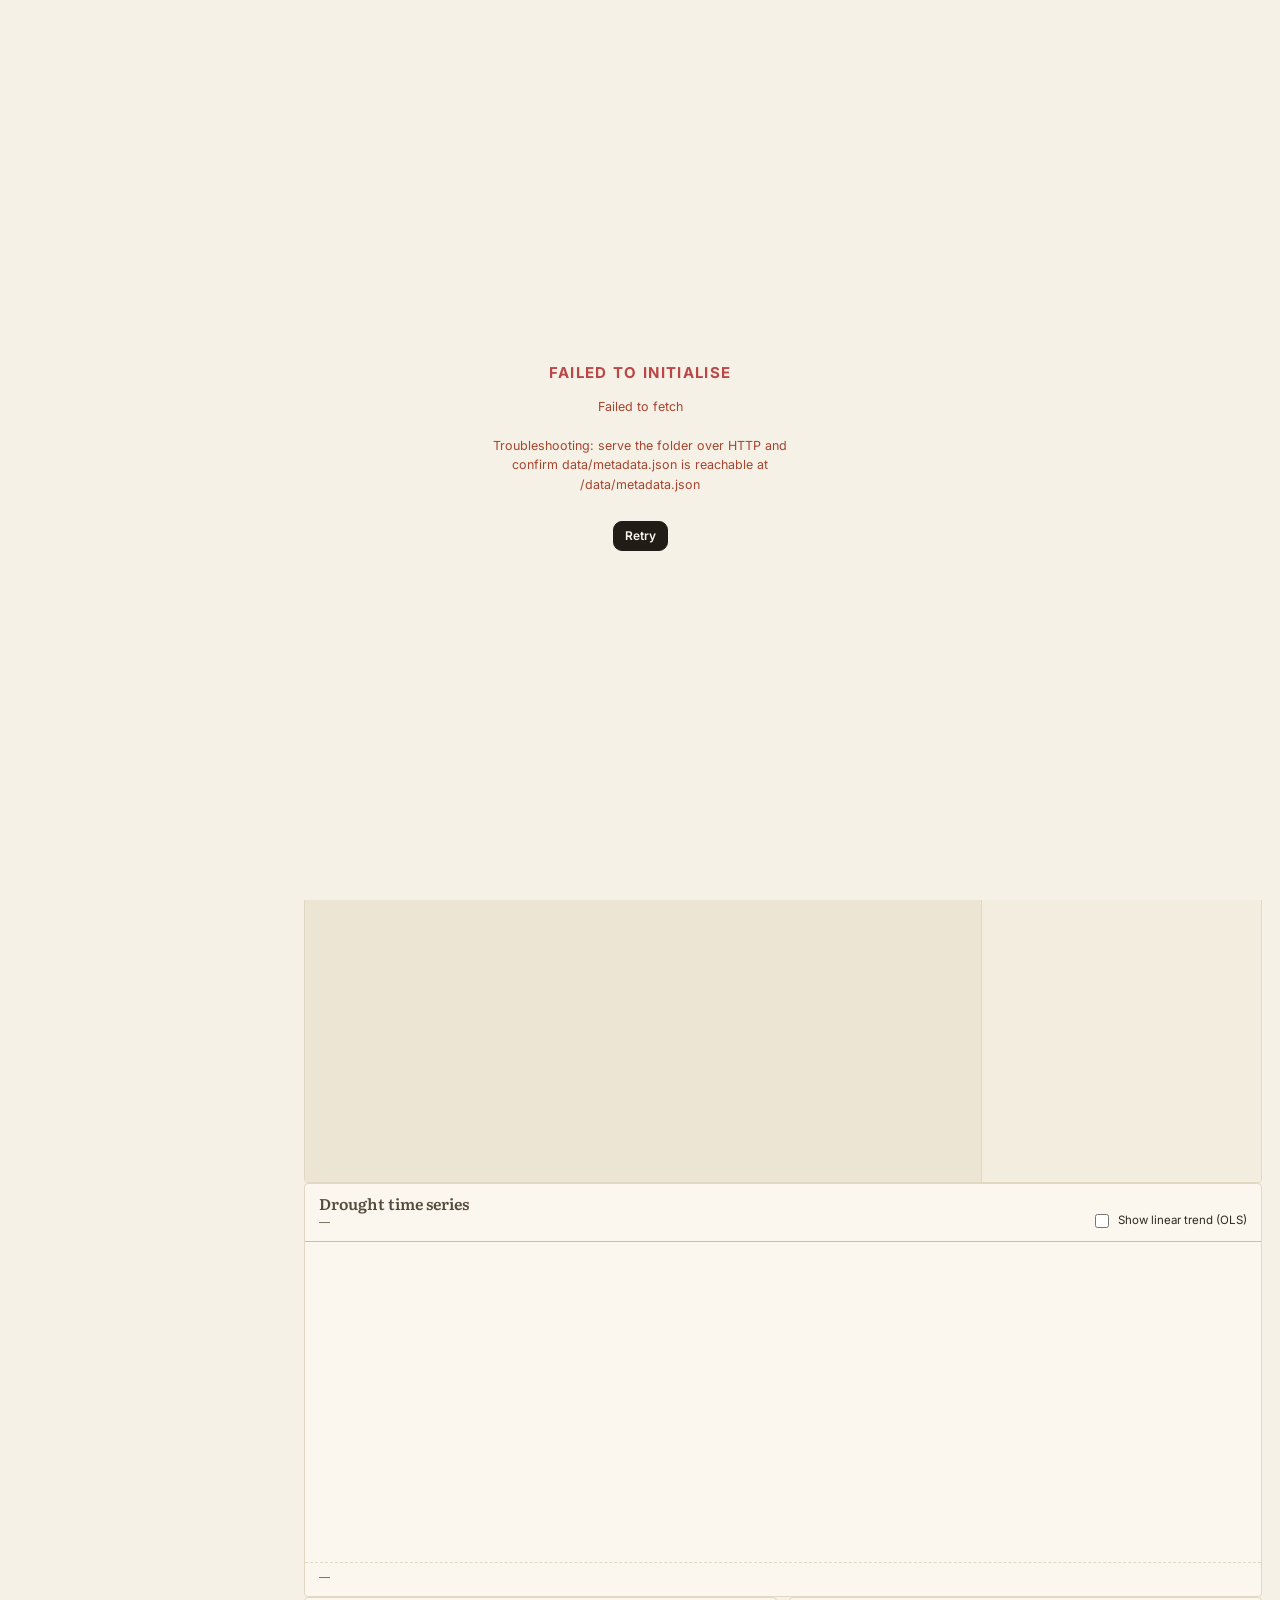
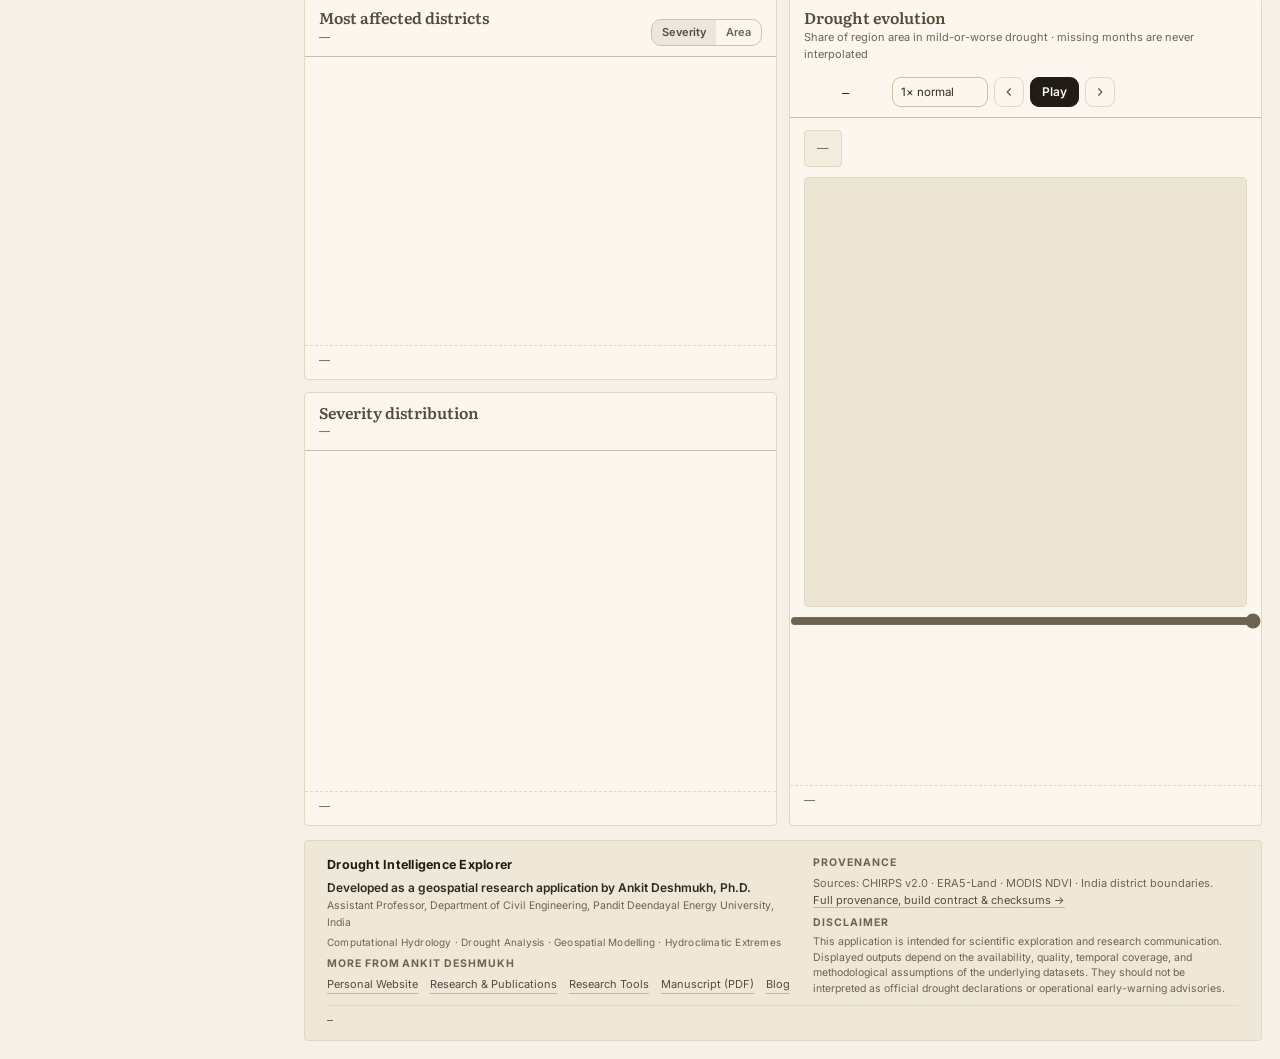
<file: index.html>
<!doctype html>
<html lang="en">
  <head>
    <meta charset="utf-8" />
    <meta
      name="viewport"
      content="width=device-width, initial-scale=1, viewport-fit=cover"
    />
    <!-- ================== Google Tag Manager (GTM-MDF5QQ4D) ==================
         dataLayer is initialised before the async container loader so that
         telemetry.js (assets/js/telemetry.js) can push deep-application
         events (tab views, filter use, exports, engagement value) from the
         very first interaction. Event schema: docs/analytics-events.md -->
    <script>
      window.dataLayer = window.dataLayer || [];
      function gtag() {
        dataLayer.push(arguments);
      }
      gtag("js", new Date());
    </script>
    <script
      async
      src="https://www.googletagmanager.com/gtm.js?id=GTM-MDF5QQ4D"
    ></script>
    <title>
      Drought Intelligence Explorer — India | Hydroclimatic Analytics
    </title>
    <meta
      name="description"
      content="An interactive geospatial research platform for historical drought analysis across India: SPI/SPEI, soil-moisture anomaly and vegetation condition indices at district resolution, with drought event, trend and propagation analysis."
    />
    <meta
      name="author"
      content="Ankit Deshmukh, Ph.D. — Pandit Deendayal Energy University"
    />
    <meta name="theme-color" content="#F6F1E6" />
    <link rel="icon" type="image/svg+xml" href="assets/images/favicon.svg?v=2026-11-26c" />
    <link rel="preconnect" href="https://fonts.googleapis.com" />
    <link rel="preconnect" href="https://fonts.gstatic.com" crossorigin />
    <link
      href="https://fonts.googleapis.com/css2?family=Inter:wght@400;500;600;700&family=IBM+Plex+Mono:wght@400;500&family=Literata:ital,opsz,wght@0,7..72,400..700;1,7..72,400&display=swap"
      rel="stylesheet"
    />
    <link
      rel="stylesheet"
      href="assets/css/leaflet.css"
      onerror="
        this.onerror = null;
        this.href = 'https://unpkg.com/leaflet@1.9.4/dist/leaflet.css';
      "
    />
    <link rel="stylesheet" href="assets/css/style.css?v=2026-11-26c" />
  </head>
  <body>
    <a class="skip-link" href="#workspace">Skip to main content</a>

    <!-- ======================= TOP NAVIGATION BAR ======================= -->
    <header class="topbar" id="topbar">
      <button
        class="icon-btn nav-toggle"
        id="navToggle"
        aria-label="Toggle filter panel"
        aria-expanded="false"
        aria-controls="sidebar"
      >
        <svg
          width="18"
          height="18"
          viewBox="0 0 24 24"
          fill="none"
          stroke="currentColor"
          stroke-width="2"
          aria-hidden="true"
        >
          <path d="M3 6h18M3 12h18M3 18h18" />
        </svg>
      </button>

      <div class="brand">
        <img
          class="brand-logo"
          src="assets/images/logo.svg?v=2026-11-26c"
          width="38"
          height="38"
          alt=""
        />
        <div class="brand-text">
          <h1 class="brand-title">Drought Intelligence Explorer</h1>
          <div class="brand-sub">India &middot; Hydroclimatic Analytics</div>
        </div>
        <a
          class="brand-author"
          id="brandAuthor"
          href="https://ankitdeshmukh.com/"
          target="_blank"
          rel="noopener"
          >Developed by Ankit Deshmukh, Ph.D.</a
        >
      </div>

      <!-- Help lives with the topbar utilities, not in the product bar
           (2026-11-22 design pass, register I7). The product row below is
           reserved for eras/products that render data; "How to use" opens the
           standalone tour, Documentation opens the docs workspace. -->
      <nav class="topnav" aria-label="Help and reference">
        <a
          class="top-util"
          id="tourLink"
          href="tour.html"
          aria-label="Guided tour — how to use this dashboard"
          data-tip-title="Guided tour"
          data-tip-body="A five-minute walkthrough: the three eras, the four products and their lenses, and where every control lives. Start here on a first visit."
        >
          <svg
            class="tu-ic"
            width="14"
            height="14"
            viewBox="0 0 24 24"
            fill="none"
            stroke="currentColor"
            stroke-width="1.9"
            stroke-linecap="round"
            stroke-linejoin="round"
            aria-hidden="true"
          >
            <circle cx="12" cy="12" r="9" />
            <path d="M15.6 8.4l-2.1 5.1-5.1 2.1 2.1-5.1z" />
          </svg>
          <span class="tu-full">How to use</span>
          <span class="tu-short">Tour</span>
        </a>
        <a
          class="top-util top-util-docs"
          id="topDocsLink"
          href="#data"
          aria-label="Documentation and resources"
          data-tip-title="Documentation &amp; resources"
          data-tip-body="Data sources, methodology, validation and limitations, reproducibility, downloads, licences and version history — the reference centre behind every number."
        >
          <svg
            class="tu-ic"
            width="14"
            height="14"
            viewBox="0 0 24 24"
            fill="none"
            stroke="currentColor"
            stroke-width="2"
            stroke-linecap="round"
            stroke-linejoin="round"
            aria-hidden="true"
          >
            <path d="M4 19.5A2.5 2.5 0 0 1 6.5 17H20" />
            <path d="M6.5 2H20v20H6.5A2.5 2.5 0 0 1 4 19.5v-15A2.5 2.5 0 0 1 6.5 2z" />
          </svg>
          <span class="tu-full">Documentation</span>
          <span class="tu-short">Docs</span>
        </a>
        <button
          type="button"
          class="icon-btn"
          id="fullscreenBtn"
          aria-label="Toggle fullscreen"
          title="Toggle fullscreen"
        >
          <svg
            width="15"
            height="15"
            viewBox="0 0 24 24"
            fill="none"
            stroke="currentColor"
            stroke-width="2"
            aria-hidden="true"
          >
            <path
              d="M8 3H5a2 2 0 0 0-2 2v3m18 0V5a2 2 0 0 0-2-2h-3m0 18h3a2 2 0 0 0 2-2v-3M3 16v3a2 2 0 0 0 2 2h3"
            />
          </svg>
        </button>
      </nav>

      <div class="topbar-status" id="topbarStatus" aria-live="polite">
        <span
          class="era-pill"
          id="eraPill"
          data-era="b"
          role="note"
          tabindex="0"
          aria-label="Era B: Gridded Multi-Source Product, 1981 to present"
          title="Era B — Gridded Multi-Source Product (CHIRPS, ERA5-Land, MODIS), 1981–present. Eras are labelled and never spliced."
          ><span class="era-dot" aria-hidden="true"></span>Era <b>B</b>
          &middot; Gridded Product</span
        >
        <span
          class="chip chip-static"
          id="chipDataMode"
          title="Data mode declared in data/metadata.json"
          >Data mode &middot; —</span
        >
        <span class="chip" id="chipUpdated">Updated &middot; —</span>
        <span class="chip" id="chipDate">View &middot; —</span>
        <span
          class="chip"
          id="chipAvail"
          title="Valid district-month observations / expected, current indicator"
          >Availability &middot; —</span
        >
      </div>
    </header>

    <!-- Hover/focus explainer for the product bar, lenses and topbar
         utilities (M7.4): one shared tooltip element, filled from
         data-tip-title/data-tip-body on the hovered or focused control after
         a short delay, so a passing pointer never flashes it. -->
    <div class="nav-tip" id="navTip" role="tooltip" hidden>
      <b class="nav-tip-title" id="navTipTitle"></b>
      <span class="nav-tip-body" id="navTipBody"></span>
    </div>

    <div class="layout" id="layout">
      <!-- ==================== STUDY CONTEXT SIDEBAR ====================
           One rail, two parts:
           · "Study context" group — Geography, Indicator, Analysis period.
             Genuinely shared state: every workspace and every panel follows
             it, in every tab.
           · sidebar-foot — Documentation & Resources (book icon), Reset,
             Export, Copy link and the collapse control.
           Workspace-specific controls live on the panels they drive
           (panel heads and the scope strips), not here. All control IDs
           are unchanged, so the wiring in app.js and filters.js is
           untouched. -->
      <aside class="sidebar" id="sidebar" aria-label="Workspace controls">
        <div class="sidebar-head">
          <span class="sidebar-title"
            >Controls
            <span class="sidebar-badge" id="sidebarTabBadge" aria-live="polite"
              >Overview</span
            ></span
          >
          <span class="sidebar-head-actions">
            <button
              type="button"
              class="icon-btn sidebar-expand"
              id="sidebarExpand"
              aria-expanded="false"
              aria-label="Expand filter panel"
              title="Show filters"
            >
              <svg
                width="16"
                height="16"
                viewBox="0 0 24 24"
                fill="none"
                stroke="currentColor"
                stroke-width="2"
                aria-hidden="true"
              >
                <path d="M3 5h18l-7 8v5.5L10 21v-8L3 5z" />
              </svg>
            </button>
            <button
              type="button"
              class="icon-btn sidebar-collapse"
              id="sidebarCollapse"
              aria-expanded="true"
              aria-controls="sidebarBody"
              aria-label="Collapse filter panel"
              title="Collapse filter panel"
            >
              <svg
                width="14"
                height="14"
                viewBox="0 0 24 24"
                fill="none"
                stroke="currentColor"
                stroke-width="2.4"
                aria-hidden="true"
              >
                <path d="M11 19l-7-7 7-7M18 19l-7-7 7-7" />
              </svg>
            </button>
            <button
              type="button"
              class="icon-btn sidebar-close"
              id="sidebarClose"
              aria-label="Close filters"
            >
              &times;
            </button>
          </span>
        </div>

        <!-- Collapsed rail: the four actions people reach for most stay one
             click away (Docs, Reset, Copy link, Export). They mirror the
             footer buttons; data-mini-action routes to the canonical control
             so no handler is duplicated. -->
        <div class="sidebar-mini" role="group" aria-label="Quick actions">
          <button
            type="button"
            class="mini-btn"
            data-mini-action="docs"
            title="Documentation &amp; Resources"
            aria-label="Documentation &amp; Resources"
          >
            <svg width="15" height="15" viewBox="0 0 24 24" fill="none" stroke="currentColor" stroke-width="2" stroke-linecap="round" stroke-linejoin="round" aria-hidden="true">
              <path d="M4 19.5A2.5 2.5 0 0 1 6.5 17H20" />
              <path d="M6.5 2H20v20H6.5A2.5 2.5 0 0 1 4 19.5v-15A2.5 2.5 0 0 1 6.5 2z" />
            </svg>
          </button>
          <button
            type="button"
            class="mini-btn"
            data-mini-action="reset"
            title="Reset all filters to their defaults"
            aria-label="Reset all filters to their defaults"
          >
            <svg width="15" height="15" viewBox="0 0 24 24" fill="none" stroke="currentColor" stroke-width="2" stroke-linecap="round" stroke-linejoin="round" aria-hidden="true">
              <polyline points="1 4 1 10 7 10" />
              <path d="M3.51 15a9 9 0 1 0 2.13-9.36L1 10" />
            </svg>
          </button>
          <button
            type="button"
            class="mini-btn"
            data-share
            title="Copy a link to the current analysis view"
            aria-label="Copy a link to the current analysis view"
          >
            <svg width="15" height="15" viewBox="0 0 24 24" fill="none" stroke="currentColor" stroke-width="2" stroke-linecap="round" stroke-linejoin="round" aria-hidden="true">
              <path d="M10 13a5 5 0 0 0 7.54.54l3-3a5 5 0 0 0-7.07-7.07l-1.72 1.71" />
              <path d="M14 11a5 5 0 0 0-7.54-.54l-3 3a5 5 0 0 0 7.07 7.07l1.71-1.71" />
            </svg>
          </button>
          <button
            type="button"
            class="mini-btn"
            data-mini-action="export"
            title="Export the current analysis"
            aria-label="Export the current analysis"
          >
            <svg width="15" height="15" viewBox="0 0 24 24" fill="none" stroke="currentColor" stroke-width="2" stroke-linecap="round" stroke-linejoin="round" aria-hidden="true">
              <path d="M21 15v4a2 2 0 0 1-2 2H5a2 2 0 0 1-2-2v-4" />
              <path d="M7 10l5 5 5-5M12 15V3" />
            </svg>
          </button>
        </div>

        <div class="sidebar-body" id="sidebarBody">
        <!-- Persistent study context: shared by all products. The
             grouping wrapper is purely visual; section visibility and the
             wiring of every control are unchanged. -->
        <div class="side-group" aria-label="Study context">
          <div class="side-group-label">
            Study context
            <span class="group-note">&mdash; applies to every Record view</span>
          </div>

        <!-- OVERVIEW · Observation date (M7.4). The date drives every
             Overview panel, so the controls lead the rail — reachable without
             scrolling to the panels they change. Shown only while Overview is
             the active lens (body[data-tab="overview"]). -->
        <section
          class="side-sec tab-sec"
          data-side="overview"
          aria-labelledby="secObsH"
        >
          <h2 id="secObsH">Observation date</h2>
          <div class="field-row">
            <label class="field"
              ><span class="field-label">Year</span>
              <select id="yearSelect" aria-label="Observation year"></select
            ></label>
            <label class="field"
              ><span class="field-label">Month</span>
              <select id="monthSelect" aria-label="Observation month"></select
            ></label>
          </div>
          <div class="date-slider-row">
            <input
              type="range"
              id="dateSlider"
              min="0"
              max="239"
              value="239"
              step="1"
              aria-label="Observation date slider"
            />
          </div>
          <span class="mono date-slider-label" id="dateSliderLabel">—</span>
          <button
            type="button"
            class="btn btn-ghost btn-block"
            id="latestBtn"
            title="Jump to the latest available observation"
          >
            Latest observation
          </button>
          <p class="side-note" id="datePanelMeta">—</p>
        </section>

        <!-- GLOBAL · Geography -->
        <section class="side-sec" data-side="global" aria-labelledby="secGeoH">
          <h2 id="secGeoH">Geography</h2>
          <label class="field">
            <span class="field-label">Geographic extent</span>
            <select id="extentSelect">
              <option value="india" selected>All India</option>
              <option value="state">State / Union Territory</option>
              <option value="district">District</option>
            </select>
          </label>
          <label class="field">
            <span class="field-label">State / UT</span>
            <select id="stateSelect" disabled>
              <option value="">— select state —</option>
            </select>
          </label>
          <label class="field">
            <span class="field-label">District</span>
            <select id="districtSelect" disabled>
              <option value="">— select state first —</option>
            </select>
          </label>
        </section>

        <!-- GLOBAL · Indicator -->
        <section class="side-sec" data-side="global" aria-labelledby="secIndH">
          <h2 id="secIndH">Drought indicator</h2>
          <div
            class="ind-list"
            id="indicatorList"
            role="radiogroup"
            aria-label="Drought indicator"
          >
            <p class="side-note">Loading indicators…</p>
          </div>
          <p
            class="side-note"
            id="indicatorAvailability"
            aria-live="polite"
          ></p>
        </section>

        <!-- GLOBAL · Analysis period -->
        <section class="side-sec" data-side="global" aria-labelledby="secTimeH">
          <h2 id="secTimeH">Analysis period</h2>
          <div class="field-row">
            <label class="field"
              ><span class="field-label">From year</span>
              <select id="fromYearSelect"></select
            ></label>
            <label class="field"
              ><span class="field-label">To year</span>
              <select id="toYearSelect"></select
            ></label>
          </div>
          <label class="field">
            <span class="field-label"
              >Season
              <span
                class="tip"
                tabindex="0"
                data-tip="Restricts historical statistics (frequency, comparison table) to the selected months. Drought-event runs are always identified on the continuous monthly series."
                aria-label="Season explanation"
                >?</span
              ></span
            >
            <select id="seasonSelect">
              <option value="all" selected>All months</option>
              <option value="sw_monsoon">SW monsoon (Jun–Sep)</option>
              <option value="post_monsoon">Post-monsoon (Oct–Dec)</option>
              <option value="pre_monsoon">Pre-monsoon (Mar–May)</option>
              <option value="cold">Cold season (Jan–Feb)</option>
            </select>
          </label>
        </section>

        </div>
        <!-- /side-group: study context -->

        <!-- ================= PRODUCT CONSOLES (M7.4) =================
             The rail is never empty and never shows controls that do not
             apply (Owner request, 2026-11-22). Eras/products that carry their
             own controls get a console here; the Era-B study-context group
             above is hidden on those tabs by CSS, and Documentation gets a
             contents index instead of the Era-B filters. Readouts mirror the
             panel controls (one source of truth: the panel select); the
             chips and anchor buttons drive them through their existing
             change events, so no analytic code is duplicated. -->
        <section
          class="side-sec tab-sec rail-console"
          data-side="projections"
          aria-labelledby="secProjRailH"
        >
          <h2 id="secProjRailH">Era C console</h2>
          <dl class="rail-read" aria-live="polite">
            <div><dt>Scenario</dt><dd id="railProjScenario">—</dd></div>
            <div><dt>Indicator</dt><dd id="railProjVariable">—</dd></div>
            <div><dt>Statistic</dt><dd id="railProjStat">—</dd></div>
            <div><dt>Window</dt><dd id="railProjWindow">—</dd></div>
          </dl>
          <div class="rail-chips" role="group" aria-label="Projection presets">
            <button type="button" class="rail-chip" data-proj-stat="agreement_moderate">
              Agreement
            </button>
            <button type="button" class="rail-chip" data-proj-stat="band">
              Median + band
            </button>
            <button type="button" class="rail-chip" data-proj-stat="dir_agreement_drier">
              Direction
            </button>
            <button type="button" class="rail-chip" data-proj-window="late">
              Late century
            </button>
          </div>
          <p class="side-note">
            Era C is <b>model simulation</b>, never a forecast. The same
            selection also drives the band chart, the map and the events panel.
          </p>
        </section>

        <section
          class="side-sec tab-sec rail-console"
          data-side="atlas"
          aria-labelledby="secAtlasRailH"
        >
          <h2 id="secAtlasRailH">Atlas scrubber</h2>
          <dl class="rail-read" aria-live="polite">
            <div><dt>Timescale</dt><dd id="railAtlasVariable">—</dd></div>
            <div><dt>Month</dt><dd id="railAtlasMonth">—</dd></div>
            <div><dt>Year</dt><dd id="railAtlasYear">—</dd></div>
          </dl>
          <div class="rail-chips" role="group" aria-label="Historical drought anchors">
            <button type="button" class="rail-chip" data-atlas-year="1918">1918</button>
            <button type="button" class="rail-chip" data-atlas-year="1965">1965</button>
            <button type="button" class="rail-chip" data-atlas-year="1972">1972</button>
            <button type="button" class="rail-chip" data-atlas-year="1987">1987</button>
            <button type="button" class="rail-chip" data-atlas-year="2002">2002</button>
          </div>
          <p class="side-note">
            Era A reconstruction, 1901&ndash;2025. One year is fetched per
            frame; the record is never spliced with Era B.
          </p>
        </section>

        <section
          class="side-sec tab-sec rail-console"
          data-side="data"
          aria-labelledby="secDocsRailH"
        >
          <h2 id="secDocsRailH">Contents</h2>
          <nav class="rail-nav" aria-label="Documentation sections">
            <span class="rail-nav-title">Reference</span>
            <button type="button" data-doc="doc-a-about">A &middot; About the Explorer</button>
            <button type="button" data-doc="doc-b-dataset">B &middot; Data sources</button>
            <button type="button" data-doc="doc-c-methods">C &middot; Methodology</button>
            <button type="button" data-doc="doc-d-quality">D &middot; Validation &amp; quality</button>
            <button type="button" data-doc="doc-e-limits">E &middot; Uncertainty &amp; limits</button>
            <button type="button" data-doc="doc-f-repro">F &middot; Reproducibility</button>
            <button type="button" data-doc="doc-g-downloads">G &middot; Downloads &amp; citation</button>
            <span class="rail-nav-title">Version &amp; handbook</span>
            <button type="button" data-doc="doc-h-versions">H &middot; Version history</button>
            <button type="button" data-doc="doc-i-guide">I &middot; User guide</button>
            <button type="button" data-doc="doc-j-glossary">J &middot; Glossary</button>
            <span class="rail-nav-title">v2.0 evidence</span>
            <button type="button" data-doc="doc-k-methodology">K &middot; Living methodology</button>
            <button type="button" data-doc="doc-l-governance">L &middot; Governance &amp; licences</button>
            <button type="button" data-doc="doc-m-reality">M &middot; Reality checks</button>
            <button type="button" data-doc="doc-n-status">N &middot; Data status</button>
            <span class="rail-nav-title">Querying</span>
            <button type="button" data-doc="doc-p-sql">P &middot; Querying the data (SQL)</button>
          </nav>
          <a class="rail-link" href="tour.html">Start the guided tour &rarr;</a>
          <a
            class="rail-link"
            href="manuscript/main_v2.pdf"
            target="_blank"
            rel="noopener"
            >Read the manuscript &rarr;</a
          >
        </section>

        <section
          class="side-sec tab-sec rail-console"
          data-side="engine"
          aria-labelledby="secEngineRailH"
        >
          <h2 id="secEngineRailH">Engine Lab</h2>
          <p class="side-note">
            SQL runs inside your browser on the published Parquet store &mdash;
            nothing is uploaded and no server is involved.
          </p>
          <nav class="rail-nav" aria-label="Engine Lab references">
            <a class="rail-link" href="tour.html#engine">Tour &middot; querying the record</a>
            <button type="button" data-doc="doc-f-repro">
              Reproducibility notes <span class="rail-sec-ref">section F</span>
            </button>
            <button type="button" data-doc="doc-b-dataset">
              Data sources <span class="rail-sec-ref">section B</span>
            </button>
          </nav>
        </section>

        <div class="sidebar-foot">
          <div class="foot-actions">
            <button
              type="button"
              class="foot-btn foot-btn-docs"
              id="footDocsBtn"
              title="Documentation &amp; Resources — data sources, methodology, validation, downloads"
            >
              <svg
                width="14"
                height="14"
                viewBox="0 0 24 24"
                fill="none"
                stroke="currentColor"
                stroke-width="2"
                stroke-linecap="round"
                stroke-linejoin="round"
                aria-hidden="true"
              >
                <path d="M4 19.5A2.5 2.5 0 0 1 6.5 17H20" />
                <path
                  d="M6.5 2H20v20H6.5A2.5 2.5 0 0 1 4 19.5v-15A2.5 2.5 0 0 1 6.5 2z"
                />
              </svg>
              <span>Docs</span>
            </button>
            <button
              type="button"
              class="foot-btn"
              id="resetBtn"
              title="Reset all filters to their defaults"
            >
              <svg
                width="14"
                height="14"
                viewBox="0 0 24 24"
                fill="none"
                stroke="currentColor"
                stroke-width="2"
                stroke-linecap="round"
                stroke-linejoin="round"
                aria-hidden="true"
              >
                <polyline points="1 4 1 10 7 10" />
                <path d="M3.51 15a9 9 0 1 0 2.13-9.36L1 10" />
              </svg>
              <span>Reset</span>
            </button>
            <button
              type="button"
              class="foot-btn"
              id="footExportBtn"
              title="Export the current analysis"
            >
              <svg
                width="14"
                height="14"
                viewBox="0 0 24 24"
                fill="none"
                stroke="currentColor"
                stroke-width="2"
                stroke-linecap="round"
                stroke-linejoin="round"
                aria-hidden="true"
              >
                <path d="M21 15v4a2 2 0 0 1-2 2H5a2 2 0 0 1-2-2v-4" />
                <path d="M7 10l5 5 5-5M12 15V3" />
              </svg>
              <span id="footExportLabel">Export</span>
            </button>
            <button
              type="button"
              class="foot-btn"
              id="footShareBtn"
              title="Copy a link to the current analysis view"
            >
              <svg
                width="14"
                height="14"
                viewBox="0 0 24 24"
                fill="none"
                stroke="currentColor"
                stroke-width="2"
                stroke-linecap="round"
                stroke-linejoin="round"
                aria-hidden="true"
              >
                <path
                  d="M10 13a5 5 0 0 0 7.54.54l3-3a5 5 0 0 0-7.07-7.07l-1.72 1.71"
                />
                <path
                  d="M14 11a5 5 0 0 0-7.54-.54l-3 3a5 5 0 0 0 7.07 7.07l1.71-1.71"
                />
              </svg>
              <span>Copy</span>
            </button>
            <button
              type="button"
              class="foot-btn"
              id="footCollapseBtn"
              title="Collapse the control panel"
            >
              <svg
                width="14"
                height="14"
                viewBox="0 0 24 24"
                fill="none"
                stroke="currentColor"
                stroke-width="2.4"
                stroke-linecap="round"
                stroke-linejoin="round"
                aria-hidden="true"
              >
                <path d="M11 19l-7-7 7-7M18 19l-7-7 7-7" />
              </svg>
              <span>Hide</span>
            </button>
          </div>
          <!-- D22: colour is a location, not a preference. The chrome takes
               the active surface's identity hue; there is nothing to choose. -->
          <div class="colour-rule" id="colourRule">
            <span class="colour-rule-head">
              <span class="colour-rule-dot" aria-hidden="true"></span>
              <span class="colour-rule-label" id="colourRuleLabel">Colour follows the view</span>
            </span>
            <span class="colour-rule-body">
              Each product and lens owns one hue; the rail, focus ring and
              charts take it. Drought severity keeps its own fixed ramp.
            </span>
          </div>
          <div class="foot-line" id="footPeriod">—</div>
          <div class="foot-line" id="footRes">—</div>
          <div class="foot-line" id="footMode">—</div>
        </div>
        </div>
      </aside>
      <div class="scrim" id="scrim" hidden></div>

      <!-- ======================= WORKSPACE ======================= -->
      <main class="workspace" id="workspace">
        <!-- Product-first navigation (M10.3c): one top-level destination per
             era/product, with its analytical lenses beneath. The four Era-B
             lenses are four questions about ONE gridded record — never four
             datasets — so they no longer compete as peer top-level tabs. -->
        <div class="tab-nav">
          <nav class="tab-groups" aria-label="Data products and tools">
            <a
              class="tab-group"
              href="#overview"
              data-group="record"
              aria-current="page"
              data-tip-title="Record · gridded product"
              data-tip-body="The gridded multi-source record: SPI and SPEI at 1/3/6/12 months, soil-moisture anomaly and VCI for 724 districts. Observation-based, era-labelled."
            >
              <span class="tg-name">Record</span
              ><span class="tg-years" id="recordYears">1981–present</span>
            </a>
            <a
              class="tab-group"
              href="#projections"
              data-group="projections"
              data-tip-title="Projections · 2015–2100"
              data-tip-body="Era C: 8 bias-corrected CMIP6 models (the committed subset of a 22-model archive) under SSP2-4.5 and SSP5-8.5 - ensemble median, spread and model agreement. Simulations, never forecasts."
            >
              <span class="tg-name">Projections</span
              ><span class="tg-years">2015–2100</span>
            </a>
            <a
              class="tab-group"
              href="#atlas"
              data-group="atlas"
              data-tip-title="Atlas · 1901–2025"
              data-tip-body="Era A: the Drought Atlas of India SPEI reconstruction, 1901–2025, mapped by district. Long historical droughts, never spliced with the record."
            >
              <span class="tg-name">Atlas</span
              ><span class="tg-years">1901–2025</span>
            </a>
            <a
              class="tab-group tab-group-tool"
              href="#engine"
              data-group="tools"
              data-tip-title="Engine Lab"
              data-tip-body="Run SQL directly over the published Parquet store in your browser (DuckDB-WASM): no server, no upload, exact file counts and query timings."
            >
              <span class="tg-name">Engine Lab</span
              ><span class="tg-years">SQL over the record</span>
            </a>
          </nav>
          <div class="tab-lenses" id="tabLenses">
            <span class="lens-label" aria-hidden="true">Views</span>
            <div
              class="tabs"
              role="tablist"
              aria-label="Record views"
              data-group-panel="record"
            >
              <button
                type="button"
                role="tab"
                id="tabOverview"
                data-lens="overview"
                aria-selected="true"
                aria-controls="viewOverview"
                data-tip-title="Overview"
                data-tip-body="One month, district by district: severity map, headline drought area, national series, ranking and evolution."
              >
                <svg
                  class="tab-ic"
                  width="14"
                  height="14"
                  viewBox="0 0 24 24"
                  fill="none"
                  stroke="currentColor"
                  stroke-width="2"
                  stroke-linecap="round"
                  stroke-linejoin="round"
                  aria-hidden="true"
                >
                  <path d="M1 6l7-3 8 3 7-3v15l-7 3-8-3-7 3z" />
                  <path d="M8 3v15M16 6v15" />
                </svg>
                Overview
              </button>
              <button
                type="button"
                role="tab"
                id="tabHistorical"
                data-lens="historical"
                aria-selected="false"
                aria-controls="viewHistorical"
                tabindex="-1"
                data-tip-title="Historical Analysis"
                data-tip-body="Frequency, duration, severity of drought runs, plus long-term trends tested with Mann–Kendall, Sen's slope and the Hamed–Rao correction."
              >
                <svg
                  class="tab-ic"
                  width="14"
                  height="14"
                  viewBox="0 0 24 24"
                  fill="none"
                  stroke="currentColor"
                  stroke-width="2"
                  stroke-linecap="round"
                  stroke-linejoin="round"
                  aria-hidden="true"
                >
                  <path d="M18 20V10M12 20V4M6 20v-6" />
                </svg>
                Historical Analysis
              </button>
              <button
                type="button"
                role="tab"
                id="tabEvents"
                data-lens="events"
                aria-selected="false"
                aria-controls="viewEvents"
                tabindex="-1"
                data-tip-title="Drought Events"
                data-tip-body="Every qualifying drought run (≥ 3 months below the truncation level): start, duration, severity, recovery, plus the sensitivity panel."
              >
                <svg
                  class="tab-ic"
                  width="14"
                  height="14"
                  viewBox="0 0 24 24"
                  fill="none"
                  stroke="currentColor"
                  stroke-width="2"
                  stroke-linecap="round"
                  stroke-linejoin="round"
                  aria-hidden="true"
                >
                  <path d="M22 12h-4l-3 9L9 3l-3 9H2" />
                </svg>
                Drought Events
              </button>
              <button
                type="button"
                role="tab"
                id="tabPropagation"
                data-lens="propagation"
                aria-selected="false"
                aria-controls="viewPropagation"
                tabindex="-1"
                data-tip-title="Propagation &amp; Relationships"
                data-tip-body="How drought propagates through the system: lagged cross-correlation between rainfall, soil moisture and vegetation, with a moving-block bootstrap confidence band."
              >
                <svg
                  class="tab-ic"
                  width="14"
                  height="14"
                  viewBox="0 0 24 24"
                  fill="none"
                  stroke="currentColor"
                  stroke-width="2"
                  stroke-linecap="round"
                  stroke-linejoin="round"
                  aria-hidden="true"
                >
                  <circle cx="6" cy="18" r="3" />
                  <circle cx="18" cy="6" r="3" />
                  <path d="M6 15V9a3 3 0 0 1 3-3h6" />
                </svg>
                Propagation &amp; Relationships
              </button>
              <button
                type="button"
                role="tab"
                id="tabCrossval"
                data-lens="crossval"
                aria-selected="false"
                aria-controls="viewCrossval"
                tabindex="-1"
                data-tip-title="Cross-validation"
                data-tip-body="Era A against Era B over 1981–2014: agreement, bias, within-one-class share and the X7 seam uncertainty, district by district."
              >
                <svg
                  class="tab-ic"
                  width="14"
                  height="14"
                  viewBox="0 0 24 24"
                  fill="none"
                  stroke="currentColor"
                  stroke-width="2"
                  stroke-linecap="round"
                  stroke-linejoin="round"
                  aria-hidden="true"
                >
                  <path d="M3 7h13l-3-3M21 17H8l3 3" />
                </svg>
                Cross-validation
              </button>
              <button
                type="button"
                role="tab"
                id="tabDistrict"
                data-lens="district"
                aria-selected="false"
                aria-controls="viewDistrict"
                tabindex="-1"
                data-tip-title="District profile"
                data-tip-body="A one-page dossier for any district: this month's state, the ten indicators, the long-term trend, its drought events and the era-by-era evidence."
              >
                <svg
                  class="tab-ic"
                  width="14"
                  height="14"
                  viewBox="0 0 24 24"
                  fill="none"
                  stroke="currentColor"
                  stroke-width="2"
                  stroke-linecap="round"
                  stroke-linejoin="round"
                  aria-hidden="true"
                >
                  <path d="M20 10c0 6-8 12-8 12s-8-6-8-12a8 8 0 0 1 16 0z" />
                  <circle cx="12" cy="10" r="3" />
                </svg>
                District profile
              </button>
            </div>
            <div
              class="tabs"
              role="tablist"
              aria-label="Projection views"
              data-group-panel="projections"
              hidden
            >
              <button
                type="button"
                role="tab"
                id="tabProjections"
                data-lens="projections"
                aria-selected="false"
                aria-controls="viewProjections"
                tabindex="-1"
                data-tip-title="Future Projections"
                data-tip-body="What the models project for this century: pick a scenario, statistic and time window to map median change, spread or model agreement."
              >
                <svg
                  class="tab-ic"
                  width="14"
                  height="14"
                  viewBox="0 0 24 24"
                  fill="none"
                  stroke="currentColor"
                  stroke-width="2"
                  stroke-linecap="round"
                  stroke-linejoin="round"
                  aria-hidden="true"
                >
                  <polyline points="22 7 13.5 15.5 8.5 10.5 2 17" />
                  <polyline points="16 7 22 7 22 13" />
                </svg>
                Future Projections
              </button>
              <button
                type="button"
                role="tab"
                id="tabSummary"
                data-lens="summary"
                aria-selected="false"
                aria-controls="viewSummary"
                tabindex="-1"
                data-tip-title="Drought to 2100"
                data-tip-body="The agreement-first summary: how drought area changes by the end of the century, by how much, and how many models agree on the sign."
              >
                <svg
                  class="tab-ic"
                  width="14"
                  height="14"
                  viewBox="0 0 24 24"
                  fill="none"
                  stroke="currentColor"
                  stroke-width="2"
                  stroke-linecap="round"
                  stroke-linejoin="round"
                  aria-hidden="true"
                >
                  <line x1="4" y1="20" x2="20" y2="20" />
                  <rect x="6" y="12" width="3" height="8" />
                  <rect x="12" y="7" width="3" height="13" />
                  <rect x="18" y="3" width="3" height="17" />
                </svg>
                Drought to 2100
              </button>
            </div>
            <div
              class="tabs"
              role="tablist"
              aria-label="Atlas view"
              data-group-panel="atlas"
              hidden
            >
              <button
                type="button"
                role="tab"
                id="tabAtlas"
                data-lens="atlas"
                aria-selected="false"
                aria-controls="viewAtlas"
                tabindex="-1"
                data-tip-title="Atlas 1901–2025"
                data-tip-body="Scrub the Era-A reconstruction year by year and read drought-class shares for any month — 1918, 1965, 1972, 1987 and 2002 are one click away."
              >
                <svg
                  class="tab-ic"
                  width="14"
                  height="14"
                  viewBox="0 0 24 24"
                  fill="none"
                  stroke="currentColor"
                  stroke-width="2"
                  stroke-linecap="round"
                  stroke-linejoin="round"
                  aria-hidden="true"
                >
                  <circle cx="12" cy="12" r="9" />
                  <path d="M12 7v5l3 3" />
                </svg>
                Atlas 1901–2025
              </button>
            </div>
            <div
              class="tabs"
              role="tablist"
              aria-label="Engine Lab"
              data-group-panel="tools"
              hidden
            >
              <button
                type="button"
                role="tab"
                id="tabEngine"
                data-lens="engine"
                aria-selected="false"
                aria-controls="viewEngine"
                tabindex="-1"
                data-tip-title="Engine Lab"
                data-tip-body="Query the published store yourself: presets or your own SQL over the Parquet files, with row counts, timings, byte traffic and CSV export."
              >
                <svg
                  class="tab-ic"
                  width="14"
                  height="14"
                  viewBox="0 0 24 24"
                  fill="none"
                  stroke="currentColor"
                  stroke-width="2"
                  stroke-linecap="round"
                  stroke-linejoin="round"
                  aria-hidden="true"
                >
                  <ellipse cx="12" cy="5" rx="9" ry="3" />
                  <path d="M3 5v14c0 1.66 4 3 9 3s9-1.34 9-3V5" />
                  <path d="M3 12c0 1.66 4 3 9 3s9-1.34 9-3" />
                </svg>
                Engine Lab
              </button>
            </div>
          </div>
        </div>

        <!-- ============ VIEW 1: OVERVIEW ============ -->
        <div id="viewOverview" role="tabpanel" aria-labelledby="tabOverview">
          <div class="view-intro is-compact" id="introOverview" aria-label="Workspace introduction">
            <span class="vi-step">1</span>
            <div class="vi-body">
              <div class="vi-title">
                Overview <span class="vi-tag">Start here</span>
                <span class="vi-hint"
                  >A documented drought month, district by district &mdash; and
                  how the record has changed.</span
                >
                <button
                  type="button"
                  class="icon-btn vi-toggle"
                  data-intro="overview"
                  aria-expanded="false"
                  aria-controls="introDetailOverview"
                  aria-label="Expand workspace introduction"
                  title="Minimise / expand"
                >
                  <svg
                    width="11"
                    height="11"
                    viewBox="0 0 24 24"
                    fill="none"
                    stroke="currentColor"
                    stroke-width="2.4"
                    aria-hidden="true"
                  >
                    <path d="M6 15l6-6 6 6" />
                  </svg>
                </button>
              </div>
              <div class="vi-detail" id="introDetailOverview">
                <p>
                  What do the latest available observations indicate, and how
                  has drought changed? Move through the record with the date
                  controls, then read the map, summary cards and charts.
                </p>
                <div class="vi-steps" aria-label="Quick start">
                  <span
                    ><b>1</b> Set geography, indicator &amp; period in the
                    filter panel</span
                  >
                  <span><b>2</b> Pick an observation date below</span>
                  <span
                    ><b>3</b> Click a district to focus every tab</span
                  >
                </div>
              </div>
            </div>
            <div class="vi-actions">
              <button type="button" class="vi-link" data-doc="doc-a-about">
                About &amp; methods
              </button>
              <a
                class="vi-link"
                href="manuscript/main_v2.pdf"
                target="_blank"
                rel="noopener"
                >Read the paper &nearr;</a
              >
            </div>
          </div>

          <!-- Answers first: one question per card, each routing to the
               workspace that holds the evidence. The cards never re-state a
               number — they point at where the number, its window and its
               sample size live. -->
          <section class="ask-band" aria-labelledby="askHeading">
            <div class="ask-head">
              <h2 id="askHeading">Ask the record</h2>
              <p>
                Every answer carries its era, window and sample size.
                <button type="button" class="ask-more" data-ask="atlas">
                  Or go back to 1901 &rarr;
                </button>
              </p>
            </div>
            <button type="button" class="ask-card" data-ask="latest">
              <span class="q">Where is drought biting right now?</span>
              <span class="a"
                >Area-weighted severity for the selected month, district by
                district.</span
              >
              <span class="go">Read the map &rarr;</span>
            </button>
            <button type="button" class="ask-card" data-ask="historical">
              <span class="q">Has drought become more frequent here?</span>
              <span class="a"
                >Mann&ndash;Kendall trend, Sen slope and FDR-corrected
                significance for this region.</span
              >
              <span class="go">Open Historical Analysis &rarr;</span>
            </button>
            <button type="button" class="ask-card" data-ask="events">
              <span class="q">Which droughts were the worst on record?</span>
              <span class="a"
                >Runs analysis: duration, severity and recovery for every
                qualifying event.</span
              >
              <span class="go">Open Drought Events &rarr;</span>
            </button>
            <button type="button" class="ask-card" data-ask="projections">
              <span class="q">How do the scenarios diverge after 2026?</span>
              <span class="a"
                >Bias-corrected CMIP6 ensemble median and spread &mdash;
                projections, never forecasts.</span
              >
              <span class="go">Open Future Projections &rarr;</span>
            </button>
          </section>

          <!-- The observation date lives in the sidebar (M7.4): every Overview
               panel (summary cards, map, time series, ranking, evolution)
               follows it, and a rail control is easier to reach than a strip
               that scrolls away with the panels it drives. -->

          <!-- Summary statistics -->
          <section class="kpi-row" id="kpiRow" aria-label="Scientific summary">
            <div class="kpi-card" id="kpiArea">
              <div class="kpi-head">
                <span class="kpi-label"
                  >Drought-affected area
                  <span
                    class="tip kpi-tip"
                    tabindex="0"
                    data-tip="Total equal-area district surface in mild drought or worse at the selected date, computed from the loaded dataset."
                    aria-label="Drought-affected area explanation"
                    >?</span
                  ></span>
              </div>
              <div class="kpi-value" data-value>—</div>
              <div class="kpi-sub" data-share>—</div>
              <div class="kpi-delta" data-delta>—</div>
              <div class="kpi-foot">
                Mild drought or worse &middot; equal-area km²
              </div>
            </div>
            <div class="kpi-card" id="kpiSevere">
              <div class="kpi-head">
                <span class="kpi-label"
                  >Severe + extreme area
                  <span
                    class="tip kpi-tip"
                    tabindex="0"
                    data-tip="Area in the severe and extreme drought classes — the stricter subset of drought-affected area."
                    aria-label="Severe and extreme area explanation"
                    >?</span
                  ></span>
              </div>
              <div class="kpi-value" data-value>—</div>
              <div class="kpi-sub" data-share>—</div>
              <div class="kpi-foot">
                Severe and extreme classes &middot; equal-area km²
              </div>
            </div>
            <div class="kpi-card" id="kpiIntensity">
              <div class="kpi-head">
                <span class="kpi-label"
                  >Mean indicator
                  <span
                    class="tip kpi-tip"
                    tabindex="0"
                    data-tip="Area-weighted mean of the current indicator over districts with valid data, classified with the indicator's own thresholds."
                    aria-label="Mean indicator explanation"
                    >?</span
                  ></span>
              </div>
              <div class="kpi-value" data-value>—</div>
              <div class="kpi-sub" data-class>—</div>
              <div class="kpi-foot" data-agg>Area-weighted mean indicator</div>
            </div>
            <div class="kpi-card" id="kpiDistricts">
              <div class="kpi-head">
                <span class="kpi-label"
                  >Districts in drought
                  <span
                    class="tip kpi-tip"
                    tabindex="0"
                    data-tip="Districts at or below the mild-drought threshold at the selected date; the red count is the severe-or-worse subset."
                    aria-label="Districts in drought explanation"
                    >?</span
                  ></span>
              </div>
              <div class="kpi-value" data-value>—</div>
              <div class="kpi-sub" data-severe>—</div>
              <div class="kpi-foot" data-coverage>—</div>
            </div>
          </section>

          <!-- Receipts for the four cards above: era · product · window ·
               baseline · n. Filled by renderKPIs(); never hand-typed. -->
          <div
            class="evidence"
            id="evidenceLine"
            aria-live="polite"
            aria-label="Evidence for the summary statistics"
          ></div>

          <!-- Main map -->
          <section class="panel map-panel" id="mapPanel">
            <div class="panel-head">
              <div class="panel-titles">
                <h2 class="panel-title" id="mapPanelTitle">
                  Drought conditions by district
                </h2>
                <span class="panel-meta" id="mapPanelMeta">—</span>
              </div>
              <div class="panel-actions">
                <button
                  type="button"
                  class="btn btn-ghost"
                  id="mapPngBtn"
                  title="Export the current map view as PNG"
                >
                  Export PNG
                </button>
              </div>
            </div>
            <!-- Panel-local display controls: they shape THIS map only,
                 except the basemap, which every map in the app follows. -->
            <div class="map-toolbar" id="mapToolbar" role="group" aria-label="Map display controls">
              <label class="map-ctl"
                ><span>Colour</span>
                <select id="colourMode" class="panel-ctl" aria-label="Colour mode">
                  <option value="classes" selected>Severity classes</option>
                  <option value="continuous">Continuous scale</option>
                </select>
              </label>
              <label class="map-ctl"
                ><span>Basemap</span>
                <select
                  id="basemapSelect"
                  class="panel-ctl"
                  aria-label="Basemap"
                  title="Applies to every map in the dashboard"
                >
                  <option value="plain" selected>Plain (offline)</option>
                  <option value="light">Light reference tiles</option>
                  <option value="streets">OpenStreetMap</option>
                </select>
              </label>
              <label class="switch"
                ><input type="checkbox" id="tgDistricts" checked /><span
                  class="switch-track"
                ></span
                ><span class="switch-label">Districts</span></label
              >
              <label class="switch"
                ><input type="checkbox" id="tgStates" checked /><span
                  class="switch-track"
                ></span
                ><span class="switch-label">States</span></label
              >
              <label class="switch"
                ><input type="checkbox" id="tgOutline" checked /><span
                  class="switch-track"
                ></span
                ><span class="switch-label">Outline</span></label
              >
              <label class="switch"
                ><input type="checkbox" id="tgLabels" /><span
                  class="switch-track"
                ></span
                ><span class="switch-label">Labels</span></label
              >
            </div>
            <div class="map-body">
              <div class="map-wrap">
                <div
                  id="map"
                  role="application"
                  aria-label="Interactive district drought map of India"
                ></div>
                <div class="map-corner-tag" id="mapTag" hidden></div>
              </div>
              <aside
                class="map-rail"
                aria-label="Map legend and regional summary"
              >
                <div class="rail-box" id="legendBox">
                  <h3 class="rail-title">
                    Legend <span class="rail-sub" id="legendIndicator">—</span>
                  </h3>
                  <div class="legend" id="legend">
                    <p class="side-note">Loading…</p>
                  </div>
                  <p class="rail-note" id="legendNote">—</p>
                </div>
                <div class="rail-box" id="selectedBox">
                  <h3 class="rail-title">Selected district</h3>
                  <div id="selectedInfo" class="selected-info">
                    <p class="side-note">
                      Click a district on the map, or choose one in the sidebar.
                    </p>
                  </div>
                  <button
                    type="button"
                    class="btn btn-ghost btn-block"
                    id="clearSelectionBtn"
                    hidden
                  >
                    Clear district selection
                  </button>
                </div>
                <div class="rail-box" id="regionBox">
                  <h3 class="rail-title">Regional summary</h3>
                  <div class="region-summary" id="regionSummary">
                    <p class="side-note">-</p>
                  </div>
                </div>
              </aside>
            </div>
          </section>

          <!-- Time series (full width) -->
          <div class="chart-grid chart-grid--single">
            <section class="panel chart-panel" id="tsPanel">
              <div class="panel-head">
                <div class="panel-titles">
                  <h2 class="panel-title">Drought time series</h2>
                  <span class="panel-meta" id="tsMeta">—</span>
                </div>
                <div class="panel-actions">
                  <label class="check"
                    ><input type="checkbox" id="tsTrendChk" /><span
                      >Show linear trend (OLS)</span
                    ></label
                  >
                </div>
              </div>
              <div class="chart-box" id="tsChart"></div>
              <p class="chart-foot" id="tsFoot">—</p>
            </section>
          </div>

          <!-- District ranking paired with distribution; temporal evolution -->
          <div class="ov-grid">
            <div class="ov-stack">
              <section class="panel chart-panel" id="rankPanel">
              <div class="panel-head">
                <div class="panel-titles">
                  <h2 class="panel-title">Most affected districts</h2>
                  <span class="panel-meta" id="rankMeta">—</span>
                </div>
                <div class="panel-actions">
                  <div
                    class="seg"
                    role="radiogroup"
                    aria-label="Ranking metric"
                  >
                    <label
                      ><input
                        type="radio"
                        name="rankBy"
                        value="severity"
                        checked
                      /><span>Severity</span></label
                    >
                    <label
                      ><input type="radio" name="rankBy" value="area" /><span
                        >Area</span
                      ></label
                    >
                  </div>
                </div>
              </div>
              <div class="chart-box chart-box-short" id="rankChart"></div>
              <p class="chart-foot" id="rankFoot">—</p>
              </section>

              <section class="panel chart-panel" id="distPanel">
                <div class="panel-head">
                  <div class="panel-titles">
                    <h2 class="panel-title">Severity distribution</h2>
                    <span class="panel-meta" id="distMeta">—</span>
                  </div>
                </div>
                <div class="chart-box chart-box-short" id="distChart"></div>
                <p class="chart-foot" id="distFoot">—</p>
              </section>
            </div>

            <section class="panel chart-panel" id="evoPanel">
              <div class="panel-head">
                <div class="panel-titles">
                  <h2 class="panel-title">Drought evolution</h2>
                  <span class="panel-meta" id="evoPanelMeta"
                    >Share of region area in mild-or-worse drought &middot;
                    missing months are never interpolated</span
                  >
                </div>
                <div class="panel-actions evo-controls">
                  <span class="evo-date mono" id="evoDate">—</span>
                  <select
                    class="evo-speed"
                    id="evoSpeed"
                    aria-label="Animation speed"
                  >
                    <option value="1200">0.5× slow</option>
                    <option value="600" selected>1× normal</option>
                    <option value="300">2× fast</option>
                    <option value="150">4× fastest</option>
                  </select>
                  <button
                    type="button"
                    class="icon-btn"
                    id="evoPrev"
                    aria-label="Step to previous month"
                    title="Previous month"
                  >
                    <svg
                      width="14"
                      height="14"
                      viewBox="0 0 24 24"
                      fill="none"
                      stroke="currentColor"
                      stroke-width="2.4"
                      aria-hidden="true"
                    >
                      <path d="M15 18l-6-6 6-6" />
                    </svg>
                  </button>
                  <button
                    type="button"
                    class="btn btn-solid"
                    id="evoPlay"
                    aria-label="Play or pause animation"
                  >
                    Play
                  </button>
                  <button
                    type="button"
                    class="icon-btn"
                    id="evoNext"
                    aria-label="Step to next month"
                    title="Next month"
                  >
                    <svg
                      width="14"
                      height="14"
                      viewBox="0 0 24 24"
                      fill="none"
                      stroke="currentColor"
                      stroke-width="2.4"
                      aria-hidden="true"
                    >
                      <path d="M9 6l6 6-6 6" />
                    </svg>
                  </button>
                </div>
              </div>
              <div class="evo-body">
                <div class="evo-side">
                  <div class="evo-frame-stats" id="evoFrameStats">—</div>
                </div>
                <div class="evo-map-wrap">
                  <div
                    class="evo-map"
                    id="evoMap"
                    role="application"
                    aria-label="Animated district drought map"
                  ></div>
                  <div class="map-corner-tag" id="evoMapTag" hidden></div>
                </div>
              </div>
              <input
                type="range"
                class="evo-slider"
                id="evoSlider"
                min="0"
                max="239"
                value="239"
                step="1"
                aria-label="Evolution frame slider"
              />
              <div
                class="chart-box chart-box-short evo-timeline"
                id="evoTimeline"
              ></div>
              <p class="chart-foot" id="evoFoot">—</p>
            </section>
          </div>
        </div>

        <!-- ============ VIEW 2: HISTORICAL ANALYSIS ============ -->
        <div
          id="viewHistorical"
          role="tabpanel"
          aria-labelledby="tabHistorical"
          hidden
        >
          <div class="view-intro is-compact" aria-label="Workspace introduction">
            <span class="vi-step">2</span>
            <div class="vi-body">
              <div class="vi-title">
                Historical Analysis
                <span class="vi-hint"
                  >Frequency, duration, severity &amp; long-term trend.</span
                >
                <button
                  type="button"
                  class="icon-btn vi-toggle"
                  data-intro="historical"
                  aria-expanded="false"
                  aria-controls="introDetailHistorical"
                  aria-label="Expand workspace introduction"
                  title="Minimise / expand"
                >
                  <svg
                    width="11"
                    height="11"
                    viewBox="0 0 24 24"
                    fill="none"
                    stroke="currentColor"
                    stroke-width="2.4"
                    aria-hidden="true"
                  >
                    <path d="M6 15l6-6 6 6" />
                  </svg>
                </button>
              </div>
              <div class="vi-detail" id="introDetailHistorical">
                <p>
                  Frequency, duration, severity, long-term trends and recurrence
                  over the analysis period. Panels are lettered <b>A–E</b> and
                  follow the same order as the methodology.
                </p>
              </div>
            </div>
            <div class="vi-actions">
              <button type="button" class="vi-link" data-doc="doc-j-glossary">
                Reading these statistics
              </button>
            </div>
          </div>

          <section class="panel hist-summary-panel" id="histSummaryPanel">
            <div class="panel-head">
              <div class="panel-titles">
                <h2 class="panel-title">Historical drought characteristics</h2>
                <span class="panel-meta" id="histMeta">—</span>
              </div>
              <div class="panel-actions">
                <span class="chip" id="histScope">—</span>
              </div>
            </div>
            <div class="stat-grid hist-stats" id="histStats"></div>
            <p class="panel-note" id="histNote">—</p>
          </section>

          <!-- A: frequency -->
          <section class="panel hist-panel-wide" id="freqPanel">
            <div class="panel-head">
              <div class="panel-titles">
                <h2 class="panel-title">A &middot; Drought frequency</h2>
                <span class="panel-meta" id="freqMeta">—</span>
              </div>
            </div>
            <!-- Numbers sit above the plots they summarise, one decorative
                 line: value over label, with the qualifying clause muted
                 (M7.4 — the old inline stat row pushed the left plot down and
                 left the two charts misaligned). -->
            <div
              class="stat-strip"
              id="freqStats"
              role="group"
              aria-label="Drought frequency summary"
            >
              <div class="stat-blk">
                <b>—</b><span>months in drought</span>
              </div>
            </div>
            <div class="hist-2col">
              <div class="hist-col">
                <h3 class="sub-title">Months in drought per year</h3>
                <div class="chart-box chart-box-mini" id="freqChart"></div>
              </div>
              <div class="hist-col">
                <h3 class="sub-title">District-wise drought frequency</h3>
                <div class="chart-box chart-box-mini" id="freqDistChart"></div>
              </div>
            </div>
            <p class="chart-foot" id="freqFoot">—</p>
          </section>

          <!-- B + C: duration and severity (spatial maps + stats) -->
          <div class="hist-map-row">
            <section class="panel hist-map-panel" id="durPanel">
              <div class="panel-head">
                <div class="panel-titles">
                  <h2 class="panel-title">B &middot; Drought duration</h2>
                  <span class="panel-meta" id="durMeta">—</span>
                </div>
              </div>
              <div class="stat-grid" id="durStats"></div>
              <div class="hist-map" id="durMap"></div>
              <p class="panel-note" id="durNote">—</p>
            </section>
            <section class="panel hist-map-panel" id="sevPanel">
              <div class="panel-head">
                <div class="panel-titles">
                  <h2 class="panel-title">C &middot; Drought severity</h2>
                  <span class="panel-meta" id="sevMeta">—</span>
                </div>
              </div>
              <div class="stat-grid" id="sevStats"></div>
              <div class="hist-map" id="sevMap"></div>
              <p class="panel-note" id="sevNote">—</p>
            </section>
          </div>

          <!-- D: long-term trends -->
          <section class="panel" id="trendPanel">
            <div class="panel-head">
              <div class="panel-titles">
                <h2 class="panel-title">D &middot; Long-term trend</h2>
                <span class="panel-meta" id="trendMeta">—</span>
              </div>
              <div class="panel-actions">
                <div class="seg" role="radiogroup" aria-label="Trend granularity">
                  <label
                    ><input
                      type="radio"
                      name="trendGran"
                      value="annual"
                      checked
                    /><span>Annual means</span></label
                  >
                  <label
                    ><input
                      type="radio"
                      name="trendGran"
                      value="monthly"
                    /><span>Monthly values</span></label
                  >
                </div>
              </div>
            </div>
            <div class="hist-2col">
              <div class="chart-box trend-chart" id="trendChart"></div>
              <div class="trend-stats" id="trendStats"></div>
            </div>
            <p class="chart-foot" id="trendFoot">-</p>
            <p class="ev-verify"><a href="#data/k-methodology/method-trends">How the trend test is made &rarr;</a></p>
          </section>

          <!-- E: recurrence -->
          <section class="panel" id="recurPanel">
            <div class="panel-head">
              <div class="panel-titles">
                <h2 class="panel-title">E &middot; Recurrence</h2>
                <span class="panel-meta" id="recurMeta">—</span>
              </div>
            </div>
            <div class="stat-grid recur-grid" id="recurStats"></div>
            <p class="chart-foot" id="recurFoot">—</p>
          </section>

          <!-- District-wise ranking table -->
          <section class="panel table-panel" id="tablePanel">
            <div class="panel-head">
              <div class="panel-titles">
                <h2 class="panel-title">District-wise ranking</h2>
                <span class="panel-meta" id="tableMeta">—</span>
              </div>
              <div class="panel-actions">
                <select
                  id="tableLevel"
                  class="panel-ctl"
                  aria-label="Comparison level"
                >
                  <option value="state" selected>States / UTs</option>
                  <option value="district">Districts</option>
                </select>
                <input
                  type="search"
                  id="tableSearch"
                  class="search-input"
                  placeholder="Search region…"
                  aria-label="Search regions"
                />
                <button type="button" class="btn btn-ghost" id="tableCsvBtn">
                  Ranking CSV
                </button>
              </div>
            </div>
            <p class="table-help">
              <b>What this table shows:</b> one row per region over the analysis
              period. <em>Mean indicator</em> is area-weighted;
              <em>Drought-affected area</em> is the average share of area in
              mild-or-worse drought (district rows: share of valid months);
              <em>Drought months</em> counts months at or below the moderate
              threshold. Sparse rows &lt; 50% complete are flagged and excluded
              from ranking. Click any column heading to sort.
            </p>
            <div class="table-scroll">
              <table class="comp-table" id="compTable">
                <thead>
                  <tr>
                    <th data-key="name" class="sortable" scope="col">
                      State / District
                    </th>
                    <th
                      data-key="mean"
                      class="sortable num"
                      scope="col"
                      title="Area-weighted mean over the historical period (season filter applies)"
                    >
                      Mean indicator
                    </th>
                    <th
                      data-key="affected"
                      class="sortable num"
                      scope="col"
                      title="Mean share of area in mild-or-worse drought (district rows: share of months)"
                    >
                      Drought-affected area (%)
                    </th>
                    <th
                      data-key="severe"
                      class="sortable num"
                      scope="col"
                      title="Mean share of area in severe-or-extreme drought (district rows: share of months)"
                    >
                      Severe drought area (%)
                    </th>
                    <th
                      data-key="months"
                      class="sortable num"
                      scope="col"
                      title="Months with area/district mean ≤ −1.0"
                    >
                      Drought months
                    </th>
                    <th
                      data-key="completeness"
                      class="sortable num"
                      scope="col"
                      title="Valid observations / expected observations"
                    >
                      Completeness (%)
                    </th>
                  </tr>
                </thead>
                <tbody id="compTableBody"></tbody>
              </table>
            </div>
            <div class="table-foot">
              <span id="tablePagerInfo">—</span>
              <div class="pager" id="tablePager"></div>
            </div>
            <p class="panel-note" id="tableNote">
              Rows with &lt; 50% completeness are excluded from ranking and
              flagged; missing data are never treated as normal conditions. For
              district rows the two area columns report the share of months in
              each class (districts are atomic areal units) — see methodology.
            </p>
          </section>
        </div>

        <!-- ============ VIEW 3: DROUGHT EVENTS ============ -->
        <div id="viewEvents" role="tabpanel" aria-labelledby="tabEvents" hidden>
          <div class="view-intro is-compact" aria-label="Workspace introduction">
            <span class="vi-step">3</span>
            <div class="vi-body">
              <div class="vi-title">
                Drought Events
                <span class="vi-hint"
                  >Every drought episode found by monthly runs analysis.</span
                >
                <button
                  type="button"
                  class="icon-btn vi-toggle"
                  data-intro="events"
                  aria-expanded="false"
                  aria-controls="introDetailEvents"
                  aria-label="Expand workspace introduction"
                  title="Minimise / expand"
                >
                  <svg
                    width="11"
                    height="11"
                    viewBox="0 0 24 24"
                    fill="none"
                    stroke="currentColor"
                    stroke-width="2.4"
                    aria-hidden="true"
                  >
                    <path d="M6 15l6-6 6 6" />
                  </svg>
                </button>
              </div>
              <div class="vi-detail" id="introDetailEvents">
                <p>
                  Every drought episode identified by runs analysis (≥ 3
                  consecutive months below the moderate-drought threshold).
                  Click any row to open the event detail view; alternative
                  definitions are shown separately.
                </p>
              </div>
            </div>
            <div class="vi-actions">
              <button type="button" class="vi-link" data-doc="doc-c-methods">
                How events are defined
              </button>
            </div>
          </div>

          <!-- Workspace scope strip: the event definition re-runs detection
               for every Events panel (timeline, catalogue, distribution,
               sensitivity), so it sits above all of them. -->
          <div class="ws-strip" id="evtStrip" role="group" aria-label="Event definition">
            <span class="ws-strip-label">Event definition</span>
            <label class="map-ctl"
              ><span>Minimum duration</span>
              <select id="evtMinDur" class="panel-ctl" aria-label="Minimum event duration">
                <option value="3" selected>3 (default)</option>
                <option value="4">4</option>
                <option value="6">6</option>
                <option value="9">9</option>
                <option value="12">12</option>
              </select>
            </label>
            <label class="map-ctl"
              ><span>Truncation level</span>
              <select id="evtThreshold" class="panel-ctl" aria-label="Event truncation level">
                <option value="default" selected>
                  Default (class threshold)
                </option>
                <option value="-0.5">mild-or-worse</option>
                <option value="-1.0">moderate-or-worse (default)</option>
                <option value="-1.5">severe-or-worse</option>
                <option value="-2.0">extreme</option>
              </select>
            </label>
            <span class="ws-strip-note">re-runs detection for every Events panel</span>
          </div>

          <!-- Event catalogue -->
          <section class="panel" id="catPanel">
            <div class="panel-head">
              <div class="panel-titles">
                <h2 class="panel-title">Event catalogue</h2>
                <span class="panel-meta" id="evtMeta">—</span>
              </div>
              <div class="panel-actions">
                <input
                  type="search"
                  id="evtSearch"
                  class="search-input"
                  placeholder="Search district…"
                  aria-label="Search districts"
                />
                <select
                  id="evtYear"
                  class="panel-ctl"
                  aria-label="Filter by start year"
                >
                  <option value="">All years</option>
                </select>
                <button type="button" class="btn btn-ghost" id="evtCsvBtn">
                  Events CSV
                </button>
              </div>
            </div>
            <p class="table-help">
              <b>What this table shows:</b> one row per drought episode (runs
              analysis, ≥ 3 consecutive months at or below the truncation
              level). Sort by any column, search by district, filter by onset
              year, or click a row to inspect the event window, its map and
              recovery. <em>Censored</em> events touch the record edge — their
              true onset/termination may lie outside the data.
            </p>
            <div class="table-scroll evt-table-wrap">
              <table class="comp-table" id="evtTable">
                <thead>
                  <tr>
                    <th data-key="district" class="sortable" scope="col">
                      District
                    </th>
                    <th data-key="state" class="sortable" scope="col">State</th>
                    <th data-key="start" class="sortable" scope="col">Onset</th>
                    <th data-key="end" class="sortable" scope="col">
                      Termination
                    </th>
                    <th data-key="duration" class="sortable num" scope="col">
                      Duration (months)
                    </th>
                    <th
                      data-key="maxIntensity"
                      class="sortable num"
                      scope="col"
                    >
                      Max intensity
                    </th>
                    <th data-key="severity" class="sortable num" scope="col">
                      Cumulative severity
                    </th>
                    <th
                      data-key="recoveryMonths"
                      class="sortable num"
                      scope="col"
                      title="Months from event end to the first value ≥ 0"
                    >
                      Recovery
                    </th>
                  </tr>
                </thead>
                <tbody id="evtTableBody"></tbody>
              </table>
            </div>
            <div class="table-foot">
              <span id="evtPagerInfo">—</span>
              <div class="pager" id="evtPager"></div>
            </div>
            <p class="panel-note" id="evtNote">—</p>
            <p class="ev-verify">
              <a href="#data/k-methodology/method-events">How events are defined &rarr;</a>
            </p>
          </section>

          <!-- Event visualisations -->
          <div class="chart-grid">
            <section class="panel chart-panel" id="evtTimelinePanel">
              <div class="panel-head">
                <div class="panel-titles">
                  <h2 class="panel-title">Historical event timeline</h2>
                  <span class="panel-meta" id="evtTimelineMeta">—</span>
                </div>
              </div>
              <div class="chart-box" id="evtTimelineChart"></div>
              <p class="chart-foot" id="evtTimelineFoot">—</p>
            </section>
            <section class="panel chart-panel" id="evtDistPanel">
              <div class="panel-head">
                <div class="panel-titles">
                  <h2 class="panel-title">
                    Duration &amp; severity distribution
                  </h2>
                  <span class="panel-meta" id="evtDistMeta">—</span>
                </div>
              </div>
              <div class="chart-box chart-box-short" id="evtDistChart"></div>
              <p class="chart-foot" id="evtDistFoot">—</p>
            </section>
          </div>

          <!-- Event detail -->
          <section class="panel" id="evtDetailPanel" hidden>
            <div class="panel-head">
              <div class="panel-titles">
                <h2 class="panel-title" id="evtDetailTitle">Event detail</h2>
                <span class="panel-meta" id="evtDetailMeta">—</span>
              </div>
              <div class="panel-actions">
                <button type="button" class="btn btn-ghost" id="evtDetailClose">
                  Close
                </button>
              </div>
            </div>
            <div class="evt-detail-grid">
              <div class="chart-box evt-detail-chart" id="evtDetailChart"></div>
              <div class="evt-detail-side">
                <div class="stat-grid" id="evtDetailStats"></div>
                <div class="evt-detail-map" id="evtDetailMap"></div>
              </div>
            </div>
            <p class="chart-foot" id="evtDetailFoot">—</p>
          </section>

          <!-- Sensitivity -->
          <section class="panel" id="sensPanel">
            <div class="panel-head">
              <div class="panel-titles">
                <h2 class="panel-title">Event definition sensitivity</h2>
                <span class="panel-meta"
                  >Alternative scenarios — clearly separated from the default
                  methodology</span
                >
              </div>
              <div class="panel-actions">
                <div class="seg" role="radiogroup" aria-label="Sensitivity scenario">
                  <label
                    ><input
                      type="radio"
                      name="sensMode"
                      value="dur"
                      checked
                    /><span>Minimum duration</span></label
                  >
                  <label
                    ><input type="radio" name="sensMode" value="thr" /><span
                      >Truncation level</span
                    ></label
                  >
                </div>
              </div>
            </div>
            <div class="chart-box chart-box-short" id="sensChart"></div>
            <p class="chart-foot" id="sensFoot">—</p>
          </section>
        </div>

        <!-- ============ VIEW 4: PROPAGATION ============ -->
        <div
          id="viewPropagation"
          role="tabpanel"
          aria-labelledby="tabPropagation"
          hidden
        >
          <div class="view-intro is-compact" aria-label="Workspace introduction">
            <span class="vi-step">4</span>
            <div class="vi-body">
              <div class="vi-title">
                Propagation &amp; Relationships
                <span class="vi-hint"
                  >How indicators respond to one another, at what lag.</span
                >
                <button
                  type="button"
                  class="icon-btn vi-toggle"
                  data-intro="propagation"
                  aria-expanded="false"
                  aria-controls="introDetailPropagation"
                  aria-label="Expand workspace introduction"
                  title="Minimise / expand"
                >
                  <svg
                    width="11"
                    height="11"
                    viewBox="0 0 24 24"
                    fill="none"
                    stroke="currentColor"
                    stroke-width="2.4"
                    aria-hidden="true"
                  >
                    <path d="M6 15l6-6 6 6" />
                  </svg>
                </button>
              </div>
              <div class="vi-detail" id="introDetailPropagation">
                <p>
                  How strongly indicators respond to one another, at what lag,
                  and where. Correlations use matched months only; association
                  is not causation.
                </p>
              </div>
            </div>
            <div class="vi-actions">
              <button type="button" class="vi-link" data-doc="doc-j-glossary">
                Reading lag &amp; correlation
              </button>
            </div>
          </div>

          <!-- Workspace scope strip: the indicator pair drives the
               cross-correlation and district-pattern panels below. -->
          <div class="ws-strip" id="propStrip" role="group" aria-label="Indicator pair">
            <span class="ws-strip-label">Indicator pair</span>
            <label class="map-ctl"
              ><span>Lead (A)</span>
              <select id="propIndA" class="panel-ctl" aria-label="Indicator A"></select>
            </label>
            <label class="map-ctl"
              ><span>Response (B)</span>
              <select id="propIndB" class="panel-ctl" aria-label="Indicator B"></select>
            </label>
            <span class="ws-strip-note"
              >drives the cross-correlation &amp; district-pattern panels
              &middot; the heatmap scans all pairs</span
            >
          </div>

          <!-- Temporal relationship -->
          <section class="panel" id="propMainPanel">
            <div class="panel-head">
              <div class="panel-titles">
                <h2 class="panel-title">
                  Temporal propagation &middot; cross-correlation
                </h2>
                <span class="panel-meta"
                  >Matched months only &middot; pairwise deletion &middot; lags
                  −12 to +12 months</span
                >
              </div>
            </div>
            <div class="prop-grid">
              <div class="chart-box prop-lag-chart" id="propLagChart"></div>
              <div class="prop-stats" id="propStats"></div>
            </div>
            <div class="chart-box prop-ts-chart" id="propTsChart"></div>
            <p class="chart-foot" id="propFoot">-</p>
            <p class="ev-verify"><a href="#data/k-methodology/method-correlation">How the lag correlation is made &rarr;</a></p>
          </section>

          <!-- Correlation heatmap -->
          <section class="panel" id="propHeatPanel">
            <div class="panel-head">
              <div class="panel-titles">
                <h2 class="panel-title">Indicator correlation heatmap</h2>
                <span class="panel-meta" id="propHeatMeta"
                  >Pearson r at optimal lag &middot; matched months &middot;
                  current region</span
                >
              </div>
              <div class="panel-actions">
                <span class="chip" id="propHeatScope">—</span>
              </div>
            </div>
            <div class="chart-box prop-heat-chart" id="propHeatChart"></div>
            <p class="chart-foot" id="propHeatFoot">—</p>
          </section>

          <!-- District propagation patterns -->
          <section class="panel" id="propMapPanel">
            <div class="panel-head">
              <div class="panel-titles">
                <h2 class="panel-title">District-wise propagation pattern</h2>
                <span class="panel-meta" id="propMapMeta">—</span>
              </div>
            </div>
            <div class="hist-map prop-map" id="propMap"></div>
            <p class="chart-foot" id="propMapFoot">—</p>
          </section>

          <!-- Module A migrated: spatial comparison -->
          <section class="panel module" id="modA">
            <div class="panel-head">
              <div class="panel-titles">
                <h2 class="panel-title">Single-date spatial comparison</h2>
                <span class="panel-meta"
                  >Matched districts only &middot; pairwise deletion of missing
                  values</span
                >
              </div>
              <div class="panel-actions cmp-controls">
                <select id="cmpIndA" class="panel-ctl" aria-label="Comparison indicator A"></select>
                <select id="cmpIndB" class="panel-ctl" aria-label="Comparison indicator B"></select>
                <select id="cmpDate" class="panel-ctl" aria-label="Comparison date"></select>
                <div class="seg" role="radiogroup" aria-label="Right map view">
                  <label
                    ><input
                      type="radio"
                      name="cmpView"
                      value="b"
                      checked
                    /><span>Indicator B</span></label
                  >
                  <label
                    ><input type="radio" name="cmpView" value="diff" /><span
                      >Difference B−A</span
                    ></label
                  >
                </div>
              </div>
            </div>
            <div class="cmp-maps">
              <div class="cmp-map-col">
                <h3 class="cmp-map-title" id="cmpMapATitle">Indicator A</h3>
                <div
                  class="cmp-map"
                  id="mapA"
                  aria-label="Indicator A map"
                ></div>
              </div>
              <div class="cmp-map-col">
                <h3 class="cmp-map-title" id="cmpMapBTitle">Indicator B</h3>
                <div
                  class="cmp-map"
                  id="mapB"
                  aria-label="Indicator B or difference map"
                ></div>
              </div>
            </div>
            <div class="cmp-bottom">
              <div class="cmp-stats" id="cmpStats">
                <p class="side-note">
                  Select two indicators to compute agreement statistics.
                </p>
              </div>
              <div class="cmp-scatter-wrap">
                <div class="chart-box cmp-scatter" id="cmpScatter"></div>
              </div>
            </div>
            <p class="chart-foot" id="cmpFoot">—</p>
          </section>

          <!-- Unavailable capability -->
          <section class="panel na-panel" id="propNaPanel">
            <div class="panel-head">
              <div class="panel-titles">
                <h2 class="panel-title">Hydrological drought propagation</h2>
                <span class="panel-meta"
                  >Not available in the current dataset</span
                >
              </div>
            </div>
            <div class="na-body">
              <p>
                <strong
                  >Streamflow, groundwater, reservoir-storage and runoff
                  observations are not part of the loaded dataset.</strong
                >
                Propagation from meteorological to hydrological drought
                therefore cannot be computed here and is not simulated. The
                soil-moisture anomaly (SMA) is a land-surface reanalysis proxy
                for the root zone — it is related to, but not a measurement of,
                hydrological drought.
              </p>
              <p class="small">
                To enable this section, add a river-discharge dataset (for
                example GRDC stations or a routed runoff product such as GloFAS
                reanalysis) as an additional indicator CSV in
                <span class="mono">data/drought/</span> with the documented
                schema; the interface will pick it up without code changes.
              </p>
            </div>
          </section>
        </div>

        <!-- ============ VIEW 5: ENGINE LAB (v2.0, M1.7) ============
             Live proof that every number on the site is queryable: SQL over
             the Parquet store via DuckDB-WASM, with byte/time readouts and
             the catalog browser. Engine initialises lazily — first open of
             this tab is the first time DuckDB is downloaded (docs/v2/04 §4.1). -->
        <div id="viewEngine" role="tabpanel" aria-labelledby="tabEngine" hidden>
          <div class="view-intro is-compact" id="introEngine" aria-label="Workspace introduction">
            <span class="vi-step">5</span>
            <div class="vi-body">
              <div class="vi-title">
                Engine Lab <span class="vi-tag">v2.0</span>
                <span class="vi-hint"
                  >Query the Parquet archive directly — every published number,
                  verifiable.</span
                >
              </div>
            </div>
          </div>

          <div class="panel-grid">
            <section class="panel" id="elStatusPanel" aria-label="Engine status">
              <div class="panel-head">
                <div class="panel-titles">
                  <h2 class="panel-title">Engine status</h2>
                  <span class="panel-meta" id="elStatusMeta">not initialised</span>
                </div>
                <div class="panel-actions">
                  <button type="button" class="btn btn-ghost" id="elInitBtn">
                    Initialise engine
                  </button>
                </div>
              </div>
              <p class="table-help">
                The engine is <b>lazy</b>: DuckDB-WASM is fetched from a CDN only
                when you initialise it (or run your first query). The analytical
                views read the published CSV and Parquet files directly; this lab
                is the SQL view of the same published numbers.
              </p>
              <dl class="el-status" id="elStatusList">
                <div><dt>Engine</dt><dd id="elStatusEngine">not initialised</dd></div>
                <div><dt>Settings</dt><dd id="elStatusSettings">—</dd></div>
                <div><dt>Bytes fetched</dt><dd id="elStatusBytes">0</dd></div>
                <div><dt>HTTP requests</dt><dd id="elStatusRequests">0</dd></div>
                <div><dt>Last query</dt><dd id="elStatusLast">—</dd></div>
              </dl>
            </section>

            <section class="panel" id="elCatalogPanel" aria-label="Catalog browser">
              <div class="panel-head">
                <div class="panel-titles">
                  <h2 class="panel-title">Catalog</h2>
                  <span class="panel-meta" id="elCatalogMeta">data/parquet/catalog.json</span>
                </div>
              </div>
              <div class="table-scroll" id="elCatalogWrap">
                <table class="comp-table" id="elCatalogTable">
                  <thead>
                    <tr>
                      <th scope="col">Variable</th>
                      <th scope="col">Eras</th>
                      <th scope="col" class="num">Years</th>
                      <th scope="col">Files</th>
                    </tr>
                  </thead>
                  <tbody></tbody>
                </table>
              </div>
              <p class="table-help" id="elEraNote"></p>
            </section>
          </div>

          <section class="panel" id="elQueryPanel" aria-label="SQL query">
            <div class="panel-head">
              <div class="panel-titles">
                <h2 class="panel-title">SQL</h2>
                <span class="panel-meta">read-only · Parquet + DuckDB-WASM</span>
              </div>
              <div class="panel-actions">
                <button type="button" class="btn btn-ghost" data-doc="doc-p-sql" title="Field names, file layout and query recipes">
                  SQL guide
                </button>
                <label class="el-preset-label" for="elPreset">Pattern query</label>
                <select id="elPreset" class="panel-ctl" aria-label="Pattern query"></select>
                <button type="button" class="btn btn-solid" id="elRunBtn">Run query</button>
              </div>
            </div>
            <textarea
              id="elSql"
              class="el-sql"
              spellcheck="false"
              rows="7"
              aria-label="SQL query editor"
              placeholder="SELECT year, month, value FROM read_parquet(['data/parquet/observed/variable=spi_03/part-0.parquet']) WHERE district_id = 'gujarat-ahmedabad' ORDER BY year, month LIMIT 50;"
            ></textarea>
            <p class="table-help" id="elSqlHelp">
              Paths must be absolute URLs — build them from
              <code>catalog.json</code> (the presets above show the pattern;
              Documentation P, §6 has the one-liner). Results stream from Parquet
              column chunks, and a repeated query costs <b>0 bytes</b>
              (in-memory cache).
            </p>
            <div class="el-result-meta" id="elResultMeta" hidden>
              <span id="elResultStats"></span>
              <button type="button" class="btn btn-ghost" id="elResultCsv">Results CSV</button>
            </div>
            <div class="table-scroll el-result-wrap" id="elResultWrap" hidden>
              <table class="comp-table" id="elResultTable">
                <thead></thead>
                <tbody></tbody>
              </table>
            </div>
            <p class="el-error" id="elError" hidden></p>
          </section>
        </div>

        <!-- ============ VIEW 6: FUTURE PROJECTIONS (v2.0, M5.2) ============
             Era C surface (docs/v2/04 §4.2). Skeleton (M5.2): controls wired
             against the committed catalog — scenario switch, variable +
             timescale, statistic, time window, geography — plus the
             projection banner and era seam notes. Charts, maps and the
             agreement layer land in M5.3–M5.8; nothing here renders
             synthetic data (R3). Simulations are labelled, never forecasts
             (R2); the honest ensemble n is shown (X3). -->
        <div id="viewProjections" role="tabpanel" aria-labelledby="tabProjections" hidden>
          <div class="view-intro is-compact" id="introProjections" aria-label="Workspace introduction">
            <span class="vi-step">6</span>
            <div class="vi-body">
              <div class="vi-title">
                Future Projections <span class="vi-tag">v2.0</span>
                <span class="vi-hint"
                  >Climate-model drought futures &mdash; simulations, never
                  forecasts.</span
                >
              </div>
            </div>
          </div>

          <div class="proj-banner" id="projBanner" role="note"></div>

          <div class="panel-grid">
            <section class="panel" id="projStatusPanel" aria-label="Projection store status">
              <div class="panel-head">
                <div class="panel-titles">
                  <h2 class="panel-title">Store status</h2>
                  <span class="panel-meta" id="projStatusMeta">loading catalog…</span>
                </div>
                <div class="panel-actions">
                  <button type="button" class="btn btn-ghost" id="projReloadBtn" hidden>
                    Retry
                  </button>
                </div>
              </div>
              <dl class="el-status" id="projStatusList">
                <div><dt>Status</dt><dd id="projStatusEra">—</dd></div>
                <div><dt>Scenarios</dt><dd id="projStatusScenarios">—</dd></div>
                <div><dt>Years published</dt><dd id="projStatusYears">—</dd></div>
                <div><dt>Ensemble</dt><dd id="projStatusEnsemble">—</dd></div>
                <div><dt>PET</dt><dd id="projStatusPet">—</dd></div>
              </dl>
              <p class="table-help" id="projSeamNote">
                Era B (Gridded Multi-Source Product): 1981-01 → 2025-12 ·
                Projections (era
                C): from 2015 · <b>The two are never spliced</b> — the
                2015–2025 overlap holds free-running model realisations, not
                observations.
              </p>
            </section>

            <section class="panel" id="projControlPanel" aria-label="Selection controls">
              <div class="panel-head">
                <div class="panel-titles">
                  <h2 class="panel-title">Selection</h2>
                  <span class="panel-meta">validated Era C products only</span>
                </div>
              </div>
              <div class="proj-controls">
                <fieldset class="proj-field proj-scenario">
                  <legend>Scenario</legend>
                  <label
                    ><input type="radio" name="projScenario" value="ssp245" checked />
                    SSP2-4.5</label
                  >
                  <label
                    ><input type="radio" name="projScenario" value="ssp585" />
                    SSP5-8.5</label
                  >
                </fieldset>
                <div class="proj-field">
                  <label class="proj-label" for="projVariable"
                    >Indicator &amp; timescale</label
                  >
                  <select id="projVariable" class="panel-ctl" aria-label="Indicator and timescale"></select>
                </div>
                <div class="proj-field">
                  <label class="proj-label" for="projStatistic">Statistic</label>
                  <select id="projStatistic" class="panel-ctl" aria-label="Ensemble statistic">
                    <option value="agreement_moderate" selected>
                      Agreement — moderate (&le; &minus;1.0)
                    </option>
                    <option value="agreement_severe">
                      Agreement — severe (&le; &minus;1.5)
                    </option>
                    <option value="median">Ensemble median</option>
                    <option value="band">Median + 25–75 % band</option>
                    <option value="dir_agreement_drier">
                      Direction of change — models agreeing drier
                    </option>
                  </select>
                </div>
                <div class="proj-field">
                  <label class="proj-label" for="projWindow">Time window</label>
                  <select id="projWindow" class="panel-ctl" aria-label="Time window">
                    <option value="near" selected>Near term (2026–2040)</option>
                    <option value="mid">Mid century (2041–2060)</option>
                    <option value="late">Late century (2081–2100)</option>
                    <option value="custom">Custom range</option>
                  </select>
                  <span class="proj-custom-years" id="projCustomYears" hidden>
                    <input
                      type="number"
                      id="projFromYear"
                      min="2015"
                      max="2100"
                      value="2026"
                      aria-label="Custom window from year"
                    />
                    <span aria-hidden="true">–</span>
                    <input
                      type="number"
                      id="projToYear"
                      min="2015"
                      max="2100"
                      value="2040"
                      aria-label="Custom window to year"
                    />
                  </span>
                </div>
                <div class="proj-field">
                  <label class="proj-label" for="projGeography">Geography</label>
                  <select id="projGeography" class="panel-ctl" aria-label="Geography">
                    <option value="national" selected>National</option>
                    <option value="state">State</option>
                    <option value="district">District</option>
                  </select>
                </div>
                <div class="proj-field">
                  <span class="proj-label">Share</span>
                  <button type="button" class="btn btn-ghost" data-share title="Copy a link to this projection view">Copy link</button>
                </div>
              </div>
              <p class="table-help" id="projControlNote">
                The band chart and map below consume this selection; the
                choropleth maps the chosen statistic (the band statistic maps
                the median). Agreement — moderate is the default (X2:
                agreement-first). The events panel reuses the scenario,
                indicator and window chosen here.
              </p>
            </section>
          </div>

          <section class="panel" id="projCheckPanel" aria-label="Selection check">
            <div class="panel-head">
              <div class="panel-titles">
                <h2 class="panel-title">Selection check</h2>
                <span class="panel-meta" id="projCheckMeta"
                  >catalog.json — no engine required</span
                >
              </div>
            </div>
            <div class="table-scroll" id="projCheckWrap">
              <table class="comp-table" id="projCheckTable">
                <thead>
                  <tr>
                    <th scope="col">Partition group</th>
                    <th scope="col" class="num">Files</th>
                    <th scope="col" class="num">Years in window</th>
                    <th scope="col">Coverage</th>
                  </tr>
                </thead>
                <tbody></tbody>
              </table>
            </div>
            <p class="table-help" id="projCheckNote"></p>
          </section>

          <div class="panel-grid" id="projViewsGrid">
            <section class="panel" id="projBandPanel" aria-label="Ensemble band chart">
              <div class="panel-head">
                <div class="panel-titles">
                  <h2 class="panel-title">Ensemble band</h2>
                  <span class="panel-meta" id="projBandMeta">Era C · median + 25–75 %</span>
                </div>
                <div class="panel-actions">
                  <select id="projState" class="panel-ctl" aria-label="State" hidden></select>
                  <select id="projDistrict" class="panel-ctl" aria-label="District" hidden></select>
                </div>
              </div>
              <div class="proj-chart" id="projBandChart" role="img"
                aria-label="Ensemble median with 25 to 75 percent band over time"></div>
              <p class="table-help" id="projBandNote"></p>
            </section>

            <section class="panel" id="projMapPanel" aria-label="Ensemble choropleth">
              <div class="panel-head">
                <div class="panel-titles">
                  <h2 class="panel-title">Map</h2>
                  <span class="panel-meta" id="projMapMeta">—</span>
                </div>
                <div class="panel-actions">
                  <select id="projMapYear" class="panel-ctl" aria-label="Map year"></select>
                  <select id="projMapMonth" class="panel-ctl" aria-label="Map month"></select>
                </div>
              </div>
              <div class="proj-map" id="projMap"></div>
              <div class="proj-legend" id="projLegend"></div>
              <p class="table-help" id="projMapNote"></p>
            </section>
          </div>

          <section class="panel" id="projRankingPanel" aria-label="Model ranking">
            <div class="panel-head">
              <div class="panel-titles">
                <h2 class="panel-title">Model ranking</h2>
                <span class="panel-meta" id="projRankingMeta"
                  >8 skill metrics vs IMD 1981–2014 · composite, never single-metric</span
                >
              </div>
            </div>
            <div class="table-scroll" id="projRankingWrap">
              <table class="comp-table" id="projRankingTable">
                <thead>
                  <tr>
                    <th scope="col" class="num">Rank</th>
                    <th scope="col">Model</th>
                    <th scope="col">Subset</th>
                    <th scope="col" class="num">Composite</th>
                    <th scope="col" class="num">Pearson r</th>
                    <th scope="col" class="num">|Bias|</th>
                    <th scope="col" class="num">RMSD</th>
                    <th scope="col" class="num">Class agr.</th>
                    <th scope="col" class="num">Freq ratio</th>
                    <th scope="col" class="num">Dur. ratio</th>
                    <th scope="col" class="num">Sev. ratio</th>
                    <th scope="col" class="num">Spatial r</th>
                  </tr>
                </thead>
                <tbody></tbody>
              </table>
            </div>
            <p class="table-help" id="projRankingNote"></p>
          </section>

          <section class="panel" id="projDivPanel" aria-label="SPI-SPEI divergence map">
            <div class="panel-head">
              <div class="panel-titles">
                <h2 class="panel-title">SPI&#8211;SPEI divergence</h2>
                <span class="panel-meta" id="projDivMeta">&#8212;</span>
              </div>
              <div class="panel-actions">
                <select id="projDivYear" class="panel-ctl" aria-label="Divergence year"></select>
                <select id="projDivMonth" class="panel-ctl" aria-label="Divergence month"></select>
              </div>
            </div>
            <div class="proj-map" id="projDivMap"></div>
            <div class="proj-legend" id="projDivLegend"></div>
            <p class="table-help" id="projDivNote"></p>
          </section>

          <section class="panel" id="projEventsPanel" aria-label="Future drought events">
            <div class="panel-head">
              <div class="panel-titles">
                <h2 class="panel-title">Future drought events</h2>
                <span class="panel-meta" id="projEventsMeta"
                  >frozen runs analysis on Era-C medians vs the Era-B 1981&#8211;2014 baseline</span
                >
              </div>
              <div class="panel-actions">
                <select id="projEventsMetric" class="panel-ctl" aria-label="Ranking metric">
                  <option value="freq" selected>Sort by frequency ratio</option>
                  <option value="duration">Sort by duration change</option>
                  <option value="severity">Sort by severity ratio</option>
                </select>
              </div>
            </div>
            <div class="table-scroll" id="projEventsWrap">
              <table class="comp-table" id="projEventsTable">
                <thead>
                  <tr>
                    <th scope="col">District</th>
                    <th scope="col" class="num">Base ev/yr</th>
                    <th scope="col" class="num">Era-C ev/yr</th>
                    <th scope="col" class="num">Freq ratio</th>
                    <th scope="col" class="num">Mean dur (base &#8594; Era C)</th>
                    <th scope="col" class="num">Max dur Era C</th>
                    <th scope="col" class="num">Sev ratio</th>
                    <th scope="col" class="num">Mean agr. (of 8)</th>
                    <th scope="col" class="num">Valid months</th>
                  </tr>
                </thead>
                <tbody></tbody>
              </table>
            </div>
            <p class="table-help" id="projEventsNote"></p>
          </section>

          <section class="panel" id="projRoadmapPanel" aria-label="Maintenance and known limits">
            <div class="panel-head">
              <div class="panel-titles">
                <h2 class="panel-title">Maintenance &amp; known limits</h2>
                <span class="panel-meta">What moves next &mdash; and what is already complete</span>
              </div>
            </div>
            <ul class="proj-roadmap">
              <li><span class="proj-ms">MONTHLY</span> the record is extended by the Owner's Earth Engine export; the current lag is reported in <em>N &middot; Data status</em> against the 45-day target</li>
              <li><span class="proj-ms">HOSTING</span> GitHub Pages serves today; a Cloudflare R2 mirror is the planned path at tehsil scale, with no release date committed</li>
              <li><span class="proj-ms">MANUSCRIPT</span> the preprint is regenerated after each re-blessed release, so its figures and tables always cite the published snapshot</li>
              <li><span class="proj-ms">ATLAS</span> six island districts have no Atlas cells (718 of 724 covered); the gap is reported, never filled</li>
              <li><span class="proj-ms">OPTIONAL</span> standardisation-baseline sensitivity (fixed 1981&ndash;2020 vs rolling) stays a methodology note, not a UI default</li>
            </ul>
            <p class="table-help">
              Everything shown on this surface comes from the published
              catalogue &mdash; no synthetic placeholders (R3).
            </p>
          </section>
        </div>

        <!-- ============ VIEW 8: SUMMARY — DROUGHT CHANGE NOW → 2100 (E19/M9) ============ -->
        <div id="viewSummary" role="tabpanel" aria-labelledby="tabSummary" hidden>
          <div class="view-intro is-compact" id="introSummary" aria-label="Workspace introduction">
            <span class="vi-step">7</span>
            <div class="vi-body">
              <div class="vi-title">
                Drought to 2100 <span class="vi-tag">v2.0</span>
                <span class="vi-hint"
                  >How drought changes from the Era-B 1981&ndash;2014
                  baseline to the model windows &mdash; simulations, never
                  forecasts.</span
                >
              </div>
            </div>
          </div>

          <div class="proj-banner" id="sumBanner" role="note"></div>

          <div class="panel-grid">
            <section class="panel" id="sumControlPanel" aria-label="Summary selection controls">
              <div class="panel-head">
                <div class="panel-titles">
                  <h2 class="panel-title">Selection</h2>
                  <span class="panel-meta">validated Era C products · Era-B 1981–2014 baseline (D6)</span>
                </div>
              </div>
              <div class="proj-controls">
                <fieldset class="proj-field proj-scenario">
                  <legend>Scenario</legend>
                  <label
                    ><input type="radio" name="sumScenario" value="ssp245" checked />
                    SSP2-4.5</label
                  >
                  <label
                    ><input type="radio" name="sumScenario" value="ssp585" />
                    SSP5-8.5</label
                  >
                </fieldset>
                <div class="proj-field">
                  <label class="proj-label" for="sumVariable"
                    >Indicator &amp; timescale</label
                  >
                  <select id="sumVariable" class="panel-ctl" aria-label="Indicator and timescale"></select>
                </div>
                <div class="proj-field">
                  <label class="proj-label" for="sumWindow">Future window</label>
                  <select id="sumWindow" class="panel-ctl" aria-label="Future window">
                    <option value="near">Near term (2026–2040)</option>
                    <option value="mid">Mid century (2041–2060)</option>
                    <option value="late" selected>Late century (2081–2100)</option>
                  </select>
                </div>
                <div class="proj-field">
                  <label class="proj-label" for="sumMetric">Map statistic</label>
                  <select id="sumMetric" class="panel-ctl" aria-label="Map statistic">
                    <option value="agreement" selected>
                      Model agreement — share of models drier (default)
                    </option>
                    <option value="frequency">
                      Drought-month share change (pp, median-based)
                    </option>
                    <option value="duration">
                      Mean event duration change (months, median-based)
                    </option>
                    <option value="severity">
                      Mean severity per event change (z, median-based)
                    </option>
                  </select>
                </div>
                <div class="proj-field">
                  <span class="proj-label">Download</span>
                  <button type="button" class="btn btn-ghost" id="sumCsvBtn">
                    Export CSV
                  </button>
                </div>
                <div class="proj-field">
                  <span class="proj-label">Share</span>
                  <button type="button" class="btn btn-ghost" data-share title="Copy a link to this summary view">Copy link</button>
                </div>
              </div>
              <p class="table-help" id="sumNationalNote">
                Loading national figures…
              </p>
            </section>

            <section class="panel" id="sumMapPanel" aria-label="Drought change and agreement map">
              <div class="panel-head">
                <div class="panel-titles">
                  <h2 class="panel-title">Model agreement &amp; drought change vs the 1981–2014 baseline</h2>
                  <span class="panel-meta" id="sumMapMeta">—</span>
                </div>
              </div>
              <div id="sumMap" class="proj-map" style="height: 420px" role="img" aria-label="Choropleth map of model agreement and drought change by district"></div>
              <div id="sumLegend" class="proj-legend" aria-hidden="true"></div>
              <p class="table-help" id="sumMapNote">loading…</p>
            </section>

            <section class="panel" id="sumStatePanel" aria-label="Per-state summary">
              <div class="panel-head">
                <div class="panel-titles">
                  <h2 class="panel-title">Per-state summary</h2>
                  <span class="panel-meta" id="sumStateMeta">—</span>
                </div>
              </div>
              <div class="table-scroll" id="sumStateWrap">
                <table class="comp-table" id="sumStateTable">
                  <thead>
                    <tr>
                      <th>State / UT</th>
                      <th class="num">Districts (n)</th>
                      <th class="num">Baseline drought-month share</th>
                      <th class="num">Future window share</th>
                      <th class="num">Change (pp)</th>
                      <th class="num">Models agreeing drier (of n)</th>
                    </tr>
                  </thead>
                  <tbody></tbody>
                </table>
              </div>
              <p class="table-help" id="sumStateNote"></p>
            </section>

            <section class="panel" id="sumCaveatPanel" aria-label="Reading guide and caveats">
              <div class="panel-head">
                <div class="panel-titles">
                  <h2 class="panel-title">How to read this surface</h2>
                  <span class="panel-meta">interpretation guardrails</span>
                </div>
              </div>
              <ul class="table-help" id="sumCaveats" style="margin: 10px 16px; padding-left: 18px">
                <li>
                  <b>Projections are simulations, not forecasts</b> (Era C,
                  QDM-bias-corrected CMIP6, 8-model committed subset): no model
                  reproduces the actual weather of any future year.
                </li>
                <li>
                  <b>The comparison baseline is the Era-B Gridded Multi-Source
                  Product 1981–2014 record</b> (34 years) — window per register
                  D6; the future windows
                  are 15–20 years, and every statistic reports its sample size.
                </li>
                <li>
                  <b>The map defaults to model agreement (X2)</b>: the share of
                  the 8-model subset drier than their own 1981–2014 base. The
                  median-based change metrics are one click away and labelled
                  — the ensemble median concentrates, so it is never read
                  alone.
                </li>
                <li>
                  <b>Event statistics are median-based</b> where shown: runs of
                  the
                  ensemble-median series ≤ −1.0 with the frozen events machinery
                  (min 3 months, censoring flagged); spread across models is
                  shown by the agreement statistic, never hidden.
                </li>
                <li>
                  <b>Historical seam uncertainty (X7):</b> the two historical
                  records disagree by a median <span id="sumSeamVal">&hellip;</span> z
                  per district (1 SD of Era A &minus; Era B SPEI-12 over
                  1981&ndash;2014, <span id="sumSeamN">&hellip;</span> districts).
                  This is a measured disagreement between the records, not a
                  projection confidence interval; per-district values are in
                  the projection SPEI-12 tooltips and the cross-validation
                  table.
                </li>
                <li>
                  <b>PET seam:</b> Era C SPEI uses Hargreaves PET on corrected
                  temperature; Era B uses ERA5-Land reanalysis PET (documented
                  seam, never bridged). Its sensitivity is a registered
                  follow-up (O14/E16).
                </li>
              </ul>
              <p class="ev-verify" style="margin: 4px 16px 12px">
                How these numbers are made:
                <a href="#data/k-methodology/method-era-c">Era-C chain</a> ·
                <a href="#data/k-methodology/method-events">event rule</a> ·
                <a href="#data/k-methodology/method-crossval">Era A↔B seam</a>
              </p>
            </section>
          </div>
        </div>

        <!-- ============ VIEW 9: ATLAS CONTEXT 1901–2025 (Era A, M6.3) ============ -->
        <div id="viewAtlas" role="tabpanel" aria-labelledby="tabAtlas" hidden>
          <div class="view-intro is-compact" id="introAtlas" aria-label="Workspace introduction">
            <span class="vi-step">8</span>
            <div class="vi-body">
              <div class="vi-title">
                Atlas 1901&ndash;2025 <span class="vi-tag">Era A</span>
                <span class="vi-hint"
                  >The Drought Atlas reconstruction &mdash; 125 years of SPEI,
                  era-labelled, never spliced with the observed record.</span
                >
              </div>
            </div>
          </div>

          <div class="proj-banner" id="atlasBanner" role="note"></div>

          <div class="panel-grid">
            <section class="panel" id="atlasControlPanel" aria-label="Atlas scrubber controls">
              <div class="panel-head">
                <div class="panel-titles">
                  <h2 class="panel-title">Time scrubber</h2>
                  <span class="panel-meta">one year fetched per frame (per-year partition)</span>
                </div>
              </div>
              <div class="proj-controls">
                <div class="proj-field">
                  <label class="proj-label" for="atlasVariable">Timescale</label>
                  <select id="atlasVariable" class="panel-ctl" aria-label="Atlas timescale">
                    <option value="spei_01" selected>SPEI-1 (monthly)</option>
                    <option value="spei_04">SPEI-4</option>
                    <option value="spei_12">SPEI-12 (annual)</option>
                  </select>
                </div>
                <div class="proj-field">
                  <label class="proj-label" for="atlasMonth">Month</label>
                  <select id="atlasMonth" class="panel-ctl" aria-label="Month"></select>
                </div>
                <div class="proj-field" style="min-width: 260px">
                  <label class="proj-label" for="atlasYear">Year
                    <span class="proj-year-readout" id="atlasYearReadout">1901</span>
                  </label>
                  <input
                    type="range"
                    id="atlasYear"
                    min="1901"
                    max="2025"
                    step="1"
                    value="1901"
                    aria-label="Atlas year scrubber"
                  />
                </div>
                <div class="proj-field">
                  <span class="proj-label">Drought anchors</span>
                  <div class="atlas-anchors" role="group" aria-label="Historical drought anchors">
                    <button type="button" class="btn btn-ghost atlas-anchor" data-year="1918">1918</button>
                    <button type="button" class="btn btn-ghost atlas-anchor" data-year="1965">1965</button>
                    <button type="button" class="btn btn-ghost atlas-anchor" data-year="1972">1972</button>
                    <button type="button" class="btn btn-ghost atlas-anchor" data-year="1987">1987</button>
                    <button type="button" class="btn btn-ghost atlas-anchor" data-year="2002">2002</button>
                  </div>
                </div>
                <div class="proj-field">
                  <span class="proj-label">Share</span>
                  <button type="button" class="btn btn-ghost" data-share title="Copy a link to this Atlas frame">Copy link</button>
                </div>
              </div>
              <p class="table-help" id="atlasScrubNote">
                Loading the Era-A store…
              </p>
            </section>

            <section class="panel" id="atlasMapPanel" aria-label="Atlas choropleth">
              <div class="panel-head">
                <div class="panel-titles">
                  <h2 class="panel-title">Reconstruction map</h2>
                  <span class="panel-meta" id="atlasMapMeta">—</span>
                </div>
              </div>
              <div id="atlasMap" class="proj-map" style="height: 460px" role="img" aria-label="Choropleth map of the Drought Atlas reconstruction"></div>
              <div id="atlasLegend" class="proj-legend" aria-hidden="true"></div>
              <p class="table-help" id="atlasMapNote">loading…</p>
            </section>

            <section class="panel" id="atlasSharePanel" aria-label="Class shares">
              <div class="panel-head">
                <div class="panel-titles">
                  <h2 class="panel-title">Drought-class shares</h2>
                  <span class="panel-meta" id="atlasShareMeta">—</span>
                </div>
              </div>
              <dl class="el-status" id="atlasShareList">
                <div><dt>Moderate-or-worse</dt><dd id="atlasShareMod">—</dd></div>
                <div><dt>Severe-or-worse</dt><dd id="atlasShareSev">—</dd></div>
                <div><dt>Extreme</dt><dd id="atlasShareExt">—</dd></div>
                <div><dt>Wetter than normal</dt><dd id="atlasShareWet">—</dd></div>
                <div><dt>With data (n districts)</dt><dd id="atlasShareN">—</dd></div>
              </dl>
              <p class="table-help" id="atlasShareNote"></p>
            </section>

            <section class="panel" id="atlasCaveatPanel" aria-label="Reading guide">
              <div class="panel-head">
                <div class="panel-titles">
                  <h2 class="panel-title">How to read this surface</h2>
                  <span class="panel-meta">interpretation guardrails</span>
                </div>
              </div>
              <ul class="table-help" id="atlasCaveats" style="margin: 10px 16px; padding-left: 18px">
                <li>
                  <b>Era A is a reconstruction</b> built from the Drought Atlas
                  of India (SPEI at 1/4/12-month scales) — attribution and
                  licence are rendered in the banner from the data contract.
                </li>
                <li>
                  <b>Never spliced</b> with the Era-B Gridded Multi-Source
                  Product or Era-C projections: the 1981–2025 overlap is
                  cross-validation material (the <code>#crossval</code>
                  panel), never one continuous line.
                </li>
                <li>
                  <b>Six island districts have no Atlas grid cells</b>
                  (documented ocean mask) — grey on every map, never imputed
                  (R10).
                </li>
                <li>
                  <b>A reconstruction is not an observation:</b> early-20th-
                  century station density is lower; treat pre-1951 values
                  with correspondingly wider uncertainty (quantified in the
                  cross-validation panel).
                </li>
                <li>
                  <b>Accumulation months are real:</b> SPEI-4 is defined from
                  April to December and SPEI-12 only in December in this
                  reconstruction; selecting an earlier month is genuinely empty
                  (not missing data, and never filled).
                </li>
                <li>
                  <a href="#data/k-methodology/method-crossval">How the Era A↔B comparison is made →</a>
                </li>
              </ul>
            </section>
          </div>
        </div>

        <!-- ============ VIEW 9: ERA A vs ERA B CROSS-VALIDATION ============
             A lens on the Record product (D11): the same 1981&ndash;2014 window
             read from two independent records and compared, never spliced. -->
        <div id="viewCrossval" role="tabpanel" aria-labelledby="tabCrossval" hidden>
          <div class="view-intro is-compact" id="introCrossval" aria-label="Workspace introduction">
            <span class="vi-step">9</span>
            <div class="vi-body">
              <div class="vi-title">
                Cross-validation <span class="vi-tag">Era A &harr; B</span>
                <span class="vi-hint"
                  >Two independent records over the same 1981&ndash;2014
                  window, compared &mdash; never merged into one series.</span
                >
              </div>
            </div>
          </div>

          <div class="proj-banner" id="cvBanner" role="note"></div>

          <div class="panel-grid">
            <section class="panel" id="cvControlPanel" aria-label="Cross-validation selection controls">
              <div class="panel-head">
                <div class="panel-titles">
                  <h2 class="panel-title">Selection</h2>
                  <span class="panel-meta" id="cvStatMeta">&mdash;</span>
                </div>
              </div>
              <div class="proj-controls">
                <div class="proj-field">
                  <label class="proj-label" for="cvVariable">Timescale</label>
                  <select id="cvVariable" class="panel-ctl" aria-label="Cross-validated timescale">
                    <option value="spei_01" selected>SPEI-1 (monthly)</option>
                    <option value="spei_12">SPEI-12 (annual accumulation)</option>
                  </select>
                </div>
                <div class="proj-field">
                  <label class="proj-label" for="cvMetric">Map statistic</label>
                  <select id="cvMetric" class="panel-ctl" aria-label="Map statistic">
                    <option value="bias" selected>Bias &mdash; Era B minus Era A (default)</option>
                    <option value="state_agree">Drought-state agreement</option>
                    <option value="r">Correlation r</option>
                    <option value="class_near">Severity class (within one)</option>
                    <option value="rmsd">RMSD</option>
                  </select>
                </div>
                <div class="proj-field">
                  <span class="proj-label">Download</span>
                  <button type="button" class="btn btn-ghost" id="cvCsvBtn">
                    Export CSV
                  </button>
                </div>
                <div class="proj-field">
                  <span class="proj-label">Share</span>
                  <button type="button" class="btn btn-ghost" data-share title="Copy a link to this comparison view">Copy link</button>
                </div>
              </div>
              <p class="table-help" id="cvStatNote">Loading the comparison store&hellip;</p>
            </section>

            <section class="panel" id="cvKpiPanel" aria-label="Agreement summary">
              <div class="panel-head">
                <div class="panel-titles">
                  <h2 class="panel-title">Agreement at a glance</h2>
                  <span class="panel-meta">every figure carries its sample size</span>
                </div>
              </div>
              <dl class="el-status">
                <div><dt>Districts compared</dt><dd id="cvDistricts">&mdash;</dd></div>
                <div><dt>Matched district-months</dt><dd id="cvMonths">&mdash;</dd></div>
                <div><dt>Median r (unweighted)</dt><dd id="cvMedianR">&mdash;</dd></div>
                <div><dt>Area-weighted bias</dt><dd id="cvBias">&mdash;</dd></div>
                <div><dt>Median RMSD</dt><dd id="cvRmsd">&mdash;</dd></div>
                <div><dt>Area-weighted drought-state agreement</dt><dd id="cvState">&mdash;</dd></div>
                <div><dt>Area-weighted within-one-class</dt><dd id="cvClass">&mdash;</dd></div>
                <div><dt>Area-weighted both-drought</dt><dd id="cvBoth">&mdash;</dd></div>
              </dl>
            </section>

            <section class="panel" id="cvMapPanel" aria-label="Agreement and divergence map">
              <div class="panel-head">
                <div class="panel-titles">
                  <h2 class="panel-title">Where the two records diverge</h2>
                  <span class="panel-meta" id="cvMapMeta">&mdash;</span>
                </div>
              </div>
              <div id="cvMap" class="proj-map" style="height: 440px" role="img" aria-label="Choropleth map of Era A versus Era B agreement by district"></div>
              <div id="cvLegend" class="proj-legend" aria-hidden="true"></div>
              <p class="table-help" id="cvMapNote">loading&hellip;</p>
            </section>

            <section class="panel" id="cvMonthlyPanel" aria-label="Monthly agreement series">
              <div class="panel-head">
                <div class="panel-titles">
                  <h2 class="panel-title">Agreement through time</h2>
                  <span class="panel-meta">area-weighted national series, 1981&ndash;2014</span>
                </div>
              </div>
              <div class="chart-box" id="cvMonthlyChart" style="height: 230px" role="img" aria-label="Line chart of monthly agreement"></div>
              <p class="chart-foot" id="cvMonthlyNote">loading&hellip;</p>
            </section>

            <section class="panel" id="cvTablePanel" aria-label="District agreement table">
              <div class="panel-head">
                <div class="panel-titles">
                  <h2 class="panel-title">District evidence</h2>
                  <span class="panel-meta" id="cvTableMeta">&mdash;</span>
                </div>
              </div>
              <div class="table-scroll">
                <table class="comp-table" id="cvTable">
                  <thead>
                    <tr>
                      <th>District</th>
                      <th>State / UT</th>
                      <th class="num">n months</th>
                      <th class="num">r</th>
                      <th class="num">Bias (z)</th>
                      <th class="num">Seam SD (z)</th>
                      <th class="num">State agree</th>
                      <th class="num">Exact class</th>
                      <th class="num">Within one</th>
                    </tr>
                  </thead>
                  <tbody></tbody>
                </table>
              </div>
              <p class="table-help" id="cvTableNote"></p>
            </section>

            <section class="panel" id="cvCaveatPanel" aria-label="Reading guide and caveats">
              <div class="panel-head">
                <div class="panel-titles">
                  <h2 class="panel-title">How to read this surface</h2>
                  <span class="panel-meta">interpretation guardrails</span>
                </div>
              </div>
              <ul class="table-help" id="cvCaveats" style="margin: 10px 16px; padding-left: 18px">
                <li>
                  <b>Disagreement is expected and is the content.</b> The two
                  records use different precipitation and PET chains and are
                  standardised against their own fitting baselines, so a
                  systematic offset is a property of the inputs, not an error
                  in either record.
                </li>
                <li>
                  <b>Compared, never merged</b> (R2): no district-month is
                  averaged into a single "consensus" value, and the overlap is
                  never spliced into the 1981&ndash;2025 record.
                </li>
                <li>
                  <b>Missing stays missing</b> (R10): a district-month present
                  in only one era is absent from every metric; the six island
                  districts with no Atlas grid cells stay grey.
                </li>
                <li>
                  <b>Correlation is not agreement</b> (R9): r measures
                  co-movement only. Read it with the bias map; a district can
                  track closely and still sit half a class away.
                </li>
                <li>
                  <b>Window</b>: 1981&ndash;2014 (register D6, the GCM-native
                  comparison window). The full 1981&ndash;2025 overlap is a
                  sensitivity variant and is not part of this build.
                </li>
              </ul>
            </section>
          </div>
        </div>

        <!-- ============ VIEW 10: DISTRICT PROFILE (#/district/<id>, M10.6) ==== -->
        <div id="viewDistrict" role="tabpanel" aria-labelledby="tabDistrict" hidden>
          <div class="view-intro is-compact" aria-label="Workspace introduction">
            <span class="vi-step">10</span>
            <div class="vi-body">
              <div class="vi-title">
                District profile <span class="vi-tag">Era B</span>
                <span class="vi-hint"
                  >One district: the headline answer, all ten indicators for
                  the selected month, its long-term trend, drought events and
                  the era context &mdash; deep-linkable and never spliced.</span
                >
              </div>
            </div>
          </div>

          <div class="proj-banner" id="dpBanner" role="note"></div>

          <div class="dp-toolbar">
            <a class="btn btn-ghost" href="#overview">&larr; Back to the record</a>
            <button type="button" class="btn btn-ghost" id="dpShareBtn">Copy link</button>
          </div>

          <div class="panel-grid">
            <section class="panel panel-span-all" id="dpHeadlinePanel" aria-label="District headline">
              <div class="panel-head">
                <div class="panel-titles">
                  <h2 class="panel-title" id="dpTitle">District profile</h2>
                  <span class="panel-meta" id="dpSub">&mdash;</span>
                </div>
              </div>
              <p class="dp-headline" id="dpHeadline">Loading the district record&hellip;</p>
              <p class="table-help" id="dpReceipts"></p>
            </section>

            <section class="panel panel-span-all" id="dpStripPanel" aria-label="All indicators this month">
              <div class="panel-head">
                <div class="panel-titles">
                  <h2 class="panel-title">All indicators this month</h2>
                  <span class="panel-meta" id="dpStripMeta">&mdash;</span>
                </div>
              </div>
              <div class="dp-strip" id="dpStrip" role="group" aria-label="Indicators for the selected month"></div>
              <p class="table-help" id="dpStripNote"></p>
            </section>

            <section class="panel panel-span-all" id="dpTrendPanel" aria-label="Long-term trend">
              <div class="panel-head">
                <div class="panel-titles">
                  <h2 class="panel-title">Long-term trend</h2>
                  <span class="panel-meta" id="dpTrendMeta">&mdash;</span>
                </div>
              </div>
              <div class="chart-box" id="dpTrendChart" style="height: 300px" role="img" aria-label="Annual series with Sen trend for this district"></div>
              <div class="dp-stats" id="dpTrendStats"></div>
              <p class="chart-foot" id="dpTrendFoot"></p>
            </section>

            <section class="panel" id="dpEventPanel" aria-label="Drought events for this district">
              <div class="panel-head">
                <div class="panel-titles">
                  <h2 class="panel-title">Drought events</h2>
                  <span class="panel-meta" id="dpEventMeta">&mdash;</span>
                </div>
              </div>
              <div class="table-scroll">
                <table class="comp-table" id="dpEventTable">
                  <thead>
                    <tr>
                      <th>Start</th>
                      <th>End</th>
                      <th class="num">Duration (mo)</th>
                      <th class="num">Peak (z)</th>
                      <th class="num">Severity</th>
                      <th class="num">Recovery (mo)</th>
                      <th>Edge</th>
                    </tr>
                  </thead>
                  <tbody></tbody>
                </table>
              </div>
              <p class="table-help" id="dpEventNote"></p>
            </section>

            <section class="panel" id="dpEraPanel" aria-label="Era context">
              <div class="panel-head">
                <div class="panel-titles">
                  <h2 class="panel-title">Era context</h2>
                  <span class="panel-meta">labelled, never spliced</span>
                </div>
              </div>
              <div class="dp-era" id="dpEra"></div>
              <p class="table-help" id="dpEraNote"></p>
            </section>
          </div>
        </div>

        <!-- ============ VIEW 11: DATA, METHODOLOGY & DOWNLOADS ============ -->
        <div id="viewData" role="tabpanel" aria-label="Documentation and Resources" hidden>
          <div class="view-intro is-compact" aria-label="Workspace introduction">
            <span class="vi-step" aria-hidden="true">
              <svg
                width="12"
                height="12"
                viewBox="0 0 24 24"
                fill="none"
                stroke="currentColor"
                stroke-width="2"
                stroke-linecap="round"
                stroke-linejoin="round"
              >
                <path d="M4 19.5A2.5 2.5 0 0 1 6.5 17H20" />
                <path
                  d="M6.5 2H20v20H6.5A2.5 2.5 0 0 1 4 19.5v-15A2.5 2.5 0 0 1 6.5 2z"
                />
              </svg>
            </span>
            <div class="vi-body">
              <div class="vi-title">
                Documentation &amp; Resources
                <span class="vi-hint"
                  >About, data sources, methodology, validation, uncertainty,
                  reproducibility, downloads &amp; version history &mdash; open
                  any time from the <b>Documentation</b> link in the topbar or
                  the book icon in the sidebar footer. First visit? Start with
                  the guided tour in the topbar.</span
                >
                <button
                  type="button"
                  class="icon-btn vi-toggle"
                  data-intro="data"
                  aria-expanded="false"
                  aria-controls="introDetailData"
                  aria-label="Expand workspace introduction"
                  title="Minimise / expand"
                >
                  <svg
                    width="11"
                    height="11"
                    viewBox="0 0 24 24"
                    fill="none"
                    stroke="currentColor"
                    stroke-width="2.4"
                    aria-hidden="true"
                  >
                    <path d="M6 15l6-6 6 6" />
                  </svg>
                </button>
              </div>
              <div class="vi-detail" id="introDetailData">
                <p>
                  Understand the data before using the results: provenance,
                  quality checks, uncertainty and limitations, the full
                  methodology, a glossary of every table and chart, version
                  history and research-ready downloads.
                </p>
              </div>
            </div>
          </div>

          <!-- Documentation centre: sections A-J below are the single source
               of truth for About, data sources, methodology, quality,
               uncertainty, reproducibility, downloads, version history,
               guidance and the glossary. The entry point is the book icon in
               the sidebar footer; external help buttons scroll here via
               goDoc(). -->
          <nav class="doc-nav" aria-label="Documentation contents">
            <span class="doc-nav-title">Contents</span>
            <div class="doc-nav-links">
              <button type="button" data-doc="doc-a-about">A &middot; About the Explorer</button>
              <button type="button" data-doc="doc-b-dataset">B &middot; Data sources</button>
              <button type="button" data-doc="doc-c-methods">C &middot; Methodology</button>
              <button type="button" data-doc="doc-d-quality">D &middot; Validation &amp; data quality</button>
              <button type="button" data-doc="doc-e-limits">E &middot; Uncertainty &amp; limitations</button>
              <button type="button" data-doc="doc-f-repro">F &middot; Reproducibility</button>
              <button type="button" data-doc="doc-g-downloads">G &middot; Downloads &amp; citations</button>
            </div>
            <span class="doc-nav-title">Version &amp; handbook</span>
            <div class="doc-nav-links">
              <button type="button" data-doc="doc-h-versions">H &middot; Version history</button>
              <button type="button" data-doc="doc-i-guide">I &middot; User guide</button>
              <button type="button" data-doc="doc-j-glossary">J &middot; Glossary</button>
            </div>
            <span class="doc-nav-title">v2.0 evidence</span>
            <div class="doc-nav-links">
              <button type="button" data-doc="doc-k-methodology">K &middot; Living methodology (v2)</button>
              <button type="button" data-doc="doc-l-governance">L &middot; Governance &amp; licences</button>
              <button type="button" data-doc="doc-m-reality">M &middot; Reality checks</button>
              <button type="button" data-doc="doc-n-status">N &middot; Data status</button>
            </div>
            <span class="doc-nav-title">Querying</span>
            <div class="doc-nav-links">
              <button type="button" data-doc="doc-p-sql">P &middot; Querying the data (SQL)</button>
            </div>
          </nav>

          <!-- A: About the dashboard -->
          <details class="panel acc-panel doc-sec" id="doc-a-about">
            <summary class="panel-head">
              <div class="panel-titles">
                <h2 class="panel-title"><span class="doc-letter">A</span>About the Explorer</h2>
                <span class="panel-meta"
                  >Purpose, products, technology and research
                  positioning</span
                >
              </div>
            </summary>
            <div class="about-body">
              <p class="about-lead">
                An interactive, fully client-side geospatial platform for
                exploring drought indicators across Indian districts, built for
                historical analysis and research communication &mdash; not
                operational monitoring.
              </p>
              <h3 id="flowTitle">How the platform fits together</h3>
              <figure class="flow-figure" aria-labelledby="flowTitle">
                <div class="flow">
                  <div class="flow-stage">
                    <span class="flow-stage-label">Sources</span>
                    <div class="flow-row flow-row--three">
                      <div class="flow-card flow-card--record">
                        <b>CHIRPS v2.0</b>
                        <span>satellite&ndash;gauge daily rainfall</span>
                      </div>
                      <div class="flow-card flow-card--record">
                        <b>ERA5-Land</b>
                        <span>reanalysis &middot; PET and soil water</span>
                      </div>
                      <div class="flow-card flow-card--record">
                        <b>MODIS MOD13A3</b>
                        <span>NDVI &rarr; vegetation condition</span>
                      </div>
                      <div class="flow-card flow-card--atlas">
                        <b>Drought Atlas of India v2</b>
                        <span>SPEI reconstruction, 1901&ndash;2025</span>
                      </div>
                      <div class="flow-card flow-card--proj">
                        <b>CMIP6 &middot; 8-model subset</b>
                        <span>PR, TASMAX, TASMIN &middot; two SSPs</span>
                      </div>
                      <div class="flow-card flow-card--bench">
                        <b>IMD gridded rainfall</b>
                        <span>independent benchmark series</span>
                      </div>
                    </div>
                  </div>
                  <span class="flow-arrow" aria-hidden="true"></span>
                  <div class="flow-stage">
                    <span class="flow-stage-label">Pipelines</span>
                    <div class="flow-row flow-row--four">
                      <div class="flow-card flow-card--record">
                        <b>data-pipeline/</b>
                        <span>frozen v1.0 semantics &middot; SPI, SPEI, SMA, VCI</span>
                      </div>
                      <div class="flow-card flow-card--atlas">
                        <b>atlas-pipeline/</b>
                        <span>ingest and district aggregation</span>
                      </div>
                      <div class="flow-card flow-card--proj">
                        <b>gcm-pipeline/</b>
                        <span>QDM bias correction against 1981&ndash;2020</span>
                      </div>
                      <div class="flow-card flow-card--bench">
                        <b>validation-studies/</b>
                        <span>IMD benchmark &middot; Era A vs B overlap</span>
                      </div>
                    </div>
                  </div>
                  <span class="flow-arrow" aria-hidden="true"></span>
                  <div class="flow-stage">
                    <span class="flow-stage-label">Eras</span>
                    <div class="flow-eras">
                      <div class="flow-era flow-card--atlas">
                        <span class="era-chip">Era A</span>
                        <b>1901&ndash;2025</b>
                        <span>Atlas reconstruction</span>
                      </div>
                      <div class="flow-era flow-card--record">
                        <span class="era-chip">Era B</span>
                        <b>1981&ndash;2026</b>
                        <span>Gridded Multi-Source Product</span>
                      </div>
                      <div class="flow-era flow-card--proj">
                        <span class="era-chip">Era C</span>
                        <b>2015&ndash;2100</b>
                        <span>CMIP6 simulations, never forecasts</span>
                      </div>
                    </div>
                  </div>
                  <p class="flow-seam">
                    Separate partitions, separate labels &mdash; never spliced
                    into one continuous observed series.
                  </p>
                  <span class="flow-arrow" aria-hidden="true"></span>
                  <div class="flow-stage">
                    <span class="flow-stage-label">Served as</span>
                    <div class="flow-row flow-row--chain">
                      <div class="flow-card flow-card--tool">
                        <b>Parquet + catalog.json</b>
                        <span>zstd, long format, exact paths</span>
                      </div>
                      <span class="flow-link" aria-hidden="true">&rarr;</span>
                      <div class="flow-card flow-card--tool">
                        <b>DuckDB-WASM</b>
                        <span>Web Worker &middot; HTTP Range, no backend</span>
                      </div>
                      <span class="flow-link" aria-hidden="true">&rarr;</span>
                      <div class="flow-card flow-card--tool">
                        <b>Maps, charts, tables, exports</b>
                        <span>plus SQL in the Engine Lab</span>
                      </div>
                    </div>
                  </div>
                </div>
                <p class="flow-caption">
                  Each arrow is one recorded step: a labelled source, a
                  versioned pipeline, exactly one era partition, then a query
                  over a published file. Missing months stay gaps and are never
                  imputed.
                </p>
                <div class="flow-legend">
                  <span><i class="lg-record" aria-hidden="true"></i>Record</span>
                  <span><i class="lg-atlas" aria-hidden="true"></i>Atlas</span>
                  <span><i class="lg-proj" aria-hidden="true"></i>Projections</span>
                  <span><i class="lg-bench" aria-hidden="true"></i>Validation</span>
                  <span class="flow-legend-note"
                    >Category colours are data and never change; the chrome
                    follows the view you are on.</span
                  >
                </div>
              </figure>
              <h3>Developer</h3>
              <p>
                Ankit Deshmukh, Ph.D. &mdash; Assistant Professor, Department of
                Civil Engineering, Pandit Deendayal Energy University, India.
                More research applications and publications:
                <a
                  href="https://ankitdeshmukh.com/"
                  target="_blank"
                  rel="noopener"
                  >ankitdeshmukh.com</a
                >.
              </p>
              <h3>Read the work in detail</h3>
              <p>
                The open-access manuscripts document the data sources,
                standardisation, event definition, validation and era
                handling behind every number on this site.
              </p>
              <div class="doc-cta-row">
                <a
                  class="btn btn-ghost"
                  href="manuscript/main_v2.pdf"
                  target="_blank"
                  rel="noopener"
                  >Read the v2.0 manuscript (PDF)</a
                >
                <a
                  class="btn btn-ghost"
                  href="manuscript/scientific-data/manuscript.pdf"
                  target="_blank"
                  rel="noopener"
                  >Scientific Data descriptor (PDF)</a
                >
              </div>
              <h3>Products and lenses</h3>
              <ol>
                <li>
                  <em>Record</em> (1981&ndash;present) &mdash; the gridded
                  multi-source product: Overview, Historical Analysis, Drought
                  Events, Propagation &amp; Relationships, Cross-validation and
                  District profile.
                </li>
                <li>
                  <em>Projections</em> (2015&ndash;2100) &mdash; Era-C CMIP6
                  simulations under SSP2-4.5 and SSP5-8.5: Future Projections
                  and Drought to 2100. Never a forecast.
                </li>
                <li>
                  <em>Atlas</em> (1901&ndash;2025) &mdash; the Era-A SPEI
                  reconstruction, mapped by district and kept separate from the
                  Record.
                </li>
                <li>
                  <em>Engine Lab</em> &mdash; SQL over the published Parquet
                  store, in the browser.
                </li>
                <li>
                  <em>Documentation &amp; Resources</em> &mdash; the book-icon
                  entry in the sidebar footer: this documentation centre with
                  data sources, methodology, validation, uncertainty,
                  reproducibility, downloads, version history, the user guide
                  and glossary.
                </li>
              </ol>
              <h3>Current data mode</h3>
              <p id="aboutDataMode">&mdash;</p>
              <h3>Technology</h3>
              <p>
                HTML5 / CSS3 / vanilla JavaScript (ES6+); Leaflet for
                cartography; Plotly (cartesian build) for scientific charts;
                PapaParse for CSV parsing. Vendor libraries are bundled locally
                with CDN fallbacks. No frameworks, no backend, no database, no
                API keys.
              </p>
              <h3>Citation</h3>
              <p class="mono small" id="aboutCitation">&mdash;</p>
            </div>
          </details>

          <!-- I: user guide -->
          <details class="panel acc-panel doc-sec" id="doc-i-guide">
            <summary class="panel-head">
              <div class="panel-titles">
                <h2 class="panel-title"><span class="doc-letter">I</span>User guide</h2>
                <span class="panel-meta"
                  >Quick start, product map and how to read every
                  output</span
                >
              </div>
            </summary>
            <div class="guide-body">
              <div class="guide-actions">
                <button type="button" class="btn btn-ghost" data-dl="userguide">
                  Download guide (Markdown)
                </button>
              </div>
              <p class="about-lead">
                This dashboard turns district-month drought indicators into
                maps, statistics, event catalogues and downloadable research
                outputs. Everything runs in your browser &mdash; no account,
                backend or API key is required. New here? The five-minute
                <a href="tour.html">guided tour</a> (topbar &rarr;
                <em>How to use</em>) covers the same ground with live links.
              </p>

              <h3>Quick start</h3>
              <ol class="guide-list">
                <li>
                  <b>Choose the scope.</b> Set <em>Geographic extent</em>,
                  <em>State / UT</em>, <em>Drought indicator</em> and
                  <em>Analysis period</em> in the control rail (the sidebar; a
                  drawer on phones). These are global: every Record tab, chart
                  and export follows them. The rail also adapts: Projections and
                  Atlas get their own console, and Documentation gets a contents
                  index instead of controls that would not apply.
                </li>
                <li>
                  <b>Pick a date (Overview).</b> The observation date controls
                  the map, KPI cards, severity distribution, district ranking
                  and animation. Use <em>Latest</em> to jump to the most recent
                  observation, or <em>Play</em> to animate the record.
                </li>
                <li>
                  <b>Drill down.</b> Click a district on any map (or choose it
                  in the filters) to focus the whole application on that
                  district. The selection survives tab changes.
                </li>
                <li>
                  <b>Go deeper.</b> Use <em>Historical Analysis</em> for
                  frequency, duration, severity, trends and recurrence;
                  <em>Drought Events</em> for individual episodes;
                  <em>Propagation</em> for cross-indicator relationships.
                </li>
                <li>
                  <b>Export.</b> Tables offer CSV; <em>Documentation &amp;
                  Resources</em> (book icon in the sidebar footer) offers
                  long-format data, statistics, the event catalogue, JSON
                  metadata, boundaries, map PNG and documentation. Every export
                  embeds its analysis settings (section&nbsp;G).
                </li>
              </ol>

              <h3>What each product and lens is for</h3>
              <table class="guide-table">
                <thead>
                  <tr>
                    <th>Product / lens</th>
                    <th>Question it answers</th>
                    <th>Key outputs</th>
                  </tr>
                </thead>
                <tbody>
                  <tr>
                    <td><b>Record &middot; Overview</b></td>
                    <td>
                      What do the latest available observations indicate, how
                      severe, and how have conditions changed?
                    </td>
                    <td>
                      Date slider, KPI snapshot, choropleth, time series,
                      severity distribution, district ranking, animated
                      evolution.
                    </td>
                  </tr>
                  <tr>
                    <td><b>Record &middot; Historical Analysis</b></td>
                    <td>
                      How often, how long and how severely has drought occurred;
                      is there a trend?
                    </td>
                    <td>
                      Frequency, duration/severity maps, Mann&ndash;Kendall +
                      Sen trend, recurrence, sortable ranking table.
                    </td>
                  </tr>
                  <tr>
                    <td><b>Record &middot; Drought Events</b></td>
                    <td>
                      Which discrete drought episodes occurred, and when did
                      they recover?
                    </td>
                    <td>
                      Event catalogue, onset timeline, duration distribution,
                      event detail, definition-sensitivity panel.
                    </td>
                  </tr>
                  <tr>
                    <td><b>Record &middot; Propagation &amp; Relationships</b></td>
                    <td>
                      How do indicators respond to each other, at what lag, and
                      where?
                    </td>
                    <td>
                      Lagged correlation with bootstrap CI, dual series, 10&times;10
                      heatmap, district lag map, single-date comparison.
                    </td>
                  </tr>
                  <tr>
                    <td><b>Record &middot; Cross-validation</b></td>
                    <td>
                      Do the Atlas reconstruction and the gridded record agree
                      over their overlap?
                    </td>
                    <td>
                      Matched area and months, correlation, bias, state
                      agreement, per-district seam uncertainty.
                    </td>
                  </tr>
                  <tr>
                    <td><b>Record &middot; District profile</b></td>
                    <td>What happened in one district?</td>
                    <td>
                      Headline answer, ten-indicator month strip, long-term
                      trend, drought events, era context.
                    </td>
                  </tr>
                  <tr>
                    <td><b>Projections &middot; Future Projections</b></td>
                    <td>
                      How do the scenarios diverge after 2026?
                    </td>
                    <td>
                      Ensemble median with its 25&ndash;75&nbsp;% band, model
                      agreement, choropleth, ranking, events, CSV.
                    </td>
                  </tr>
                  <tr>
                    <td><b>Projections &middot; Drought to 2100</b></td>
                    <td>How does drought risk change through the century?</td>
                    <td>
                      Change summary, drought counters, per-district table and
                      CSV.
                    </td>
                  </tr>
                  <tr>
                    <td><b>Atlas</b></td>
                    <td>
                      What do the 1901&ndash;2025 reconstructions say, and how do
                      they compare with the modern record?
                    </td>
                    <td>
                      Year scrubber, district choropleth, long-run events, Era-A
                      context, CSV.
                    </td>
                  </tr>
                  <tr>
                    <td><b>Engine Lab</b></td>
                    <td>Can I query the published store myself?</td>
                    <td>
                      SQL editor, presets, row counts, timings, byte traffic,
                      CSV.
                    </td>
                  </tr>
                  <tr>
                    <td><b>Documentation &amp; Resources</b></td>
                    <td>
                      What exactly is in the data, how was it produced, and how
                      can I reuse it?
                    </td>
                    <td>
                      Data sources, validation report, uncertainty &amp;
                      limitations, full methodology, glossary, downloads,
                      citation, version history.
                    </td>
                  </tr>
                </tbody>
              </table>

              <h3>Reading the maps and KPI cards</h3>
              <h4>Maps</h4>
              <p>
                Discrete colours follow the indicator&rsquo;s own class
                thresholds in <span class="mono">metadata.json</span>; the
                continuous mode interpolates the same palette. Hover for values,
                click to select a district, and use the legend rail for class
                ranges and the regional summary. Hatched grey = no data, never
                zero.
              </p>
              <h4>KPI cards</h4>
              <p>
                <em>Drought-affected area</em> sums equal-area district surfaces
                in mild-or-worse classes. <em>Severe + extreme area</em> is the
                stricter subset. <em>Mean indicator</em> is area-weighted and
                classified. <em>Districts in drought</em> counts districts at or
                below the mild threshold. The delta compares with the previous
                available month.
              </p>

              <h3>Uncertainty &amp; significance</h3>
              <p>
                Charts always report sample size. The trend test uses a 5%
                significance level and a 90% Sen confidence interval.
                Correlations report matched months and a moving-block bootstrap
                95% CI that preserves serial dependence. Statistical
                significance is not proof of causation.
              </p>

              <h3>Data caveats</h3>
              <p>
                This is a research dataset, not an operational drought
                declaration. Indicator values depend on the reference
                climatology, the aggregation method and the underlying
                model/reanalysis products. Read section&nbsp;B (data sources)
                and section&nbsp;C (methodology) before citing a result.
              </p>

              <h3>Keyboard &amp; navigation</h3>
              <p>
                Tabs support <kbd>&larr;</kbd>/<kbd>&rarr;</kbd>.
                <kbd>?</kbd> opens this guide from anywhere in the
                application. Every product and lens has a stable URL hash so you
                can deep-link (<span class="mono">#overview</span>,
                <span class="mono">#historical</span>,
                <span class="mono">#events</span>,
                <span class="mono">#propagation</span>,
                <span class="mono">#crossval</span>,
                <span class="mono">#district/&lt;id&gt;</span>,
                <span class="mono">#projections</span>,
                <span class="mono">#summary</span>,
                <span class="mono">#atlas</span>,
                <span class="mono">#engine</span>, or
                <span class="mono">#data</span> for Documentation &amp;
                Resources, or a section of that page such as
                <span class="mono">#data/c-methods</span>) and refresh
                without losing the view.
              </p>
              <button type="button" class="doc-top" data-doc="doc-top">
                &uarr; Back to top
              </button>
            </div>
          </details>

          <!-- B: data sources and provenance -->
          <details class="panel acc-panel doc-sec" id="doc-b-dataset" open>
            <summary class="panel-head">
              <div class="panel-titles">
                <h2 class="panel-title"><span class="doc-letter">B</span>Data sources and provenance</h2>
                <span class="panel-meta"
                  >From data/metadata.json &middot; single source of truth</span
                >
              </div>
            </summary>
            <p class="table-help">
              <b>What these tables show:</b> the build contract (top) and
              per-indicator availability (bottom). &ldquo;Valid obs.&rdquo; and
              &ldquo;Missing&rdquo; are computed from the full district &times;
              month matrix; the observation window is the true first&ndash;last
              valid month, which can be shorter than the declared period (e.g.
              VCI starts with MODIS in 2000).
            </p>
            <div class="table-scroll">
              <table class="comp-table meta-table" id="metaTable">
                <thead>
                  <tr>
                    <th>Property</th>
                    <th>Value</th>
                  </tr>
                </thead>
                <tbody id="metaTableBody"></tbody>
              </table>
            </div>
            <div class="table-scroll" style="margin-top: 10px">
              <table class="comp-table" id="indTable">
                <thead>
                  <tr>
                    <th>Indicator</th>
                    <th>Family</th>
                    <th>Units</th>
                    <th class="num">Accumulation</th>
                    <th class="num">Valid obs.</th>
                    <th class="num">Missing</th>
                    <th>Observation window</th>
                    <th>Latest obs.</th>
                  </tr>
                </thead>
                <tbody id="indTableBody"></tbody>
              </table>
            </div>
            <button type="button" class="doc-top" data-doc="doc-top">
              &uarr; Back to top
            </button>
          </details>

          <!-- D: data quality and validation -->
          <details class="panel acc-panel doc-sec" id="doc-d-quality" open>
            <summary class="panel-head">
              <div class="panel-titles">
                <h2 class="panel-title"><span class="doc-letter">D</span>Validation and data quality</h2>
                <span class="panel-meta"
                  >Per-indicator validation, recomputed in your browser at load
                  time</span
                >
              </div>
            </summary>
            <div class="validation-report" id="qualityReport">
              <p class="side-note">Run after data loads.</p>
            </div>
            <div class="quality-actions">
              <button type="button" class="btn btn-ghost" id="validateAllBtn">
                Validate all indicators
              </button>
              <span class="small" id="validateAllStatus" aria-live="polite"
                >Validation runs on indicators already loaded; load the rest
                only when you need a full audit.</span
              >
            </div>
            <p class="panel-note">
              Checks: missing values, duplicate district&ndash;date records,
              invalid dates, invalid indicator values, missing district
              identifiers, boundary/data identifier consistency, completeness
              within the availability window. Districts absent from a dataset
              render as no-data on maps and are never imputed.
            </p>
            <button type="button" class="doc-top" data-doc="doc-top">
              &uarr; Back to top
            </button>

            <!-- Independent benchmark (M4, built 2026-11-22). Values come from
                 data/imd_validation.json, written by validation-studies/imd/
                 (99_memo.py) from the Owner's local IMD archive. -->
            <h3 class="gov-h">Independent benchmark — IMD (M4)</h3>
            <p class="panel-note">
              The checks above test internal consistency. This table tests the
              record against a source that shares none of its inputs: IMD
              station-interpolated gridded observations, processed with the same
              indicator code, the same 1981–2020 base and the same calibration
              gates as Era B. SPI is like-for-like (rainfall only); SPEI also
              changes the PET method and is labelled accordingly.
            </p>
            <div id="imdValidation" aria-live="polite">
              <p class="table-help">Loading the IMD benchmark…</p>
            </div>
            <p class="table-help">
              Full memo (inputs, coverage, seasonal tables, trend maps,
              limitations): <a href="validation-studies/imd/report/validation-memo.md">validation-memo.md</a>
              · machine-readable: <a href="data/imd_validation.json">data/imd_validation.json</a>
              · reproduce with <code>python validation-studies/imd/00_verify_imd.py</code>
              … <code>99_memo.py</code>.
            </p>
          </details>

          <!-- E: uncertainty and limitations -->
          <details class="panel acc-panel doc-sec" id="doc-e-limits">
            <summary class="panel-head">
              <div class="panel-titles">
                <h2 class="panel-title"><span class="doc-letter">E</span>Uncertainty and limitations</h2>
                <span class="panel-meta"
                  >What these historical estimates can &mdash; and cannot
                  &mdash; tell you</span
                >
              </div>
            </summary>
            <div class="about-body">
              <p class="about-lead">
                Every output here is a historical, model-based research
                estimate. Read it with the uncertainties below &mdash; not as an
                operational drought declaration.
              </p>
              <h3>Estimates, not declarations</h3>
              <p>
                SPI, SPEI, the soil-moisture anomaly and the Vegetation
                Condition Index are derived from CHIRPS, ERA5-Land and MODIS
                MOD13A3 with Google Earth Engine. Each inherits the biases,
                resolution and retrieval assumptions of its source product;
                labelling a month &ldquo;mild / moderate / severe /
                extreme&rdquo; is a statement about the indicator, not an
                official drought declaration.
              </p>
              <h3>Spatial and temporal simplifications</h3>
              <ul>
                <li>
                  District aggregation smooths within-district heterogeneity
                  &mdash; a district value is only as representative as its
                  area-weighted mean.
                </li>
                <li>
                  The reference climatology and aggregation window set the zero
                  point of every indicator (section&nbsp;C).
                </li>
                <li>
                  The vegetation record starts in February 2000 (MODIS); earlier
                  vegetation conditions are absent by design, not by data loss.
                </li>
                <li>
                  Reanalysis-driven estimates are least reliable where station
                  density is low; the validation report (section&nbsp;D)
                  quantifies coverage per indicator.
                </li>
              </ul>
              <h3>Statistical caution</h3>
              <p>
                Trend significance (5% level), Sen confidence intervals and
                bootstrap correlation intervals quantify sampling uncertainty
                only &mdash; they do not address model or structural
                uncertainty, and association found in the Propagation &amp;
                Relationships lens is not causation.
              </p>
              <h3>Intended use</h3>
              <p>
                This is a <strong>historical research and communication
                tool</strong>, not an operational drought-warning system:
                outputs depend on the availability, quality, temporal coverage
                and methodological assumptions of the underlying datasets, and
                values are model/reanalysis-based estimates aggregated to
                administrative districts &mdash; not official drought
                declarations and not the sole basis for operational decisions.
                See the disclaimer in the application footer and the validation
                report in section&nbsp;D.
              </p>
            </div>
            <button type="button" class="doc-top" data-doc="doc-top">
              &uarr; Back to top
            </button>
          </details>

          <!-- F: reproducibility -->
          <details class="panel acc-panel doc-sec" id="doc-f-repro">
            <summary class="panel-head">
              <div class="panel-titles">
                <h2 class="panel-title"><span class="doc-letter">F</span>Reproducibility</h2>
                <span class="panel-meta"
                  >Exact settings, versions and metadata for citing or
                  re-running an analysis</span
                >
              </div>
            </summary>
            <div class="about-body">
              <p class="about-lead">
                To reproduce a number seen in the app outside the app, keep the
                exported metadata together with the settings below.
              </p>
              <p class="panel-note">
                Every CSV begins with <span class="mono">#</span> comment lines
                recording the indicator, geography, dataset and analysis
                periods, reference period, methodology version, data mode/seed,
                source and export timestamp. To reproduce a result externally,
                keep the exported metadata together with: the indicator id and
                dataset version (<span class="mono">methodology_version</span>),
                the geographic extent and selected region/district, the
                observation date (<span class="mono">dateIdx</span>) for
                snapshot statistics, the analysis period and season, the event
                threshold and minimum duration, and the trend/correlation
                settings where used.
              </p>
              <h3>Pipeline and contracts</h3>
              <ul>
                <li>
                  <span class="mono">data/metadata.json</span> &mdash; the build
                  contract: sources, periods, indicator definitions, version and
                  provenance (section&nbsp;B renders it live).
                </li>
                <li>
                  <span class="mono">docs/methodology.md</span> &mdash; the
                  complete methodology (section&nbsp;C), also downloadable from
                  that section.
                </li>
                <li>
                  <span class="mono">data-pipeline/</span> &mdash; the reference
                  Python / Earth-Engine pipeline, including
                  <span class="mono">docs/gee-update-guide.md</span> for
                  refreshing the dataset.
                </li>
              </ul>
              <p>
                The application itself is static and client-side: identical
                inputs and settings produce identical outputs in any browser;
                there is no server-side state that could alter a result.
              </p>
            </div>
            <button type="button" class="doc-top" data-doc="doc-top">
              &uarr; Back to top
            </button>
          </details>

          <!-- C: complete methodology (one collapsible subsection topic) -->
          <details class="panel acc-panel doc-sec" id="doc-c-methods">
            <summary class="panel-head">
              <div class="panel-titles">
                <h2 class="panel-title"><span class="doc-letter">C</span>Complete methodology</h2>
                <span class="panel-meta"
                  >Every formula, threshold, assumption and reference applied in
                  this application</span
                >
              </div>
              <div class="panel-actions">
                <button type="button" class="btn btn-ghost" id="methDocBtn">
                  Download full methodology (Markdown)
                </button>
              </div>
            </summary>
            <div class="meth-body">
              <p class="panel-note">
                Thirteen topics below cover: indicator calculation and
                standardisation; classification thresholds; spatial
                aggregation; drought frequency, duration and severity; runs
                analysis; censoring, intensity, severity and recovery; trend
                analysis; recurrence; temporal and spatial propagation;
                bootstrap lags; missing data and uncertainty; and the
                methodological assumptions. The Markdown download reproduces
                this methodology with the full reference list.
              </p>

              <details class="doc-sub">
                <summary>E1 &middot; Indicator calculation and standardisation (SPI, SPEI, SMA, VCI)</summary>
                <div class="doc-sub-body">
                  <p>
                    <strong>SPI</strong> (McKee et al., 1993) standardises
                    accumulated precipitation over 1/3/6/12-month windows against
                    the per-calendar-month climatology of the reference period;
                    <strong>SPEI</strong> (Vicente-Serrano et al., 2010) applies
                    the same standardization to the climatic water balance
                    (P &minus; PET). The <strong>soil-moisture
                    anomaly</strong> (SMA) is the percent departure of
                    root-zone-equivalent moisture from its seasonal climatology;
                    the <strong>Vegetation Condition Index</strong> (VCI; Kogan,
                    1995) rescales vegetation greenness between historical
                    stress and optimum. Reference period:
                    <span id="methReferencePeriod">&mdash;</span>. A fixed
                    reference period is essential: SPI/SPEI values are only
                    comparable within it.
                  </p>
                  <p class="side-note">
                    Standardization uses the per-calendar-month distribution of
                    the reference period; SPI fits a gamma distribution with a
                    mixed model for zero-rain months and SPEI fits a
                    log-logistic distribution (L-moment estimator as in the
                    reference SPEI package), with Gringorten plotting positions
                    as fallback &mdash; see docs/methodology.md &sect;3.1.
                  </p>
                </div>
              </details>

              <details class="doc-sub">
                <summary>E2 &middot; Classification thresholds</summary>
                <div class="doc-sub-body">
                  <p>
                    Values are classified with the conventional SPI/SPEI
                    thresholds below (class edges inclusive on the dry side,
                    e.g. &minus;2.00 is extreme drought). SMA and VCI use their
                    own bounded-percentage thresholds from the same metadata
                    &mdash; reusing SPI thresholds on them would be invalid.
                    These thresholds are identical in every map, chart, table
                    and export of this application.
                  </p>
                  <table class="meth-table" id="methClassTable"></table>
                </div>
              </details>

              <details class="doc-sub">
                <summary>E3 &middot; Spatial aggregation and area-weighted calculations</summary>
                <div class="doc-sub-body">
                  <p>
                    Regional means are <strong>area-weighted</strong> with
                    precomputed district surface areas; affected-area statistics
                    sum equal-area district surfaces. Areas were precomputed in
                    a Lambert Azimuthal Equal-Area projection centred on India
                    (22.5&deg;N, 79.5&deg;E) &mdash; never from degree-coordinate
                    arithmetic. Served geometry is simplified; statistical areas
                    come from the same simplified geometry, so reported areas
                    are internally consistent with the map.
                  </p>
                </div>
              </details>

              <details class="doc-sub">
                <summary>E4 &middot; Drought frequency, duration and severity</summary>
                <div class="doc-sub-body">
                  <p>
                    <strong>Drought frequency</strong> counts months in which
                    the regional mean is at or below the moderate-drought
                    truncation level (season filters apply to frequency
                    statistics). <strong>Duration</strong> is the run length of
                    consecutive months below the truncation level;
                    <strong>severity</strong> is the cumulative deficit below
                    that level over the run. Keep two quantities apart when
                    reading outputs:
                  </p>
                  <ul>
                    <li>
                      <span class="mono">%</span> of
                      <strong>valid months in drought</strong> (a district
                      drought-month frequency &mdash; how often a district is in
                      drought over the analysis period), and
                    </li>
                    <li>
                      <span class="mono">%</span> of
                      <strong>area in drought</strong> (a spatial share at a
                      given date or averaged over the period &mdash; how much of
                      the region's equal-area surface is in drought classes).
                    </li>
                  </ul>
                  <p>
                    The ranking table column <em>Drought-affected area</em> is
                    the area share; <em>Drought months</em> is the temporal
                    frequency. The Event Explorer sensitivity panel re-runs the
                    catalogue with alternative minimum durations or truncation
                    levels; the default definition is always annotated and
                    non-default results are visually separated.
                  </p>
                </div>
              </details>

              <details class="doc-sub">
                <summary>E5 &middot; Drought event identification and runs analysis</summary>
                <div class="doc-sub-body">
                  <p>
                    Events are identified by <strong>runs analysis</strong>
                    (Yevjevich, 1967) on the continuous monthly series: a run of
                    at least 3 consecutive months at or below the truncation
                    level (upper bound of the moderate-drought class:
                    &minus;1.0 for SPI/SPEI, &minus;15% for SMA, 30% for VCI).
                    Using the class edge keeps event identification consistent
                    with the classification legend for every indicator.
                    Missing months break runs &mdash; they are never
                    interpolated, and no carry-forward is applied. Events touching
                    the record or period edge are flagged <em>censored</em> and
                    reported separately from complete events.
                  </p>
                </div>
              </details>

              <details class="doc-sub">
                <summary>E6 &middot; Event censoring, intensity, cumulative severity and recovery</summary>
                <div class="doc-sub-body">
                  <p>
                    The per-district catalogue lists onset, termination,
                    duration, maximum intensity (the most negative value),
                    cumulative severity <span class="mono"
                      >&Sigma;(truncation &minus; value)</span
                    > and mean intensity (severity &divide; duration) of every
                    run. Events that touch the start or end of the available
                    record (or the analysis-period edge) are flagged
                    <strong>censored</strong> &mdash; their true onset or
                    termination may lie outside the observed window &mdash; and
                    are excluded from duration/severity ranking while remaining
                    listed.
                  </p>
                  <p>
                    <strong>Recovery</strong> counts the months from an event's
                    end to the first value &ge; 0. Note the distinction:
                    the default view treats recovery as a
                    <strong>return to neutral conditions</strong> (indicator
                    &ge; 0), which is stricter than merely passing back above
                    the drought threshold; &mdash; means the record ends first.
                  </p>
                </div>
              </details>

              <details class="doc-sub">
                <summary>E7 &middot; Trend analysis (Mann&ndash;Kendall, Sen's slope, Hamed&ndash;Rao)</summary>
                <div class="doc-sub-body">
                  <p>
                    The Historical tab reports the non-parametric
                    <strong>Mann-Kendall</strong> test (tie-corrected variance)
                    with <strong>Sen's slope</strong> and its rank-based 90%
                    confidence interval (Gilbert, 1987, &sect;17.3 &mdash; the
                    standard two-sided interval for the rank-based estimate).
                    The five-percent significance level applies to the
                    Mann&ndash;Kendall test. Monthly drought indices are
                    serially autocorrelated, which inflates naive significance:
                    when significant autocorrelation exists, the
                    <strong>Hamed-Rao (1998) variance correction</strong>
                    (effective sample size from the significant
                    autocorrelations of the Sen-detrended series) is applied and
                    both the corrected and uncorrected results are shown.
                    Default input is annual area-weighted means (12 valid months
                    averaged per year); monthly granularity is available but
                    strongly autocorrelated.
                  </p>
                </div>
              </details>

              <details class="doc-sub">
                <summary>E8 &middot; Recurrence analysis</summary>
                <div class="doc-sub-body">
                  <p>
                    Recurrence statistics are <strong>empirical and
                    non-parametric</strong> on the regional event sequence:
                    mean and median inter-arrival times between event onsets,
                    and severity-exceedance return periods computed as
                    observation years &divide; number of events reaching an
                    empirical severity quantile (Q50/Q75/Q90, type-7 quantile).
                    No distribution is fitted; these point estimates do not
                    quantify their own uncertainty and are labelled indicative
                    only. With few events the estimates carry wide, unquantified
                    uncertainty.
                  </p>
                </div>
              </details>

              <details class="doc-sub">
                <summary>E9 &middot; Temporal propagation and cross-correlation</summary>
                <div class="doc-sub-body">
                  <p>
                    Cross-indicator relationships use Pearson correlation on
                    <strong>matched months only</strong> (pairwise deletion; VCI
                    contributes from 2000-02 onward). Correlations run at lags
                    &minus;12&hellip;+12 months; the lag convention pairs
                    A[t] with B[t+h], so a positive optimal lag means indicator
                    B responds h months after A. The optimal lag maximises |r|
                    over &minus;12&hellip;+12 months with a minimum of 30
                    matched pairs.
                  </p>
                </div>
              </details>

              <details class="doc-sub">
                <summary>E10 &middot; Optimal lag selection and bootstrap confidence intervals</summary>
                <div class="doc-sub-body">
                  <p>
                    Confidence intervals use a <strong>moving-block
                    bootstrap</strong> (95%, 1&nbsp;000 resamples, block length
                    n<sup>1/3</sup> capped at 24, fixed seed 20261103 for
                    reproducibility, percentile method) that preserves serial
                    dependence by resampling blocks jointly. Nominal t-based
                    p-values are shown for reference but treat months as
                    independent.
                  </p>
                  <p>
                    <em>Selection caveat:</em> the interval is computed at the
                    chosen optimal lag, which is itself selected as the maximum
                    |r| across candidate lags; the reported CI therefore does
                    not account for that cross-lag selection, and intervals at
                    or near the optimum should be read slightly conservatively.
                  </p>
                </div>
              </details>

              <details class="doc-sub">
                <summary>E11 &middot; Spatial propagation and indicator relationships</summary>
                <div class="doc-sub-body">
                  <p>
                    District-wise optimal lags are mapped from the temporal
                    analysis; the heatmap shows pairwise r at each pair's
                    optimal lag (SPI/SPEI at different accumulation windows are
                    correlated by construction &mdash; compare across families
                    for propagation insight). The single-date spatial
                    comparison computes agreement between two indicators over
                    <strong>matched dates and matched units only</strong>
                    (pairwise deletion): Pearson r, r&sup2;, RMSE and bias
                    (mean of B&minus;A), with n and the count of excluded
                    districts displayed next to the scatter. The difference view
                    maps B&minus;A in native units on a diverging ramp; when the
                    two families differ (z-score vs %) the contrast mixes units
                    and is labelled as such.
                  </p>
                  <p>
                    Correlation is never interpreted as causation; streamflow
                    and groundwater propagation sections are explicitly marked
                    unavailable &mdash; the dataset contains no such
                    observations and none are simulated.
                  </p>
                </div>
              </details>

              <details class="doc-sub">
                <summary>E12 &middot; Missing data and uncertainty treatment</summary>
                <div class="doc-sub-body">
                  <p>
                    Missing district-months are never imputed, interpolated, or
                    silently treated as normal. Charts show gaps; maps style
                    missing units as no-data; statistics use valid observations
                    only and always report the valid count; tables show
                    completeness and flag sparse rows (&lt; 50%). KPI cards show
                    N/A rather than derived placeholders. Sample size is
                    always reported: charts show valid counts, tables show
                    completeness, correlations show matched months.
                  </p>
                </div>
              </details>

              <details class="doc-sub">
                <summary>E13 &middot; Methodological assumptions and limitations</summary>
                <div class="doc-sub-body">
                  <ul>
                    <li>
                      Event statistics depend on the stated truncation level and
                      minimum duration; different choices will shift counts (the
                      sensitivity panel quantifies this).
                    </li>
                    <li>
                      SMA is a land-surface reanalysis proxy, not observed
                      hydrological drought; no streamflow or groundwater
                      observations exist in this dataset.
                    </li>
                    <li>
                      Correlation and lag statistics are associations, not
                      causal claims; SPI/SPEI at different windows correlate by
                      construction.
                    </li>
                    <li>
                      Areal statistics use the same simplified geometry served
                      for rendering; boundaries are community-maintained
                      2011-census-demarcation districts, generalised for web
                      delivery, not authoritative for legal boundary
                      determination and do not reflect later reorganisations.
                    </li>
                    <li>
                      Maps' continuous colour scale is a linear interpolation
                      between class-anchor colours (a visual aid); all
                      statistics use the discrete classes.
                    </li>
                    <li>
                      No claim of real-time monitoring: this is a historical and
                      analytical explorer, not an operational warning system.
                    </li>
                    <li>
                      Observed values are model/reanalysis-based estimates;
                      read the underlying dataset documentation in
                      section&nbsp;C before citing a number.
                    </li>
                  </ul>
                </div>
              </details>
              <button type="button" class="doc-top" data-doc="doc-top">
                &uarr; Back to top
              </button>
            </div>
          </details>

          <!-- F: glossary and interpretation -->
          <details class="panel acc-panel doc-sec" id="doc-j-glossary">
            <summary class="panel-head">
              <div class="panel-titles">
                <h2 class="panel-title"><span class="doc-letter">J</span>Glossary and interpretation</h2>
                <span class="panel-meta"
                  >What each table shows and how to read every chart and
                  statistic</span
                >
              </div>
            </summary>
            <div class="guide-body">
              <h3 class="guide-h">What each table shows</h3>
              <div class="table-help-grid">
                <div class="table-help">
                  <b
                    >District-wise ranking <span>(Historical Analysis)</span></b
                  >
                  <p>
                    One row per state/UT or district. <em>Mean indicator</em> is
                    the area-weighted mean over the analysis period (season
                    filter applies). <em>Drought-affected area</em> is the
                    average share of area in mild-or-worse drought; for
                    single-district rows it is the share of valid months in
                    drought. <em>Drought months</em> counts months whose
                    regional mean is &le; the moderate threshold. Rows below 50%
                    completeness are flagged &ldquo;sparse&rdquo; and excluded
                    from ranking.
                  </p>
                </div>
                <div class="table-help">
                  <b>Event catalogue <span>(Drought Events)</span></b>
                  <p>
                    One row per drought run. <em>Onset</em> and
                    <em>Termination</em> are the first and last month of the
                    run; <em>Duration</em> is run length;
                    <em>Max intensity</em> is the driest month;
                    <em>Cumulative severity</em> sums the deficit below the
                    truncation level; <em>Recovery</em> is the number of months
                    until the indicator first returns to &ge; 0.
                    <em>Censored</em> events touch the edge of the record and
                    are excluded from duration/severity rankings.
                  </p>
                </div>
                <div class="table-help">
                  <b>Dataset information <span>(Data &amp; Methods)</span></b>
                  <p>
                    The top table documents the build: data mode, region,
                    spatial and temporal resolution, declared period, reference
                    climatology, CRS, area method and provenance. The indicator
                    table lists each indicator&rsquo;s family, units,
                    accumulation window, valid observations, missing share,
                    availability window and latest observation.
                  </p>
                </div>
                <div class="table-help">
                  <b>Comparison / agreement <span>(Propagation)</span></b>
                  <p>
                    The single-date comparison panel reports, for two indicators
                    at the same month: <em>r (Pearson)</em> and <em>r&sup2;</em>
                    across matched districts; <em>RMSE</em>; <em>Bias
                    (B&minus;A)</em> and <em>n (matched)</em>. Pairwise deletion
                    is used; nothing is imputed to make the sample look larger.
                  </p>
                </div>
                <div class="table-help">
                  <b>Data quality <span>(Data &amp; Methods)</span></b>
                  <p>
                    A live validation report recomputed in the browser:
                    duplicate district rows, invalid date columns, non-numeric
                    values, unknown district identifiers and completeness within
                    each indicator&rsquo;s true availability window. Missing
                    values are never imputed.
                  </p>
                </div>
              </div>

              <h3 class="guide-h">Reading the charts</h3>
              <div class="guide-grid guide-grid-3">
                <div class="guide-card compact">
                  <b>Time series</b>
                  <p>
                    Navy line = area-weighted regional mean (or the selected
                    district). Dotted red lines are drought-class thresholds;
                    gaps are missing months, never interpolated. Optional OLS
                    trend is descriptive only.
                  </p>
                </div>
                <div class="guide-card compact">
                  <b>Severity distribution</b>
                  <p>
                    Share of the region&rsquo;s equal-area surface in each
                    severity class at the selected date. Wet classes are
                    combined; no-data area is reported separately.
                  </p>
                </div>
                <div class="guide-card compact">
                  <b>Evolution timeline</b>
                  <p>
                    Percentage of region area in mild-or-worse drought through
                    the full record. Drag the slider to set the dashboard date,
                    or press Play.
                  </p>
                </div>
                <div class="guide-card compact">
                  <b>Frequency charts</b>
                  <p>
                    Frequency by year counts months below the truncation level
                    (season filter applies); the district histogram shows the
                    share of valid months in drought across districts &mdash;
                    a frequency, not an area share.
                  </p>
                </div>
                <div class="guide-card compact">
                  <b>Lag correlation</b>
                  <p>
                    Pearson r at lags &minus;12&hellip;+12 months. A positive
                    lag means indicator B responds after A. The diamond marks
                    the largest |r|; the bar is a moving-block bootstrap 95% CI.
                  </p>
                </div>
                <div class="guide-card compact">
                  <b>Trend panel</b>
                  <p>
                    Mann&ndash;Kendall Z and Sen&rsquo;s slope with a 90% rank
                    CI. When serial autocorrelation is significant, a
                    Hamed&ndash;Rao correction is applied and both results are
                    reported.
                  </p>
                </div>
                <div class="guide-card compact">
                  <b>Recurrence panel</b>
                  <p>
                    Empirical inter-arrival times and severity-exceedance return
                    periods. No distribution is fitted; with few events these
                    estimates carry wide, unquantified uncertainty.
                  </p>
                </div>
                <div class="guide-card compact">
                  <b>Correlation heatmap</b>
                  <p>
                    Pairwise r at each pair&rsquo;s optimal lag. SPI/SPEI at
                    different windows are correlated by construction &mdash;
                    compare across families for propagation insight.
                  </p>
                </div>
                <div class="guide-card compact">
                  <b>Sensitivity panel</b>
                  <p>
                    Event counts when the minimum duration or truncation level
                    is changed. The default methodology is annotated; other
                    points are explicitly alternative scenarios.
                  </p>
                </div>
              </div>

              <h3 class="guide-h">Key vocabulary</h3>
              <div class="table-help-grid">
                <div class="table-help">
                  <b>Indicator units</b>
                  <p>
                    SPI/SPEI are dimensionless z-scores (population standard
                    deviations from the climatological median, negative =
                    deficit). SMA is a percent departure from the seasonal
                    climatology; VCI is a percent rescaling of NDVI between
                    historical stress and optimum (0&ndash;100).
                  </p>
                </div>
                <div class="table-help">
                  <b>Area-weighted mean</b>
                  <p>
                    The regional mean indicator value weighting each district by
                    its precomputed equal-area surface &mdash; the convention
                    used for every regional statistic in this application.
                  </p>
                </div>
                <div class="table-help">
                  <b>Drought-threshold recovery vs neutral</b>
                  <p>
                    Passing back above the mild-drought threshold end the event
                    (runs analysis), while <em>Recovery</em> additionally waits
                    for the indicator to reach &ge; 0 (fully neutral
                    conditions); the difference is visible in longer recoveries.
                  </p>
                </div>
                <div class="table-help">
                  <b>Confidence intervals</b>
                  <p>
                    Trend intervals are rank-based 90% bounds on Sen&rsquo;s
                    slope; lag intervals are 95% moving-block bootstrap
                    percentile bounds that preserve serial dependence.
                  </p>
                </div>
              </div>
              <p class="panel-note guide-note">
                The downloadable guide in section&nbsp;B
                (<span class="mono">docs/user-guide.md</span>) reproduces this
                glossary together with the full table-column reference.
              </p>
              <button type="button" class="doc-top" data-doc="doc-top">
                &uarr; Back to top
              </button>
            </div>
          </details>

          <!-- G: downloads, reproducibility and citation -->
          <details class="panel acc-panel doc-sec" id="doc-g-downloads">
            <summary class="panel-head">
              <div class="panel-titles">
                <h2 class="panel-title"><span class="doc-letter">G</span>Downloads and citation</h2>
                <span class="panel-meta"
                  >All exports are generated client-side from the loaded dataset
                  &middot; every CSV includes a reproducibility metadata
                  header</span
                >
              </div>
            </summary>
            <div class="downloads" id="downloadsTab"></div>
            <p class="panel-note">
              How to reproduce an export externally &mdash; the metadata each
              file carries and the settings to record &mdash; is described in
              section&nbsp;F (Reproducibility).
            </p>
            <div class="dl-manuscript">
              <h3 class="dl-cite-h">Read the manuscript</h3>
              <p class="small">
                The archival scientific description of the platform, its
                three eras and its method gates is published as an open-access
                manuscript. Both editions are linked here; cite the archived
                version below.
              </p>
              <div class="doc-cta-row">
                <a
                  class="btn btn-ghost"
                  href="manuscript/main_v2.pdf"
                  target="_blank"
                  rel="noopener"
                  >v2.0 manuscript (PDF)</a
                >
                <a
                  class="btn btn-ghost"
                  href="manuscript/scientific-data/manuscript.pdf"
                  target="_blank"
                  rel="noopener"
                  >Scientific Data descriptor (PDF)</a
                >
              </div>
            </div>
            <div class="dl-citation">
              <h3 class="dl-cite-h">Version and citation</h3>
              <p class="mono small" id="methCitation">&mdash;</p>
              <p class="small">
                Software DOI (v2.0.0): <a href="https://doi.org/10.5281/zenodo.24444860" target="_blank" rel="noopener">10.5281/zenodo.24444860</a>
                &middot; concept DOI
                <a href="https://doi.org/10.5281/zenodo.24113363" target="_blank" rel="noopener">10.5281/zenodo.24113363</a>
                always resolves to the latest archived release &middot; archived
                v1.0.0:
                <a href="https://doi.org/10.5281/zenodo.24113364" target="_blank" rel="noopener">10.5281/zenodo.24113364</a>.
                Dataset (CC-BY-4.0): <a href="https://doi.org/10.5281/zenodo.24445534" target="_blank" rel="noopener">10.5281/zenodo.24445534</a>
                &middot; live snapshot:
                <a href="https://data.ankitdeshmukh.com/v2026.09/" target="_blank" rel="noopener">v2026.09</a>.
              </p>
              <p class="small" id="methVersion">&mdash;</p>
            </div>
            <button type="button" class="doc-top" data-doc="doc-top">
              &uarr; Back to top
            </button>
          </details>

          <!-- K/L/M: living evidence surfaces (M10.7) -->
          <details class="panel acc-panel doc-sec" id="doc-k-methodology">
            <summary class="panel-head">
              <div class="panel-titles">
                <h2 class="panel-title"><span class="doc-letter">K</span>Living methodology (v2)</h2>
                <span class="panel-meta" id="methodRevision">versioned · anchored · every block dated</span>
              </div>
            </summary>
            <div class="meth-body">
              <p class="panel-note">
                The citable everyday reference for the methods this platform applies.
                It consolidates the seasonal methodology (section&nbsp;C) with the era
                A/B/C pipelines; the manuscript remains the archival descriptor and the
                two cross-reference each other. Each block has a stable anchor
                (<code>#data/k-methodology/&lt;anchor&gt;</code>) and carries the
                methodology version and page revision drawn from
                <code>data/metadata.json</code>.
              </p>
              <div class="ev-jump" role="group" aria-label="Method anchors">
                <button type="button" data-jump="method-indicators">Indicators</button>
                <button type="button" data-jump="method-standardisation">Standardisation</button>
                <button type="button" data-jump="method-classification">Classification</button>
                <button type="button" data-jump="method-aggregation">Aggregation</button>
                <button type="button" data-jump="method-events">Events</button>
                <button type="button" data-jump="method-trends">Trends</button>
                <button type="button" data-jump="method-correlation">Correlation</button>
                <button type="button" data-jump="method-era-c">Era C chain</button>
                <button type="button" data-jump="method-crossval">Era A↔B</button>
                <button type="button" data-jump="method-missing">Missing data</button>
              </div>

              <article class="ev-method" id="method-indicators">
                <h3>Indicators and accumulation windows <button type="button" class="ev-anchor" data-anchor="method-indicators">Copy anchor</button></h3>
                <p class="ev-meta">methodology <span data-method-version>—</span> · page revised 2026-11-21</p>
                <p>Ten district-level indicators: SPI and SPEI at 1, 3, 6 and 12 months, a root-zone Soil Moisture Anomaly (SMA) and the Vegetation Condition Index (VCI). SPI standardises accumulated CHIRPS precipitation; SPEI standardises the water balance P − PET with ERA5-Land PET; SMA is the percent departure of ERA5-Land 0–100 cm soil water; VCI rescales MODIS NDVI between its historical stress and optimum. The reference period is fixed (<span id="methodReference">—</span>), because standardised values are only comparable within one climatology.</p>
              </article>

              <article class="ev-method" id="method-standardisation">
                <h3>Standardisation and fit gates <button type="button" class="ev-anchor" data-anchor="method-standardisation">Copy anchor</button></h3>
                <p class="ev-meta">methodology <span data-method-version>—</span> · page revised 2026-11-21</p>
                <p>SPI uses a two-parameter gamma fitted by maximum likelihood with a mixed-distribution treatment of zeros; SPEI uses a three-parameter log-logistic fitted by L-moments. Fits are per district and calendar month over the reference period, with at least 20 base years. A fit must keep the base mean within ±0.2 and the base standard deviation within 0.75–1.3; otherwise the Gringorten plotting-position fallback is applied to the whole district–calendar-month series. The reference fit is a <strong>40-year</strong> window (1981–2020), not a WMO 30-year normal; values after 2020 are intentionally out-of-sample and are not re-fitted.</p>
              </article>

              <article class="ev-method" id="method-classification">
                <h3>Classification thresholds <button type="button" class="ev-anchor" data-anchor="method-classification">Copy anchor</button></h3>
                <p class="ev-meta">methodology <span data-method-version>—</span> · page revised 2026-11-21</p>
                <p>SPI/SPEI use the nine-class McKee convention (extreme ≤ −2.0; severe −2.0 to −1.5; moderate −1.5 to −1.0; mild −1.0 to −0.5; near-normal −0.5 to +0.5; then three wet classes). SMA uses ±5 % / ±15 % / ±30 % / ±50 % classes; VCI uses the Kogan percentile bands. Every class boundary is read from <code>data/metadata.json</code>, so the interface, exports and this page cannot drift apart.</p>
              </article>

              <article class="ev-method" id="method-aggregation">
                <h3>Spatial aggregation and areas <button type="button" class="ev-anchor" data-anchor="method-aggregation">Copy anchor</button></h3>
                <p class="ev-meta">methodology <span data-method-version>—</span> · page revised 2026-11-21</p>
                <p>Google Earth Engine aggregates native pixels to the 724-district fabric with <code>ee.Image.pixelArea()</code> weights; a documented buffer fallback (6/16/16/2 km) is used only when a district has zero source pixels, and the affected units are flagged. Areas use the Lambert Azimuthal Equal-Area projection centred at 22.5° N, 79.5° E. Areal statistics renormalise weights over valid districts each month and report the valid count.</p>
              </article>

              <article class="ev-method" id="method-events">
                <h3>Drought events (runs analysis) <button type="button" class="ev-anchor" data-anchor="method-events">Copy anchor</button></h3>
                <p class="ev-meta">methodology <span data-method-version>—</span> · page revised 2026-11-21</p>
                <p>Events are runs at or below the truncation level (the upper bound of the moderate class: −1.00 z, −15 % SMA, 30 % VCI) lasting at least three consecutive months (Yevjevich 1967). Severity is the sum of (truncation − value) over the event; intensity is the event minimum; recovery is months to the first value ≥ 0 for signed families (not defined for VCI). Events touching the record or period edge are <strong>censored</strong> and excluded from duration/severity rankings; missing months break runs. The sensitivity panel re-runs the catalogue at durations 4/6/9/12 and truncations −0.50/−1.50/−2.00.</p>
              </article>

              <article class="ev-method" id="method-trends">
                <h3>Trend tests <button type="button" class="ev-anchor" data-anchor="method-trends">Copy anchor</button></h3>
                <p class="ev-meta">methodology <span data-method-version>—</span> · page revised 2026-11-21</p>
                <p>The inferential test is Mann–Kendall with tie-corrected variance, reported as S, Z and two-sided p, with Sen's slope (median pairwise slope) and its rank-based 90 % confidence interval. When significant serial autocorrelation exists at lags 1–12, the Hamed–Rao variance correction is applied and the effective sample size reported. The default input is annual means requiring at least nine valid months; tests need at least four values. District trend maps are exploratory until a multiple-testing correction is applied.</p>
              </article>

              <article class="ev-method" id="method-correlation">
                <h3>Correlation and propagation <button type="button" class="ev-anchor" data-anchor="method-correlation">Copy anchor</button></h3>
                <p class="ev-meta">methodology <span data-method-version>—</span> · page revised 2026-11-21</p>
                <p>Temporal cross-correlation is Pearson r over lags −12 to +12 months on matched months, requiring at least 30 pairs; the optimal lag maximises |r|. Its 95 % interval uses a moving-block bootstrap (1,000 resamples, block n<sup>1/3</sup> capped 4–24, seed 20261103). Correlation is association, never causation; nested SPI/SPEI windows correlate by construction. Streamflow and groundwater propagation are marked unavailable because the record contains no such observations.</p>
              </article>

              <article class="ev-method" id="method-era-c">
                <h3>Era C projection chain <button type="button" class="ev-anchor" data-anchor="method-era-c">Copy anchor</button></h3>
                <p class="ev-meta">methodology <span data-method-version>—</span> · page revised 2026-11-21</p>
                <p>CMIP6 historical and SSP simulations are interpolated to 0.25°, bias-corrected with monthly quantile mapping (QDM; Cannon et al. 2015) against IMD 0.25° reference data over 1981–2020, and bounded to [−5, +5] with clip counts reported. PET uses Hargreaves–Samani identically on reference and model temperature (the era seam with Era B ERA5-Land PET is documented, never bridged). SPI/SPEI are computed on the grid, aggregated to districts, and summarised as ensemble median, p25/p75, threshold-agreement counts and direction-of-change counts over the honest 8-model subset. Projections are simulations, never forecasts.</p>
              </article>

              <article class="ev-method" id="method-crossval">
                <h3>Era A ↔ Era B cross-validation <button type="button" class="ev-anchor" data-anchor="method-crossval">Copy anchor</button></h3>
                <p class="ev-meta">methodology <span data-method-version>—</span> · page revised 2026-11-21</p>
                <p>The Atlas reconstruction (Era A) and the Gridded Multi-Source Product (Era B) are compared over their <strong>1981–2014</strong> overlap (register D6) for the two shared timescales, SPEI-1 and SPEI-12. Metrics are Pearson r, bias (B − A), RMSD, drought-state agreement, both-drought co-occurrence and McKee-class agreement. The per-district SD of the difference is the X7 seam uncertainty: a measured historical disagreement, never a projection confidence interval. The two records are never averaged or spliced.</p>
              </article>

              <article class="ev-method" id="method-missing">
                <h3>Missing data and uncertainty <button type="button" class="ev-anchor" data-anchor="method-missing">Copy anchor</button></h3>
                <p class="ev-meta">methodology <span data-method-version>—</span> · page revised 2026-11-21</p>
                <p>Missing district-months are never imputed, interpolated or carried forward. Gaps are rendered as no-data, break event runs, and are reported with every statistic's sample size; comparisons use pairwise deletion and state the excluded count. VCI has no history before 2000 and the interface clamps its analysis window. Censoring, fixed-climatology effects, spatial dependence and the PET seam are stated limitations, not hidden assumptions.</p>
              </article>

              <p class="ev-verify">
                Verify: <code>python data-pipeline/selftest.py</code> (pipeline semantics),
                <code>python scripts/regression_check.py</code> (shipped-data baseline) and
                <code>python scripts/verify_reality_checks.py --check</code> (external checks).
                The full narrative is in <a href="manuscript/main_v2.tex">manuscript/main_v2.tex</a>
                and <a href="docs/v2/03-scientific-pipelines.md">docs/v2/03-scientific-pipelines.md</a>.
              </p>
            </div>
          </details>

          <details class="panel acc-panel doc-sec" id="doc-l-governance">
            <summary class="panel-head">
              <div class="panel-titles">
                <h2 class="panel-title"><span class="doc-letter">L</span>Governance &amp; licences</h2>
                <span class="panel-meta" id="govRevision">decisions · gates · terms of use</span>
              </div>
            </summary>
            <div class="meth-body">
              <p class="panel-note">
                How this platform decides what to publish. The full typed decision
                register and the append-only progress log are public repository
                documents; this is the curated view.
              </p>
              <div class="table-scroll">
                <table class="comp-table">
                  <thead><tr><th>Decision</th><th>Date</th><th>What changed</th><th>Why it matters</th></tr></thead>
                  <tbody>
                    <tr><td>D6 · Window discipline</td><td>2026-11-18</td><td>Comparisons between eras use <strong>1981–2014</strong>; standardisation stays 1981–2020.</td><td>The model-native historical window, without project years inside a baseline.</td></tr>
                    <tr><td>D8 · Era-B naming</td><td>2026-11-20</td><td>Era B is the <strong>Gridded Multi-Source Product</strong>, not “observed”.</td><td>CHIRPS, ERA5-Land and MODIS are observation-based gridded sources, not in-situ observations.</td></tr>
                    <tr><td>D9 · Map interaction</td><td>2026-11-20</td><td>Click zooms to a district; zoom-out stops at the fitted national view.</td><td>One consistent, keyboard-operable map contract.</td></tr>
                    <tr><td>D10 · Design system</td><td>2026-11-20</td><td>Sepia Paper theme, Depth-1 answers with receipts.</td><td>Chrome may change; published data colours may not.</td></tr>
                    <tr><td>D11 · Product-first navigation</td><td>2026-11-20</td><td>Products/eras on top, analytical lenses beneath.</td><td>Visitors meet the record, not the internal taxonomy.</td></tr>
                    <tr><td>D13 · Seam uncertainty</td><td>2026-11-21</td><td>X7 `sd_diff` published once in the cross-validation artifact.</td><td>A measured historical disagreement, never a projection error bar.</td></tr>
                    <tr><td>D14 · Permalinks</td><td>2026-11-21</td><td>The URL carries shared and panel state.</td><td>Every figure is citable and re-openable.</td></tr>
                    <tr><td>D15 · Citation &amp; DOI</td><td>2026-11-21</td><td>Archived v1.0.0 and v2.0.0 DOIs resolve; the v2 dataset DOI is minted.</td><td>Every citation resolves to a real archived record; no DOI is invented.</td></tr>
                    <tr><td>D16 · District profiles</td><td>2026-11-21</td><td>Districts get a dedicated route and page.</td><td>The highest-value public entry point.</td></tr>
                  </tbody>
                </table>
              </div>
              <p class="table-help">
                Full register: <a href="docs/v2/05-decision-register.md">docs/v2/05-decision-register.md</a> ·
                progress log: <a href="PROGRESS.md">PROGRESS.md</a> ·
                citation metadata: <a href="CITATION.cff">CITATION.cff</a>.
                Gates before every commit: the 82-assertion pipeline self-test and
                the numeric regression baseline.
              </p>

              <h3 class="gov-h">Licences</h3>
              <div class="table-scroll">
                <table class="comp-table">
                  <thead><tr><th>Artefact</th><th>Licence</th><th>Notes</th></tr></thead>
                  <tbody>
                    <tr><td>Application code</td><td>MIT</td><td><a href="LICENSE">LICENSE</a></td></tr>
                    <tr><td>Archived datasets (v1.0.0, v2.0.0)</td><td>CC BY 4.0</td><td>v1.0.0 <a href="https://doi.org/10.5281/zenodo.24113364" target="_blank" rel="noopener">10.5281/zenodo.24113364</a> · v2.0.0 <a href="https://doi.org/10.5281/zenodo.24445534" target="_blank" rel="noopener">10.5281/zenodo.24445534</a></td></tr>
                    <tr><td>CHIRPS v2.0 precipitation</td><td>Public domain</td><td>Climate Hazards Center; see <a href="docs/data-sources.md">data sources</a></td></tr>
                    <tr><td>ERA5-Land reanalysis</td><td>Copernicus licence (attribution)</td><td>ECMWF/Copernicus; PET and 0–100 cm soil water</td></tr>
                    <tr><td>MODIS MOD13A3 NDVI</td><td>NASA open data</td><td>LP DAAC; VCI input, 2000 onward</td></tr>
                    <tr><td>District boundaries</td><td>Community source, no explicit redistribution licence</td><td>Attribution + source disclaimer; separable layer (<a href="docs/data-sources.md">data sources</a>)</td></tr>
                    <tr><td>Drought Atlas of India v2</td><td>CC BY 4.0</td><td>Era A source; <a href="https://doi.org/10.5281/zenodo.20368514" target="_blank" rel="noopener">10.5281/zenodo.20368514</a></td></tr>
                    <tr><td>CMIP6 model output</td><td>Per-model terms (ESGF)</td><td>Era C; see <code>metadata.json → era_c.source</code></td></tr>
                    <tr><td>IMD reference data</td><td>Per IMD terms</td><td>Bias-correction reference; not redistributed</td></tr>
                  </tbody>
                </table>
              </div>

              <h3 class="gov-h">What this platform is — and is not</h3>
              <p class="small" id="govDisclaimer">—</p>
              <p class="small">
                It is a historical and analytical explorer with a reproducible pipeline
                and a labelled era model. It is <strong>not</strong> an operational or
                real-time monitoring system, and its values are not official drought
                declarations or a substitute for IMD or government bulletins.
                No LLM-generated or unverified finding is published; the decision
                register and the gates are the proof.
              </p>
            </div>
          </details>

          <details class="panel acc-panel doc-sec" id="doc-m-reality">
            <summary class="panel-head">
              <div class="panel-titles">
                <h2 class="panel-title"><span class="doc-letter">M</span>Reality checks</h2>
                <span class="panel-meta" id="realityMeta">external consistency · re-derived from the shipped record</span>
              </div>
            </summary>
            <div class="meth-body">
              <p class="panel-note">
                Three independent consistency checks, computed from the shipped
                district matrices with the platform's own definitions — no
                event-specific tuning. Each box states the claim, the numbers, the
                window and what it is checked against. Values are re-derived from the
                released matrices; small differences from the preprint's Table&nbsp;5
                reflect the released build, not a change in the event record.
              </p>
              <div class="reality-grid" id="realityBoxes" aria-live="polite">
                <p class="table-help">Loading the committed reality checks…</p>
              </div>
              <p class="ev-verify">
                Re-derive in one command:
                <code>python scripts/verify_reality_checks.py --check</code>.
                The machine-readable record is
                <a href="data/reality_checks.json">data/reality_checks.json</a>.
              </p>
            </div>
          </details>

          <details class="panel acc-panel doc-sec" id="doc-n-status">
            <summary class="panel-head">
              <div class="panel-titles">
                <h2 class="panel-title"><span class="doc-letter">N</span>Data status</h2>
                <span class="panel-meta" id="statusAsOf">loading status.json…</span>
              </div>
            </summary>
            <div class="meth-body">
              <p class="panel-note">
                The public freshness record, derived from the committed contract
                by <code>scripts/build_status.py</code>: what the record covers,
                how far it lags, which pipeline produced it, and the standing
                known issues. The same artifact drives the currency banner.
              </p>
              <div class="status-grid" id="statusCards" aria-live="polite">
                <p class="table-help">Loading the status record…</p>
              </div>
              <h3 class="gov-h">Indicator coverage</h3>
              <div class="table-scroll">
                <table class="comp-table" id="statusIndicators">
                  <thead><tr><th>Indicator</th><th>From</th><th>To</th><th class="num">Months</th><th class="num">Completeness</th></tr></thead>
                  <tbody></tbody>
                </table>
              </div>
              <h3 class="gov-h">Known issues</h3>
              <ul class="status-issues" id="statusIssues"></ul>
              <h3 class="gov-h">Verification</h3>
              <div class="table-scroll">
                <table class="comp-table" id="statusChecks">
                  <thead><tr><th>Gate</th><th>Detail</th><th>Command</th></tr></thead>
                  <tbody></tbody>
                </table>
              </div>
              <p class="ev-verify">
                Machine-readable record: <a href="data/status.json">data/status.json</a> ·
                rebuild with <code>python scripts/build_status.py</code> after every refresh.
              </p>
            </div>
          </details>

          <!-- P: querying the data (SQL) — M7.3b, 2026-11-22.
               The field reference and recipe book for the Parquet store. The
               same content ships as docs/sql-guide.md for offline use. -->
          <details class="panel acc-panel doc-sec" id="doc-p-sql">
            <summary class="panel-head">
              <div class="panel-titles">
                <h2 class="panel-title">
                  <span class="doc-letter">P</span>Querying the data (SQL)
                </h2>
                <span class="panel-meta"
                  >Field names, file layout and copy-paste queries for the
                  Parquet store</span
                >
              </div>
            </summary>
            <div class="meth-body">
              <p class="panel-note">
                The dashboard's analytics run on the same files you can query
                yourself. There is no server and no API: DuckDB reads the
                Parquet store directly — in the browser (Engine Lab, over HTTP
                Range requests) or locally (Python/R). This section is the field
                reference; every query below works unchanged in
                <a href="#engine">Engine Lab</a> once the file list is pasted.
              </p>
              <div class="guide-actions">
                <button type="button" class="btn btn-ghost" data-dl="sqlguide">
                  Download the SQL guide (Markdown)
                </button>
                <a class="btn btn-ghost" href="data/parquet/catalog.json">catalog.json</a>
              </div>

              <h3 class="gov-h">The store at a glance</h3>
              <div class="table-scroll">
                <table class="comp-table">
                  <thead>
                    <tr>
                      <th>Path</th>
                      <th>Era</th>
                      <th>Partitioning</th>
                      <th class="num">Rows (approx.)</th>
                    </tr>
                  </thead>
                  <tbody>
                    <tr>
                      <td><code>observed/variable=&lt;id&gt;/part-0.parquet</code></td>
                      <td>B · record</td>
                      <td>one file per indicator (10)</td>
                      <td class="num">0.39 M each</td>
                    </tr>
                    <tr>
                      <td><code>atlas/variable=&lt;id&gt;/year=&lt;yyyy&gt;/part-0.parquet</code></td>
                      <td>A · reconstruction</td>
                      <td>per year (1901–2025), 3 indicators</td>
                      <td class="num">≈ 8.6 k / year</td>
                    </tr>
                    <tr>
                      <td><code>projections/scenario=&lt;s&gt;/stat=&lt;st&gt;/variable=&lt;id&gt;/year=&lt;yyyy&gt;/</code></td>
                      <td>C · projections</td>
                      <td>scenario → statistic → variable → year</td>
                      <td class="num">≈ 8.6 k / file</td>
                    </tr>
                    <tr>
                      <td><code>projections/…/stat=members/variable=&lt;id&gt;/model=&lt;GCM&gt;/year=…</code></td>
                      <td>C · per model</td>
                      <td>one branch per CMIP6 model</td>
                      <td class="num">≈ 8.6 k / file</td>
                    </tr>
                    <tr>
                      <td><code>_national_monthly.parquet</code></td>
                      <td>B (all variables)</td>
                      <td>single file, area-weighted</td>
                      <td class="num">5,135</td>
                    </tr>
                    <tr>
                      <td><code>cross_validation/*_1981_2014.parquet</code></td>
                      <td>A ↔ B</td>
                      <td>overlap · per district · monthly</td>
                      <td class="num">577,971 · 1,436 · 805</td>
                    </tr>
                  </tbody>
                </table>
              </div>
              <p class="table-help">
                Partition keys are directories, not columns. Era A and Era C
                stores are provisioned at publish time (they are not in the git
                checkout), so their queries 404 until then — the catalog still
                lists every exact path.
              </p>

              <h3 class="gov-h">Fields</h3>
              <div class="table-scroll">
                <table class="comp-table">
                  <thead>
                    <tr>
                      <th>Table</th>
                      <th>Columns (type)</th>
                    </tr>
                  </thead>
                  <tbody>
                    <tr>
                      <td><code>district_month</code><br /><span class="cell-sub">observed · atlas · projections · members</span></td>
                      <td>
                        <code>district_id</code> (string slug) ·
                        <code>year</code> (int16) · <code>month</code> (int8,
                        <b>1–12</b>) · <code>value</code> (float32; z-score,
                        <b>%</b> for soil moisture, 0–100 for VCI)
                      </td>
                    </tr>
                    <tr>
                      <td>national monthly</td>
                      <td>
                        <code>variable</code> · <code>year</code> ·
                        <code>month</code> · <code>value</code> (area-weighted) ·
                        <code>n_districts</code> (int16, sample size)
                      </td>
                    </tr>
                    <tr>
                      <td>cross-validation<br />overlap</td>
                      <td>
                        <code>variable</code> · <code>district_id</code> ·
                        <code>date</code> (<b>string</b> “YYYY-MM”) ·
                        <code>era_a_value</code> · <code>era_b_value</code> ·
                        <code>diff</code> · <code>flag_a</code> ·
                        <code>flag_b</code> · <code>event_match</code> ·
                        <code>class_a</code> · <code>class_b</code> ·
                        <code>class_match</code> · <code>class_near</code>
                      </td>
                    </tr>
                    <tr>
                      <td>cross-validation<br />per district</td>
                      <td>
                        <code>n</code> · <code>n_window</code> ·
                        <code>coverage</code> · <code>r</code> ·
                        <code>bias</code> · <code>rmsd</code> ·
                        <code>sd_diff</code> (X7 seam) ·
                        <code>state_agree</code> · <code>both_drought</code> ·
                        <code>severe_agree</code> · <code>class_exact</code> ·
                        <code>class_near</code> · <code>a_/b_drought_share</code> ·
                        <code>a_/b_mean</code>
                      </td>
                    </tr>
                  </tbody>
                </table>
              </div>

              <h3 class="gov-h">Identifiers</h3>
              <ul class="guide-list">
                <li>
                  <b>Districts</b> — <code>state-district</code>, lower-case and
                  hyphenated: <code>gujarat-ahmedabad</code>,
                  <code>andaman-and-nicobar-islands-nicobars</code>. 724 in Era B,
                  718 in Era A (six islands have no Atlas cells), 720 in Era C.
                </li>
                <li>
                  <b>Era B variables</b> — <code>spi_01/03/06/12</code>,
                  <code>spei_01/03/06/12</code>, <code>sma</code>, <code>vci</code>.
                </li>
                <li>
                  <b>Era A variables</b> — <code>spei_01</code>,
                  <code>spei_04</code>, <code>spei_12</code> (the Atlas has no SPI
                  and no SPEI-3/6).
                </li>
                <li>
                  <b>Era C</b> — scenarios <code>ssp245</code> /
                  <code>ssp585</code>; statistics <code>median</code>,
                  <code>p25</code>, <code>p75</code>,
                  <code>agreement_moderate</code>, <code>agreement_severe</code>,
                  <code>n_models</code>, <code>dir_agreement_drier</code>,
                  <code>dir_agreement_n</code>, <code>members</code>.
                  Agreement values are <b>fractions of models</b>, so always quote
                  <code>n_models</code> beside them.
                </li>
              </ul>

              <h3 class="gov-h">Five rules that keep a query honest</h3>
              <ul class="guide-list">
                <li>
                  <b>Missing data is an absent row.</b> There are no NULLs;
                  <code>count(*)</code> is the number of valid district-months, and
                  a gap is proved by comparing against the calendar (R4).
                </li>
                <li>
                  <b>Cast in the select list.</b> Values are
                  <code>float32</code>; use <code>value::DOUBLE</code>, never in
                  <code>WHERE</code> (it disables filter pushdown over HTTP).
                </li>
                <li>
                  <b>Never union eras.</b> A reconstruction, the observed record
                  and model simulations are different evidence; compare them with
                  <code>#crossval</code>, never splice them.
                </li>
                <li>
                  <b>National means are area-weighted.</b> A plain
                  <code>avg(value)</code> over districts will not match the
                  dashboard — use <code>_national_monthly.parquet</code>.
                </li>
                <li>
                  <b>Report n.</b> Every statistic here has a denominator
                  (<code>count(*)</code>, <code>n_districts</code>,
                  <code>n_models</code>); a share without one is not a result.
                </li>
              </ul>

              <h3 class="gov-h">Recipes</h3>

              <p class="panel-note">
                Paths are <b>checkout-relative</b>, so a recipe runs as-is in
                Python or R. In Engine Lab they must be <b>absolute URLs</b>
                (the engine reads over HTTP Range); prefix each path with
                <code>new URL(path, location.origin).href</code> — §6 of the
                downloadable guide shows the catalog one-liner, and the presets
                in the SQL panel already do it.
              </p>

              <p class="panel-note">
                <b>R1 · One district, full series.</b> Replace the list with the
                variable's path from <code>catalog.json</code>; in Engine Lab use
                the absolute URL.
              </p>
              <pre class="sql-block">SELECT year, month, round(value::DOUBLE, 2) AS spi3
FROM read_parquet(['data/parquet/observed/variable=spi_03/part-0.parquet'])
WHERE district_id = 'gujarat-ahmedabad'
ORDER BY year, month;</pre>

              <p class="panel-note">
                <b>R2 · One month, every district (ranked).</b>
              </p>
              <pre class="sql-block">SELECT district_id, round(value::DOUBLE, 2) AS spi3
FROM read_parquet(['data/parquet/observed/variable=spi_03/part-0.parquet'])
WHERE year = 2002 AND month = 7
ORDER BY value;</pre>

              <p class="panel-note">
                <b>R3 · Annual mean with an honest sample size</b> — the
                dashboard's ≥ 9 valid months rule.
              </p>
              <pre class="sql-block">SELECT year, round(avg(value)::DOUBLE, 3) AS mean_spi3, count(*) AS months_present
FROM read_parquet(['data/parquet/observed/variable=spi_03/part-0.parquet'])
WHERE district_id = 'gujarat-ahmedabad'
GROUP BY year
HAVING count(*) >= 9
ORDER BY year;</pre>

              <p class="panel-note">
                <b>R4 · Drought months and their share of valid months</b> — the
                completeness denominator travels with the share.
              </p>
              <pre class="sql-block">SELECT district_id,
       count(*)                              AS valid_months,
       count(*) FILTER (WHERE value &lt;= -1.0) AS drought_months,
       round(100.0 * count(*) FILTER (WHERE value &lt;= -1.0) / count(*), 1) AS pct
FROM read_parquet(['data/parquet/observed/variable=spi_03/part-0.parquet'])
WHERE year BETWEEN 1981 AND 2025
GROUP BY district_id
ORDER BY pct DESC
LIMIT 20;</pre>

              <p class="panel-note">
                <b>R5 · National series</b> — use the pre-aggregate, do not
                re-weight districts by hand.
              </p>
              <pre class="sql-block">SELECT year, month, round(value::DOUBLE, 3) AS national, n_districts
FROM read_parquet(['data/parquet/_national_monthly.parquet'])
WHERE variable = 'spi_03'
ORDER BY year, month;</pre>

              <p class="panel-note">
                <b>R6 · Event runs (≥ 3 consecutive dry months)</b> — because
                <code>t</code> comes from the calendar, a missing month breaks the
                run, exactly as in the dashboard. Severity is Σ(τ − x) with
                τ = −1.0.
              </p>
              <pre class="sql-block">WITH m AS (
  SELECT year, month, year::INT * 12 + month AS t, value::DOUBLE AS v
  FROM read_parquet(['data/parquet/observed/variable=spi_03/part-0.parquet'])
  WHERE district_id = 'gujarat-ahmedabad'
),
g AS (
  SELECT *, t - row_number() OVER (PARTITION BY (v &lt; -1.0) ORDER BY t) AS grp
  FROM m
)
SELECT min(year::INT * 100 + month) AS onset_ym,
       count(*)                AS duration_months,
       round(-sum(v + 1.0), 3) AS severity,
       round(min(v), 3)        AS worst_month
FROM g
WHERE v &lt; -1.0
GROUP BY grp
HAVING count(*) >= 3
ORDER BY onset_ym;</pre>

              <p class="panel-note">
                <b>R7 · Projection agreement over a window</b> — the statistic is
                a share of models; join its denominator.
              </p>
              <pre class="sql-block">WITH a AS (
  SELECT district_id, avg(value)::DOUBLE AS agreement
  FROM read_parquet([ /* stat=agreement_moderate/variable=spei_12, 2081–2100 */ ])
  WHERE year BETWEEN 2081 AND 2100
  GROUP BY district_id
),
n AS (
  SELECT district_id, min(value)::DOUBLE AS models
  FROM read_parquet([ /* stat=n_models/variable=spei_12, same years */ ])
  GROUP BY district_id
)
SELECT a.district_id, round(a.agreement, 3) AS agreement, n.models
FROM a JOIN n USING (district_id)
ORDER BY agreement DESC
LIMIT 20;</pre>

              <p class="panel-note">
                <b>R8 · Worst agreement districts (cross-validation)</b> — the
                divergence map, as a table.
              </p>
              <pre class="sql-block">SELECT district_id, n, round(r, 3) AS r, round(bias, 3) AS bias, round(sd_diff, 3) AS seam_sd
FROM read_parquet(['data/parquet/cross_validation/per_district_1981_2014.parquet'])
WHERE variable = 'spei_12'
ORDER BY bias
LIMIT 15;</pre>

              <h3 class="gov-h">Gotchas that cost time</h3>
              <div class="table-scroll">
                <table class="comp-table">
                  <thead>
                    <tr>
                      <th>Symptom</th>
                      <th>Cause</th>
                      <th>Fix</th>
                    </tr>
                  </thead>
                  <tbody>
                    <tr>
                      <td>404 on an <code>atlas/</code> or <code>projections/</code> path</td>
                      <td>Era A/C store not provisioned in this checkout</td>
                      <td>published at release; see N</td>
                    </tr>
                    <tr>
                      <td><code>No files found</code></td>
                      <td>a glob over HTTP</td>
                      <td>pass an explicit file list (catalog)</td>
                    </tr>
                    <tr>
                      <td>Far fewer rows than expected</td>
                      <td>filtering a dictionary column with a non-string</td>
                      <td>quote it: <code>district_id = 'gujarat-ahmedabad'</code></td>
                    </tr>
                    <tr>
                      <td>National mean ≠ dashboard</td>
                      <td>unweighted <code>avg()</code> over districts</td>
                      <td>use <code>_national_monthly.parquet</code></td>
                    </tr>
                    <tr>
                      <td><code>date</code> comparison fails</td>
                      <td>cross-validation <code>date</code> is a string</td>
                      <td><code>date &gt;= '2002-07'</code> or parse the year</td>
                    </tr>
                    <tr>
                      <td>Values end in …0002384</td>
                      <td><code>float32</code> storage</td>
                      <td>cast <code>::DOUBLE</code> in the select list</td>
                    </tr>
                    <tr>
                      <td><code>Out of Range Error: Overflow in multiplication of INT16</code></td>
                      <td><code>year</code> is <code>int16</code>; <code>year * 100</code> overflows at 1982</td>
                      <td>cast first: <code>year::INT * 100 + month</code></td>
                    </tr>
                  </tbody>
                </table>
              </div>

              <p class="table-help">
                Outside the browser, a glob is fine:
                <code>read_parquet('data/parquet/observed/variable=*/part-0.parquet')</code>
                in Python or R DuckDB. The full recipe book — model-level
                <code>members</code>, completeness audits, Atlas class shares and
                reproducibility notes — is in
                <code>docs/sql-guide.md</code>, downloadable above.
              </p>
            </div>
          </details>

          <!-- H: version history -->
          <details class="panel acc-panel doc-sec" id="doc-h-versions">
            <summary class="panel-head">
              <div class="panel-titles">
                <h2 class="panel-title"><span class="doc-letter">H</span>Version history</h2>
                <span class="panel-meta"
                  >Application, dataset and methodology versions for this
                  build</span
                >
              </div>
            </summary>
            <div class="about-body">
              <p class="mono small" id="versionMeta">&mdash;</p>
              <h3>Changelog</h3>
              <ul>
                <li>
                  <b>2.0.0 — 2026-11-22</b> &mdash; Three labelled eras in one
                  queryable record: the Drought Atlas reconstruction (Era A,
                  1901&ndash;2025), the gridded multi-source product (Era B,
                  1981&ndash;2026-09) and an 8-model committed subset of the
                  22-model bias-corrected CMIP6 archive (Era C, 2015&ndash;2100); a product-first
                  navigation with a guided tour and hover explainers; the Engine
                  Lab (SQL over Parquet in the browser);
                  Era A &harr; Era B cross-validation and seam uncertainty; an
                  independent IMD benchmark (719 districts, median r 0.60&ndash;0.71,
                  state agreement 82&ndash;87&nbsp;%); Documentation A&ndash;P
                  including the SQL field reference; bulk data moved to an
                  immutable Cloudflare R2 snapshot with a committed pointer.
                  Archived at <span class="mono">10.5281/zenodo.24444860</span>.
                </li>
                <li>
                  <b>1.0.0 — 2026-11-10</b> &mdash; Initial public release:
                  historical research dataset (CHIRPS v2.0, ERA5-Land, MODIS
                  MOD13A3 via Google Earth Engine), four analytical workspaces,
                  documentation centre and download centre. Archived at
                  <span class="mono">10.5281/zenodo.24113364</span>.
                </li>
              </ul>
              <p class="small">
                Version identifiers are declared by the dataset build in
                <span class="mono">data/metadata.json</span>
                (<span class="mono">version</span>,
                <span class="mono">methodology_version</span>,
                <span class="mono">last_updated</span>) and rendered above; the
                application footer repeats them.
              </p>
            </div>
            <button type="button" class="doc-top" data-doc="doc-top">
              &uarr; Back to top
            </button>
          </details>
        </div>

        <!-- ======================= FOOTER ======================= -->
        <footer class="app-footer" id="appFooter">
          <div class="footer-grid">
            <div class="footer-col footer-about">
              <div class="footer-title">Drought Intelligence Explorer</div>
              <p class="footer-author">
                Developed as a geospatial research application by Ankit
                Deshmukh, Ph.D.
                <span class="footer-role"
                  >Assistant Professor, Department of Civil Engineering,
                  Pandit Deendayal Energy University, India</span
                >
              </p>
              <p class="footer-domains">
                Computational Hydrology &middot; Drought Analysis &middot;
                Geospatial Modelling &middot; Hydroclimatic Extremes
              </p>
              <nav class="footer-more" aria-label="More from Ankit Deshmukh">
                <span class="footer-title-sm">More from Ankit Deshmukh</span>
                <span class="footer-more-links">
                  <a
                    href="https://ankitdeshmukh.com/"
                    target="_blank"
                    rel="noopener"
                    >Personal Website</a
                  >
                  <a
                    href="https://ankitdeshmukh.com/research/"
                    target="_blank"
                    rel="noopener"
                    >Research &amp; Publications</a
                  >
                  <a
                    href="https://ankitdeshmukh.com/tools/"
                    target="_blank"
                    rel="noopener"
                    >Research Tools</a
                  >
                  <a href="manuscript/main_v2.pdf" target="_blank" rel="noopener"
                    >Manuscript (PDF)</a
                  >
                  <a
                    href="https://ankitdeshmukh.com/post/"
                    target="_blank"
                    rel="noopener"
                    >Blog</a
                  >
                </span>
              </nav>
            </div>
            <div class="footer-col">
              <div class="footer-title-sm">Provenance</div>
              <p class="footer-text" id="footerProvenance">
                Sources: CHIRPS v2.0 &middot; ERA5-Land &middot; MODIS NDVI
                &middot; India district boundaries.
                <a href="#data">Full provenance, build contract &amp;
                checksums &rarr;</a>
              </p>
              <div class="footer-title-sm" style="margin-top: 6px">
                Disclaimer
              </div>
              <p class="footer-disclaimer" id="footerDisclaimer">
                This application is intended for scientific exploration and
                research communication. Displayed outputs depend on the
                availability, quality, temporal coverage, and methodological
                assumptions of the underlying datasets. They should not be
                interpreted as official drought declarations or operational
                early-warning advisories.
              </p>
            </div>
          </div>
          <div class="footer-bottom">
            <span id="footerVersion">—</span>
          </div>
        </footer>
      </main>
    </div>

    <!-- toast stack -->
    <div
      class="toast-stack"
      id="toastStack"
      aria-live="polite"
    ></div>

    <!-- boot overlay -->
    <div class="boot-overlay" id="bootOverlay">
      <div class="boot-card">
        <img
          class="boot-logo"
          src="assets/images/logo.svg?v=2026-11-26c"
          width="60"
          height="60"
          alt=""
        />
        <div class="boot-title">Drought Intelligence Explorer</div>
        <div class="boot-status" id="bootStatus">Initialising…</div>
        <div class="boot-bar">
          <div class="boot-bar-fill" id="bootBarFill"></div>
        </div>
        <noscript
          ><p class="boot-error">
            This application requires JavaScript. Please enable it and reload.
          </p></noscript
        >
      </div>
    </div>

    <script>
      /* ---------------------------------------------------------------------------
       * Boot loader (performance-first)
       *  1. Only Leaflet + PapaParse are blocking: they are required to parse data.
       *  2. Application modules load in parallel after data-loader (their IIFEs
       *     are independent; app.js is loaded last).
       *  3. Plotly loads in the background so the shell and map can paint first.
       *     Charts show a short "engine loading" state and redraw automatically.
       *  4. html2canvas is loaded on demand (map PNG export only).
       * ------------------------------------------------------------------------- */
      (function () {
        "use strict";
        window.DIE_DIAG = {
          errors: [],
          vendorMissing: [],
          startedAt: Date.now(),
        };

        /* -- file:// guard ------------------------------------------------
         * Browsers block fetch() of local files (CORS, null origin), so the
         * app can never load its CSV/JSON data when index.html is opened
         * directly from disk. Explain clearly instead of failing silently. */
        if (location.protocol === "file:") {
          document.body.innerHTML =
            '<div style="min-height:100vh;display:flex;align-items:center;justify-content:center;background:#F6F1E6;font-family:Inter,\u0027Segoe UI\u0027,system-ui,sans-serif;padding:24px;box-sizing:border-box">' +
            '<div style="max-width:560px;background:#FBF7EE;border:1px solid #E1D7C3;border-left:3px solid #6B2B1F;border-radius:6px;padding:28px 30px;box-shadow:0 1px 2px rgba(62,52,38,.05),0 1px 6px rgba(62,52,38,.04)">' +
            '<div style="font-size:12px;font-weight:700;letter-spacing:.08em;color:#6E6250;text-transform:uppercase">Drought Intelligence Explorer</div>' +
            '<h1 style="margin:10px 0 14px;font-size:24px;line-height:1.3;color:#211C15;font-family:Georgia,\u0027Times New Roman\u0027,serif;font-weight:600">The app can\u2019t run from this location</h1>' +
            '<p style="margin:0 0 12px;color:#2E2820;line-height:1.55">This page was opened straight from your disk (<code style="font-family:ui-monospace,SFMono-Regular,Consolas,monospace;background:#EFE8D8;padding:1px 5px;border-radius:3px">file://</code>). For security, browsers block data files (CSV/JSON) from loading that way, so the app has nothing to display.</p>' +
            '<p style="margin:0 0 18px;color:#2E2820;line-height:1.55"><strong>How to open it:</strong> double-click <strong>Start Drought Explorer.bat</strong> in the same folder as this file. A small local server starts and the app opens in your browser automatically.</p>' +
            '<p style="margin:0;color:#6E6250;font-size:13px;line-height:1.5">Technical detail: <code style="font-family:ui-monospace,SFMono-Regular,Consolas,monospace;background:#EFE8D8;padding:1px 5px;border-radius:3px">fetch()</code> to <code style="font-family:ui-monospace,SFMono-Regular,Consolas,monospace;background:#EFE8D8;padding:1px 5px;border-radius:3px">file://</code> URLs is blocked by CORS (origin <code style="font-family:ui-monospace,SFMono-Regular,Consolas,monospace;background:#EFE8D8;padding:1px 5px;border-radius:3px">null</code>), which is why the app cannot boot here.</p>' +
            "</div></div>";
          return;
        }

        var ASSET_VERSION = "2026-11-26c";
        var LIBS = {
          L: {
            local: "assets/js/vendor/leaflet.js",
            cdn: "https://unpkg.com/leaflet@1.9.4/dist/leaflet.js",
            required: true,
          },
          Papa: {
            local: "assets/js/vendor/papaparse.min.js",
            cdn: "https://cdn.jsdelivr.net/npm/papaparse@5.4.1/papaparse.min.js",
            required: true,
          },
          Plotly: {
            local: "assets/js/vendor/plotly-cartesian.min.js",
            cdn: "https://cdn.jsdelivr.net/npm/plotly.js-cartesian-dist-min@2.35.2/plotly-cartesian.min.js",
          },
          html2canvas: {
            local: "assets/js/vendor/html2canvas.min.js",
            cdn: "https://cdn.jsdelivr.net/npm/html2canvas@1.4.1/dist/html2canvas.min.js",
          },
        };
        var MODULES = [
          "data-loader",
          "stats",
          "filters",
          "telemetry",
          "map",
          "charts",
          "analytics",
          "ducklab",
          "engine-data",
          "engine-lab",
          "projections",
          "summary",
          "atlas",
          "crossval",
          "district-profile",
          "permalink",
        ];
        var inflight = {};

        window.addEventListener("error", function (e) {
          if (e && e.message) window.DIE_DIAG.errors.push(String(e.message));
        });

        function loadScript(src) {
          return new Promise(function (resolve) {
            var s = document.createElement("script");
            s.src = /^https?:/i.test(src) ? src : src + "?v=" + ASSET_VERSION;
            s.async = false;
            s.onload = function () {
              resolve(true);
            };
            s.onerror = function () {
              resolve(false);
            };
            document.head.appendChild(s);
          });
        }

        /* Public helper used by charts.js / map.js for on-demand libraries. */
        window.DIE_LIBS = {
          ready: {},
          failed: {},
          ensure: function (name) {
            var lib = LIBS[name];
            if (!lib) return Promise.resolve(false);
            if (window[name]) {
              this.ready[name] = true;
              return Promise.resolve(true);
            }
            if (inflight[name]) return inflight[name];
            var self = this;
            inflight[name] = loadScript(lib.local)
              .then(function (ok) {
                if (ok && window[name]) return true;
                return loadScript(lib.cdn).then(function (ok2) {
                  if (!ok2 || !window[name]) {
                    self.failed[name] = true;
                    window.DIE_DIAG.vendorMissing.push(name);
                    try {
                      if (window.DIE && window.DIE.bus)
                        window.DIE.bus.emit("lib:failed", name);
                    } catch (e) {}
                    return false;
                  }
                  return true;
                });
              })
              .then(function (ok) {
                if (ok) {
                  self.ready[name] = true;
                  try {
                    if (window.DIE && window.DIE.bus)
                      window.DIE.bus.emit("lib:ready", name);
                  } catch (e) {}
                }
                delete inflight[name];
                return ok;
              });
            return inflight[name];
          },
        };

        Promise.resolve().then(function () {
          // Required libraries in parallel, then modules (data-loader first, app last).
          return Promise.all([
            window.DIE_LIBS.ensure("L"),
            window.DIE_LIBS.ensure("Papa"),
          ])
            .then(function () {
              return loadScript("assets/js/data-loader.js");
            })
            .then(function () {
              return Promise.all(
                MODULES.slice(1).map(function (m) {
                  return loadScript("assets/js/" + m + ".js");
                }),
              );
            })
            .then(function () {
              return loadScript("assets/js/app.js");
            })
            .then(function () {
              // Non-blocking: chart engine starts immediately after modules, but the
              // boot sequence does not wait for it.
              window.DIE_LIBS.ensure("Plotly");
            })
            .catch(function (err) {
              window.DIE_DIAG.errors.push("loader: " + String(err));
            });
        });
      })();
    </script>
  </body>
</html>
</file>
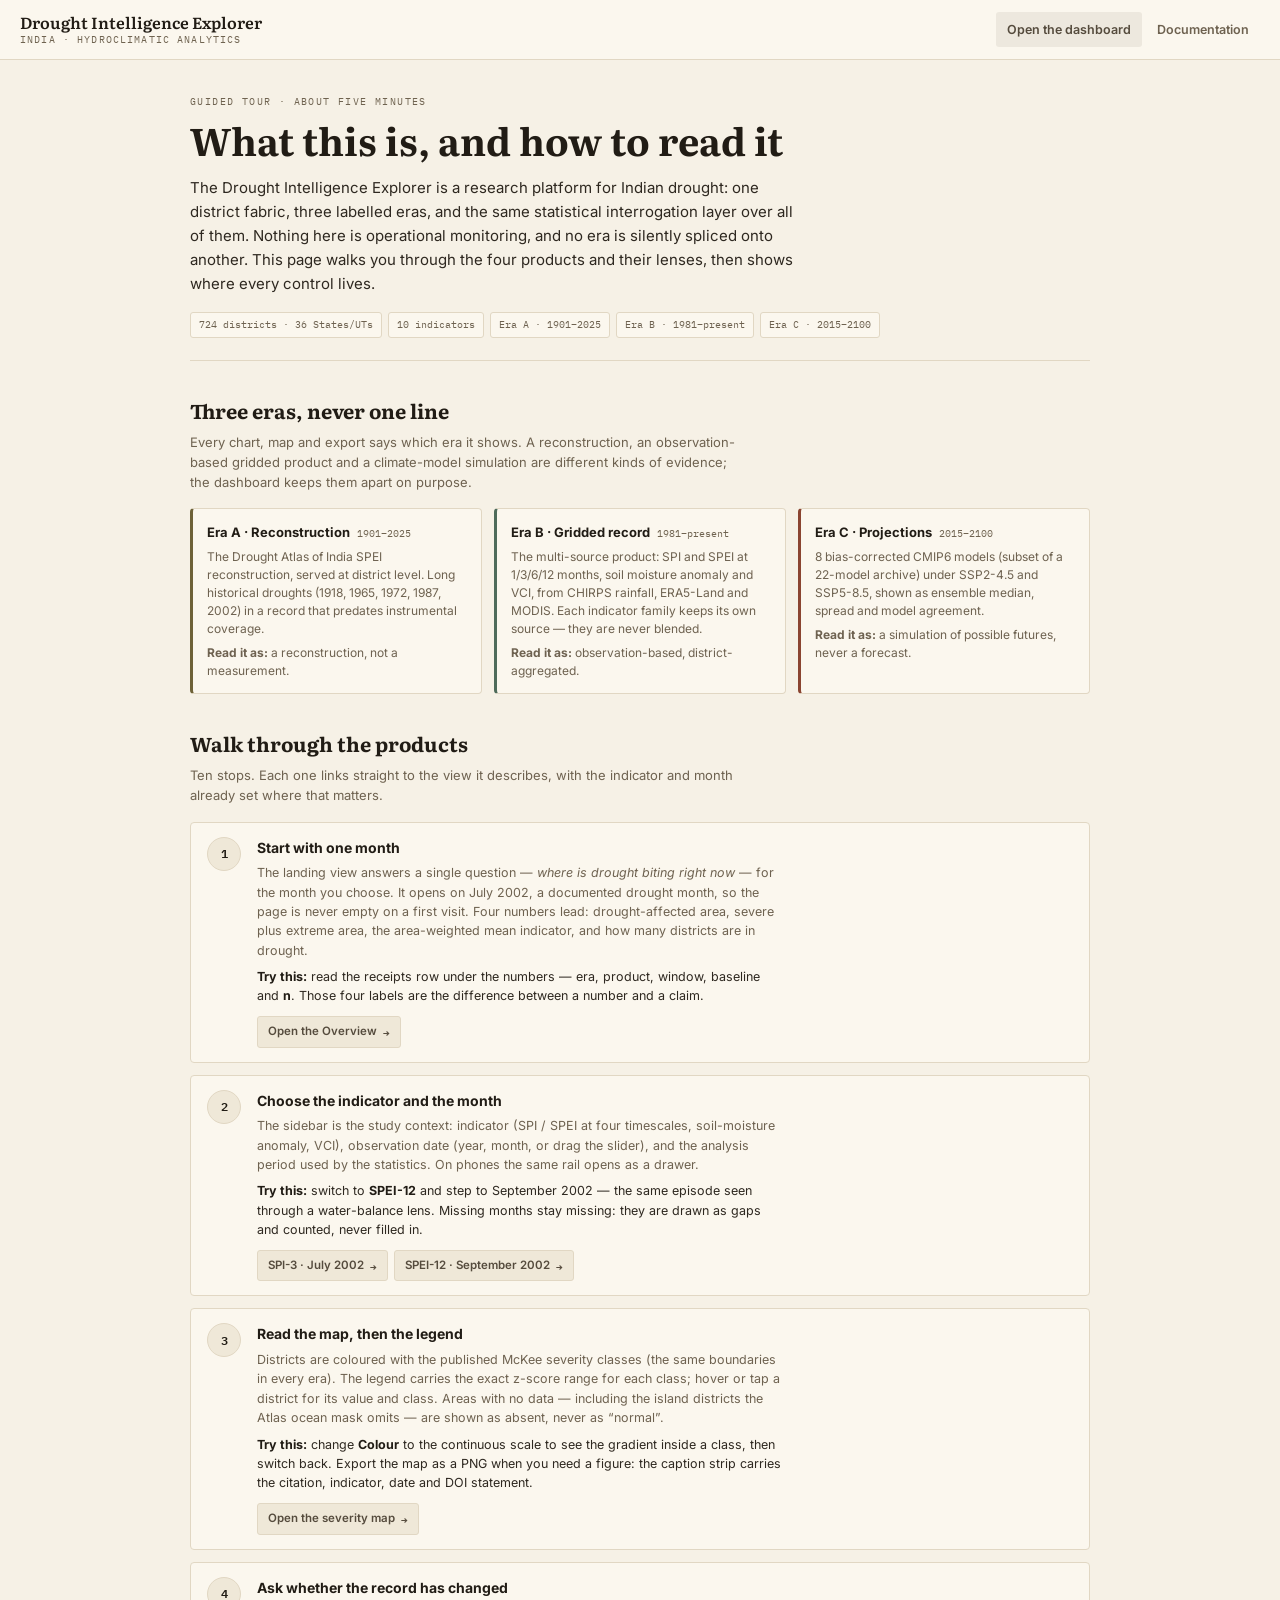
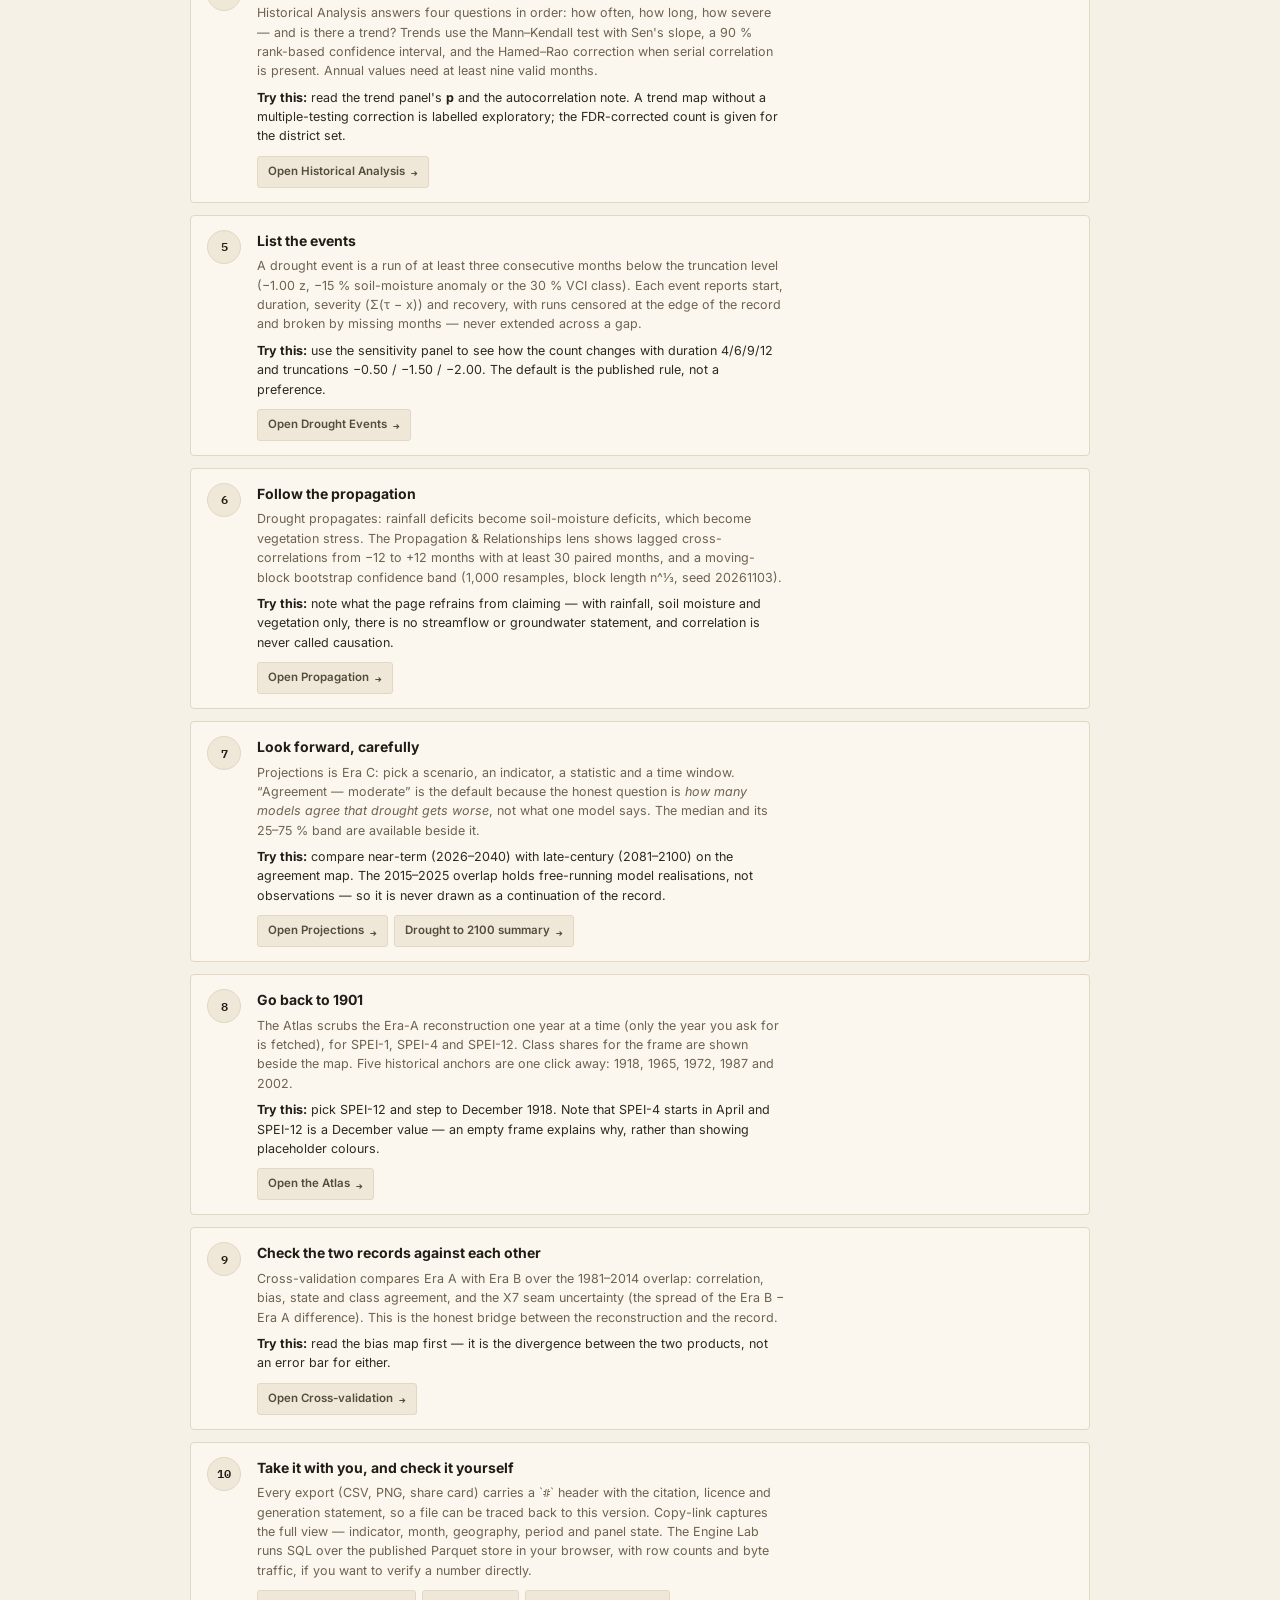
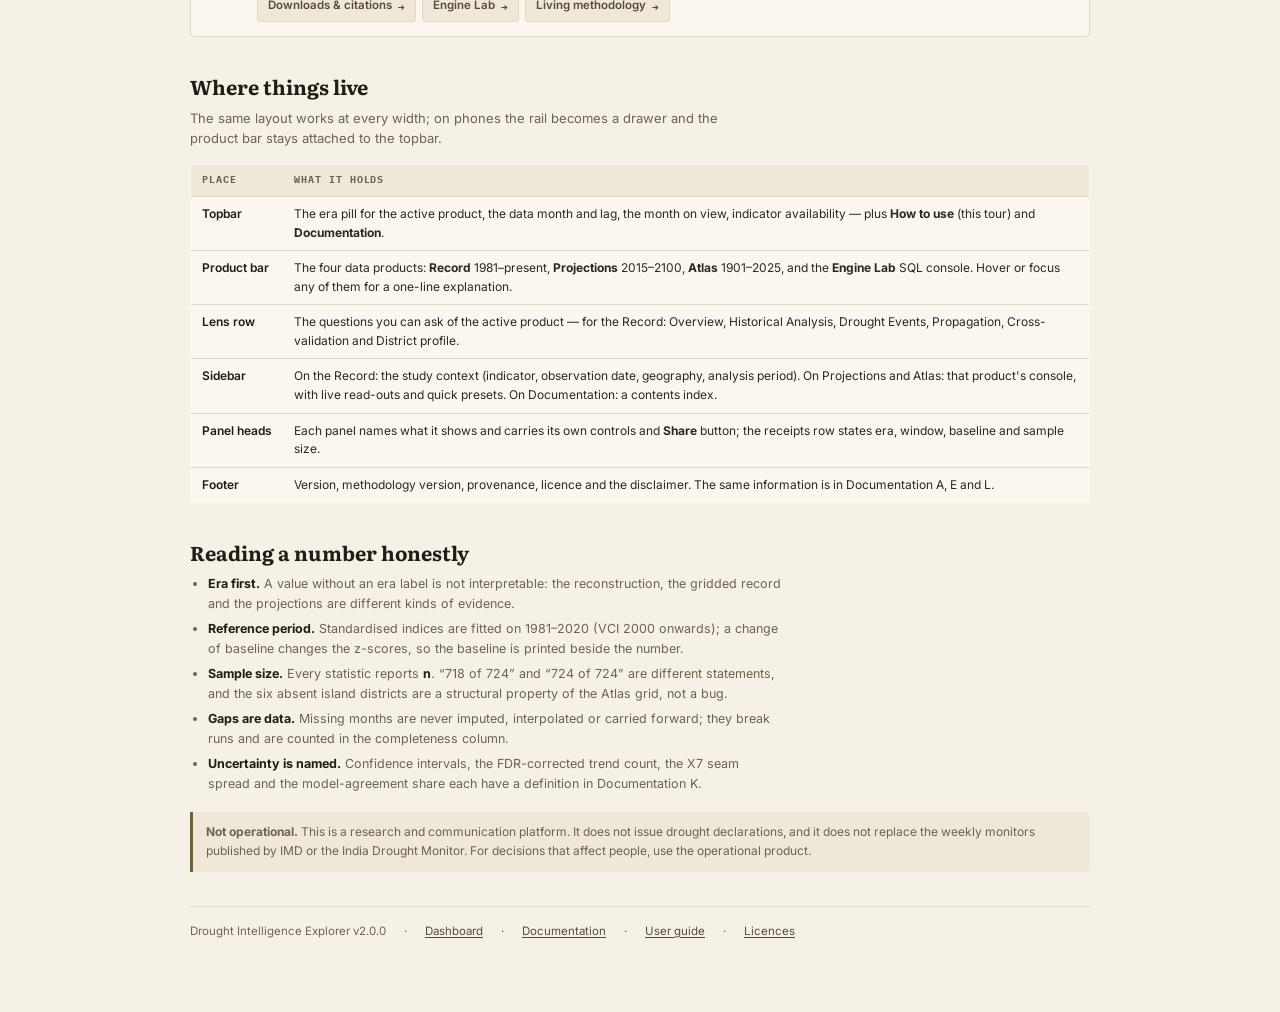
<file: tour.html>
<!doctype html>
<html lang="en">
  <head>
    <meta charset="utf-8" />
    <meta
      name="viewport"
      content="width=device-width, initial-scale=1, viewport-fit=cover"
    />
    <title>How to use the Drought Intelligence Explorer — guided tour</title>
    <meta
      name="description"
      content="A five-minute guided tour of the Drought Intelligence Explorer: the three labelled eras, the four products and their lenses, where every control lives, and how to read a number honestly."
    />
    <meta
      name="author"
      content="Ankit Deshmukh, Ph.D. — Pandit Deendayal Energy University"
    />
    <meta name="theme-color" content="#F6F1E6" />
    <link rel="icon" type="image/svg+xml" href="assets/images/favicon.svg?v=2026-11-26c" />
    <link rel="preconnect" href="https://fonts.googleapis.com" />
    <link rel="preconnect" href="https://fonts.gstatic.com" crossorigin />
    <link
      href="https://fonts.googleapis.com/css2?family=Inter:wght@400;500;600;700&family=IBM+Plex+Mono:wght@400;500&family=Literata:ital,opsz,wght@0,7..72,400..700;1,7..72,400&display=swap"
      rel="stylesheet"
    />
    <link rel="stylesheet" href="assets/css/style.css?v=2026-11-26c" />
    <style>
      /* Tour-only layout. Tokens, type and colours come from style.css so the
         tour reads as the same product, not a brochure. */
      body.tour-page {
        background: var(--paper, #f6f1e6);
        color: var(--ink);
      }
      .tour-top {
        position: sticky;
        top: 0;
        z-index: 10;
        display: flex;
        align-items: center;
        gap: 14px;
        min-height: 60px;
        padding: 0 20px;
        background: var(--surface);
        border-bottom: 1px solid var(--hairline);
      }
      .tour-brand {
        display: flex;
        flex-direction: column;
        gap: 2px;
        line-height: 1.2;
        text-decoration: none;
        color: inherit;
      }
      .tour-brand b {
        font-family: var(--font-display, var(--serif));
        font-size: 16px;
        font-weight: 600;
        color: var(--ink-strong);
      }
      .tour-brand span {
        font-family: var(--mono);
        font-size: 9.5px;
        letter-spacing: 0.12em;
        text-transform: uppercase;
        color: var(--ink-faint);
      }
      .tour-top nav {
        margin-left: auto;
        display: flex;
        align-items: center;
        gap: 4px;
        flex-wrap: wrap;
        justify-content: flex-end;
      }
      .tour-top nav a {
        padding: 8px 11px;
        border-radius: 3px;
        font-size: 12.5px;
        font-weight: 600;
        color: var(--ink-soft);
        text-decoration: none;
      }
      .tour-top nav a:hover {
        background: var(--accent-soft);
        color: var(--accent-ink);
      }
      .tour-top nav a.primary {
        background: var(--accent-soft);
        color: var(--accent-ink);
      }
      .tour {
        max-width: 940px;
        margin: 0 auto;
        padding: 34px 20px 72px;
      }
      .tour-hero {
        padding-bottom: 22px;
        border-bottom: 1px solid var(--hairline);
      }
      .tour-kicker {
        font-family: var(--mono);
        font-size: 10px;
        letter-spacing: 0.14em;
        text-transform: uppercase;
        color: var(--ink-faint);
      }
      .tour h1 {
        font-family: var(--font-display, var(--serif));
        font-size: clamp(26px, 4vw, 38px);
        line-height: 1.15;
        margin: 8px 0 10px;
        color: var(--ink-strong);
        text-wrap: balance;
      }
      .tour-lead {
        font-size: 15px;
        line-height: 1.6;
        max-width: 68ch;
        color: var(--ink);
        text-wrap: pretty;
      }
      .tour-facts {
        display: flex;
        flex-wrap: wrap;
        gap: 6px;
        margin-top: 16px;
      }
      .tour-fact {
        font-family: var(--mono);
        font-size: 10px;
        padding: 4px 8px;
        border: 1px solid var(--hairline);
        border-radius: 3px;
        background: var(--surface);
        color: var(--ink-soft);
      }
      .tour-h2 {
        font-family: var(--font-display, var(--serif));
        font-size: 20px;
        margin: 34px 0 6px;
        color: var(--ink-strong);
      }
      .tour-sub {
        font-size: 13px;
        line-height: 1.55;
        color: var(--ink-soft);
        max-width: 70ch;
        margin: 0 0 16px;
      }
      /* eras */
      .era-grid {
        display: grid;
        grid-template-columns: repeat(auto-fit, minmax(240px, 1fr));
        gap: 12px;
      }
      .era-card {
        background: var(--surface);
        border: 1px solid var(--hairline);
        border-left: 3px solid var(--era, var(--accent));
        border-radius: var(--radius);
        padding: 13px 14px;
      }
      .era-card h3 {
        display: flex;
        align-items: baseline;
        gap: 7px;
        margin: 0 0 6px;
        font-size: 13px;
        color: var(--ink-strong);
      }
      .era-card .yrs {
        font-family: var(--mono);
        font-size: 10px;
        font-weight: 400;
        color: var(--ink-faint);
      }
      .era-card p {
        margin: 0;
        font-size: 12px;
        line-height: 1.5;
        color: var(--ink-soft);
      }
      .era-card p + p {
        margin-top: 6px;
      }
      /* steps */
      .steps {
        display: grid;
        gap: 12px;
        counter-reset: step;
      }
      .step {
        display: grid;
        grid-template-columns: 38px 1fr;
        gap: 12px;
        padding: 14px 16px;
        background: var(--surface);
        border: 1px solid var(--hairline);
        border-radius: var(--radius);
      }
      .step-n {
        counter-increment: step;
        display: flex;
        align-items: center;
        justify-content: center;
        width: 34px;
        height: 34px;
        border-radius: 50%;
        background: var(--surface-2);
        border: 1px solid var(--hairline);
        font-family: var(--mono);
        font-size: 12px;
        font-weight: 600;
        color: var(--ink-strong);
      }
      .step-n::before {
        content: counter(step);
      }
      .step h3 {
        margin: 0 0 5px;
        font-size: 14px;
        color: var(--ink-strong);
      }
      .step p {
        margin: 0;
        font-size: 12.5px;
        line-height: 1.55;
        color: var(--ink-soft);
        max-width: 66ch;
      }
      .step-try {
        margin-top: 7px !important;
        color: var(--ink) !important;
      }
      .step-try b {
        color: var(--ink-strong);
      }
      .step-links {
        display: flex;
        flex-wrap: wrap;
        gap: 6px;
        margin-top: 10px;
      }
      .step-links a {
        display: inline-flex;
        align-items: center;
        gap: 6px;
        padding: 6px 10px;
        border: 1px solid var(--hairline);
        border-radius: 3px;
        background: var(--surface-2);
        color: var(--accent-ink);
        font-size: 11.5px;
        font-weight: 600;
        text-decoration: none;
      }
      .step-links a:hover {
        background: var(--accent-soft);
        border-color: var(--accent-line, var(--hairline));
      }
      .step-links a::after {
        content: "→";
        font-family: var(--mono);
        font-size: 11px;
      }
      /* tables and lists */
      .tour-table {
        width: 100%;
        border-collapse: collapse;
        font-size: 12px;
        background: var(--surface);
        border: 1px solid var(--hairline);
        border-radius: var(--radius);
        overflow: hidden;
      }
      .tour-table th,
      .tour-table td {
        text-align: left;
        vertical-align: top;
        padding: 8px 11px;
        border-bottom: 1px solid var(--hairline);
      }
      .tour-table th {
        font-family: var(--mono);
        font-size: 9.5px;
        letter-spacing: 0.1em;
        text-transform: uppercase;
        color: var(--ink-faint);
        background: var(--surface-2);
      }
      .tour-table tr:last-child td {
        border-bottom: 0;
      }
      .tour-table td:first-child {
        font-weight: 600;
        color: var(--ink-strong);
        white-space: nowrap;
      }
      .tour-list {
        margin: 0;
        padding-left: 18px;
        font-size: 12.5px;
        line-height: 1.6;
        color: var(--ink-soft);
        max-width: 74ch;
      }
      .tour-list li + li {
        margin-top: 5px;
      }
      .tour-list b {
        color: var(--ink-strong);
      }
      .tour-note {
        margin-top: 18px;
        padding: 11px 13px;
        border-left: 3px solid var(--era-a, #6e6238);
        background: var(--surface-2);
        border-radius: 0 var(--radius) var(--radius) 0;
        font-size: 12px;
        line-height: 1.55;
        color: var(--ink-soft);
      }
      .tour-foot {
        margin-top: 34px;
        padding-top: 16px;
        border-top: 1px solid var(--hairline);
        display: flex;
        flex-wrap: wrap;
        gap: 10px 18px;
        align-items: center;
        font-size: 11.5px;
        color: var(--ink-faint);
      }
      .tour-foot a {
        color: var(--accent-ink);
      }
      @media (max-width: 620px) {
        .tour-top {
          flex-wrap: wrap;
          padding: 8px 14px;
        }
        .tour-top nav {
          width: 100%;
          justify-content: flex-start;
        }
        .tour {
          padding: 22px 14px 54px;
        }
        .step {
          grid-template-columns: 30px 1fr;
          padding: 12px;
        }
        .step-n {
          width: 28px;
          height: 28px;
          font-size: 11px;
        }
      }
    </style>
  </head>
  <body class="tour-page">
    <a class="skip-link" href="#tour">Skip to the tour</a>

    <header class="tour-top">
      <a class="tour-brand" href="index.html">
        <b>Drought Intelligence Explorer</b>
        <span>India · Hydroclimatic Analytics</span>
      </a>
      <nav aria-label="Tour navigation">
        <a class="primary" href="index.html">Open the dashboard</a>
        <a href="index.html#data">Documentation</a>
      </nav>
    </header>

    <main class="tour" id="tour">
      <div class="tour-hero">
        <div class="tour-kicker">Guided tour · about five minutes</div>
        <h1>What this is, and how to read it</h1>
        <p class="tour-lead">
          The Drought Intelligence Explorer is a research platform for Indian
          drought: one district fabric, three labelled eras, and the same
          statistical interrogation layer over all of them. Nothing here is
          operational monitoring, and no era is silently spliced onto another.
          This page walks you through the four products and their lenses, then
          shows where every control lives.
        </p>
        <div class="tour-facts">
          <span class="tour-fact">724 districts · 36 States/UTs</span>
          <span class="tour-fact">10 indicators</span>
          <span class="tour-fact">Era A · 1901–2025</span>
          <span class="tour-fact">Era B · 1981–present</span>
          <span class="tour-fact">Era C · 2015–2100</span>
        </div>
      </div>

      <h2 class="tour-h2">Three eras, never one line</h2>
      <p class="tour-sub">
        Every chart, map and export says which era it shows. A reconstruction, an
        observation-based gridded product and a climate-model simulation are
        different kinds of evidence; the dashboard keeps them apart on purpose.
      </p>
      <div class="era-grid">
        <div class="era-card" style="--era: #6e6238">
          <h3>Era A · Reconstruction <span class="yrs">1901–2025</span></h3>
          <p>
            The Drought Atlas of India SPEI reconstruction, served at district
            level. Long historical droughts (1918, 1965, 1972, 1987, 2002) in a
            record that predates instrumental coverage.
          </p>
          <p><b>Read it as:</b> a reconstruction, not a measurement.</p>
        </div>
        <div class="era-card" style="--era: #4e6b5a">
          <h3>Era B · Gridded record <span class="yrs">1981–present</span></h3>
          <p>
            The multi-source product: SPI and SPEI at 1/3/6/12 months, soil
            moisture anomaly and VCI, from CHIRPS rainfall, ERA5-Land and MODIS.
            Each indicator family keeps its own source — they are never blended.
          </p>
          <p><b>Read it as:</b> observation-based, district-aggregated.</p>
        </div>
        <div class="era-card" style="--era: #8a4430">
          <h3>Era C · Projections <span class="yrs">2015–2100</span></h3>
          <p>
            8 bias-corrected CMIP6 models (subset of a 22-model archive) under SSP2-4.5 and SSP5-8.5, shown as
            ensemble median, spread and model agreement.
          </p>
          <p><b>Read it as:</b> a simulation of possible futures, never a forecast.</p>
        </div>
      </div>

      <h2 class="tour-h2">Walk through the products</h2>
      <p class="tour-sub">
        Ten stops. Each one links straight to the view it describes, with the
        indicator and month already set where that matters.
      </p>

      <div class="steps">
        <article class="step">
          <div class="step-n" aria-hidden="true"></div>
          <div>
            <h3>Start with one month</h3>
            <p>
              The landing view answers a single question — <i>where is drought
              biting right now</i> — for the month you choose. It opens on July
              2002, a documented drought month, so the page is never empty on a
              first visit. Four numbers lead: drought-affected area, severe plus
              extreme area, the area-weighted mean indicator, and how many
              districts are in drought.
            </p>
            <p class="step-try">
              <b>Try this:</b> read the receipts row under the numbers — era,
              product, window, baseline and <b>n</b>. Those four labels are the
              difference between a number and a claim.
            </p>
            <div class="step-links">
              <a href="index.html#overview">Open the Overview</a>
            </div>
          </div>
        </article>

        <article class="step">
          <div class="step-n" aria-hidden="true"></div>
          <div>
            <h3>Choose the indicator and the month</h3>
            <p>
              The sidebar is the study context: indicator (SPI / SPEI at four
              timescales, soil-moisture anomaly, VCI), observation date (year,
              month, or drag the slider), and the analysis period used by the
              statistics. On phones the same rail opens as a drawer.
            </p>
            <p class="step-try">
              <b>Try this:</b> switch to <b>SPEI-12</b> and step to September
              2002 — the same episode seen through a water-balance lens. Missing
              months stay missing: they are drawn as gaps and counted, never
              filled in.
            </p>
            <div class="step-links">
              <a href="index.html#overview?ind=spi_3&amp;date=2002-07">SPI-3 · July 2002</a>
              <a href="index.html#overview?ind=spei_12&amp;date=2002-09">SPEI-12 · September 2002</a>
            </div>
          </div>
        </article>

        <article class="step">
          <div class="step-n" aria-hidden="true"></div>
          <div>
            <h3>Read the map, then the legend</h3>
            <p>
              Districts are coloured with the published McKee severity classes
              (the same boundaries in every era). The legend carries the exact
              z-score range for each class; hover or tap a district for its value
              and class. Areas with no data — including the island districts the
              Atlas ocean mask omits — are shown as absent, never as “normal”.
            </p>
            <p class="step-try">
              <b>Try this:</b> change <b>Colour</b> to the continuous scale to see
              the gradient inside a class, then switch back. Export the map as a
              PNG when you need a figure: the caption strip carries the citation,
              indicator, date and DOI statement.
            </p>
            <div class="step-links">
              <a href="index.html#overview?ind=spei_12&amp;date=2002-09">Open the severity map</a>
            </div>
          </div>
        </article>

        <article class="step">
          <div class="step-n" aria-hidden="true"></div>
          <div>
            <h3>Ask whether the record has changed</h3>
            <p>
              Historical Analysis answers four questions in order: how often,
              how long, how severe — and is there a trend? Trends use the
              Mann–Kendall test with Sen's slope, a 90 % rank-based confidence
              interval, and the Hamed–Rao correction when serial correlation is
              present. Annual values need at least nine valid months.
            </p>
            <p class="step-try">
              <b>Try this:</b> read the trend panel's <b>p</b> and the
              autocorrelation note. A trend map without a multiple-testing
              correction is labelled exploratory; the FDR-corrected count is given
              for the district set.
            </p>
            <div class="step-links">
              <a href="index.html#historical">Open Historical Analysis</a>
            </div>
          </div>
        </article>

        <article class="step">
          <div class="step-n" aria-hidden="true"></div>
          <div>
            <h3>List the events</h3>
            <p>
              A drought event is a run of at least three consecutive months below
              the truncation level (−1.00 z, −15 % soil-moisture anomaly or the
              30 % VCI class). Each event reports start, duration, severity
              (Σ(τ − x)) and recovery, with runs censored at the edge of the
              record and broken by missing months — never extended across a gap.
            </p>
            <p class="step-try">
              <b>Try this:</b> use the sensitivity panel to see how the count
              changes with duration 4/6/9/12 and truncations −0.50 / −1.50 /
              −2.00. The default is the published rule, not a preference.
            </p>
            <div class="step-links">
              <a href="index.html#events">Open Drought Events</a>
            </div>
          </div>
        </article>

        <article class="step">
          <div class="step-n" aria-hidden="true"></div>
          <div>
            <h3>Follow the propagation</h3>
            <p>
              Drought propagates: rainfall deficits become soil-moisture deficits,
              which become vegetation stress. The Propagation &amp; Relationships
              lens shows
              lagged cross-correlations from −12 to +12 months with at least 30
              paired months, and a moving-block bootstrap confidence band (1,000
              resamples, block length n^⅓, seed 20261103).
            </p>
            <p class="step-try">
              <b>Try this:</b> note what the page refrains from claiming — with
              rainfall, soil moisture and vegetation only, there is no streamflow
              or groundwater statement, and correlation is never called causation.
            </p>
            <div class="step-links">
              <a href="index.html#propagation">Open Propagation</a>
            </div>
          </div>
        </article>

        <article class="step">
          <div class="step-n" aria-hidden="true"></div>
          <div>
            <h3>Look forward, carefully</h3>
            <p>
              Projections is Era C: pick a scenario, an indicator, a statistic
              and a time window. “Agreement — moderate” is the default because the
              honest question is <i>how many models agree that drought gets
              worse</i>, not what one model says. The median and its 25–75 % band
              are available beside it.
            </p>
            <p class="step-try">
              <b>Try this:</b> compare near-term (2026–2040) with late-century
              (2081–2100) on the agreement map. The 2015–2025 overlap holds
              free-running model realisations, not observations — so it is never
              drawn as a continuation of the record.
            </p>
            <div class="step-links">
              <a href="index.html#projections">Open Projections</a>
              <a href="index.html#summary">Drought to 2100 summary</a>
            </div>
          </div>
        </article>

        <article class="step">
          <div class="step-n" aria-hidden="true"></div>
          <div>
            <h3>Go back to 1901</h3>
            <p>
              The Atlas scrubs the Era-A reconstruction one year at a time (only
              the year you ask for is fetched), for SPEI-1, SPEI-4 and SPEI-12.
              Class shares for the frame are shown beside the map. Five historical
              anchors are one click away: 1918, 1965, 1972, 1987 and 2002.
            </p>
            <p class="step-try">
              <b>Try this:</b> pick SPEI-12 and step to December 1918. Note that
              SPEI-4 starts in April and SPEI-12 is a December value — an empty
              frame explains why, rather than showing placeholder colours.
            </p>
            <div class="step-links">
              <a href="index.html#atlas">Open the Atlas</a>
            </div>
          </div>
        </article>

        <article class="step">
          <div class="step-n" aria-hidden="true"></div>
          <div>
            <h3>Check the two records against each other</h3>
            <p>
              Cross-validation compares Era A with Era B over the 1981–2014
              overlap: correlation, bias, state and class agreement, and the X7
              seam uncertainty (the spread of the Era B − Era A difference). This
              is the honest bridge between the reconstruction and the record.
            </p>
            <p class="step-try">
              <b>Try this:</b> read the bias map first — it is the divergence
              between the two products, not an error bar for either.
            </p>
            <div class="step-links">
              <a href="index.html#crossval">Open Cross-validation</a>
            </div>
          </div>
        </article>

        <article class="step">
          <div class="step-n" aria-hidden="true"></div>
          <div>
            <h3>Take it with you, and check it yourself</h3>
            <p>
              Every export (CSV, PNG, share card) carries a `<code>#</code>`
              header with the citation, licence and generation statement, so a
              file can be traced back to this version. Copy-link captures the full
              view — indicator, month, geography, period and panel state. The
              Engine Lab runs SQL over the published Parquet store in your
              browser, with row counts and byte traffic, if you want to verify a
              number directly.
            </p>
            <div class="step-links">
              <a href="index.html#data/doc-g-downloads">Downloads &amp; citations</a>
              <a href="index.html#engine">Engine Lab</a>
              <a href="index.html#data/doc-k-methodology">Living methodology</a>
            </div>
          </div>
        </article>
      </div>

      <h2 class="tour-h2" id="where">Where things live</h2>
      <p class="tour-sub">
        The same layout works at every width; on phones the rail becomes a
        drawer and the product bar stays attached to the topbar.
      </p>
      <table class="tour-table">
        <thead>
          <tr>
            <th scope="col">Place</th>
            <th scope="col">What it holds</th>
          </tr>
        </thead>
        <tbody>
          <tr>
            <td>Topbar</td>
            <td>
              The era pill for the active product, the data month and lag, the
              month on view, indicator availability — plus <b>How to use</b>
              (this tour) and <b>Documentation</b>.
            </td>
          </tr>
          <tr>
            <td>Product bar</td>
            <td>
              The four data products: <b>Record</b> 1981–present,
              <b>Projections</b> 2015–2100, <b>Atlas</b> 1901–2025, and the
              <b>Engine Lab</b> SQL console. Hover or focus any of them for a
              one-line explanation.
            </td>
          </tr>
          <tr>
            <td>Lens row</td>
            <td>
              The questions you can ask of the active product — for the Record:
              Overview, Historical Analysis, Drought Events, Propagation,
              Cross-validation and District profile.
            </td>
          </tr>
          <tr>
            <td>Sidebar</td>
            <td>
              On the Record: the study context (indicator, observation date,
              geography, analysis period). On Projections and Atlas: that
              product's console, with live read-outs and quick presets. On
              Documentation: a contents index.
            </td>
          </tr>
          <tr>
            <td>Panel heads</td>
            <td>
              Each panel names what it shows and carries its own controls and
              <b>Share</b> button; the receipts row states era, window, baseline
              and sample size.
            </td>
          </tr>
          <tr>
            <td>Footer</td>
            <td>
              Version, methodology version, provenance, licence and the
              disclaimer. The same information is in Documentation A, E and L.
            </td>
          </tr>
        </tbody>
      </table>

      <h2 class="tour-h2" id="honestly">Reading a number honestly</h2>
      <ul class="tour-list">
        <li>
          <b>Era first.</b> A value without an era label is not interpretable: the
          reconstruction, the gridded record and the projections are different
          kinds of evidence.
        </li>
        <li>
          <b>Reference period.</b> Standardised indices are fitted on
          1981–2020 (VCI 2000 onwards); a change of baseline changes the z-scores,
          so the baseline is printed beside the number.
        </li>
        <li>
          <b>Sample size.</b> Every statistic reports <b>n</b>. “718 of 724” and
          “724 of 724” are different statements, and the six absent island
          districts are a structural property of the Atlas grid, not a bug.
        </li>
        <li>
          <b>Gaps are data.</b> Missing months are never imputed, interpolated or
          carried forward; they break runs and are counted in the completeness
          column.
        </li>
        <li>
          <b>Uncertainty is named.</b> Confidence intervals, the FDR-corrected
          trend count, the X7 seam spread and the model-agreement share each have
          a definition in Documentation K.
        </li>
      </ul>

      <div class="tour-note">
        <b>Not operational.</b> This is a research and communication platform. It
        does not issue drought declarations, and it does not replace the weekly
        monitors published by IMD or the India Drought Monitor. For decisions
        that affect people, use the operational product.
      </div>

      <div class="tour-foot">
        <span>Drought Intelligence Explorer v2.0.0</span>
        <span>·</span>
        <a href="index.html">Dashboard</a>
        <span>·</span>
        <a href="index.html#data">Documentation</a>
        <span>·</span>
        <a href="index.html#data/doc-i-guide">User guide</a>
        <span>·</span>
        <a href="index.html#data/doc-l-governance">Licences</a>
      </div>
    </main>
  </body>
</html>
</file>
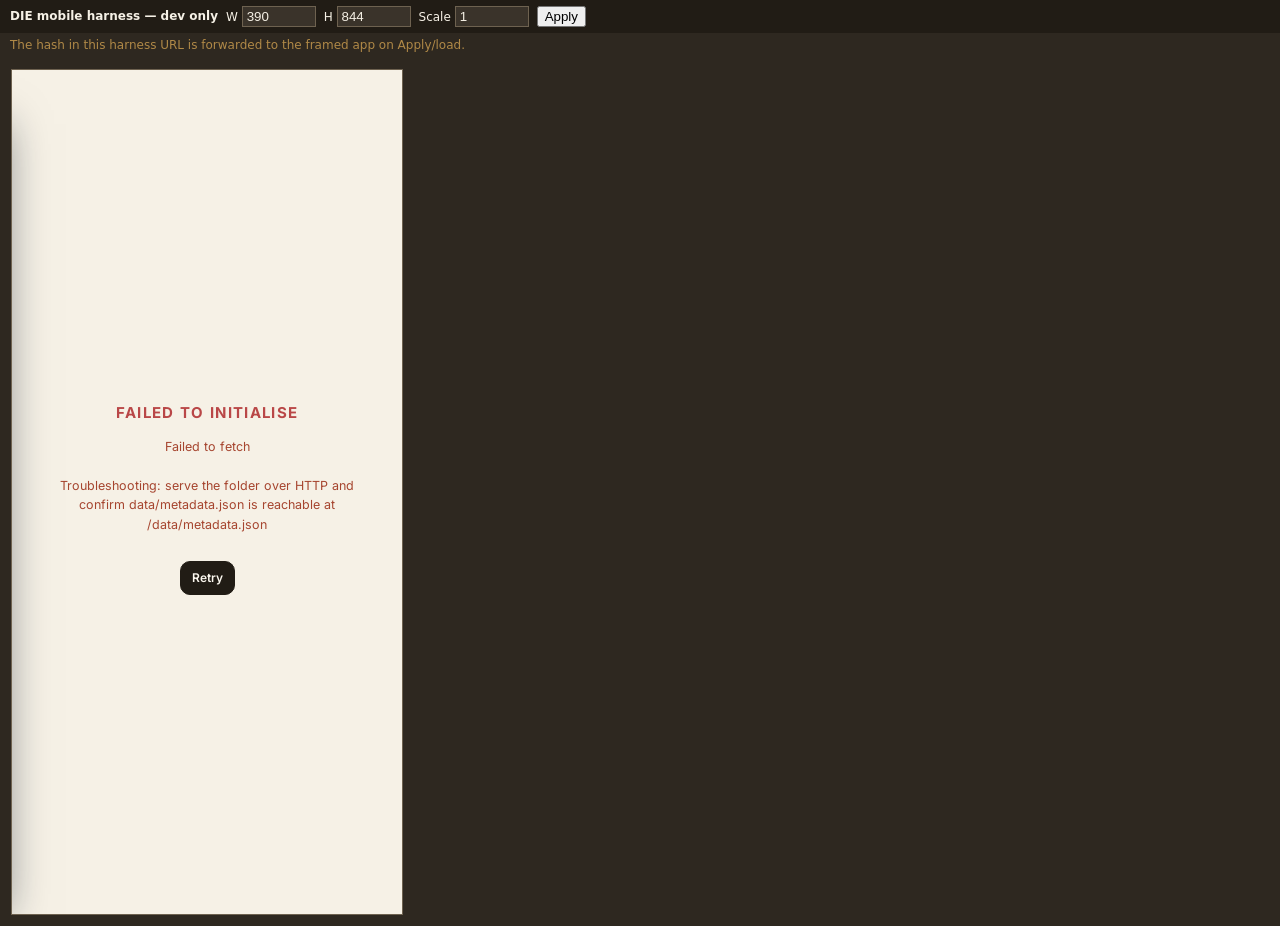
<file: scripts/mobile-harness.html>
<!DOCTYPE html>
<!--
  DEV-ONLY harness — NOT a shipped surface (same class as engine-smoke.html).
  Frames the dashboard at a phone/tablet viewport so the app's own media
  queries fire inside the iframe (a real mobile pass needs a real viewport).
  Usage:  scripts/mobile-harness.html?w=390&h=844&scale=1#/overview
  The hash after the harness URL is forwarded to the framed app.
-->
<html lang="en">
<head>
<meta charset="utf-8">
<meta name="viewport" content="width=device-width, initial-scale=1">
<title>DIE mobile harness (dev only)</title>
<style>
  :root { color-scheme: light; }
  body { margin: 0; background: #2E2820; font: 12px/1.4 system-ui, sans-serif; color: #F6F1E6; }
  #bar { display: flex; gap: 8px; align-items: center; padding: 6px 10px; background: #211C15; }
  #bar label { white-space: nowrap; }
  #bar input { width: 64px; background: #3A332A; color: inherit; border: 1px solid #6E6250; padding: 2px 4px; }
  #stage { position: relative; overflow: auto; padding: 12px; }
  #frameWrap { position: relative; width: var(--fw, 390px); height: var(--fh, 844px); transform-origin: top left; outline: 1px solid #6E6250; }
  #frame { width: 100%; height: 100%; border: 0; background: #F6F1E6; }
  #note { padding: 4px 10px; color: #B08947; }
</style>
</head>
<body>
  <div id="bar">
    <strong>DIE mobile harness — dev only</strong>
    <label>W <input id="w" value="390"></label>
    <label>H <input id="h" value="844"></label>
    <label>Scale <input id="s" value="1"></label>
    <button id="apply" type="button">Apply</button>
  </div>
  <div id="note">The hash in this harness URL is forwarded to the framed app on Apply/load.</div>
  <div id="stage">
    <div id="frameWrap"><iframe id="frame" title="DIE at mobile viewport"></iframe></div>
  </div>
<script>
  (function () {
    var q = new URLSearchParams(location.search.split('#')[0]);
    var hash = location.hash;
    function apply() {
      var w = parseInt(document.getElementById('w').value, 10) || 390;
      var h = parseInt(document.getElementById('h').value, 10) || 844;
      var s = parseFloat(document.getElementById('s').value) || 1;
      document.documentElement.style.setProperty('--fw', w + 'px');
      document.documentElement.style.setProperty('--fh', h + 'px');
      var wrap = document.getElementById('frameWrap');
      wrap.style.transform = 'scale(' + s + ')';
      var frame = document.getElementById('frame');
      var src = '../index.html' + hash;
      if (frame.getAttribute('src') !== src) { frame.setAttribute('src', src); }
    }
    document.getElementById('apply').addEventListener('click', function () {
      // Re-read the hash from the harness URL bar each Apply (it cannot change after load, but keep it robust)
      apply();
    });
    apply();
  })();
</script>
</body>
</html>
</file>
<file: assets/css/style.css>
/* ===========================================================================
   Drought Intelligence Explorer — design system
   Sepia Paper: a warm, archival reading surface for a scientific record.
   Paper base · warm ink ramp · one accent per view · tone instead of shadow.
   Palette tokens follow docs/v2/05-decision-register.md (D10) and the
   Drought Explorer theme showcase. Severity colours are data, not theme:
   they stay identical under every accent (R9).
   =========================================================================== */

:root {
  /* --- Paper surfaces (the 60 %) ---------------------------------------- */
  --paper: #f6f1e6; /* page base                                    */
  --surface: #fbf7ee; /* panels, cards, topbar                        */
  --surface-2: #efe8d8; /* control rail, wells, table stripes          */
  --surface-3: #e8dfcc; /* pressed / selected wells                    */
  --hairline: #e1d7c3; /* 1px rules everywhere                        */
  --hairline-strong: #cfc2a8; /* emphasised borders, inputs           */

  /* --- Warm ink ramp (the 30 %) ----------------------------------------- */
  --ink: #2e2820; /* body text                                  */
  --ink-strong: #211c15; /* headings, display                     */
  --ink-soft: #6e6250; /* secondary text, labels                  */
  --ink-faint: #6f6350; /* meta, captions, placeholders — ≥ 4.5:1 on paper */
  --on-accent: #fbf7ee;

  /* --- Semantic status (the 10 %) --------------------------------------- */
  --ok: #4a7a5a;
  --warn: #b08947;
  --danger: #a6452f;
  --red: #a6452f;
  --amber-bg: #f5ead0;
  --amber-ink: #7a5a21;
  --amber-line: #ddc795;

  /* --- Severity ramp — DATA, never re-themed ---------------------------- *
   * Luminance-ordered so the ramp still reads in grayscale. Shared by maps,
   * legends, chips and class swatches; accent changes never touch it. */
  --sev-none: #e8e1d2;
  --sev-d0: #e6d3a8;
  --sev-d1: #d9a75e;
  --sev-d2: #c97f3f;
  --sev-d3: #b0512e;
  --sev-d4: #8a2f1d;
  --sev-wet1: #d3dfc9;
  --sev-wet2: #a9c2a0;

  /* severity aliases used by legacy components */
  --sev: #8a2f1d;
  --mod: #c97f3f;
  --mild: #d9a75e;
  --wet: #3f6b55;

  /* --- Back-compat aliases (pre-M10 components read these) -------------- */
  --navy: #2e2820;
  --navy-2: #3a3227;
  --navy-3: #211c15;
  --navy-line: #e1d7c3;
  --bg: var(--paper);
  --panel: var(--surface);
  --ink-2: var(--ink-soft);
  --border: var(--hairline);
  --border-2: var(--hairline-strong);
  /* Fallback only: body re-declares --focus from the active surface accent
   * (see the accent block just below), so the ring is never a blue default. */
  --focus: #6e6250;

  --shadow:
    0 1px 1px rgba(62, 52, 38, 0.04),
    0 1px 4px rgba(62, 52, 38, 0.035);
  --radius: 4px;
  --radius-lg: 6px;
  /* --- Type scale and tracking (2026-11-25) ------------------------------ *
   * One scale for the whole UI. Micro-labels share a readable 10.5 px floor
   * and one eyebrow tracking value; body/UI text uses 0.02 em; display serif
   * stays slightly tight. Add a new size only by adding a token here. */
  --t-10: 10px;
  --t-11: 11px;
  --t-12: 12px;
  --t-13: 13px;
  --t-13h: 13.5px;
  --t-15: 15px;
  --t-15h: 15.5px;
  --t-18: 18px;
  --t-19: 19px;
  --track-tight: -0.01em;
  --track: 0.02em;
  --track-eyebrow: 0.09em;
  --track-eyebrow-wide: 0.14em;
  /* --- Type system (M10.3b/M10.3c) --------------------------------------- *
   * Three voices, three jobs: Inter carries the dense analytical UI,
   * Literata is the editorial voice (display headings, key figures,
   * long-form reading). Literata was designed for screen reading: large
   * x-height, open apertures, quiet personality — it holds a 19 px title and
   * 13.5 px prose without the cramped rhythm of a print display serif.
   * IBM Plex Mono carries data, units and timestamps. */
  --font:
    "Inter", "IBM Plex Sans", -apple-system, BlinkMacSystemFont, "Segoe UI",
    Roboto, Arial, sans-serif;
  --serif:
    "Literata", "Source Serif 4", "Iowan Old Style", "Palatino Linotype",
    "Book Antiqua", Palatino, Georgia, "Times New Roman", serif;
  --mono:
    "IBM Plex Mono", ui-monospace, SFMono-Regular, Menlo, Consolas, monospace;
  --font-display: var(--serif);
  --font-reading: var(--serif);
  --font-ui: var(--font);
  --sidebar-w: 286px;
  --topbar-h: 64px;
}

/* --- One accent per surface (D22) --------------------------------------- *
 * The chrome takes its colour from the surface you are on. Every product and
 * lens owns one muted identity hue (`--ws`, declared from `data-tab` and
 * `data-lens` further down), and the accent aliases that hue. There is no
 * user-selectable theme: a chrome colour is a location, not a preference.
 * Data colour — the severity ramp plus the era and product identities — is a
 * separate token family and is never derived from `--accent` (R2/R9/D10). */
body {
  --accent: var(--ws);
  --accent-ink: var(--ws-ink);
  --accent-soft: var(--ws-soft);
  --accent-line: var(--ws-line);
  --focus: var(--accent);
}

* {
  box-sizing: border-box;
}
/* The hidden attribute must always win over component display rules
   (modals use display:flex, buttons inline-flex). */
[hidden] {
  display: none !important;
}
html {
  scroll-behavior: smooth;
}
body {
  margin: 0;
  font-family: var(--font);
  font-size: 14px;
  line-height: 1.55;
  color: var(--ink);
  background: var(--bg);
  -webkit-font-smoothing: antialiased;
  -moz-osx-font-smoothing: grayscale;
  text-rendering: optimizeLegibility;
}
button {
  font-family: inherit;
  font-size: inherit;
  color: inherit;
}
.mono {
  font-family: var(--mono);
}
.small {
  font-size: 12px;
  color: var(--ink-2);
}
.sr-only,
.skip-link {
  position: absolute;
  width: 1px;
  height: 1px;
  padding: 0;
  margin: -1px;
  overflow: hidden;
  clip: rect(0 0 0 0);
  white-space: nowrap;
  border: 0;
}
.skip-link:focus {
  position: fixed;
  top: 8px;
  left: 8px;
  z-index: 300;
  width: auto;
  height: auto;
  clip: auto;
  padding: 8px 14px;
  background: var(--navy);
  color: #fff;
  border-radius: 4px;
}
:focus-visible {
  outline: 2px solid var(--focus);
  outline-offset: 2px;
}

/* ------------------------------------------------------------------ topbar */
.topbar {
  position: sticky;
  top: 0;
  z-index: 60;
  display: flex;
  align-items: center;
  gap: 18px;
  min-height: var(--topbar-h);
  padding: 0 18px;
  background: var(--panel);
  border-bottom: 1px solid var(--border);
}
/* The hamburger is a mobile-drawer control only.  Keep this selector more
   specific than `.icon-btn` (defined later), otherwise the button stays
   visible on desktop where the sidebar is always in the layout. */
.icon-btn.nav-toggle {
  display: none;
}
.brand {
  display: flex;
  align-items: center;
  gap: 11px;
  min-width: 0;
}
.brand-logo {
  flex: 0 0 auto;
  display: block;
  object-fit: contain;
  border-radius: 50%;
}
.brand-title {
  font-size: 14.5px;
  font-weight: 700;
  letter-spacing: 0.06em;
  text-transform: uppercase;
  color: var(--navy);
  white-space: nowrap;
}
.brand-sub {
  font-size: 9.5px;
  font-weight: 600;
  letter-spacing: 0.16em;
  text-transform: uppercase;
  color: var(--ink-2);
  white-space: nowrap;
}
.topnav {
  display: flex;
  align-items: center;
  gap: 2px;
  margin-left: auto;
}
.topnav button {
  border: 0;
  background: transparent;
  cursor: pointer;
  padding: 7px 11px;
  border-radius: 4px;
  font-size: 12.5px;
  font-weight: 500;
  color: var(--ink-2);
  transition:
    background 0.12s,
    color 0.12s;
}
.topnav button:hover {
  background: #EDE5D4;
  color: var(--navy);
}
.topnav button {
  white-space: nowrap;
}
.topbar-status {
  display: flex;
  align-items: center;
  gap: 6px;
  flex-wrap: wrap;
  justify-content: flex-end;
}
.chip {
  font-family: var(--mono);
  font-size: 9.5px;
  font-weight: 500;
  letter-spacing: 0.04em;
  text-transform: uppercase;
  padding: 3px 8px;
  border: 1px solid var(--border);
  border-radius: 3px;
  color: var(--ink-2);
  background: #F3EDDF;
  white-space: nowrap;
}
.chip-static {
  color: #6E6250;
  border-color: #CFC2A8;
}
.chip-demo {
  color: var(--amber-ink);
  border-color: var(--amber-line);
  background: var(--amber-bg);
}

/* ------------------------------------------------------------------ layout */
.layout {
  display: flex;
  align-items: flex-start;
  min-height: calc(100vh - var(--topbar-h) - 90px);
}

/* ----------------------------------------------------------------- sidebar */
.sidebar {
  flex: 0 0 var(--sidebar-w);
  position: sticky;
  top: var(--topbar-h);
  align-self: flex-start;
  height: calc(100vh - var(--topbar-h));
  overflow-y: auto;
  overscroll-behavior: contain;
  background: var(--navy);
  color: #2E2820;
  padding-bottom: 12px;
}
.sidebar::-webkit-scrollbar {
  width: 8px;
}
.sidebar::-webkit-scrollbar-thumb {
  background: #2c4358;
  border-radius: 4px;
}
.sidebar-head {
  display: flex;
  align-items: center;
  justify-content: space-between;
  padding: 12px 16px 10px;
  border-bottom: 1px solid var(--navy-line);
}
.sidebar-title {
  font-size: 10px;
  font-weight: 700;
  letter-spacing: 0.14em;
  text-transform: uppercase;
  color: #6E6250;
}
.sidebar-close {
  display: none;
  color: #6E6250;
}
/* sidebar footer — muted dataset summary lines */
.sidebar-foot {
  padding: 12px 16px 2px;
  margin-top: 4px;
  border-top: 1px solid var(--navy-line);
}
.sidebar-foot .foot-line {
  font-size: 10.5px;
  line-height: 1.7;
  color: #6F6350; /* deliberately dimmer than side-note: provenance metadata */
  letter-spacing: 0.01em;
}
.sidebar-foot .foot-line:first-child {
  color: #6E6250;
}

/* Buttons placed on the navy sidebar need their own light-on-dark styling;
   the default .btn / .btn-ghost (dark text, light hover) is illegible there. */
.btn.btn-sidebar {
  background: rgba(255, 255, 255, 0.1);
  color: #d5e0ea;
  border-color: #3c5570;
}
.btn.btn-sidebar:hover {
  background: rgba(255, 255, 255, 0.18);
  color: #ffffff;
  border-color: #56718c;
}
.sidebar .btn-ghost:not(.btn-sidebar) {
  background: rgba(255, 255, 255, 0.08);
  color: #d5e0ea;
  border-color: #3c5570;
}
.sidebar .btn-ghost:not(.btn-sidebar):hover {
  background: rgba(255, 255, 255, 0.16);
  color: #ffffff;
}

.side-sec {
  padding: 13px 16px 4px;
  border-bottom: 1px solid var(--navy-line);
}
.side-sec:last-of-type {
  border-bottom: 0;
}
.side-sec h2 {
  margin: 0 0 10px;
  font-size: 10px;
  font-weight: 700;
  letter-spacing: 0.13em;
  text-transform: uppercase;
  color: #6E6250;
}
.side-note {
  font-size: 11px;
  color: #6E6250;
  margin: 4px 0;
}
.side-note-inline {
  font-weight: 400;
  color: #6E6250;
  font-size: 10px;
}

.field {
  display: block;
  margin-bottom: 10px;
}
.field-row {
  display: flex;
  gap: 8px;
}
.field-row .field {
  flex: 1;
  min-width: 0;
}
.field-label {
  display: flex;
  align-items: center;
  gap: 5px;
  font-size: 10.5px;
  font-weight: 600;
  color: #6E6250;
  margin-bottom: 4px;
  letter-spacing: 0.02em;
}
select,
input[type="search"] {
  width: 100%;
  appearance: none;
  -webkit-appearance: none;
  background: #1d3450;
  color: #E4DAC6;
  border: 1px solid #2e4660;
  border-radius: 4px;
  padding: 7px 24px 7px 9px;
  font-size: 12.5px;
  font-family: var(--font);
  background-image: url("data:image/svg+xml;charset=UTF-8,%3Csvg xmlns='http://www.w3.org/2000/svg' width='10' height='6' viewBox='0 0 10 6'%3E%3Cpath d='M1 1l4 4 4-4' fill='none' stroke='%238FA3BA' stroke-width='1.5'/%3E%3C/svg%3E");
  background-repeat: no-repeat;
  background-position: right 9px center;
  cursor: pointer;
}
select:focus-visible {
  outline: 2px solid var(--focus);
  outline-offset: 1px;
}
select:disabled {
  opacity: 0.45;
  cursor: not-allowed;
}
input[type="range"] {
  width: 100%;
  accent-color: var(--accent);
  cursor: pointer;
  margin: 6px 0 2px;
}
.field-divider {
  height: 1px;
  background: var(--navy-line);
  margin: 6px 0 12px;
}

/* indicator radio list */
.ind-list {
  display: flex;
  flex-direction: column;
  gap: 2px;
}
.ind-group-label {
  font-size: 9.5px;
  font-weight: 700;
  letter-spacing: 0.1em;
  text-transform: uppercase;
  color: #6F6350;
  margin: 8px 0 3px;
}
.ind-opt {
  position: relative;
  display: flex;
  align-items: center;
}
.ind-opt input {
  position: absolute;
  opacity: 0;
  width: 100%;
  height: 100%;
  margin: 0;
  cursor: pointer;
}
.ind-opt .ind-body {
  display: flex;
  align-items: center;
  justify-content: space-between;
  gap: 8px;
  width: 100%;
  padding: 6px 9px;
  border-radius: 4px;
  border: 1px solid transparent;
  cursor: pointer;
  transition: background 0.1s;
}
.ind-opt .ind-body:hover {
  background: #1d3450;
}
.ind-opt input:checked + .ind-body {
  background: #22405f;
  border-color: #35577c;
}
.ind-opt input:focus-visible + .ind-body {
  outline: 2px solid var(--focus);
}
.ind-name {
  font-size: 12px;
  font-weight: 600;
  color: #2E2820;
}
.ind-opt input:checked + .ind-body .ind-name {
  color: #fff;
}
.ind-units {
  font-size: 10px;
  color: #6E6250;
  font-family: var(--mono);
  white-space: nowrap;
}

/* mode cards */
.mode-cards {
  display: flex;
  flex-direction: column;
  gap: 6px;
  margin-bottom: 10px;
}
.mode-card {
  position: relative;
  display: block;
  cursor: pointer;
}
.mode-card input {
  position: absolute;
  opacity: 0;
  inset: 0;
  margin: 0;
  cursor: pointer;
}
.mode-card .mode-name,
.mode-card .mode-desc {
  display: block;
}
.mode-card span {
  display: block;
  padding: 7px 10px;
  border: 1px solid #2e4660;
  border-radius: 5px;
  background: #18304a;
}
.mode-name {
  font-size: 12px;
  font-weight: 600;
  color: #2E2820;
}
.mode-desc {
  font-size: 10.5px;
  color: #6E6250;
  line-height: 1.35;
}
.mode-card input:checked + span {
  background: #22405f;
  border-color: #4f91b8;
  box-shadow: inset 0 0 0 1px #4f91b8;
}
.mode-card input:focus-visible + span {
  outline: 2px solid var(--focus);
}

/* switches */
.switch {
  display: flex;
  align-items: center;
  gap: 9px;
  margin-bottom: 9px;
  cursor: pointer;
}
.switch input {
  position: absolute;
  opacity: 0;
  width: 1px;
  height: 1px;
}
.switch-track {
  flex: 0 0 auto;
  width: 30px;
  height: 16px;
  border-radius: 9px;
  background: #2e4660;
  position: relative;
  transition: background 0.15s;
}
.switch-track::after {
  content: "";
  position: absolute;
  top: 2px;
  left: 2px;
  width: 12px;
  height: 12px;
  border-radius: 50%;
  background: #9fb2c6;
  transition:
    transform 0.15s,
    background 0.15s;
}
.switch input:checked + .switch-track {
  background: #4f91b8;
}
.switch input:checked + .switch-track::after {
  transform: translateX(14px);
  background: #fff;
}
.switch input:focus-visible + .switch-track {
  outline: 2px solid var(--focus);
}
.switch-label {
  font-size: 12px;
  color: #2E2820;
}
.switch.is-disabled {
  cursor: not-allowed;
  opacity: 0.55;
}
.tag-na {
  font-size: 9px;
  font-family: var(--mono);
  text-transform: uppercase;
  border: 1px solid #CFC2A8;
  border-radius: 3px;
  padding: 0 4px;
  color: #6E6250;
}

/* buttons */
.btn {
  display: inline-flex;
  align-items: center;
  justify-content: center;
  gap: 6px;
  border-radius: 4px;
  border: 1px solid var(--border-2);
  background: var(--panel);
  color: var(--ink);
  font-size: 12px;
  font-weight: 600;
  padding: 7px 13px;
  cursor: pointer;
  transition:
    background 0.12s,
    border-color 0.12s;
}
.btn:hover {
  background: #EFE8D8;
  border-color: #CFC2A8;
}
.btn-ghost {
  background: transparent;
}
.btn-ghost:hover {
  background: #EDE5D4;
}
.btn-solid {
  background: var(--navy);
  color: #fff;
  border-color: var(--navy);
}
.btn-solid:hover {
  background: var(--navy-2);
  border-color: var(--navy-2);
}
.btn-block {
  width: 100%;
  margin-top: 4px;
}
.btn[disabled] {
  opacity: 0.5;
  cursor: not-allowed;
}
.icon-btn {
  display: inline-flex;
  align-items: center;
  justify-content: center;
  width: 30px;
  height: 30px;
  border: 1px solid var(--border-2);
  border-radius: 4px;
  background: transparent;
  cursor: pointer;
  color: var(--ink-2);
}
.icon-btn:hover {
  background: #EDE5D4;
  color: var(--navy);
}

/* tooltips */
.tip {
  display: inline-flex;
  align-items: center;
  justify-content: center;
  width: 15px;
  height: 15px;
  border-radius: 50%;
  border: 1px solid #6F6350;
  color: #6E6250;
  font-size: 9px;
  font-weight: 700;
  cursor: help;
  flex: 0 0 auto;
  position: relative;
}
.tip::after {
  content: attr(data-tip);
  position: absolute;
  left: 50%;
  top: calc(100% + 6px);
  transform: translateX(-50%);
  background: var(--navy-3);
  color: #2E2820;
  font-size: 11px;
  font-weight: 400;
  line-height: 1.45;
  text-align: left;
  padding: 7px 10px;
  border-radius: 5px;
  width: 230px;
  opacity: 0;
  pointer-events: none;
  transition: opacity 0.12s;
  z-index: 40;
  box-shadow: var(--shadow);
  white-space: normal;
}
.tip:hover::after,
.tip:focus::after {
  opacity: 1;
}

/* --------------------------------------------------------------- workspace */
.workspace {
  flex: 1 1 auto;
  min-width: 0;
  display: flex;
  flex-direction: column;
  gap: 14px;
  padding: 14px 18px 0;
}
.tabs {
  display: flex;
  gap: 2px;
  border-bottom: 1px solid var(--border);
  background: var(--panel);
  border-radius: var(--radius) var(--radius) 0 0;
  padding: 0 6px;
}
.tabs button {
  border: 0;
  background: transparent;
  cursor: pointer;
  padding: 9px 16px;
  font-size: 13px;
  font-weight: 600;
  color: var(--ink-2);
  border-bottom: 2px solid transparent;
  margin-bottom: -1px;
}
.tabs button[aria-selected="true"] {
  color: var(--navy);
  border-bottom-color: var(--navy);
}

/* ------------------------------------------------- five-tab additions -- */
.tabs {
  overflow-x: auto;
  -webkit-overflow-scrolling: touch;
  /* the active tab's 2px border (with its -1px margin trick) overflows the
   * 34px bar by 1px — with overflow-y defaulted to auto that rendered as a
   * needless vertical scrollbar; hidden, and the horizontal scrollbar is
   * styled away too (the bar stays scrollable via wheel/drag/keyboard) */
  overflow-y: hidden;
  scrollbar-width: none;
}
.tabs::-webkit-scrollbar {
  display: none;
}
.tabs button {
  white-space: nowrap;
}

.date-panel {
  border-radius: var(--radius);
}
.date-slider-row {
  display: flex;
  align-items: center;
  gap: 14px;
  padding: 8px 14px 12px;
}
.date-slider-row input[type="range"] {
  flex: 1 1 auto;
}
.date-slider-label {
  font-size: 11px;
  color: var(--ink-2);
  white-space: nowrap;
  min-width: 150px;
  text-align: right;
}

.ov-grid {
  display: grid;
  grid-template-columns: minmax(0, 1fr) minmax(0, 1fr);
  gap: 12px;
}

.hist-summary-panel .stat-grid {
  grid-template-columns: repeat(4, 1fr);
}
.hist-2col {
  display: grid;
  grid-template-columns: minmax(0, 1fr) minmax(0, 1fr);
  gap: 12px;
  padding: 12px 14px 0;
  align-items: start;
}
/* Both columns carry the same sub-title + chart structure, so the two plots
   share a baseline (M7.4 — the left plot used to sit under an inline stat
   row and started ~60 px lower than the right one). */
.hist-col {
  display: flex;
  flex-direction: column;
  min-width: 0;
}
.hist-col .chart-box-mini {
  flex: 1 1 auto;
}
.sub-title {
  margin: 0 0 6px;
  font-size: 10.5px;
  font-weight: 700;
  letter-spacing: 0.09em;
  text-transform: uppercase;
  color: var(--ink-2);
}
.hist-map-row {
  display: grid;
  grid-template-columns: 1fr 1fr;
  gap: 12px;
}
.hist-map-panel {
  display: flex;
  flex-direction: column;
}
.hist-map {
  height: 340px;
  margin: 10px 14px 12px;
  border: 1px solid var(--border);
  border-radius: 4px;
  background: #EDE5D4;
  position: relative;
  z-index: 0;
}
.trend-chart {
  height: 300px;
}
.trend-stats {
  padding: 12px 14px;
  font-size: 12px;
  min-width: 0;
}
.recur-grid {
  grid-template-columns: repeat(6, 1fr);
  padding: 12px 14px 4px;
}
.panel-actions .chip {
  text-transform: none;
  letter-spacing: 0;
  font-family: var(--mono);
}

.evt-table-wrap {
  max-height: 420px;
  overflow-y: auto;
}
.comp-table tr.evt-row {
  cursor: pointer;
}
.evt-detail-grid {
  display: grid;
  grid-template-columns: minmax(0, 1.4fr) minmax(0, 1fr);
  gap: 12px;
  padding: 12px 14px 0;
}
.evt-detail-chart {
  height: 300px;
}
.evt-detail-side {
  display: flex;
  flex-direction: column;
  gap: 10px;
  min-width: 0;
}
.evt-detail-side .stat-grid {
  padding: 0;
}
.evt-detail-map {
  height: 230px;
  border: 1px solid var(--border);
  border-radius: 4px;
  background: #EDE5D4;
  position: relative;
  z-index: 0;
}

.prop-grid {
  display: grid;
  grid-template-columns: minmax(0, 1.5fr) minmax(0, 1fr);
  gap: 12px;
  padding: 12px 14px 0;
}
.prop-lag-chart {
  height: 300px;
}
.prop-ts-chart {
  height: 260px;
  margin-top: 12px;
}
.prop-stats {
  font-size: 12px;
  min-width: 0;
}
.prop-stats .stat-grid {
  padding: 0;
}
.prop-heat-chart {
  height: 460px;
}
.prop-map {
  height: 380px;
  margin: 10px 14px 12px;
  border: 1px solid var(--border);
  border-radius: 4px;
  background: #EDE5D4;
  position: relative;
  z-index: 0;
}

.na-panel {
  border-style: dashed;
}
.na-body {
  padding: 12px 16px 14px;
  font-size: 12.5px;
}
.na-body p {
  margin: 0 0 8px;
}

/* ------------------------------------------------- About panel (Data tab) */
.about-body {
  padding: 14px 18px 16px;
  font-size: 13px;
}
.about-lead {
  font-size: 14px;
  color: var(--ink);
  margin: 0 0 10px;
}
.about-body h3 {
  font-size: 12px;
  font-weight: 700;
  color: var(--navy);
  letter-spacing: 0.04em;
  text-transform: uppercase;
  margin: 14px 0 6px;
}
.about-body h3:first-of-type {
  margin-top: 4px;
}
.about-body ol {
  margin: 0 0 8px;
  padding-left: 20px;
}
.about-body ol li {
  margin: 3px 0;
}
.about-body p {
  margin: 0 0 8px;
}

/* ------------------------------------- documentation system map (D22) ---- *
 * Sources -> pipelines -> era partitions -> store -> readers. Hand-built
 * from the dashboard palette (no image, no external library, no fixed-height
 * canvas), so it reflows to a phone without shrinking the type. The category
 * hues below are the same data colours used by the tabs; chrome colour is a
 * separate token family (D22) and never appears here. */
.flow-figure {
  margin: 6px 0 16px;
  padding: 12px 14px 14px;
  background: var(--surface-2);
  border: 1px solid var(--hairline);
  border-radius: var(--radius);
}
.flow-stage {
  display: grid;
  grid-template-columns: 84px minmax(0, 1fr);
  gap: 10px;
  align-items: start;
}
.flow-stage-label {
  padding-top: 8px;
  font-family: var(--mono);
  font-size: 9.5px;
  font-weight: 700;
  letter-spacing: 0.12em;
  text-transform: uppercase;
  color: var(--ink-soft);
}
.flow-row {
  display: flex;
  flex-wrap: wrap;
  gap: 8px;
}
/* Fixed column counts keep the source grid balanced (3 x 2) and the pipeline
 * row on one line, instead of a lone sixth card stretching full width. */
.flow-row--three .flow-card {
  flex: 1 1 calc(33.333% - 6px);
}
.flow-row--four .flow-card {
  flex: 1 1 calc(25% - 6px);
}
.flow-card {
  --flow: var(--ink-soft);
  flex: 1 1 132px;
  min-width: 0;
  padding: 7px 10px 8px;
  background: var(--surface);
  border: 1px solid var(--hairline);
  border-left: 3px solid var(--flow);
  border-radius: var(--radius-lg);
}
.flow-card b {
  display: block;
  font-size: 12px;
  font-weight: 600;
  line-height: 1.25;
  color: var(--ink-strong);
}
.flow-card span {
  display: block;
  margin-top: 2px;
  font-size: 10.5px;
  line-height: 1.35;
  color: var(--ink-soft);
}
.flow-card--record {
  --flow: #4e6b5a;
}
.flow-card--atlas {
  --flow: #6e6238;
}
.flow-card--proj {
  --flow: #8a4430;
}
.flow-card--bench {
  --flow: #2f6a6a;
}
.flow-card--tool {
  --flow: #4f5d3a;
}
.flow-arrow {
  position: relative;
  display: block;
  height: 18px;
  margin: 2px 0 2px 94px;
  border-left: 1px solid var(--hairline-strong);
}
.flow-arrow::after {
  content: "";
  position: absolute;
  left: -4px;
  bottom: 0;
  width: 7px;
  height: 7px;
  border-right: 1px solid var(--hairline-strong);
  border-bottom: 1px solid var(--hairline-strong);
  transform: rotate(45deg);
}
.flow-eras {
  display: flex;
  flex-wrap: wrap;
  gap: 8px;
}
.flow-era {
  --flow: var(--ink-soft);
  flex: 1 1 150px;
  min-width: 0;
  padding: 8px 10px 9px;
  background: var(--surface);
  border: 1px solid var(--hairline);
  border-top: 3px solid var(--flow);
  border-radius: var(--radius-lg);
}
.flow-era .era-chip {
  display: block;
  font-family: var(--mono);
  font-size: 9px;
  font-weight: 700;
  letter-spacing: 0.12em;
  text-transform: uppercase;
  color: var(--flow);
}
.flow-era b {
  display: block;
  margin-top: 1px;
  font-size: 13px;
  font-weight: 600;
  color: var(--ink-strong);
}
.flow-era span:last-child {
  display: block;
  margin-top: 2px;
  font-size: 10.5px;
  line-height: 1.35;
  color: var(--ink-soft);
}
.flow-seam {
  display: flex;
  align-items: center;
  gap: 8px;
  margin: 8px 0 0 94px;
  font-size: 10.5px;
  line-height: 1.4;
  color: var(--ink-faint);
}
.flow-seam::before {
  content: "";
  flex: 0 0 22px;
  border-top: 1px dashed var(--hairline-strong);
}
.flow-row--chain {
  align-items: stretch;
  flex-wrap: nowrap;
}
.flow-row--chain .flow-card {
  flex: 1 1 0;
}
.flow-link {
  align-self: center;
  flex: none;
  font-size: 14px;
  color: var(--ink-faint);
}
.flow-caption {
  margin: 10px 0 0;
  font-size: 11px;
  line-height: 1.5;
  color: var(--ink-soft);
  text-wrap: pretty;
}
.flow-legend {
  display: flex;
  flex-wrap: wrap;
  gap: 4px 14px;
  margin-top: 10px;
  padding-top: 8px;
  border-top: 1px solid var(--hairline);
  font-size: 10.5px;
  color: var(--ink-soft);
}
.flow-legend span {
  display: inline-flex;
  align-items: center;
  gap: 5px;
}
.flow-legend i {
  width: 8px;
  height: 8px;
  border-radius: 50%;
  background: var(--lg, var(--ink-soft));
}
.flow-legend .lg-record {
  --lg: #4e6b5a;
}
.flow-legend .lg-atlas {
  --lg: #6e6238;
}
.flow-legend .lg-proj {
  --lg: #8a4430;
}
.flow-legend .lg-bench {
  --lg: #2f6a6a;
}
.flow-legend-note {
  flex: 1 1 100%;
  font-size: 10px;
  color: var(--ink-faint);
}
@media (max-width: 760px) {
  .flow-figure {
    padding: 10px 10px 12px;
  }
  .flow-stage {
    grid-template-columns: minmax(0, 1fr);
    gap: 6px;
  }
  .flow-stage-label {
    padding-top: 0;
  }
  .flow-arrow {
    height: 14px;
    margin-left: 14px;
  }
  .flow-seam {
    margin-left: 0;
  }
  .flow-row--chain {
    flex-wrap: wrap;
  }
  .flow-row--chain .flow-link {
    display: none;
  }
  .flow-row--chain .flow-card {
    flex: 1 1 100%;
  }
  .flow-row--three .flow-card,
  .flow-row--four .flow-card {
    flex: 1 1 calc(50% - 4px);
  }
  .flow-era {
    flex: 1 1 100%;
  }
}

/* ------------------------------------------------- busy / progress cursor */
body.is-busy,
body.is-busy * {
  cursor: progress !important;
}
body.is-busy button,
body.is-busy label,
body.is-busy select,
body.is-busy input {
  pointer-events: auto;
}
@media (prefers-reduced-motion: reduce) {
  html {
    scroll-behavior: auto;
  }
}

/* ------------------------------------------------- Drought evolution panel */
.evo-map-wrap {
  position: relative;
}
.evo-map-wrap .map-corner-tag {
  top: 8px;
  bottom: auto;
  left: 8px;
  z-index: 500;
}
.evo-frame-stats {
  font-size: 11.5px;
  color: var(--ink-2);
  line-height: 1.7;
  padding: 0 2px;
}
.evo-frame-stats b {
  color: var(--ink);
  font-weight: 600;
}
.evo-speed {
  width: auto;
  min-width: 96px;
  background: #ffffff;
  color: var(--ink);
  border: 1px solid var(--border-2);
  border-radius: 4px;
  padding: 5px 22px 5px 8px;
  font-size: 11.5px;
  font-family: var(--font);
  background-image: url("data:image/svg+xml;charset=UTF-8,%3Csvg xmlns='http://www.w3.org/2000/svg' width='10' height='6' viewBox='0 0 10 6'%3E%3Cpath d='M1 1l4 4 4-4' fill='none' stroke='%23687588' stroke-width='1.5'/%3E%3C/svg%3E");
  background-repeat: no-repeat;
  background-position: right 8px center;
}

.meta-table td:first-child {
  color: var(--ink-2);
  font-weight: 600;
  white-space: nowrap;
}
.meth-body {
  padding: 14px 18px 16px;
  font-size: 13px;
}
.meth-body h3 {
  font-size: 12px;
  font-weight: 700;
  color: var(--navy);
  letter-spacing: 0.04em;
  text-transform: uppercase;
  margin: 16px 0 6px;
}
.meth-body h3:first-child {
  margin-top: 0;
}
.meth-body p {
  margin: 0 0 10px;
}
.meth-body sup {
  font-size: 10px;
}

/* KPI row */
.kpi-row {
  display: grid;
  grid-template-columns: repeat(4, 1fr);
  gap: 12px;
}
.kpi-card {
  background: var(--panel);
  border: 1px solid var(--border);
  border-radius: var(--radius);
  padding: 12px 14px 10px;
  box-shadow: var(--shadow);
  display: flex;
  flex-direction: column;
  gap: 3px;
  position: relative;
}
.kpi-head {
  display: flex;
  align-items: center;
  justify-content: space-between;
  gap: 6px;
}
.kpi-label {
  font-size: 10px;
  font-weight: 700;
  letter-spacing: 0.09em;
  text-transform: uppercase;
  color: var(--ink-2);
}
.kpi-demo-tag {
  font-family: var(--mono);
  font-size: 8.5px;
  font-weight: 600;
  text-transform: uppercase;
  color: var(--amber-ink);
  background: var(--amber-bg);
  border: 1px solid var(--amber-line);
  border-radius: 3px;
  padding: 1px 5px;
}
.kpi-value {
  font-size: 25px;
  font-weight: 700;
  color: var(--navy);
  font-variant-numeric: tabular-nums;
  letter-spacing: -0.01em;
  line-height: 1.15;
}
.kpi-value.is-na {
  color: var(--ink-2);
  font-size: 20px;
}
.kpi-sub {
  font-size: 12px;
  color: var(--ink-2);
  font-variant-numeric: tabular-nums;
}
.kpi-delta {
  font-size: 11px;
  font-weight: 600;
  font-variant-numeric: tabular-nums;
  min-height: 16px;
}
.kpi-delta .up {
  color: var(--red);
}
.kpi-delta .down {
  color: var(--ok);
}
.kpi-delta .flat {
  color: var(--ink-2);
  font-weight: 500;
}
.kpi-foot {
  font-size: 10.5px;
  color: var(--ink-2);
  margin-top: 4px;
}
.kpi-sub .cat-chip {
  display: inline-block;
  padding: 1px 7px;
  border-radius: 3px;
  font-size: 10.5px;
  font-weight: 600;
  color: #fff;
  margin-left: 4px;
}

/* panels */
.panel {
  background: var(--panel);
  border: 1px solid var(--border);
  border-radius: var(--radius);
  box-shadow: var(--shadow);
  overflow: hidden;
}
.panel-head {
  display: flex;
  align-items: flex-end;
  justify-content: space-between;
  gap: 14px;
  flex-wrap: wrap;
  padding: 11px 14px;
  border-bottom: 1px solid var(--border);
}
.panel-titles {
  min-width: 0;
}
.panel-title {
  margin: 0;
  font-size: 13px;
  font-weight: 700;
  color: var(--navy);
  letter-spacing: 0.01em;
}
.panel-meta {
  font-size: 11px;
  color: var(--ink-2);
  display: block;
  margin-top: 1px;
}
.panel-actions {
  display: flex;
  align-items: center;
  gap: 8px;
  flex-wrap: wrap;
}
.panel-note {
  font-size: 10.5px;
  color: var(--ink-2);
  padding: 0 14px 10px;
  margin: 2px 0 0;
}
.mini-field {
  display: flex;
  align-items: center;
  gap: 6px;
  font-size: 11px;
  color: var(--ink-2);
}
.mini-field select {
  width: auto;
  background-color: #EFE8D8;
  color: var(--ink);
  border-color: var(--border-2);
  padding: 5px 22px 5px 8px;
  font-size: 11.5px;
  background-image: url("data:image/svg+xml;charset=UTF-8,%3Csvg xmlns='http://www.w3.org/2000/svg' width='10' height='6' viewBox='0 0 10 6'%3E%3Cpath d='M1 1l4 4 4-4' fill='none' stroke='%23687588' stroke-width='1.5'/%3E%3C/svg%3E");
  background-repeat: no-repeat;
  background-position: right 8px center;
}
.check {
  display: flex;
  align-items: center;
  gap: 6px;
  font-size: 11.5px;
  color: var(--ink);
  cursor: pointer;
}
.check input {
  accent-color: var(--accent);
  width: 14px;
  height: 14px;
}

/* map */
.map-body {
  display: grid;
  grid-template-columns: minmax(0, 1fr) 322px;
}
.map-wrap {
  position: relative;
  min-width: 0;
  z-index: 0;
}
#map {
  /* The whole map panel must fit under the sticky chrome (M7.4): height is
     driven by the viewport, not a fixed 560 px, so the map is never clipped
     by the fold. 190 px covers the panel head + map toolbar + breathing room;
     100dvh tracks mobile browser chrome collapsing. */
  height: 560px;
  height: clamp(320px, calc(100dvh - var(--topbar-h) - 190px), 720px);
  width: 100%;
  background: #EDE5D4;
}
/* Landing on the map (skip link, in-page jump, tab switch) leaves the whole
   panel visible below the sticky bars instead of tucking its head under them. */
.map-panel {
  scroll-margin-top: calc(var(--topbar-h) + 84px);
}
.map-corner-tag {
  position: absolute;
  left: 10px;
  bottom: 10px;
  z-index: 500;
  font-family: var(--mono);
  font-size: 9px;
  letter-spacing: 0.05em;
  text-transform: uppercase;
  color: var(--amber-ink);
  background: rgba(255, 247, 224, 0.863);
  border: 1px solid var(--amber-line);
  border-radius: 3px;
  padding: 2px 7px;
  pointer-events: none;
}
.map-rail {
  border-left: 1px solid var(--border);
  background: #F3EDDF;
  overflow-y: auto;
  max-height: 560px;
}
.rail-box {
  padding: 12px 14px;
  border-bottom: 1px solid var(--border);
}
.rail-box:last-child {
  border-bottom: 0;
}
.rail-title {
  margin: 0 0 8px;
  font-size: 10.5px;
  font-weight: 700;
  letter-spacing: 0.09em;
  text-transform: uppercase;
  color: var(--navy);
  display: flex;
  align-items: baseline;
  gap: 8px;
  flex-wrap: wrap;
}
.rail-sub {
  font-weight: 500;
  color: var(--ink-2);
  text-transform: none;
  letter-spacing: 0;
  font-size: 10.5px;
}
.rail-note {
  font-size: 10.5px;
  color: var(--ink-2);
  margin: 8px 0 0;
}

.legend {
  display: flex;
  flex-direction: column;
  gap: 3px;
}
.legend-row {
  display: flex;
  align-items: center;
  gap: 8px;
  font-size: 11.5px;
}
.legend-swatch {
  width: 22px;
  height: 12px;
  border-radius: 2px;
  border: 1px solid rgba(0, 0, 0, 0.12);
  flex: 0 0 auto;
}
.legend-range {
  font-family: var(--mono);
  font-size: 10.5px;
  color: var(--ink-2);
  margin-left: auto;
  white-space: nowrap;
}
.legend-continuous {
  margin: 4px 0;
}
.legend-grad {
  height: 12px;
  border-radius: 2px;
  border: 1px solid rgba(0, 0, 0, 0.12);
}
.legend-grad-labels {
  display: flex;
  justify-content: space-between;
  font-family: var(--mono);
  font-size: 10px;
  color: var(--ink-2);
  margin-top: 2px;
}
.legend-head {
  font-size: 10px;
  font-weight: 700;
  text-transform: uppercase;
  letter-spacing: 0.07em;
  color: var(--ink-2);
  margin: 6px 0 3px;
}

.selected-info {
  font-size: 12px;
}
.selected-info .sel-name {
  font-size: 14px;
  font-weight: 700;
  color: var(--navy);
}
.selected-info .sel-state {
  font-size: 11.5px;
  color: var(--ink-2);
  margin-bottom: 7px;
}
.sel-grid {
  display: grid;
  grid-template-columns: 1fr 1fr;
  gap: 5px 10px;
  margin-top: 4px;
}
.sel-grid .k {
  font-size: 10px;
  text-transform: uppercase;
  letter-spacing: 0.05em;
  color: var(--ink-2);
}
.sel-grid .v {
  font-size: 12.5px;
  font-weight: 600;
  font-variant-numeric: tabular-nums;
}

.region-summary {
  font-size: 12px;
}
.region-summary .rs-grid {
  display: grid;
  grid-template-columns: 1fr 1fr;
  gap: 5px 10px;
}
.region-summary .rs-row {
  display: flex;
  justify-content: space-between;
  gap: 8px;
  padding: 3px 0;
  border-bottom: 1px dashed var(--border);
}
.region-summary .rs-k {
  color: var(--ink-2);
  font-size: 11.5px;
}
.region-summary .rs-v {
  font-weight: 600;
  font-variant-numeric: tabular-nums;
}
.top-list {
  margin-top: 8px;
}
.top-list-title {
  font-size: 10px;
  font-weight: 700;
  text-transform: uppercase;
  letter-spacing: 0.07em;
  color: var(--ink-2);
  margin-bottom: 4px;
}
.top-list-row {
  display: flex;
  align-items: center;
  gap: 7px;
  font-size: 11.5px;
  padding: 2.5px 0;
  border-bottom: 1px dashed var(--border);
}
.top-list-row:last-child {
  border-bottom: 0;
}
.top-list-name {
  flex: 1;
  min-width: 0;
  overflow: hidden;
  text-overflow: ellipsis;
  white-space: nowrap;
}
.top-list-val {
  font-family: var(--mono);
  font-size: 10.5px;
  color: var(--ink-2);
}
.mini-chip {
  display: inline-block;
  padding: 0 6px;
  border-radius: 3px;
  color: #fff;
  font-size: 9.5px;
  font-weight: 600;
  white-space: nowrap;
}

/* charts */
.chart-grid {
  display: grid;
  grid-template-columns: minmax(0, 58fr) minmax(0, 42fr);
  gap: 12px;
}
.chart-box {
  width: 100%;
  height: 320px;
  padding: 4px 6px 0;
  position: relative;
  z-index: 0;
}
.chart-box-short {
  height: 288px;
}
.chart-box-mini {
  height: 150px;
}
.chart-foot {
  font-size: 10.5px;
  color: var(--ink-2);
  margin: 0;
  padding: 6px 14px 10px;
  border-top: 1px dashed var(--border);
}
.chart-state {
  position: absolute;
  inset: 0;
  display: flex;
  flex-direction: column;
  align-items: center;
  justify-content: center;
  gap: 6px;
  text-align: center;
  color: var(--ink-2);
  font-size: 12px;
  padding: 20px;
  background: #F3EDDF;
  border-radius: 4px;
}
.chart-state .code {
  font-family: var(--mono);
  font-size: 10px;
  letter-spacing: 0.08em;
  text-transform: uppercase;
  color: var(--red);
}

/* row 4 */
.row4 {
  display: grid;
  grid-template-columns: 1.25fr 1fr 1fr;
  gap: 12px;
  align-items: stretch;
}
.hist-panel {
  display: flex;
  flex-direction: column;
}
.stat-row {
  display: flex;
  gap: 16px;
  padding: 10px 14px 0;
  flex-wrap: wrap;
}
.stat {
  display: flex;
  flex-direction: column;
}
.stat b {
  font-size: 20px;
  font-weight: 700;
  color: var(--navy);
  font-variant-numeric: tabular-nums;
}
.stat i {
  font-style: normal;
  font-size: 10.5px;
  color: var(--ink-2);
}
/* M7.4 · value-over-label strip (Historical A · Drought frequency).
   One decorative line above the two plots: the figure carries the eye, the
   label reads as prose and the qualifying clause is muted. Kept in the
   panel's own type scale (serif figures) so it reads as a masthead rather
   than a fourth chart. */
.stat-strip {
  display: grid;
  grid-template-columns: repeat(3, minmax(0, 1fr));
  margin: 12px 14px 0;
  border: 1px solid var(--hairline);
  border-radius: 4px;
  background: var(--surface-2);
  overflow: hidden;
}
.stat-blk {
  min-width: 0;
  padding: 9px 12px 10px;
  border-left: 1px solid var(--hairline);
}
.stat-blk:first-child {
  border-left: 0;
}
.stat-blk b {
  display: block;
  font-family: var(--serif);
  font-size: 25px;
  font-weight: 600;
  line-height: 1.05;
  color: var(--ink-strong);
  font-variant-numeric: tabular-nums;
}
.stat-blk span {
  display: block;
  margin-top: 3px;
  font-size: 10.5px;
  line-height: 1.3;
  color: var(--ink-soft);
}
.stat-blk em {
  font-style: normal;
  color: var(--ink-faint);
}
.stat-grid {
  display: grid;
  grid-template-columns: repeat(3, 1fr);
  gap: 8px;
  padding: 12px 14px 0;
}
.stat-cell {
  border: 1px solid var(--border);
  border-radius: 4px;
  padding: 8px 10px;
  background: #F3EDDF;
}
.stat-cell b {
  display: block;
  font-size: 18px;
  font-weight: 700;
  color: var(--navy);
  font-variant-numeric: tabular-nums;
}
.stat-cell i {
  font-style: normal;
  font-size: 10px;
  color: var(--ink-2);
  text-transform: uppercase;
  letter-spacing: 0.04em;
}
.row4-note {
  font-size: 10.5px;
  color: var(--ink-2);
  margin: -4px 0 0;
  padding: 0 2px;
}

/* table */
.table-scroll {
  overflow-x: auto;
}
.comp-table {
  width: 100%;
  border-collapse: collapse;
  font-size: 12px;
  min-width: 720px;
}
.comp-table th {
  position: sticky;
  top: 0;
  background: #EFE8D8;
  z-index: 2;
  text-align: left;
  font-size: 10.5px;
  font-weight: 700;
  letter-spacing: 0.05em;
  text-transform: uppercase;
  color: var(--ink-2);
  padding: 8px 12px;
  border-bottom: 1px solid var(--border);
  white-space: nowrap;
}
.comp-table th.num,
.comp-table td.num {
  text-align: right;
  font-variant-numeric: tabular-nums;
}
.comp-table th.sortable {
  cursor: pointer;
  user-select: none;
}
.comp-table th.sortable:hover {
  color: var(--navy);
}
.comp-table th.sortable::after {
  content: " ↕";
  opacity: 0.45;
  font-size: 10px;
}
.comp-table th.sorted-asc::after {
  content: " ↑";
  opacity: 1;
  color: var(--navy);
}
.comp-table th.sorted-desc::after {
  content: " ↓";
  opacity: 1;
  color: var(--navy);
}
.comp-table td {
  padding: 7px 12px;
  border-bottom: 1px solid var(--border);
}
.comp-table tbody tr:hover {
  background: #f7f9fb;
}
.comp-table tr.hit {
  background: #fdf3f3;
  box-shadow: inset 3px 0 0 var(--red);
}
.comp-table tr.hit:hover {
  background: #fbeded;
}
.comp-table tr.is-sparse {
  color: var(--ink-2);
}
.comp-table tr.is-selected-row {
  background: #eef4f8;
  box-shadow: inset 3px 0 0 var(--navy);
}
td .na {
  color: var(--ink-2);
  font-family: var(--mono);
  font-size: 11px;
}
td .sparse-tag {
  font-family: var(--mono);
  font-size: 9px;
  text-transform: uppercase;
  color: var(--amber-ink);
  background: var(--amber-bg);
  border: 1px solid var(--amber-line);
  border-radius: 3px;
  padding: 0 4px;
  margin-left: 6px;
}
.table-foot {
  display: flex;
  align-items: center;
  justify-content: space-between;
  gap: 12px;
  padding: 9px 14px;
  flex-wrap: wrap;
}
#tablePagerInfo {
  font-size: 11px;
  color: var(--ink-2);
}
.pager {
  display: flex;
  gap: 4px;
}
.pager button {
  min-width: 26px;
  height: 26px;
  border: 1px solid var(--border-2);
  border-radius: 4px;
  background: transparent;
  cursor: pointer;
  font-size: 11.5px;
  color: var(--ink-2);
}
.pager button:hover:not([disabled]) {
  background: #EDE5D4;
  color: var(--navy);
}
.pager button[disabled] {
  opacity: 0.4;
  cursor: default;
}
.pager button.cur {
  background: var(--navy);
  color: #fff;
  border-color: var(--navy);
}
.search-input {
  width: 180px;
}
/* input[type="search"] carries width:100% from the base form rule — the
   panel-actions context (higher specificity) keeps filtering controls
   compact and logically grouped. */
.panel-actions .search-input {
  width: 190px;
  flex: 0 1 auto;
}
.panel-actions .search-input {
  background-color: #fff;
  color: var(--ink);
  border-color: var(--border-2);
}

/* analysis modules */
.module {
  margin-bottom: 0;
}
.cmp-maps {
  display: grid;
  grid-template-columns: 1fr 1fr;
  gap: 12px;
  padding: 12px 14px 0;
}
.cmp-map-title {
  margin: 0 0 6px;
  font-size: 11.5px;
  font-weight: 700;
  color: var(--navy);
}
.cmp-map {
  height: 420px;
  border: 1px solid var(--border);
  border-radius: 4px;
  background: #EDE5D4;
  position: relative;
  z-index: 0;
}
.cmp-bottom {
  display: grid;
  grid-template-columns: 300px minmax(0, 1fr);
  gap: 12px;
  padding: 12px 14px 0;
}
.cmp-stats {
  font-size: 12px;
}
.cmp-stats .cs-grid {
  display: grid;
  grid-template-columns: 1fr 1fr;
  gap: 7px;
}
.cs-cell {
  border: 1px solid var(--border);
  border-radius: 4px;
  padding: 7px 9px;
  background: #F3EDDF;
}
.cs-cell b {
  display: block;
  font-size: 16px;
  font-weight: 700;
  color: var(--navy);
  font-variant-numeric: tabular-nums;
}
.cs-cell i {
  font-style: normal;
  font-size: 10px;
  color: var(--ink-2);
}
.cmp-scatter {
  height: 340px;
}
.seg {
  display: inline-flex;
  border: 1px solid var(--border-2);
  border-radius: 4px;
  overflow: hidden;
}
.seg label {
  position: relative;
}
.seg input {
  position: absolute;
  opacity: 0;
  inset: 0;
  cursor: pointer;
}
.seg span {
  display: block;
  padding: 5px 11px;
  font-size: 11.5px;
  font-weight: 600;
  color: var(--ink-2);
  cursor: pointer;
  background: #fff;
}
.seg input:checked + span {
  background: var(--navy);
  color: #fff;
}
.seg input:focus-visible + span {
  outline: 2px solid var(--focus);
}

/* module B */
.evo-body {
  display: grid;
  grid-template-columns: minmax(0, 1fr);
  gap: 10px;
  padding: 12px 14px 0;
}
.evo-map-wrap {
  position: relative;
}
.evo-map {
  height: 430px;
  border: 1px solid var(--border);
  border-radius: 4px;
  background: #EDE5D4;
  position: relative;
  z-index: 0;
}
.evo-side {
  display: flex;
  flex-direction: row;
  flex-wrap: wrap;
  align-items: center;
  gap: 6px 24px;
  min-width: 0;
}
/* The evolution panel's own legend was removed: it duplicated the severity
   classes legend already shown beside the main map. Frame statistics sit as a
   slim strip above the full-width map instead of a side rail. */
.evo-frame-stats {
  border: 1px solid var(--border);
  border-radius: 4px;
  padding: 8px 12px;
  background: #F3EDDF;
  font-size: 11.5px;
  color: var(--ink-2);
  line-height: 1.7;
}
.evo-frame-stats .fs-seg::before {
  content: "\00b7";
  margin-right: 10px;
  color: #9aa9b8;
}
.evo-frame-stats b {
  color: var(--ink);
  font-weight: 600;
}
.evo-controls {
  gap: 6px;
}
.evo-date {
  font-size: 12px;
  font-weight: 600;
  min-width: 82px;
  text-align: center;
}
.evo-timeline {
  height: 150px;
  padding: 2px;
}
.evo-slider {
  width: calc(100% - 28px);
  margin: 14px 14px 2px;
}
.evo-slider[disabled] {
  opacity: 0.5;
}

/* downloads */
.downloads {
  padding: 6px 14px 14px;
  display: grid;
  grid-template-columns: 1fr 1fr;
  gap: 10px;
}
.dl-card {
  border: 1px solid var(--border);
  border-radius: 5px;
  padding: 11px 13px;
  display: flex;
  flex-direction: column;
  gap: 5px;
  background: #F3EDDF;
}
.dl-title {
  font-size: 12.5px;
  font-weight: 700;
  color: var(--navy);
  display: flex;
  gap: 8px;
  align-items: center;
  flex-wrap: wrap;
}
.dl-desc {
  font-size: 11.5px;
  color: var(--ink-2);
}
.dl-meta {
  font-family: var(--mono);
  font-size: 10px;
  color: var(--ink-2);
}
.dl-actions {
  display: flex;
  gap: 7px;
  margin-top: 3px;
  flex-wrap: wrap;
}
.dl-group-title {
  grid-column: 1 / -1;
  font-size: 10px;
  font-weight: 700;
  letter-spacing: 0.09em;
  text-transform: uppercase;
  color: var(--ink-2);
  margin: 8px 0 -4px;
}
.cite-box {
  grid-column: 1 / -1;
  border: 1px dashed var(--border-2);
  border-radius: 5px;
  background: #fff;
  padding: 10px 12px;
  font-family: var(--mono);
  font-size: 11px;
  color: var(--ink);
  white-space: pre-wrap;
  word-break: break-word;
}

/* footer */
.app-footer {
  margin-top: 4px;
  /* follows the workspace rail so sidebar and footer always match (the
   * per-tab --rail is defined for every data-tab; --navy is the fallback) */
  background: var(--rail, var(--navy));
  color: #b7c4d2;
  border-radius: var(--radius) var(--radius) 0 0;
  padding: 14px 22px 10px;
}
.footer-grid {
  display: grid;
  grid-template-columns: 1.1fr 1fr;
  gap: 14px 26px;
}
.footer-title {
  font-size: 13px;
  font-weight: 700;
  color: #fff;
  letter-spacing: 0.02em;
  margin-bottom: 5px;
}
.footer-title-sm {
  font-size: 10px;
  font-weight: 700;
  letter-spacing: 0.11em;
  text-transform: uppercase;
  color: #6E6250;
  margin-bottom: 4px;
}
.footer-text {
  font-size: 12px;
  margin: 0 0 5px;
}
.footer-text a {
  color: #9fc2d6;
  text-decoration: none;
  border-bottom: 1px solid #3d5570;
  white-space: nowrap;
}
.footer-text a:hover {
  color: #fff;
  border-bottom-color: #9fc2d6;
}
.footer-author {
  font-size: 12.5px;
  font-weight: 600;
  color: #e6edf4;
  margin: 0 0 5px;
  line-height: 1.45;
}
.footer-role {
  font-weight: 400;
  font-size: 11.5px;
  color: #9daec0;
}
.footer-domains {
  font-size: 11px;
  color: #6E6250;
  margin: 0 0 8px;
  letter-spacing: 0.02em;
}
.footer-links {
  display: flex;
  flex-wrap: wrap;
  gap: 5px 14px;
}
.footer-links a {
  color: #9fc2d6;
  font-size: 12px;
  text-decoration: none;
  border-bottom: 1px solid #3d5570;
}
.footer-links a:hover {
  color: #fff;
  border-bottom-color: #9fc2d6;
}
.footer-disclaimer {
  font-size: 10.5px;
  line-height: 1.5;
  color: #9daec0;
  margin: 0;
}
.footer-bottom {
  display: flex;
  justify-content: space-between;
  gap: 12px;
  flex-wrap: wrap;
  margin-top: 12px;
  padding-top: 8px;
  border-top: 1px solid var(--navy-line);
  font-family: var(--mono);
  font-size: 10px;
  color: #6E6250;
}

.meth-table {
  width: 100%;
  border-collapse: collapse;
  font-size: 11.5px;
  margin: 6px 0 12px;
}
.meth-table th {
  text-align: left;
  font-size: 10px;
  text-transform: uppercase;
  letter-spacing: 0.06em;
  color: var(--ink-2);
  padding: 5px 9px;
  background: #EFE8D8;
  border: 1px solid var(--border);
}
.meth-table td {
  padding: 4px 9px;
  border: 1px solid var(--border);
}
.meth-table .sw {
  display: inline-block;
  width: 16px;
  height: 10px;
  border-radius: 2px;
  border: 1px solid rgba(0, 0, 0, 0.15);
  margin-right: 7px;
  vertical-align: baseline;
}
.src-table {
  width: 100%;
  border-collapse: collapse;
  font-size: 11.5px;
}
.src-table td {
  padding: 6px 9px;
  border-bottom: 1px solid var(--border);
  vertical-align: top;
}
.src-table td:first-child {
  font-weight: 600;
  white-space: nowrap;
}
.src-table a {
  color: var(--wet);
  text-decoration: none;
  border-bottom: 1px solid #b9d2e0;
  word-break: break-all;
}
.validation-report {
  /* This is prose, not a code log: use the dashboard sans so it reads like
   * the rest of the Documentation centre. It is the first child of section D
   * and needed its own inset (it was flush against the panel edge). */
  font-family: var(--font);
  font-size: 12px;
  line-height: 1.6;
  padding: 6px 14px 4px;
}
.validation-report b {
  color: var(--ink-strong);
}
.validation-report .vr-ok {
  color: var(--ok);
}
.validation-report .vr-warn {
  color: var(--red);
}
.validation-report ul {
  margin: 6px 0;
  padding-left: 18px;
}
.validation-report li {
  margin-bottom: 2px;
}

/* toasts */
.toast-stack {
  position: fixed;
  right: 16px;
  bottom: 16px;
  z-index: 1300;
  display: flex;
  flex-direction: column;
  gap: 8px;
  max-width: 340px;
}
.toast {
  background: var(--navy);
  color: #e6edf4;
  border-radius: 5px;
  border-left: 3px solid var(--wet);
  padding: 10px 14px;
  font-size: 12px;
  box-shadow: 0 8px 24px rgba(14, 27, 44, 0.35);
  display: flex;
  gap: 9px;
  align-items: flex-start;
}
.toast.warn {
  border-left-color: var(--mild);
}
.toast.error {
  border-left-color: var(--red);
}
.toast .t-title {
  font-weight: 700;
  margin-bottom: 2px;
}
.toast .t-body {
  font-size: 11.5px;
  color: #c0ccda;
}
.toast button {
  margin-left: auto;
  background: none;
  border: 0;
  color: #6E6250;
  cursor: pointer;
  font-size: 14px;
  line-height: 1;
  padding: 0;
}

/* boot overlay */
.boot-overlay {
  position: fixed;
  inset: 0;
  z-index: 1400;
  background: var(--bg);
  display: flex;
  align-items: center;
  justify-content: center;
}
.boot-overlay.is-hidden {
  display: none;
}
.boot-card {
  text-align: center;
  max-width: 380px;
  padding: 20px;
}
.boot-logo {
  flex: 0 0 auto;
  display: block;
  width: 60px;
  height: 60px;
  margin: 0 auto;
  object-fit: contain;
  border-radius: 50%;
}
.boot-title {
  font-size: 15px;
  font-weight: 700;
  color: var(--navy);
  text-transform: uppercase;
  letter-spacing: 0.09em;
  margin-top: 12px;
}
.boot-status {
  font-size: 12px;
  color: var(--ink-2);
  margin: 6px 0 14px;
  min-height: 18px;
}
.boot-bar {
  height: 3px;
  background: var(--border);
  border-radius: 2px;
  overflow: hidden;
}
.boot-bar-fill {
  height: 100%;
  width: 0%;
  background: var(--wet);
  transition: width 0.25s;
}
.boot-error {
  color: var(--red);
  font-size: 12.5px;
}

/* leaflet tweaks */
.leaflet-container {
  font-family: var(--font);
  font-size: 12px;
}
.die-tooltip {
  background: var(--navy-3);
  color: #e6edf4;
  border: 0;
  border-radius: 5px;
  padding: 7px 10px;
  box-shadow: 0 6px 18px rgba(14, 27, 44, 0.4);
  font-size: 11.5px;
}
.die-tooltip .tt-name {
  font-weight: 700;
  font-size: 12.5px;
}
.die-tooltip .tt-state {
  color: #6E6250;
  font-size: 10.5px;
  margin-bottom: 4px;
}
.die-tooltip .tt-row {
  display: flex;
  justify-content: space-between;
  gap: 14px;
}
.die-tooltip .tt-k {
  color: #9daec0;
}
.die-tooltip .tt-v {
  font-family: var(--mono);
  font-weight: 600;
}
.leaflet-popup-content-wrapper {
  border-radius: 6px;
}
.die-popup {
  font-size: 12px;
  min-width: 240px;
}
.die-popup .p-name {
  font-size: 14px;
  font-weight: 700;
  color: var(--navy);
}
.die-popup .p-state {
  color: var(--ink-2);
  font-size: 11.5px;
  margin-bottom: 7px;
}
.die-popup table {
  border-collapse: collapse;
  width: 100%;
}
.die-popup td {
  padding: 2.5px 6px 2.5px 0;
  border-bottom: 1px dashed var(--border);
}
.die-popup td:last-child {
  text-align: right;
  font-family: var(--mono);
  font-weight: 600;
  white-space: nowrap;
}
.die-popup td.p-k {
  color: var(--ink-2);
  font-size: 11px;
}
.die-popup .p-note {
  font-size: 10px;
  color: var(--ink-2);
  margin-top: 6px;
}
.map-label {
  color: #6E6250;
  font-size: 10px;
  font-weight: 600;
  letter-spacing: 0.06em;
  text-transform: uppercase;
  text-shadow:
    0 0 3px #fff,
    0 0 6px #fff;
  pointer-events: none;
  white-space: nowrap;
}
.map-label.district {
  font-size: 8.5px;
  color: #6E6250;
  text-transform: none;
  letter-spacing: 0.02em;
  font-weight: 500;
}

/* scrim for mobile drawer (starts below the topbar so the hamburger stays
   clickable and can close the drawer again) */
.scrim {
  position: fixed;
  left: 0;
  right: 0;
  bottom: 0;
  top: var(--topbar-h);
  z-index: 1400;
  background: rgba(14, 27, 44, 0.45);
}

/* ------------------------------------------------- workspace guidance -- */
.tabs {
  position: sticky;
  top: var(--topbar-h);
  z-index: 46;
  box-shadow:
    0 1px 0 var(--border),
    0 4px 12px rgba(20, 38, 61, 0.04);
}
.view-intro {
  display: flex;
  align-items: center;
  gap: 10px;
  background: linear-gradient(135deg, #ffffff 0%, #f5f9fc 100%);
  border: 1px solid var(--border);
  border-left: 3px solid var(--wet);
  border-radius: var(--radius);
  box-shadow: var(--shadow);
  padding: 7px 12px;
}
.vi-step {
  flex: 0 0 auto;
  display: grid;
  place-items: center;
  width: 24px;
  height: 24px;
  border-radius: 50%;
  background: var(--navy);
  color: #fff;
  font-family: var(--mono);
  font-size: 11px;
  font-weight: 600;
  box-shadow: inset 0 0 0 2px rgba(255, 255, 255, 0.14);
}
.vi-body {
  flex: 1 1 auto;
  min-width: 0;
}
.vi-title {
  font-size: 13px;
  font-weight: 700;
  color: var(--navy);
  display: flex;
  align-items: center;
  gap: 9px;
  flex-wrap: wrap;
}
.vi-tag {
  font-family: var(--mono);
  font-size: 8.5px;
  font-weight: 600;
  letter-spacing: 0.08em;
  text-transform: uppercase;
  color: var(--amber-ink);
  background: var(--amber-bg);
  border: 1px solid var(--amber-line);
  border-radius: 3px;
  padding: 1px 6px;
}
/* One-line orientation hint, always visible while the strip is collapsed; it
   fades out when the full detail is expanded (the paragraph repeats it). */
.vi-hint {
  margin: 0;
  flex: 1 1 30ch;
  min-width: 0;
  font-size: 12px;
  font-weight: 400;
  color: var(--ink-2);
  white-space: nowrap;
  overflow: hidden;
  text-overflow: ellipsis;
}
.view-intro:not(.is-compact) .vi-hint {
  visibility: hidden;
}
.vi-body p {
  margin: 4px 0 0;
  font-size: 12.5px;
  color: var(--ink-2);
  max-width: 92ch;
}
.vi-steps {
  display: flex;
  flex-wrap: wrap;
  gap: 5px 16px;
  margin-top: 8px;
  font-size: 11px;
  color: var(--ink-2);
}
.vi-steps span {
  display: inline-flex;
  align-items: center;
  gap: 5px;
}
.vi-steps b {
  display: inline-grid;
  place-items: center;
  width: 16px;
  height: 16px;
  border-radius: 50%;
  background: #E4DAC6;
  color: var(--navy);
  font-family: var(--mono);
  font-size: 9px;
}
/* Contextual help links: quiet text links instead of buttons, so they never
   read as a second header toolbar. */
.vi-actions {
  flex: 0 0 auto;
  align-self: center;
  display: flex;
  gap: 14px;
  align-items: center;
}
.vi-link {
  border: 0;
  background: none;
  padding: 2px 0;
  font-family: inherit;
  font-size: 12px;
  font-weight: 600;
  color: var(--wet);
  cursor: pointer;
  white-space: nowrap;
  text-decoration: underline;
  text-decoration-color: transparent;
  text-underline-offset: 3px;
  transition:
    color 0.15s ease,
    text-decoration-color 0.15s ease;
}
.vi-link:hover {
  color: var(--navy);
  text-decoration-color: currentColor;
}

/* table purpose notes */
.table-help {
  margin: 0;
  padding: 9px 14px 10px;
  font-size: 11px;
  line-height: 1.55;
  color: var(--ink-2);
  background: #F6F1E6;
  border-bottom: 1px solid var(--border);
}
.table-help b {
  color: var(--navy);
}
.table-help em {
  color: var(--ink);
  font-style: normal;
  font-weight: 600;
}

/* data-quality actions */
.quality-actions {
  display: flex;
  align-items: center;
  gap: 10px;
  flex-wrap: wrap;
  padding: 4px 14px 12px;
}
.quality-actions .small {
  max-width: 70ch;
}

/* guide panel + modal */
.guide-body {
  padding: 14px 16px 16px;
  font-size: 12.5px;
}
.guide-grid {
  display: grid;
  grid-template-columns: repeat(2, minmax(0, 1fr));
  gap: 10px;
}
.guide-grid-3 {
  grid-template-columns: repeat(3, minmax(0, 1fr));
}
.guide-card {
  border: 1px solid var(--border);
  border-radius: 5px;
  background: #F3EDDF;
  padding: 11px 12px;
}
.guide-card h3 {
  margin: 0 0 5px;
  font-size: 12.5px;
  font-weight: 700;
  color: var(--navy);
  display: flex;
  align-items: center;
  gap: 8px;
}
.guide-card h3 span {
  display: inline-grid;
  place-items: center;
  width: 20px;
  height: 20px;
  border-radius: 50%;
  background: var(--navy);
  color: #fff;
  font-family: var(--mono);
  font-size: 10px;
}
.guide-card p {
  margin: 0;
  font-size: 11.5px;
  color: var(--ink-2);
  line-height: 1.55;
}
.guide-card.compact b {
  display: block;
  font-size: 12px;
  color: var(--navy);
  margin-bottom: 3px;
}
.guide-h {
  font-size: 11px;
  font-weight: 700;
  letter-spacing: 0.08em;
  text-transform: uppercase;
  color: var(--navy);
  margin: 17px 0 7px;
}
.table-help-grid {
  display: grid;
  grid-template-columns: repeat(2, minmax(0, 1fr));
  gap: 10px;
}
.table-help-grid .table-help {
  border: 1px solid var(--border);
  border-radius: 5px;
  background: #fff;
  padding: 11px 12px;
  border-bottom: 1px solid var(--border);
}
.table-help-grid .table-help b {
  display: block;
  margin-bottom: 4px;
  font-size: 12px;
}
.table-help-grid .table-help b span {
  font-weight: 500;
  color: var(--ink-2);
}
.table-help-grid .table-help p {
  margin: 0;
}
.guide-note {
  padding: 12px 0 0;
  border-top: 0;
}
.guide-list {
  margin: 0 0 12px;
  padding-left: 20px;
}
.guide-list li {
  margin: 5px 0;
}
.guide-table {
  width: 100%;
  border-collapse: collapse;
  font-size: 11.5px;
  margin: 6px 0 14px;
}
.guide-table th {
  text-align: left;
  font-size: 10px;
  text-transform: uppercase;
  letter-spacing: 0.06em;
  color: var(--ink-2);
  padding: 6px 9px;
  background: #EFE8D8;
  border: 1px solid var(--border);
}
.guide-table td {
  padding: 7px 9px;
  border: 1px solid var(--border);
  vertical-align: top;
}
.guide-table td:first-child {
  white-space: nowrap;
}
.guide-cols {
  display: grid;
  grid-template-columns: 1fr 1fr;
  gap: 18px;
}
.guide-cols h4 {
  margin: 0 0 4px;
  font-size: 11.5px;
  color: var(--navy);
}
.guide-cols p {
  margin: 0 0 10px;
  font-size: 11.5px;
  color: var(--ink-2);
}
kbd {
  font-family: var(--mono);
  font-size: 10px;
  padding: 1px 5px;
  border-radius: 3px;
  border: 1px solid var(--border-2);
  border-bottom-width: 2px;
  background: #fff;
  color: var(--ink);
}

/* KPI accent + panel polish */
.kpi-card {
  overflow: hidden;
}
.kpi-card::before {
  content: "";
  position: absolute;
  left: 0;
  top: 0;
  bottom: 0;
  width: 3px;
  background: var(--wet);
  opacity: 0.9;
}
#kpiArea::before {
  background: var(--mild);
}
#kpiSevere::before {
  background: var(--red);
}
#kpiIntensity::before {
  background: var(--wet);
}
#kpiDistricts::before {
  background: var(--navy-2);
}
.panel-head {
  background: linear-gradient(180deg, #ffffff 0%, #fcfdfe 100%);
}
.panel-title {
  font-size: 13.5px;
}
.btn,
.icon-btn,
.comp-table th.sortable {
  -webkit-tap-highlight-color: transparent;
}
.btn:active {
  transform: translateY(0.5px);
}

/* charts loading state */
.chart-state .code.is-loading {
  color: var(--wet);
}

/* ------------------------------------------------------------- responsive */
@media (max-width: 1100px) {
  .guide-grid-3 {
    grid-template-columns: repeat(2, minmax(0, 1fr));
  }
}
@media (max-width: 760px) {
  /* On small screens the hint text goes (each strip keeps title + link +
     chevron on one line) and the solid panel background is applied below. */
  .view-intro {
    flex-wrap: wrap;
  }
  .vi-hint {
    display: none;
  }
  .vi-actions {
    flex: 1 1 100%;
    justify-content: flex-start;
    padding-top: 4px;
  }
  .guide-grid,
  .guide-grid-3,
  .table-help-grid,
  .guide-cols {
    grid-template-columns: 1fr;
  }
  .guide-table {
    font-size: 11px;
  }
}

@media (max-width: 1280px) {
  .map-body {
    grid-template-columns: minmax(0, 1fr) 280px;
  }
  #map {
    height: 520px;
  }
  .map-rail {
    max-height: 520px;
  }
}
@media (max-width: 1100px) {
  .kpi-row {
    grid-template-columns: repeat(2, 1fr);
  }
  .chart-grid {
    grid-template-columns: 1fr;
  }
  .row4 {
    grid-template-columns: 1fr 1fr;
  }
  .row4 #freqPanel {
    grid-column: 1 / -1;
  }
  .topbar-status {
    display: none;
  }
  .status-clone {
    display: flex !important;
  }
}
@media (max-width: 1100px) {
  .kpi-row {
    grid-template-columns: repeat(2, 1fr);
  }
  .chart-grid {
    grid-template-columns: 1fr;
  }
  .ov-grid {
    grid-template-columns: 1fr;
  }
  .row4 {
    grid-template-columns: 1fr 1fr;
  }
  .row4 #freqPanel {
    grid-column: 1 / -1;
  }
  .hist-2col {
    grid-template-columns: 1fr;
  }
  .hist-map-row {
    grid-template-columns: 1fr;
  }
  .prop-grid {
    grid-template-columns: 1fr;
  }
  .evt-detail-grid {
    grid-template-columns: 1fr;
  }
  .recur-grid {
    grid-template-columns: repeat(3, 1fr);
  }
  .hist-summary-panel .stat-grid {
    grid-template-columns: repeat(2, 1fr);
  }
  .topbar-status {
    display: none;
  }
}
@media (max-width: 1024px) {
  .icon-btn.nav-toggle {
    display: inline-flex;
  }
  .sidebar {
    position: fixed;
    left: 0;
    top: var(--topbar-h);
    bottom: 0;
    z-index: 1500;
    height: calc(100vh - var(--topbar-h));
    width: min(320px, 86vw);
    transform: translateX(-102%);
    transition: transform 0.2s ease;
    box-shadow: 0 0 40px rgba(14, 27, 44, 0.4);
  }
  .sidebar.is-open {
    transform: translateX(0);
  }
  .sidebar-close {
    display: inline-flex;
  }
  .layout {
    display: block;
  }
  .workspace {
    --ws-pad-x: 12px;
    --ws-pad-y: 12px;
    padding: var(--ws-pad-y) var(--ws-pad-x) 0;
  }
  .map-body {
    grid-template-columns: 1fr;
  }
  .map-rail {
    max-height: none;
    border-left: 0;
    border-top: 1px solid var(--border);
  }
  .cmp-maps,
  .cmp-bottom {
    grid-template-columns: 1fr;
  }
  .downloads {
    grid-template-columns: 1fr;
  }
  .footer-grid {
    grid-template-columns: 1fr;
  }
}
@media (max-width: 640px) {
  body {
    font-size: 13px;
  }
  .topbar {
    gap: 10px;
    padding: 0 12px;
  }
  .brand-sub {
    display: none;
  }
  .brand-title {
    font-size: 12px;
  }
  .topnav button {
    padding: 7px 7px;
    font-size: 11.5px;
  }
  .kpi-row {
    grid-template-columns: 1fr;
  }
  #map {
    height: 400px;
  }
  .cmp-map {
    height: 340px;
  }
  .chart-box {
    height: 260px;
  }
  .row4 {
    grid-template-columns: 1fr;
  }
  .hist-map {
    height: 300px;
  }
  .prop-heat-chart {
    height: 400px;
  }
  .prop-map {
    height: 320px;
  }
  .recur-grid {
    grid-template-columns: repeat(2, 1fr);
  }
  .workspace {
    padding: 10px 10px 0;
  }
  .panel-actions {
    width: 100%;
  }
  .tabs {
    padding: 0 2px;
  }
  .tabs button {
    padding: 9px 11px;
  }
  .app-footer {
    padding: 10px 12px 8px;
  }
  .footer-grid {
    gap: 8px;
  }
  .footer-title {
    margin-bottom: 3px;
  }
  .footer-author,
  .footer-domains,
  .footer-text {
    margin-bottom: 3px;
  }
  .footer-disclaimer {
    font-size: 9.5px;
    line-height: 1.45;
  }
  .footer-bottom {
    flex-direction: column;
    gap: 3px;
    margin-top: 7px;
    padding-top: 6px;
  }
}
@media print {
  .topbar,
  .sidebar,
  .tabs,
  .toast-stack,
  .panel-actions {
    display: none !important;
  }
  .layout {
    display: block;
  }
}

@media (prefers-reduced-motion: reduce) {
  * {
    transition: none !important;
    animation: none !important;
  }
}

/* ===========================================================================
   UI/UX refinements (2026-11-05) — appended overrides; earlier rules above
   remain valid except where a selector with equal/higher specificity
   re-states a property.
   =========================================================================== */

/* ------------------------------------------------------------------ topbar */
.brand-author {
  flex: 0 0 auto;
  align-self: center;
  margin-left: 6px;
  padding-left: 16px;
  border-left: 1px solid var(--border);
  font-size: 10.5px;
  color: var(--ink-2);
  text-decoration: none;
  white-space: nowrap;
}
.brand-author:hover {
  color: var(--navy);
  text-decoration: underline;
  text-underline-offset: 2px;
}

/* -------------------------------------------- minimisable workspace titles */
.vi-title .icon-btn.vi-toggle {
  width: 22px;
  height: 22px;
  border: 0;
  color: var(--ink-2);
  align-self: center;
}
.vi-title .icon-btn.vi-toggle:hover {
  background: #EDE5D4;
  color: var(--navy);
}
.vi-title .icon-btn.vi-toggle svg {
  transition: transform 0.18s ease;
}
.view-intro.is-compact .vi-title .icon-btn.vi-toggle svg {
  transform: rotate(180deg);
}
/* Collapse without a vertical jump: the detail block animates max-height
   while its absolute start position is anchored to the title. */
.view-intro .vi-detail {
  overflow: hidden;
  max-height: 260px;
  opacity: 1;
  transition:
    max-height 0.2s ease,
    opacity 0.16s ease;
}
.view-intro.is-compact .vi-detail {
  max-height: 0;
  opacity: 0;
}

/* --------------------------------------------------------- filter sidebar */
.sidebar {
  overflow-x: hidden;
}
.sidebar-body {
  min-width: 0;
}
.sidebar-foot .foot-line {
  overflow-wrap: anywhere;
}
/* The "?" tooltips inside the dark sidebar were wider than the panel and
   produced a horizontal scrollbar; anchor them to their right edge so they
   always fit inside the sidebar. */
.sidebar .tip::after {
  left: auto;
  right: -4px;
  transform: none;
  width: 214px;
}

/* desktop collapse / expand */
.sidebar-head-actions {
  display: flex;
  align-items: center;
  gap: 4px;
}
.icon-btn.sidebar-collapse,
.icon-btn.sidebar-expand {
  border: 0;
  color: #6E6250;
}
.icon-btn.sidebar-collapse:hover,
.icon-btn.sidebar-expand:hover {
  background: var(--accent-soft);
  color: var(--accent-ink);
}
.icon-btn.sidebar-expand {
  display: none;
}
.sidebar .icon-btn.sidebar-close {
  display: none;
}
.sidebar.is-collapsed {
  flex-basis: 42px;
}
.sidebar.is-collapsed .sidebar-title,
.sidebar.is-collapsed .sidebar-body,
.sidebar.is-collapsed .icon-btn.sidebar-collapse {
  display: none;
}
.sidebar.is-collapsed .icon-btn.sidebar-expand {
  display: inline-flex;
}
/* Collapsed rail: keep the three actions people reach for most (Docs, Reset,
   Copy link) plus Export within one click, instead of forcing a re-expand.
   The stack is always in the DOM and only paints in the collapsed state; the
   buttons mirror the footer controls through data-mini-action. */
.sidebar-mini {
  display: none;
  flex-direction: column;
  align-items: center;
  gap: 6px;
  padding: 10px 0;
  border-bottom: 1px solid var(--navy-line);
}
.sidebar.is-collapsed .sidebar-mini {
  display: flex;
}
.sidebar.is-collapsed .sidebar-head {
  justify-content: center;
  padding: 10px 6px;
}
.sidebar.is-collapsed .sidebar-head-actions {
  gap: 0;
}
.mini-btn {
  display: inline-flex;
  align-items: center;
  justify-content: center;
  width: 30px;
  height: 30px;
  padding: 0;
  border: 1px solid transparent;
  border-radius: 9px;
  background: transparent;
  color: #6e6250;
  cursor: pointer;
  transition:
    background-color 0.15s ease,
    border-color 0.15s ease,
    color 0.15s ease;
}
.mini-btn:hover {
  color: var(--accent-ink);
  background: var(--accent-soft);
  border-color: var(--accent-line);
}
.mini-btn:focus-visible {
  outline: 2px solid var(--focus);
  outline-offset: 1px;
}

/* --------------------------------------------------- Data & Methods accordions */
details.acc-panel > summary.panel-head {
  list-style: none;
  cursor: pointer;
  /* Keep the disclosure marker on the heading row at every width. With the
   * base .panel-head flex-wrap:wrap, wide titles pushed the marker onto a
   * line of its own at the left edge (the mobile bug in the E-N panels). */
  flex-wrap: nowrap;
  align-items: center;
  gap: 10px;
}
details.acc-panel > summary.panel-head > .panel-titles {
  flex: 1 1 auto;
  min-width: 0;
}
details.acc-panel > summary.panel-head::-webkit-details-marker {
  display: none;
}
details.acc-panel > summary.panel-head::after {
  content: "";
  flex: 0 0 auto;
  align-self: center;
  width: 8px;
  height: 8px;
  border-right: 2px solid var(--ink-2);
  border-bottom: 2px solid var(--ink-2);
  transform: rotate(-45deg); /* points right when closed */
  margin-left: auto;
  transition: transform 0.15s ease;
}
details.acc-panel[open] > summary.panel-head::after {
  transform: rotate(45deg); /* points down when open */
}
details.acc-panel > summary.panel-head:hover {
  background: #f7f9fc;
}
details.acc-panel > summary.panel-head:hover .panel-title {
  color: var(--navy);
}
details.acc-panel > summary.panel-head:focus-visible {
  outline: 2px solid var(--focus);
  outline-offset: -2px;
}
.acc-panel .guide-body,
.acc-panel .about-body,
.acc-panel .meth-body {
  border-top: 1px solid var(--border);
}
/* Section-heading blocks that sit directly inside an accordion (section D's
 * IMD benchmark) share the 14 px content inset used by .panel-note and
 * .validation-report; they were flush against the panel edge. */
#viewData .doc-sec > .gov-h {
  padding-left: 14px;
  padding-right: 14px;
}

.dl-citation {
  padding: 10px 14px 14px;
  border-top: 1px dashed var(--border);
}
.dl-cite-h {
  font-size: 11px;
  font-weight: 700;
  letter-spacing: 0.08em;
  text-transform: uppercase;
  color: var(--navy);
  margin: 0 0 6px;
}

/* ---------------------------------------------------------------- footer */
.footer-more {
  display: flex;
  align-items: baseline;
  flex-wrap: wrap;
  gap: 4px 12px;
  margin: 0;
}
.footer-more .footer-title-sm {
  margin-bottom: 0;
  white-space: nowrap;
}
.footer-more-links {
  display: flex;
  flex-wrap: wrap;
  gap: 4px 14px;
}
.footer-more-links a {
  color: #9fc2d6;
  font-size: 12px;
  text-decoration: none;
  border-bottom: 1px solid #3d5570;
}
.footer-more-links a:hover {
  color: #fff;
  border-bottom-color: #9fc2d6;
}

/* ------------------------------------------- documentation centre ------- */
/* The Data & Methods tab is the single documentation centre: an anchored
   contents strip, collapsible lettered sections and back-to-top links. */
.doc-nav {
  display: flex;
  align-items: baseline;
  flex-wrap: wrap;
  gap: 6px 12px;
  padding: 10px 14px;
  background: var(--panel);
  border: 1px solid var(--border);
  border-radius: 8px;
  margin-bottom: 12px;
}
.doc-nav-title {
  font-size: 10.5px;
  font-weight: 700;
  letter-spacing: 0.09em;
  text-transform: uppercase;
  color: var(--ink-2);
}
.doc-nav-links {
  display: flex;
  flex-wrap: wrap;
  gap: 5px 7px;
}
.doc-nav-links button {
  border: 1px solid var(--border-2);
  background: #fff;
  color: var(--navy);
  border-radius: 999px;
  padding: 4px 11px;
  font-size: 11.5px;
  font-weight: 600;
  cursor: pointer;
}
.doc-nav-links button:hover {
  border-color: var(--navy);
  background: #f2f6fa;
}
.doc-sec {
  scroll-margin-top: 10px;
}
.doc-letter {
  display: inline-flex;
  align-items: center;
  justify-content: center;
  width: 20px;
  height: 20px;
  margin-right: 8px;
  border-radius: 4px;
  background: var(--navy);
  color: #fff;
  font-size: 11px;
  font-weight: 700;
  vertical-align: 2px;
}
/* collapsible methodology subsections */
.doc-sub {
  border: 1px solid var(--border);
  border-radius: 6px;
  margin: 0 0 8px;
  background: #F3EDDF;
}
.doc-sub > summary {
  display: flex;
  align-items: center;
  gap: 8px;
  padding: 9px 12px;
  font-size: 12.5px;
  font-weight: 700;
  color: var(--navy);
  cursor: pointer;
  user-select: none;
  list-style: none;
}
.doc-sub > summary::-webkit-details-marker {
  display: none;
}
.doc-sub > summary::before {
  content: "";
  flex: 0 0 auto;
  width: 7px;
  height: 7px;
  border-right: 2px solid var(--ink-2);
  border-bottom: 2px solid var(--ink-2);
  transform: rotate(45deg);
  transition: transform 0.15s ease;
}
.doc-sub[open] > summary::before {
  transform: rotate(225deg);
}
.doc-sub > summary:hover {
  background: #f2f6fa;
}
.doc-sub-body {
  padding: 2px 14px 10px;
  border-top: 1px dashed var(--border);
}
.doc-sub-body p {
  font-size: 12.5px;
  color: var(--ink);
  line-height: 1.6;
  margin: 10px 0;
}
.doc-sub-body ul {
  margin: 8px 0;
  padding-left: 20px;
}
.doc-sub-body li {
  font-size: 12.5px;
  color: var(--ink);
  line-height: 1.6;
  margin: 4px 0;
}
/* quick-start list (was modal-only styling) */
.guide-list li {
  font-size: 12.5px;
  line-height: 1.6;
  margin: 0 0 8px;
}
/* section heading inside section bodies (was h4 in modal) */
.guide-body h4 {
  font-size: 12px;
  font-weight: 700;
  color: var(--ink);
  margin: 12px 0 4px;
}
/* back-to-top link at the end of long sections */
.doc-top {
  display: inline-block;
  margin: 10px 14px 14px;
  border: 0;
  background: none;
  color: var(--navy);
  font-size: 11.5px;
  font-weight: 600;
  cursor: pointer;
  text-decoration: underline;
  text-underline-offset: 2px;
}
.doc-top:hover {
  color: var(--ink);
}
/* highlight pulse when a section is targeted from another tab */
@keyframes doc-flash-pulse {
  0% { box-shadow: 0 0 0 3px rgba(47, 111, 158, 0.45); }
  70% { box-shadow: 0 0 0 3px rgba(47, 111, 158, 0.25); }
  100% { box-shadow: 0 0 0 3px rgba(47, 111, 158, 0); }
}
.doc-sec.doc-flash {
  animation: doc-flash-pulse 1.8s ease-out 1;
}

/* ------------------------------------------------- Data & Methods ribbon */
/* "How to use this dashboard" rests as a heading-only ribbon; its actions and
   quick-start cards live inside the expandable body. */
.guide-body .guide-actions {
  display: flex;
  flex-wrap: wrap;
  gap: 8px;
  padding: 10px 14px;
  border-bottom: 1px dashed var(--border);
}

/* ------------------------------------------------- Overview layout balance */
/* Time series spans the full width; the severity distribution moved under the
   district ranking so the left column matches the tall evolution panel and
   no longer leaves an empty area below "Most affected districts". */
.chart-grid--single {
  grid-template-columns: 1fr;
}
.ov-stack {
  display: grid;
  gap: 12px;
  min-width: 0;
  align-content: start;
}
#distChart {
  height: 340px;
}

/* -------------------------------------------- global visual consistency -- */
/* Solid surfaces instead of gradients; shadows kept to a single subtle token
   already defined on .panel / .kpi-card. */
.panel-head {
  background: var(--panel);
}
.view-intro {
  background: var(--panel);
}

/* KPI tooltips reuse the dark .tip bubble */
.kpi-tip::after {
  text-transform: none;
  letter-spacing: 0;
  z-index: 46;
}

/* ------------------------------------------------- responsive overrides -- */
/* Topbar width management: the data-mode chip is redundant with the footer,
   so it steps aside first on narrower screens. */
@media (max-width: 1440px) {
  #chipDataMode {
    display: none;
  }
}
@media (max-width: 1150px) {
  .brand-author {
    border-left: 0;
    padding-left: 0;
  }
}
@media (max-width: 1024px) {
  /* drawer mode: the X in the sidebar head is the close control; the
     desktop collapse/expand pair is irrelevant there (JS also clears the
     collapsed state when the viewport switches to drawer mode) */
  .sidebar .icon-btn.sidebar-close {
    display: inline-flex;
  }
  .sidebar-head .icon-btn.sidebar-collapse,
  .sidebar-head .icon-btn.sidebar-expand {
    display: none !important;
  }
}
@media (max-width: 640px) {
  .brand-author {
    display: none;
  }
  /* compact icon-only header button: the brand title keeps priority */
  #guideBtn {
    font-size: 0;
    padding: 7px 9px;
  }
  #guideBtn::before {
    content: "?";
    font-size: 12.5px;
    font-weight: 700;
  }
}

/* ===========================================================================
   Contextual control sidebar + mobile ergonomics (2026-11-09) — appended
   overrides; earlier rules above remain valid except where a selector with
   equal/higher specificity re-states a property.
   =========================================================================== */

/* ------------------------------------------------- contextual sections -- *
 * The sidebar is one rail with two section kinds:
 *   data-side="global" — always visible (Geography, Indicator, Period, Reset)
 *   data-side="<tab>"  — visible only while that tab is active. Visibility
 * is driven purely by body[data-tab] (set in switchTab); no JS toggling.
 * The re-display re-runs the small entrance animation, which makes the
 * swap legible without being noisy. */
.side-sec[data-side]:not([data-side="global"]) {
  display: none;
}
body[data-tab="overview"] .side-sec[data-side="overview"],
body[data-tab="historical"] .side-sec[data-side="historical"],
body[data-tab="events"] .side-sec[data-side="events"],
body[data-tab="propagation"] .side-sec[data-side="propagation"],
body[data-tab="data"] .side-sec[data-side="data"] {
  display: block;
  animation: sideSecIn 0.18s ease;
}
@keyframes sideSecIn {
  from {
    opacity: 0;
    transform: translateY(3px);
  }
  to {
    opacity: 1;
    transform: none;
  }
}
/* Visual cue: tab-specific sections carry a left accent, global ones do
   not — you can see at a glance which controls follow the workspace. */
.side-sec.tab-sec {
  border-left: 3px solid rgba(79, 145, 184, 0.55);
  padding-left: 13px;
}

/* active-workspace badge in the sidebar head */
.sidebar-badge {
  display: inline-block;
  margin-left: 6px;
  padding: 2px 8px;
  border-radius: 999px;
  background: rgba(79, 145, 184, 0.22);
  border: 1px solid rgba(79, 145, 184, 0.5);
  color: #bcd8ea;
  font-size: 9.5px;
  font-weight: 700;
  letter-spacing: 0.08em;
  text-transform: uppercase;
  vertical-align: 1px;
  white-space: nowrap;
}

/* ------------------- dark-theme overrides for controls moved into the rail */
/* table + event search inputs */
.sidebar .search-input {
  width: 100%;
  background-color: #1d3450;
  color: #E4DAC6;
  border-color: #2e4660;
}
.sidebar .search-input::placeholder {
  color: #6F6350;
}

/* segmented radio controls (trend granularity, sensitivity, comparison view) */
.sidebar .seg {
  display: flex;
  width: 100%;
  border-color: #3c5570;
  background: #1d3450;
}
.sidebar .seg label {
  flex: 1 1 0;
  min-width: 0;
}
.sidebar .seg span {
  background: transparent;
  color: #6E6250;
  text-align: center;
  padding: 7px 8px;
}
.sidebar .seg input:checked + span {
  background: #4f91b8;
  color: #ffffff;
}

/* observation-date slider row (was the workspace date panel; M7.4 brings the
   controls back to the rail, where they are reachable without scrolling) */
.sidebar .date-slider-row {
  padding: 2px 0 4px;
  gap: 8px;
}
.sidebar .date-slider-label {
  display: block;
  color: #6E6250;
  font-size: 10.5px;
  min-width: 0;
  flex: 0 0 auto;
  text-align: left;
  margin: 0 0 6px;
}
.side-sec .btn-block {
  display: flex;
  width: 100%;
  justify-content: center;
}

/* Data & Methods quick-jump list */
.doc-jump {
  display: flex;
  flex-direction: column;
  gap: 4px;
}
.doc-jump button {
  text-align: left;
  padding: 7px 10px;
  font-size: 12px;
  font-weight: 600;
  color: #d5e0ea;
  background: rgba(255, 255, 255, 0.06);
  border: 1px solid #2e4660;
  border-radius: 4px;
  cursor: pointer;
}
.doc-jump button:hover {
  background: rgba(255, 255, 255, 0.14);
  color: #ffffff;
}
.doc-jump button:focus-visible {
  outline: 2px solid var(--focus);
  outline-offset: 1px;
}

/* ======================================================= mobile first aid =
 * ergonomics for touch devices: dynamic viewport heights (iOS URL bar),
 * notch-safe paddings, no iOS focus-zoom on form controls, larger touch
 * targets, and a sticky, horizontally scrollable tab bar. */
html {
  -webkit-text-size-adjust: 100%;
}
body {
  -webkit-tap-highlight-color: transparent;
}
@supports (height: 100dvh) {
  .sidebar {
    height: calc(100dvh - var(--topbar-h));
  }
}
.toast-stack {
  bottom: max(16px, env(safe-area-inset-bottom));
  right: max(16px, env(safe-area-inset-right));
}

@media (max-width: 1024px) {
  /* sticky tab strip: workspace switching stays reachable while scrolling
     long analytical pages (z below the topbar's 60) */
  .tabs {
    position: sticky;
    top: var(--topbar-h);
    z-index: 55;
    scrollbar-width: none;
  }
  .tabs::-webkit-scrollbar {
    display: none;
  }
  .tabs button {
    flex: 0 0 auto;
    min-height: 44px;
    scroll-margin-left: 8px;
  }
  .sidebar {
    box-shadow: 0 0 40px rgba(14, 27, 44, 0.5);
    padding-bottom: max(12px, env(safe-area-inset-bottom));
  }
}

@media (max-width: 640px) {
  /* prevent iOS Safari zoom-on-focus: form controls need >= 16px */
  select,
  input[type="search"],
  .mini-field select,
  .search-input {
    font-size: 16px;
  }
  .tabs button {
    padding: 11px 14px;
  }
  .topbar {
    padding-left: max(12px, env(safe-area-inset-left));
    padding-right: max(12px, env(safe-area-inset-right));
  }
  /* roomier touch targets inside the drawer */
  .sidebar .seg span {
    padding: 10px 8px;
  }
  .switch {
    padding: 7px 0;
  }
  .btn.btn-sidebar.btn-block {
    padding: 10px 12px;
  }
  .date-slider-row input[type="range"] {
    height: 28px;
  }
}

/* ===========================================================================
   Four-workspace navigation redesign (2026-11-09b) — appended overrides.
   1. Workspace accent identity: per-tab CSS custom properties consumed by
      nav, headings, selected controls and contextual indicators.
   2. Documentation & Resources: the former fifth tab becomes a footer entry;
      its panels are visually reordered purely with CSS `order`.
   3. Sidebar: study-context grouping + footer actions.
   Severity palettes, map classifications and statistical plot colours are
   deliberately NOT derived from these accents.
   =========================================================================== */

/* ------------------------------------------- workspace accent variables -- *
 * The palette itself lives once, at the end of this file ("surface identity
 * palette", D22), and is exposed both on the body (active surface) and on
 * each lens tab (`data-lens`). Keeping a single declaration stops the old
 * two-source drift where an earlier block silently lost to a later one.
 * Severity palettes, map classifications and statistical plot colours are
 * deliberately NOT derived from these accents. */

/* #atlas anchors row (M6.3) */
.atlas-anchors {
  display: flex;
  gap: 6px;
  flex-wrap: wrap;
}
.atlas-anchor {
  min-width: 52px;
}
.proj-year-readout {
  font-weight: 700;
  color: var(--ws-ink);
  margin-left: 8px;
}

/* ------------------------------------------------- primary tab identity -- *
 * Icons join the labels; the active tab takes the workspace accent for its
 * icon, underline and a subtle background tint. Inactive tabs stay neutral. */
.tabs button {
  display: inline-flex;
  align-items: center;
  gap: 7px;
  transition:
    color 0.25s ease,
    background-color 0.25s ease,
    border-color 0.25s ease;
}
.tabs button .tab-ic {
  flex: 0 0 auto;
  opacity: 0.7;
  transition: opacity 0.25s ease;
}
.tabs button[aria-selected="true"] {
  color: var(--ws-ink);
  border-bottom-color: var(--ws);
  background: var(--ws-soft);
}
.tabs button[aria-selected="true"] .tab-ic {
  opacity: 1;
}
@media (prefers-reduced-motion: reduce) {
  .tabs button,
  .tabs button .tab-ic,
  .sidebar-badge,
  .side-sec.tab-sec,
  .view-intro,
  .vi-step,
  .switch-track,
  .doc-nav-links button,
  .doc-jump button,
  .foot-btn {
    transition: none;
  }
}

/* workspace heading: accent intro border, step badge and title */
.view-intro {
  border-left-color: var(--ws);
  transition: border-color 0.25s ease;
}
.vi-step {
  background: var(--ws);
  transition: background-color 0.25s ease;
}
.vi-title {
  color: var(--ws-ink);
}

/* --------------------------------------- accent on selected sidebar UI -- */
.sidebar-badge {
  background: var(--ws-soft-dark);
  border-color: var(--ws-line-dark);
  color: var(--ws-bright);
  transition:
    background-color 0.25s ease,
    border-color 0.25s ease,
    color 0.25s ease;
}
.side-sec.tab-sec {
  border-left-color: var(--ws-line-dark);
  transition: border-color 0.25s ease;
}
.sidebar .seg input:checked + span {
  background: var(--ws);
  transition: background-color 0.25s ease;
}
.switch input:checked + .switch-track {
  background: var(--ws);
}
.sidebar input[type="radio"],
.sidebar input[type="checkbox"],
.sidebar input[type="range"],
.date-slider-row input[type="range"] {
  accent-color: var(--accent);
}
/* indicator list: selected option picks up the workspace accent line */
.ind-opt input:checked + .ind-body {
  border-color: var(--ws-line-dark);
  background: linear-gradient(0deg, var(--ws-soft-dark), var(--ws-soft-dark)),
    #22405f;
}
.ind-opt input:focus-visible + .ind-body {
  outline: 2px solid var(--focus);
  outline-offset: 1px;
}

/* ------------------------------- documentation panel reorder (pure CSS) -- *
 * Panels keep their DOM positions and stable A–P ids; flex `order` renders
 * them in letter order, matching the contents nav:
 * A About · B Data · C Methodology · D Validation · E Uncertainty ·
 * F Reproducibility · G Downloads · H Versions · I Guide · J Glossary ·
 * K Living methodology · L Governance · M Reality · N Status · P SQL.
 * Every section needs an explicit order — sections without one default to 0
 * and jump ahead of A (the bug that made the page open with K). */
#viewData {
  display: flex;
  flex-direction: column;
}
#viewData[hidden] {
  display: none; /* display:flex would otherwise defeat the hidden attribute */
}
#viewData > .view-intro {
  order: 0;
}
#viewData > .doc-nav {
  order: 1;
}
#viewData > #doc-a-about {
  order: 2;
}
#viewData > #doc-b-dataset {
  order: 3;
}
#viewData > #doc-c-methods {
  order: 4;
}
#viewData > #doc-d-quality {
  order: 5;
}
#viewData > #doc-e-limits {
  order: 6;
}
#viewData > #doc-f-repro {
  order: 7;
}
#viewData > #doc-g-downloads {
  order: 8;
}
#viewData > #doc-h-versions {
  order: 9;
}
#viewData > #doc-i-guide {
  order: 10;
}
#viewData > #doc-j-glossary {
  order: 11;
}
#viewData > #doc-k-methodology {
  order: 12;
}
#viewData > #doc-l-governance {
  order: 13;
}
#viewData > #doc-m-reality {
  order: 14;
}
#viewData > #doc-n-status {
  order: 15;
}
#viewData > #doc-p-sql {
  order: 16;
}
.doc-nav-links button:hover {
  border-color: var(--ws-ink);
  background: var(--ws-soft);
}

/* -------------------------------------------- sidebar: study context ----- *
 * Visual grouping of the persistent global sections. */
.side-group-label {
  padding: 12px 16px 0;
  font-size: 9px;
  font-weight: 700;
  letter-spacing: 0.16em;
  text-transform: uppercase;
  color: #6F6350;
}
.side-group .side-sec:last-of-type {
  border-bottom: 1px solid var(--navy-line);
}

/* --------------------------------------------------- sidebar footer UI --- *
 * Documentation entry + study actions: compact icon-touch targets on the
 * navy rail, below the provenance lines. */
.sidebar-foot {
  padding-top: 10px;
}
.foot-actions {
  display: grid;
  grid-template-columns: repeat(5, 1fr);
  gap: 4px;
  margin-bottom: 10px;
}
.foot-btn {
  display: flex;
  flex-direction: column;
  align-items: center;
  justify-content: center;
  gap: 3px;
  min-height: 44px;
  padding: 6px 2px 4px;
  background: rgba(255, 255, 255, 0.05);
  border: 1px solid #2e4660;
  border-radius: 6px;
  color: #6E6250;
  font-size: 8.5px;
  font-weight: 700;
  letter-spacing: 0.05em;
  text-transform: uppercase;
  cursor: pointer;
  transition:
    background-color 0.15s ease,
    border-color 0.15s ease,
    color 0.15s ease;
}
.foot-btn svg {
  flex: 0 0 auto;
}
.foot-btn:hover {
  background: rgba(255, 255, 255, 0.12);
  border-color: #56718c;
  color: #ffffff;
}
.foot-btn:focus-visible {
  outline: 2px solid var(--focus);
  outline-offset: 1px;
}
/* the Documentation & Resources entry: the only accent-styled footer button */
.foot-btn-docs {
  color: var(--ws-bright);
  border-color: var(--ws-line-dark);
  background: var(--ws-soft-dark);
}
.foot-btn-docs:hover {
  color: #ffffff;
  border-color: var(--ws-line-dark);
  background: var(--ws-soft-dark);
  filter: brightness(1.15);
}
@media (max-width: 640px) {
  .foot-btn {
    font-size: 8px;
  }
}

/* ===========================================================================
   Refinement round (2026-11-09c) — appended overrides.
   1. Sidebar recolors completely with the active workspace (tokenised rail).
   2. Sidebar headings name the panels they control (.sec-target).
   3. Compact application footer.
   Severity palettes and plot colours remain independent of all of this.
   =========================================================================== */

/* ------------------------------------- 1a. rail token definitions -------- *
 * --rail-* are the fixed navy control colours, tokenised. Defaults below
 * reproduce the previous palette exactly; each body[data-tab] re-points the
 * tokens to a dark tint of the workspace accent, so the whole rail —
 * background, inputs, segmented controls, switches, buttons, dividers,
 * scrollbar — shifts together. */
body {
  --rail-ctl: #1d3450;    /* input / segmented / hover background          */
  --rail-line: #2e4660;   /* control borders, switch track                 */
  --rail-strong: #3c5570; /* emphasised borders (buttons, seg frame)       */
  --rail-check: #22405f;  /* checked item background                       */
  --rail-check-line: #35577c;
  --rail-thumb: #2c4358;  /* scrollbar thumb                               */
  --rail-div: var(--navy-line); /* section dividers                        */
}
body[data-tab="overview"] {
  --rail: #0d2b29;
  --rail-ctl: #143c38;
  --rail-line: #265a54;
  --rail-strong: #35726a;
  --rail-check: #1c4f49;
  --rail-check-line: #35726a;
  --rail-thumb: #234843;
  --rail-div: rgba(79, 195, 184, 0.18);
}
body[data-tab="historical"] {
  --rail: #142c49;
  --rail-ctl: #1d3d5e;
  --rail-line: #31587e;
  --rail-strong: #446e96;
  --rail-check: #24486e;
  --rail-check-line: #3d6a94;
  --rail-thumb: #2a4664;
  --rail-div: rgba(130, 170, 222, 0.18);
}
body[data-tab="events"] {
  --rail: #2e2413;
  --rail-ctl: #453618;
  --rail-line: #6b5426;
  --rail-strong: #8a6f38;
  --rail-check: #56411c;
  --rail-check-line: #8a6f38;
  --rail-thumb: #54401e;
  --rail-div: rgba(224, 172, 106, 0.2);
}
body[data-tab="propagation"] {
  --rail: #251d38;
  --rail-ctl: #362a52;
  --rail-line: #4e3d73;
  --rail-strong: #665489;
  --rail-check: #413263;
  --rail-check-line: #665489;
  --rail-thumb: #4a3a6e;
  --rail-div: rgba(183, 154, 222, 0.18);
}
body[data-tab="data"] {
  --rail: #18232e;
  --rail-ctl: #24313f;
  --rail-line: #3a4c5e;
  --rail-strong: #4e637a;
  --rail-check: #2e3f50;
  --rail-check-line: #4e637a;
  --rail-thumb: #2c3c4c;
  --rail-div: rgba(167, 183, 200, 0.16);
}
body[data-tab="engine"] {
  --rail: #16271d;
  --rail-ctl: #21382b;
  --rail-line: #38574a;
  --rail-strong: #4d7461;
  --rail-check: #2b473a;
  --rail-check-line: #4d7461;
  --rail-thumb: #2a4034;
  --rail-div: rgba(124, 186, 147, 0.16);
}
body[data-tab="projections"] {
  --rail: #2a1a13;
  --rail-ctl: #3d281d;
  --rail-line: #5c3f2f;
  --rail-strong: #7a5741;
  --rail-check: #452d21;
  --rail-check-line: #7a5741;
  --rail-thumb: #3f2b20;
  --rail-div: rgba(217, 141, 109, 0.16);
}

/* ------------------------------------- 1b. rail surfaces ----------------- */
.sidebar {
  background: var(--rail, var(--navy)); /* recolors instantly with the tab —
  no fade, so the rail never lags the workspace switch */
}
.sidebar::-webkit-scrollbar-thumb {
  background: var(--rail-thumb);
}
.sidebar-head {
  border-bottom-color: var(--rail-div);
}
.side-sec,
.side-group .side-sec:last-of-type {
  border-bottom-color: var(--rail-div);
}
.sidebar-foot {
  border-top-color: var(--rail-div);
}

/* ------------------------------------- 1c. rail controls ----------------- *
 * Scoped to .sidebar (selects also exist on light panels — evoSpeed — and
 * must stay untouched). */
.sidebar select,
.sidebar input[type="search"] {
  background: var(--rail-ctl);
  border-color: var(--rail-line);
}
.sidebar .search-input {
  background-color: var(--rail-ctl);
  border-color: var(--rail-line);
}
.sidebar .seg {
  border-color: var(--rail-strong);
  background: var(--rail-ctl);
}
.switch-track {
  background: var(--rail-line);
}
.btn.btn-sidebar,
.sidebar .btn-ghost:not(.btn-sidebar) {
  border-color: var(--rail-strong);
}
.doc-jump button {
  border-color: var(--rail-line);
}
.foot-btn {
  border-color: var(--rail-line);
}
.ind-opt .ind-body:hover {
  background: var(--rail-ctl);
}
.ind-opt input:checked + .ind-body {
  background: linear-gradient(0deg, var(--ws-soft-dark), var(--ws-soft-dark)),
    var(--rail-check);
  border-color: var(--ws-line-dark);
}
/* smooth hand-off between workspace colours */
.sidebar select,
.sidebar input[type="search"],
.sidebar .seg,
.sidebar .btn,
.sidebar .doc-jump button,
.sidebar .foot-btn,
.ind-opt .ind-body {
  transition:
    background-color 0.3s ease,
    border-color 0.3s ease;
}
@media (prefers-reduced-motion: reduce) {
  .sidebar,
  .sidebar select,
  .sidebar input[type="search"],
  .sidebar .seg,
  .sidebar .btn,
  .sidebar .doc-jump button,
  .sidebar .foot-btn,
  .ind-opt .ind-body {
    transition: none;
  }
}

/* ------------------------------------- 2. heading → panel mapping -------- *
 * Each sidebar heading names the panel(s) it drives, so the controller for a
 * figure can be found at a glance. Accent-bright for legibility on any rail. */
.sec-target {
  display: block;
  margin-top: 3px;
  font-size: 10px;
  font-weight: 600;
  letter-spacing: 0.02em;
  text-transform: none;
  line-height: 1.35;
  color: var(--ws-bright);
}
.group-note {
  font-weight: 600;
  letter-spacing: 0.02em;
  text-transform: none;
  color: #6F6350;
}

/* ------------------------------------- 3. compact footer ----------------- */
/* (kept as the single tuned source: values mirror the compacted base above) */
.app-footer {
  margin-top: 2px;
  padding: 12px 18px 8px;
}
.footer-grid {
  gap: 10px 18px;
}
.footer-title {
  font-size: 12.5px;
  margin-bottom: 4px;
}
.footer-title-sm {
  font-size: 9.5px;
  margin-bottom: 3px;
}
.footer-text {
  font-size: 11px;
  margin: 0 0 4px;
}
.footer-author {
  font-size: 12px;
  margin: 0 0 4px;
}
.footer-role {
  font-size: 10.5px;
}
.footer-domains {
  font-size: 10px;
  margin: 0 0 6px;
}
.footer-more {
  gap: 3px 10px;
}
.footer-more-links {
  gap: 3px 12px;
}
.footer-more-links a,
.footer-links a {
  font-size: 11px;
}
.footer-disclaimer {
  font-size: 10px;
}
.footer-bottom {
  margin-top: 8px;
  padding-top: 7px;
}

/* ===========================================================================
   Panel-local controls (2026-11-09d) — appended overrides.
   UX architecture: the sidebar holds ONLY study context (geography,
   indicator, period). Everything else lives where it applies:
   · .ws-strip     — a scope bar above the panels it drives (observation
                     date on Overview; event definition on Events; indicator
                     pair on Propagation)
   · .map-toolbar  — display controls attached to the main map (colour,
                     basemap — which every map in the app follows — layers)
   · .panel-actions— panel-specific controls in panel heads (trend
                     granularity, ranking level + search + CSV, catalogue
                     search + year + CSV, sensitivity scenario, comparison)
   =========================================================================== */

/* -------------------------------------------- workspace scope strip ------ */
.ws-strip {
  display: flex;
  flex-wrap: wrap;
  align-items: center;
  gap: 8px 14px;
  background: var(--panel);
  border: 1px solid var(--border);
  border-radius: var(--radius);
  box-shadow: var(--shadow);
  padding: 8px 14px;
}
.ws-strip-label {
  flex: 0 0 auto;
  font-size: 10px;
  font-weight: 700;
  letter-spacing: 0.13em;
  text-transform: uppercase;
  color: var(--ws-ink);
  transition: color 0.25s ease;
}
.ws-strip-note {
  margin-left: auto;
  font-size: 10.5px;
  color: var(--ink-2);
  text-align: right;
}
/* field labels are dark-theme (sidebar); strips and toolbars are light */
.ws-strip .field-label,
.map-ctl > span {
  color: var(--ink-2);
}
.ws-strip .side-note {
  margin: 0;
  font-size: 10.5px;
  color: var(--ink-2);
}
.ws-strip .field-row {
  gap: 10px;
}
.ws-strip .date-slider-row {
  flex: 1 1 240px;
  min-width: 200px;
  gap: 10px;
  margin: 0;
  padding: 0;
}
.ws-strip .date-slider-label {
  color: var(--ink);
}

/* ------------------------------- compact light select (strips/panels) ---- */
.panel-ctl {
  width: auto;
  min-width: 0;
  background: #ffffff;
  color: var(--ink);
  border: 1px solid var(--border-2);
  padding: 5px 22px 5px 8px;
  font-size: 11.5px;
}

/* ------------------------------------------------- inline control label -- */
.map-ctl {
  display: inline-flex;
  align-items: center;
  gap: 6px;
  font-size: 11px;
  font-weight: 600;
  color: var(--ink-2);
  white-space: nowrap;
}

/* ---------------------------------------------- map panel toolbar -------- */
.map-toolbar {
  display: flex;
  flex-wrap: wrap;
  align-items: center;
  gap: 8px 16px;
  padding: 8px 14px;
  border-bottom: 1px solid var(--border);
  background: #f7fafc;
}
/* light-theme switches (the dark track/label styles were sidebar-only) */
.map-toolbar .switch-label {
  color: var(--ink-2);
  font-size: 11.5px;
}
.map-toolbar .switch-track {
  background: #c2cfdd;
}
.map-toolbar .switch-track::after {
  background: #ffffff;
}
/* checked track keeps the workspace accent via the shared accent rule */

/* ------------------------------------------ panel-head control groups ---- */
.panel-actions .seg span {
  padding: 4px 9px;
  font-size: 11px;
}
.panel-actions .panel-ctl {
  padding: 5px 22px 5px 8px;
}
.cmp-controls {
  row-gap: 6px;
}

@media (max-width: 640px) {
  .ws-strip {
    padding: 8px 10px;
  }
  .ws-strip .date-slider-row {
    flex-basis: 100%;
  }
  .ws-strip-note {
    margin-left: 0;
    text-align: left;
    flex-basis: 100%;
  }
}

/* ======================================================= ENGINE DATA chip ==
 * Topbar mode label shown only under ?engine=1 (task M1.8): the data source
 * is always visible (R2). Reuses the v1 .chip geometry; sage engine accent. */
.chip-engine {
  border-color: rgba(79, 143, 102, 0.55);
  color: #3a6b4c;
  background: rgba(79, 143, 102, 0.1);
}

/* ======================================================= ENGINE LAB (v2) ==
 * #engine surface (task M1.7, docs/v2/04 section 4.1). Reuses panel/comp-table
 * styling; only the lab-specific pieces live here: status list, SQL editor,
 * result meta and error. Dark-theme-safe via existing tokens + --ws accent. */
.panel-grid {
  display: grid;
  grid-template-columns: repeat(auto-fit, minmax(340px, 1fr));
  /* Content-driven heights: stretching short panels to match a tall neighbour
   * left 90–210 px of dead space at the bottom (UX review, 2026-11-23). */
  align-items: start;
  gap: 14px;
  margin-bottom: 14px;
}
.el-status {
  margin: 0;
  /* inset to the panel content line (panel-head/table-help use 14px) — the
   * list used to sit flush at the panel edge, 14px outdented from its own
   * heading */
  padding: 4px 14px 6px;
  font-size: 13px;
}
.el-status div {
  display: flex;
  gap: 10px;
  padding: 7px 0;
  border-bottom: 1px dashed var(--border);
}
.el-status div:last-child {
  border-bottom: none;
}
.el-status dt {
  flex: 0 0 118px;
  color: var(--ink-2);
  font-weight: 600;
}
.el-status dd {
  margin: 0;
  min-width: 0;
  overflow-wrap: anywhere;
  font-family: var(--mono);
  font-size: 12px;
}
.el-preset-label {
  font-size: 12px;
  color: var(--ink-2);
  white-space: nowrap;
}
.el-sql {
  width: 100%;
  resize: vertical;
  min-height: 120px;
  padding: 12px 14px;
  border: 1px solid var(--border-2);
  border-radius: var(--radius);
  background: #F6F1E6;
  color: var(--ink);
  font-family: var(--mono);
  font-size: 12.5px;
  line-height: 1.55;
  white-space: pre;
}
.el-sql:focus-visible {
  outline: 2px solid var(--focus);
  outline-offset: 1px;
  border-color: var(--focus);
}
.el-result-meta {
  display: flex;
  align-items: center;
  gap: 10px;
  margin: 10px 0 8px;
  font-size: 12.5px;
  color: var(--ink-2);
  font-family: var(--mono);
  flex-wrap: wrap;
}
.el-result-wrap {
  max-height: 480px;
}
.el-result-wrap table {
  font-size: 12.5px;
}
.el-result-wrap td {
  font-family: var(--mono);
  font-size: 12px;
  white-space: nowrap;
}
.el-error {
  margin: 12px 0 0;
  padding: 10px 14px;
  border: 1px solid rgba(185, 71, 71, 0.4);
  border-left: 3px solid var(--red);
  border-radius: var(--radius);
  background: rgba(185, 71, 71, 0.07);
  color: var(--sev);
  font-family: var(--mono);
  font-size: 12.5px;
  overflow-wrap: anywhere;
}
@media (max-width: 760px) {
  .panel-grid {
    grid-template-columns: 1fr;
  }
  .el-status dt {
    flex-basis: 96px;
  }
}

/* ===========================================================================
   Future Projections (#projections, v2.0 task M5.2; docs/v2/04 §4.2)
   appended 2026-11-18 — controls + banner + check strip. The workspace
   accent (terracotta, era C) is defined with the other body[data-tab] blocks.
   =========================================================================== */

/* The global sidebar sections (Geography / Indicator / Period) drive the
 * era-B CSV workspaces; this tab carries its own era-C controls, so the
 * era-B filters would be misleading here. Visibility is pure CSS, exactly
 * like the other body[data-tab] sidebar rules. */
body[data-tab="projections"] .side-sec[data-side="global"] {
  display: none;
}

/* #summary (E19/M9, appended 2026-11-19) carries its own controls too; the
 * era-B global sidebar filters would be misleading here — same rule. */
body[data-tab="summary"] .side-sec[data-side="global"] {
  display: none;
}

/* #atlas (M6.3) carries its own controls too — same rule. */
body[data-tab="atlas"] .side-sec[data-side="global"] {
  display: none;
}

.proj-banner {
  border: 1px solid var(--hairline);
  border-left: 3px solid var(--ws);
  background: rgba(239, 232, 216, 0.5);
  border-radius: 0 var(--radius) var(--radius) 0;
  padding: 11px 14px;
  font-size: 12.5px;
  line-height: 1.55;
  color: var(--ink);
  margin-bottom: 14px;
}
.proj-banner b {
  color: var(--ws-ink);
}
.stat-cell {
  min-width: 0;
}
.stat-cell b {
  overflow-wrap: anywhere;
}

.proj-controls {
  display: flex;
  flex-wrap: wrap;
  gap: 12px 22px;
  align-items: flex-start;
  padding: 14px 14px 6px;
}
.proj-field {
  display: flex;
  flex-direction: column;
  gap: 6px;
  min-width: 170px;
  border: 0;
  padding: 0;
  margin: 0;
}
.proj-field legend {
  font-size: 11px;
  font-weight: 700;
  letter-spacing: 0.06em;
  text-transform: uppercase;
  color: var(--ws-ink);
  padding: 0;
  margin-bottom: 6px;
}
.proj-label {
  font-size: 11px;
  font-weight: 700;
  letter-spacing: 0.06em;
  text-transform: uppercase;
  color: var(--ws-ink);
}
.proj-scenario {
  flex-direction: row;
  gap: 8px;
}
.proj-scenario label {
  display: inline-flex;
  align-items: center;
  gap: 6px;
  font-size: 13px;
  padding: 6px 12px;
  border: 1px solid var(--ws-line);
  border-radius: 8px;
  cursor: pointer;
  min-height: 44px; /* touch target ≥ 44 px (docs/v2/04 §7) */
}
.proj-scenario input {
  accent-color: var(--ws);
}
.proj-scenario label:has(input:checked) {
  background: var(--ws-soft);
  border-color: var(--ws);
  font-weight: 600;
}
.proj-custom-years {
  display: inline-flex;
  align-items: center;
  gap: 6px;
}
.proj-custom-years input {
  width: 84px;
  padding: 6px 8px;
  border: 1px solid var(--ws-line);
  border-radius: 6px;
  font-family: var(--mono);
  font-size: 12.5px;
}

.proj-roadmap {
  list-style: none;
  margin: 0;
  padding: 4px 14px 2px;
  display: grid;
  gap: 8px;
}
.proj-roadmap li {
  font-size: 13px;
  line-height: 1.5;
  padding-left: 4px;
}
.proj-ms {
  display: inline-block;
  font-family: var(--mono);
  font-size: 11px;
  font-weight: 700;
  color: var(--ws-ink);
  border: 1px solid var(--ws-line);
  border-radius: 5px;
  padding: 1px 7px;
  margin-right: 8px;
  background: var(--ws-soft);
}

/* -- M5.3 views: band chart + choropleth ---------------------------------- */
.proj-chart {
  height: 300px;
  padding: 4px 6px 0;
}
.proj-map {
  height: 400px;
  border-bottom: 1px solid var(--border);
  background: #dfe7ee; /* the Leaflet pane background before tiles load */
}
.proj-map .leaflet-container {
  height: 100%;
  width: 100%;
}
.proj-legend {
  display: flex;
  flex-wrap: wrap;
  align-items: baseline;
  gap: 2px 18px;
  padding: 10px 14px 0;
}
.proj-legend .legend-head {
  flex-basis: 100%;
  font-size: 11px;
  font-weight: 700;
  letter-spacing: 0.06em;
  text-transform: uppercase;
  color: var(--ink-2);
}
.proj-legend .legend-row {
  flex: 0 1 auto;
}
.proj-legend .legend-row .legend-range {
  margin-left: 6px; /* inline layout: no push-to-edge auto margin */
}

/* -- M5.5 ranking table: subset highlight + badge --------------------------- */
.comp-table tr.rk-subset {
  background: #eef4f8;
  box-shadow: inset 3px 0 0 var(--navy);
}
.comp-table tr.rk-subset:hover {
  background: #e4eef5;
}
.rk-badge {
  display: inline-block;
  padding: 1px 7px;
  border-radius: 9px;
  background: var(--navy);
  color: #fff;
  font-family: var(--mono);
  font-size: 9.5px;
  letter-spacing: 0.05em;
  text-transform: uppercase;
}

@media (max-width: 760px) {
  .proj-controls {
    flex-direction: column;
    gap: 12px;
  }
  .proj-field {
    min-width: 0;
    width: 100%;
  }
  .proj-scenario label {
    flex: 1 1 auto;
  }
  .proj-chart {
    height: 240px;
  }
  .proj-map {
    height: 300px;
  }
}

/* ===========================================================================
   M10.1 — "SEPIA PAPER" THEME LAYER (2026-11-20, decision D10)
   ---------------------------------------------------------------------------
   The dashboard is a reading surface for a long climatological record. This
   layer retints chrome only; it never touches the severity ramp, class
   boundaries, event rules or any analytical result. Rules of the system:
     1. 60/30/10 — paper dominates, ink carries structure, one accent speaks.
     2. One accent per surface: the chrome takes the active view's identity
        hue (D22), so colour states where you are, not a preference.
     3. Tone, not shadow: hairline rules and surface steps before drop shadows.
     4. Texture ≤ 5 % — a faint grain that only shows in the paper gutters.
     5. Severity darkens: maps and charts keep their luminance-ordered ramp.
     6. Accent never paints data.
     7. Warm ink, never black.
   =========================================================================== */

/* ------------------------------------------------- 1. base paper surface -- */
html {
  background: var(--paper);
}
body {
  color: var(--ink);
  background-color: var(--paper);
  background-image:
    url("data:image/svg+xml;charset=UTF-8,%3Csvg xmlns='http://www.w3.org/2000/svg' width='160' height='160'%3E%3Cfilter id='n'%3E%3CfeTurbulence type='fractalNoise' baseFrequency='0.85' numOctaves='3' stitchTiles='stitch'/%3E%3C/filter%3E%3Crect width='160' height='160' filter='url(%23n)' opacity='0.055'/%3E%3C/svg%3E"),
    radial-gradient(
      1100px 520px at 82% -8%,
      rgba(255, 253, 247, 0.85),
      rgba(255, 253, 247, 0) 70%
    ),
    radial-gradient(
      900px 520px at -5% 102%,
      rgba(207, 194, 168, 0.22),
      rgba(207, 194, 168, 0) 70%
    );
  background-attachment: fixed, fixed, fixed;
  background-repeat: repeat, no-repeat, no-repeat;
}
::selection {
  background: var(--accent-soft);
  color: var(--ink-strong);
}
* {
  scrollbar-color: var(--hairline-strong) transparent;
  scrollbar-width: thin;
}
::-webkit-scrollbar {
  width: 10px;
  height: 10px;
}
::-webkit-scrollbar-track {
  background: transparent;
}
::-webkit-scrollbar-thumb {
  background: var(--hairline-strong);
  border: 2px solid transparent;
  background-clip: padding-box;
  border-radius: 8px;
}

/* -------------------------------------------------------- 2. the topbar -- */
.topbar {
  background: var(--surface);
  border-bottom: 1px solid var(--hairline);
  box-shadow: 0 1px 0 rgba(255, 255, 255, 0.55) inset;
  gap: 12px;
}
.brand-title {
  font-family: var(--serif);
  font-size: 17px;
  font-weight: 600;
  letter-spacing: 0.005em;
  text-transform: none;
  color: var(--ink-strong);
}
.brand-sub {
  font-size: 9px;
  letter-spacing: 0.2em;
  color: var(--ink-faint);
}
.brand-author {
  color: var(--ink-soft);
  border-left-color: var(--hairline);
}
.brand-author:hover {
  color: var(--accent-ink);
}
.topnav button {
  color: var(--ink-soft);
  border-radius: 3px;
}
.topnav button:hover {
  background: var(--accent-soft);
  color: var(--accent-ink);
}
.topnav .icon-btn {
  color: var(--ink-soft);
  border-color: transparent;
}
.topnav .icon-btn:hover {
  background: var(--accent-soft);
  color: var(--accent-ink);
  border-color: var(--hairline);
}
.topbar-status {
  flex-wrap: nowrap;
  gap: 5px;
}
.chip {
  background: var(--surface-2);
  border: 1px solid var(--hairline);
  border-radius: 3px;
  color: var(--ink-soft);
  letter-spacing: 0.035em;
  padding: 3px 6px;
  font-size: 9px;
}
.chip-static {
  color: var(--ink-soft);
  border-color: var(--hairline-strong);
}
.chip-demo {
  color: var(--amber-ink);
  border-color: var(--amber-line);
  background: var(--amber-bg);
}

/* Era pill — a permanent, honest statement of which record is on screen. */
.era-pill {
  display: inline-flex;
  align-items: center;
  gap: 6px;
  padding: 3px 9px 3px 8px;
  border: 1px solid var(--hairline-strong);
  border-radius: 999px;
  background: var(--surface-2);
  color: var(--ink-soft);
  font-family: var(--mono);
  font-size: 9.5px;
  font-weight: 600;
  letter-spacing: 0.06em;
  text-transform: uppercase;
  white-space: nowrap;
  cursor: help;
}
.era-pill .era-dot {
  width: 6px;
  height: 6px;
  border-radius: 50%;
  background: var(--ink-faint);
  flex: 0 0 auto;
}
.era-pill b {
  font-weight: 700;
  letter-spacing: 0.03em;
}
.era-pill[data-era="a"] {
  border-color: rgba(110, 98, 56, 0.45);
  background: rgba(110, 98, 56, 0.1);
  color: #554b2a;
}
.era-pill[data-era="a"] .era-dot {
  background: #6e6238;
}
.era-pill[data-era="b"] {
  border-color: rgba(78, 107, 90, 0.45);
  background: rgba(78, 107, 90, 0.1);
  color: #3d5748;
}
.era-pill[data-era="b"] .era-dot {
  background: #4e6b5a;
}
.era-pill[data-era="c"] {
  border-color: rgba(138, 68, 48, 0.45);
  background: rgba(138, 68, 48, 0.1);
  color: #733827;
}
.era-pill[data-era="c"] .era-dot {
  background: #8a4430;
}
/* Two records compared (a <-> b): a split dot, neutral chrome. */
.era-pill[data-era="ab"] {
  border-color: rgba(90, 80, 60, 0.45);
  background: rgba(90, 80, 60, 0.08);
  color: #4a4433;
}
.era-pill[data-era="ab"] .era-dot {
  background: linear-gradient(90deg, #6e6238 0 50%, #4e6b5a 50% 100%);
}

/* --------------------------------------------------- 3. the control rail -- *
 * One warm-paper rail for every workspace. The per-tab identity is carried by
 * the badge, the section rules and the tab band — not by repainting the rail. */
body,
body[data-tab] {
  --rail: var(--surface-2);
  --rail-ctl: var(--surface);
  --rail-line: var(--hairline-strong);
  --rail-strong: var(--hairline-strong);
  --rail-check: var(--surface-3);
  --rail-check-line: var(--accent-line);
  --rail-thumb: var(--hairline-strong);
  --rail-div: var(--hairline);
}
.sidebar {
  background: var(--surface-2);
  color: var(--ink-soft);
  border-right: 1px solid var(--hairline);
}
.sidebar::-webkit-scrollbar-thumb {
  background: var(--hairline-strong);
}
.sidebar-head {
  border-bottom-color: var(--hairline);
  background: var(--surface-2);
}
.sidebar-title {
  color: var(--ink-faint);
}
.sidebar-close,
.sidebar-head-actions .icon-btn {
  color: var(--ink-soft);
  border-color: transparent;
}
.sidebar-close:hover,
.sidebar-head-actions .icon-btn:hover {
  color: var(--accent-ink);
  background: var(--accent-soft);
}
.sidebar-foot {
  border-top-color: var(--hairline);
}
.sidebar-foot .foot-line {
  color: var(--ink-faint);
}
.sidebar-foot .foot-line:first-child {
  color: var(--ink-soft);
}
.side-sec {
  border-bottom-color: var(--hairline);
}
.side-sec h2 {
  color: var(--ink-faint);
  letter-spacing: 0.15em;
}
.side-note,
.side-note-inline {
  color: var(--ink-soft);
}
.field-label {
  color: var(--ink-soft);
}
.field-divider {
  background: var(--hairline);
}
select,
input[type="search"] {
  background-color: var(--surface);
  color: var(--ink);
  border: 1px solid var(--hairline-strong);
  background-image: url("data:image/svg+xml;charset=UTF-8,%3Csvg xmlns='http://www.w3.org/2000/svg' width='10' height='6' viewBox='0 0 10 6'%3E%3Cpath d='M1 1l4 4 4-4' fill='none' stroke='%236F6350' stroke-width='1.5'/%3E%3C/svg%3E");
}
select:hover,
input[type="search"]:hover {
  border-color: var(--ink-faint);
}
select:focus-visible,
input[type="search"]:focus-visible {
  outline: 2px solid var(--accent);
  outline-offset: 1px;
  border-color: var(--accent-line);
}
input[type="range"] {
  accent-color: var(--accent);
}
.ind-group-label {
  color: var(--ink-faint);
}
.ind-opt .ind-body {
  border-color: transparent;
}
.ind-opt .ind-body:hover {
  background: rgba(251, 247, 238, 0.75);
}
.ind-opt input:checked + .ind-body {
  background: var(--surface);
  border-color: var(--accent-line);
  box-shadow: inset 2px 0 0 var(--accent);
}
.ind-name {
  color: var(--ink);
}
.ind-opt input:checked + .ind-body .ind-name {
  color: var(--ink-strong);
}
.ind-units {
  color: var(--ink-faint);
}
.mode-card span {
  background: var(--surface);
  border: 1px solid var(--hairline);
}
.mode-name {
  color: var(--ink);
}
.mode-desc {
  color: var(--ink-faint);
}
.mode-card input:checked + span {
  background: var(--surface);
  border-color: var(--accent-line);
  box-shadow: inset 2px 0 0 var(--accent);
}
.switch-track {
  background: var(--hairline-strong);
}
.switch-track::after {
  background: var(--surface);
  box-shadow: 0 0 0 1px rgba(46, 40, 32, 0.08);
}
.switch input:checked + .switch-track {
  background: var(--accent);
}
.switch input:checked + .switch-track::after {
  background: var(--on-accent);
}
.switch-label {
  color: var(--ink);
}
.tag-na {
  border-color: var(--hairline-strong);
  color: var(--ink-faint);
}
.tip {
  border-color: var(--hairline-strong);
  color: var(--ink-faint);
  background: transparent;
}
.tip::after {
  background: var(--ink-strong);
  color: var(--paper);
  border-radius: 4px;
  box-shadow: 0 6px 18px rgba(33, 28, 21, 0.18);
}
.die-tooltip {
  background: var(--ink-strong);
  color: var(--paper);
  border: 0;
  border-radius: 4px;
  box-shadow: 0 6px 18px rgba(33, 28, 21, 0.22);
}
.die-tooltip .tt-name {
  color: var(--paper);
}
/* The corner tag must stay inside its panel: z 500 put it above the sticky
   topbar and tab band whenever the page was scrolled. */
.map-corner-tag {
  z-index: 5;
}
.scrim {
  background: rgba(33, 28, 21, 0.45);
}

/* Sidebar segmented controls and switches follow the accent, not the
   workspace hue — the rail no longer repaints per tab. */
.sidebar .seg input:checked + span {
  background: var(--accent-soft);
  color: var(--accent-ink);
}
.sidebar .switch input:checked + .switch-track {
  background: var(--accent);
}
.sidebar .switch input:checked + .switch-track::after {
  background: var(--on-accent);
}
.sidebar-badge {
  background: var(--accent-soft);
  border-color: var(--accent-line);
  color: var(--accent-ink);
}
.sec-target {
  color: var(--ink-faint);
}
.rail-note {
  color: var(--ink-faint);
}

/* Sidebar buttons and footer tiles: paper controls, not light-on-dark. */
.btn.btn-sidebar,
.sidebar .btn-ghost:not(.btn-sidebar) {
  background: var(--surface);
  color: var(--ink);
  border-color: var(--hairline-strong);
}
.btn.btn-sidebar:hover,
.sidebar .btn-ghost:not(.btn-sidebar):hover {
  background: var(--surface-3);
  color: var(--ink-strong);
  border-color: var(--ink-faint);
}
.foot-btn {
  background: var(--surface);
  border: 1px solid var(--hairline);
  color: var(--ink-soft);
  border-radius: 4px;
}
.foot-btn:hover {
  background: var(--surface-3);
  border-color: var(--hairline-strong);
  color: var(--accent-ink);
}
.foot-btn.foot-btn-docs {
  border-color: var(--accent-line);
  color: var(--accent-ink);
  background: var(--accent-soft);
}
.doc-jump button {
  border-color: var(--hairline);
  background: transparent;
  color: var(--ink-soft);
}
.doc-jump button:hover {
  background: var(--surface);
  color: var(--accent-ink);
  border-color: var(--accent-line);
}

/* ---------------------------------------------- 4. workspace tab band ---- *
 * The band is a muted identity strip: each workspace keeps its own low-
 * saturation hue, but the accent never competes with the severity ramp. */
.tabs {
  background: var(--paper);
  border-bottom: 1px solid var(--hairline);
  border-radius: 0;
  padding: 0 2px;
  gap: 1px;
}
.tabs button {
  color: var(--ink-soft);
  padding: 10px 14px;
  border-radius: 3px 3px 0 0;
  font-weight: 600;
  letter-spacing: 0.005em;
}
.tabs button:hover {
  color: var(--ink-strong);
  background: rgba(239, 232, 216, 0.65);
}
.tabs button[aria-selected="true"] {
  color: var(--ws-ink);
  background: var(--ws-soft);
  border-bottom-color: var(--ws);
}
.tabs button[aria-selected="true"] .tab-ic {
  opacity: 1;
}
.tabs button .tab-ic {
  opacity: 0.55;
}

/* ---------------------- 4b. product-first navigation (M10.3c) ---------- *
 * One top-level destination per era/product; the analytical lenses sit
 * beneath it. The four era-B lenses are four questions about one gridded
 * record, not four datasets, so they stop competing as peer tabs. Fixed
 * group tokens keep the product identity stable across its lenses.
 *
 * M7.4: the bar reads as a child row of the topbar — it spans the full
 * content column (negative workspace padding), shares the topbar surface,
 * and has no gap above it. It also steps out of the way while the reader
 * scrolls down and returns on the first upward scroll or focus, which buys
 * back ~70 px of reading height on every panel below. */
.tab-nav {
  position: sticky;
  top: var(--topbar-h);
  z-index: 46;
  background: var(--surface);
  border-bottom: 1px solid var(--hairline);
  box-shadow: 0 1px 0 var(--hairline);
  padding: 0 16px;
  margin: calc(var(--ws-pad-y) * -1) calc(var(--ws-pad-x) * -1) 0;
  transition: transform 0.24s ease, box-shadow 0.24s ease;
  will-change: transform;
}
.tab-nav.is-collapsed {
  transform: translateY(-101%);
  box-shadow: none;
}
@media (prefers-reduced-motion: reduce) {
  .tab-nav {
    transition: none;
  }
}
.tab-nav .tabs {
  position: static;
  z-index: auto;
  flex: 1 1 auto;
  min-width: 0;
  background: transparent;
  border-bottom: 0;
  box-shadow: none;
}
.tab-groups {
  display: flex;
  align-items: stretch;
  gap: 2px;
  padding: 3px 6px 0;
  overflow-x: auto;
  scrollbar-width: none;
  border-bottom: 1px solid var(--hairline);
}
.tab-groups::-webkit-scrollbar {
  display: none;
}
.tab-group {
  --tg: var(--ink-soft);
  --tg-ink: var(--ink);
  --tg-soft: rgba(110, 98, 80, 0.1);
  display: inline-flex;
  align-items: baseline;
  gap: 7px;
  flex: 0 0 auto;
  padding: 7px 12px 8px;
  border-radius: 3px 3px 0 0;
  color: var(--ink-soft);
  font-size: 12.5px;
  font-weight: 600;
  line-height: 1.2;
  text-decoration: none;
  white-space: nowrap;
  transition:
    background-color 0.15s ease,
    color 0.15s ease;
}
.tab-group:hover {
  color: var(--ink-strong);
  background: rgba(239, 232, 216, 0.7);
}
.tab-group[aria-current="page"] {
  color: var(--tg-ink);
  background: var(--tg-soft);
  box-shadow: inset 0 -2px 0 var(--tg);
}
.tab-group[data-group="record"] {
  --tg: #4e6b5a;
  --tg-ink: #3d5748;
  --tg-soft: rgba(78, 107, 90, 0.11);
}
.tab-group[data-group="projections"] {
  --tg: #8a4430;
  --tg-ink: #733827;
  --tg-soft: rgba(138, 68, 48, 0.11);
}
.tab-group[data-group="atlas"] {
  --tg: #6e6238;
  --tg-ink: #554b2a;
  --tg-soft: rgba(110, 98, 56, 0.12);
}
.tab-group[data-group="tools"] {
  --tg: #4f5d3a;
  --tg-ink: #3e4a2c;
  --tg-soft: rgba(79, 93, 58, 0.12);
}
/* Engine Lab is a tool, not an era: a hairline sets it apart from the three
   data products without demoting it out of the bar (M7.4). */
.tab-group-tool {
  position: relative;
  margin-left: 8px;
  padding-left: 16px;
}
.tab-group-tool::before {
  content: "";
  position: absolute;
  left: 3px;
  top: 8px;
  bottom: 8px;
  width: 1px;
  background: var(--hairline);
}
.tg-years {
  font-family: var(--mono);
  font-size: 9.5px;
  font-weight: 400;
  letter-spacing: 0.05em;
  text-transform: uppercase;
  color: var(--ink-soft);
}
.tab-group[aria-current="page"] .tg-years {
  color: var(--tg-ink);
}
.tab-lenses {
  display: flex;
  align-items: stretch;
}
/* Owner request 2026-11-24: the lens row is a second-order control under the
 * product bar, so it drops one type step and tightens its padding. Phones
 * keep a >= 40 px target in the mobile block further down. */
.tab-lenses .tabs button {
  padding: 6px 11px;
  font-size: 12px;
  gap: 6px;
}
.tab-lenses .tabs button .tab-ic {
  width: 13px;
  height: 13px;
  /* Each lens keeps its own identity hue even while inactive, so the row
   * reads as a set of destinations rather than six grey tabs. Data colour is
   * untouched; this is chrome at 60 % (decorative, aria-hidden). */
  color: var(--ws);
  opacity: 0.6;
}
.tab-lenses .tabs button:hover .tab-ic {
  opacity: 0.85;
}
.tab-lenses .tabs button[aria-selected="true"] .tab-ic,
.tab-lenses .tabs button[aria-selected="true"]:hover .tab-ic {
  opacity: 1;
}
.lens-label {
  flex: 0 0 auto;
  display: inline-flex;
  align-items: center;
  padding: 0 9px 0 12px;
  margin-right: 6px;
  border-right: 1px solid var(--hairline);
  font-family: var(--mono);
  font-size: 8.5px;
  font-weight: 700;
  letter-spacing: 0.14em;
  text-transform: uppercase;
  color: var(--ink-faint);
}

/* ------------------------------------- 5. panels, cards and intros ------ */
.workspace {
  /* Content-column padding, published as vars so full-bleed children
     (the product bar, M7.4) can cancel it without hard-coding breakpoints. */
  --ws-pad-x: 18px;
  --ws-pad-y: 16px;
  padding: var(--ws-pad-y) var(--ws-pad-x) 0;
  gap: 14px;
}
.panel,
.kpi-card,
.ws-strip {
  background: var(--surface);
  border: 1px solid var(--hairline);
  border-radius: var(--radius);
  box-shadow: none;
}
.panel-head {
  background: transparent;
  border-bottom: 1px solid var(--hairline);
  padding: 12px 14px;
}
.panel-title {
  font-family: var(--serif);
  font-size: 15px;
  font-weight: 600;
  color: var(--ink-strong);
  letter-spacing: 0.005em;
}
.panel-meta {
  color: var(--ink-faint);
}
.view-intro {
  background: var(--surface);
  border: 1px solid var(--hairline);
  border-left: 3px solid var(--ws);
  border-radius: 0 var(--radius) var(--radius) 0;
  box-shadow: none;
  padding: 8px 14px;
}
.vi-title {
  font-family: var(--serif);
  font-size: 15px;
  font-weight: 600;
  color: var(--ws-ink);
  letter-spacing: 0.005em;
}
.vi-step {
  background: var(--ws);
  color: var(--on-accent);
  box-shadow: none;
}
.vi-hint,
.vi-body p {
  color: var(--ink-soft);
}
.vi-tag {
  background: var(--accent-soft);
  border: 1px solid var(--accent-line);
  color: var(--accent-ink);
  border-radius: 3px;
}
.vi-link {
  color: var(--accent-ink);
}
.vi-link:hover {
  color: var(--ink-strong);
}
.kpi-label {
  color: var(--ink-faint);
  letter-spacing: 0.1em;
}
.kpi-value {
  color: var(--ink-strong);
  font-weight: 650;
  letter-spacing: -0.015em;
}
.kpi-value.is-na {
  color: var(--ink-faint);
}
.kpi-sub,
.kpi-foot,
.kpi-delta .flat {
  color: var(--ink-soft);
}
.kpi-delta .up {
  color: var(--danger);
}
.kpi-delta .down {
  color: var(--ok);
}
.kpi-sub .cat-chip {
  color: var(--ink-strong);
  border: 1px solid rgba(46, 40, 32, 0.14);
}
.ws-strip-label {
  color: var(--ws-ink);
}
.date-slider-label {
  color: var(--ink-soft);
}
.panel-ctl,
.evo-speed {
  background: var(--surface);
  color: var(--ink);
  border: 1px solid var(--hairline-strong);
}
.panel-actions .search-input {
  background-color: var(--surface);
  border-color: var(--hairline-strong);
}

/* ------------------------------------------------ 6. controls & chips --- */
.app-footer {
  background: var(--surface-2);
  color: var(--ink-soft);
  border: 1px solid var(--hairline);
  border-radius: var(--radius);
  padding: 14px 22px 12px;
  margin: 0 0 18px;
  overflow: hidden;
}
.footer-title {
  color: var(--ink-strong);
}
.footer-title-sm {
  color: var(--ink-faint);
}
.footer-text,
.footer-author {
  color: var(--ink);
}
.footer-role,
.footer-domains,
.footer-disclaimer,
#footerProvenance,
#footerDisclaimer {
  color: var(--ink-soft);
}
.footer-text a,
.footer-links a,
.footer-more-links a {
  color: var(--accent-ink);
  border-bottom-color: var(--accent-line);
}
.footer-text a:hover,
.footer-links a:hover,
.footer-more-links a:hover {
  color: var(--ink-strong);
  border-bottom-color: var(--ink-faint);
}
.footer-bottom {
  border-top: 1px solid var(--hairline);
}
.btn {
  background: var(--surface);
  border: 1px solid var(--hairline-strong);
  color: var(--ink);
  border-radius: 3px;
  font-weight: 600;
}
.btn:hover {
  background: var(--surface-3);
  border-color: var(--ink-faint);
}
.btn-ghost {
  background: transparent;
}
.btn-ghost:hover {
  background: rgba(239, 232, 216, 0.8);
}
.btn-solid {
  background: var(--ink-strong);
  border-color: var(--ink-strong);
  color: var(--on-accent);
}
.btn-solid:hover {
  background: var(--accent);
  border-color: var(--accent);
  color: var(--on-accent);
}
.btn-primary {
  background: var(--accent);
  border-color: var(--accent);
  color: var(--on-accent);
}
.icon-btn {
  border-color: var(--hairline);
  color: var(--ink-soft);
}
.icon-btn:hover {
  background: var(--surface-3);
  color: var(--ink-strong);
  border-color: var(--hairline-strong);
}
.seg {
  border: 1px solid var(--hairline-strong);
  background: var(--surface);
}
.seg span {
  background: transparent;
  color: var(--ink-soft);
}
.seg input:checked + span {
  background: var(--accent-soft);
  color: var(--accent-ink);
}
.table-help-grid .table-help {
  background: var(--surface);
  border: 1px solid var(--hairline);
}
.doc-nav {
  background: var(--surface);
  border: 1px solid var(--hairline);
  border-radius: 4px;
}
.doc-nav-links button {
  background: transparent;
  border: 1px solid var(--hairline-strong);
  color: var(--ink-soft);
  border-radius: 999px;
}
.doc-nav-links button:hover {
  border-color: var(--accent-line);
  color: var(--accent-ink);
  background: var(--accent-soft);
}
.doc-letter {
  /* M7.3 AA fix: the chip stays --navy (#2E2820); the letter was var(--ink-faint)
     (#6F6350) = 2.48:1 on that dark chip. Paper ink restores the intended
     letter-chip look at ~13:1. */
  color: var(--paper);
}
.doc-sub {
  border-color: var(--hairline);
  background: var(--surface-2);
}
.doc-top {
  border-color: var(--hairline);
}
.doc-sub-body h2,
.doc-sub-body h3 {
  font-family: var(--serif);
  font-weight: 600;
  color: var(--ink-strong);
}
.legend-swatch {
  border-color: rgba(46, 40, 32, 0.18);
}
.legend-range {
  color: var(--ink-faint);
}
.mini-chip {
  border: 1px solid rgba(46, 40, 32, 0.14);
}
.comp-table th {
  background: var(--surface-2);
  color: var(--ink-soft);
}
.comp-table tbody tr:nth-child(even) {
  background: rgba(239, 232, 216, 0.35);
}
.comp-table tbody tr:hover {
  background: var(--accent-soft);
}
.leaflet-container {
  background: var(--surface-2);
  font-family: var(--font);
  /* Leaflet's panes use z-index 400–1000; without a local stacking context
     they paint over the sticky topbar and the tab band. */
  position: relative;
  z-index: 0;
  isolation: isolate;
}
.leaflet-bar a,
.leaflet-bar a:hover {
  background: var(--surface);
  color: var(--ink);
  border-color: var(--hairline-strong);
}
.leaflet-popup-content-wrapper,
.leaflet-popup-tip {
  background: var(--surface);
  color: var(--ink);
  box-shadow: 0 6px 22px rgba(46, 40, 32, 0.16);
}
.leaflet-container a.leaflet-popup-close-button {
  color: var(--ink-faint);
}

/* ----------------------------------------- 7. the "Ask" front door ------ *
 * Depth-1 answers: one question per card, each one routes to the surface
 * that holds the evidence. Cards are buttons, so keyboard users get the
 * same one-click entry as pointer users. */
.ask-band {
  display: grid;
  grid-template-columns: repeat(auto-fit, minmax(200px, 1fr));
  gap: 10px;
  margin: 0;
}
.ask-head {
  grid-column: 1 / -1;
  display: flex;
  align-items: baseline;
  justify-content: space-between;
  gap: 12px;
  flex-wrap: wrap;
}
.ask-head h2 {
  margin: 0;
  font-family: var(--serif);
  font-size: 17px;
  font-weight: 600;
  color: var(--ink-strong);
}
.ask-head p {
  margin: 0;
  font-size: 11.5px;
  color: var(--ink-faint);
}
.ask-more {
  padding: 0 0 0 6px;
  border: 0;
  background: transparent;
  color: var(--accent-ink);
  font: inherit;
  font-size: 11.5px;
  font-weight: 600;
  cursor: pointer;
  text-decoration: underline;
  text-underline-offset: 2px;
}
.ask-more:hover {
  color: var(--ink-strong);
}
.ask-card {
  position: relative;
  display: flex;
  flex-direction: column;
  gap: 5px;
  text-align: left;
  padding: 12px 14px 11px 16px;
  background: var(--surface);
  border: 1px solid var(--hairline);
  border-radius: var(--radius);
  cursor: pointer;
  transition:
    border-color 0.15s ease,
    background-color 0.15s ease;
}
.ask-card::before {
  content: "";
  position: absolute;
  left: 0;
  top: 11px;
  bottom: 11px;
  width: 2px;
  border-radius: 2px;
  background: var(--accent);
  opacity: 0.55;
}
.ask-card:hover,
.ask-card:focus-visible {
  border-color: var(--accent-line);
  background: #fdfaf3;
}
.ask-card:hover::before,
.ask-card:focus-visible::before {
  opacity: 1;
}
.ask-card .q {
  font-family: var(--serif);
  font-size: 14.5px;
  font-weight: 600;
  line-height: 1.28;
  color: var(--ink-strong);
}
.ask-card .a {
  font-size: 11.5px;
  line-height: 1.45;
  color: var(--ink-soft);
}
.ask-card .go {
  margin-top: 2px;
  font-family: var(--mono);
  font-size: 9px;
  font-weight: 600;
  letter-spacing: 0.09em;
  text-transform: uppercase;
  color: var(--accent-ink);
}

/* Evidence line: era · product · window · baseline · n. Always visible
   under the summary cards so a quoted number always carries its receipt. */
.evidence {
  display: flex;
  align-items: center;
  flex-wrap: wrap;
  gap: 5px 6px;
  padding: 7px 12px;
  background: rgba(251, 247, 238, 0.6);
  border: 1px solid var(--hairline);
  border-radius: var(--radius);
  font-size: 11px;
  color: var(--ink-soft);
}
.evidence .ev-how {
  margin-left: auto;
  font-family: var(--mono);
  font-size: 9.5px;
  letter-spacing: 0.03em;
  color: var(--accent-ink);
  text-decoration: none;
  white-space: nowrap;
}
.evidence .ev-how:hover { text-decoration: underline; }
.ev-how { font-size: 11.5px; color: var(--accent-ink); }
.evidence .ev-k {
  font-family: var(--mono);
  font-size: 8.5px;
  font-weight: 700;
  letter-spacing: 0.13em;
  text-transform: uppercase;
  color: var(--ink-faint);
  margin-right: 1px;
}
.evidence .ev {
  display: inline-flex;
  align-items: center;
  gap: 5px;
  padding: 2px 8px;
  border: 1px solid var(--hairline);
  border-radius: 999px;
  background: var(--surface);
  font-family: var(--mono);
  font-size: 10px;
  color: var(--ink-soft);
  white-space: nowrap;
}
.evidence .ev b {
  color: var(--ink-strong);
  font-weight: 600;
}
/* M7.3: the second rule (hairline-strong, 1.65:1) was a later duplicate that
   silently overrode the intended --ink-faint tone; collapsed to one rule. The
   separator is decorative and already aria-hidden in app.js renderEvidence. */
.evidence .ev-sep {
  font-style: normal;
  color: var(--ink-faint);
}

/* ---------------------------------------- 8. surface colour note (D22) --- *
 * Replaces the old Paper-accent picker. It is not a control: it states the
 * rule that governs chrome colour on this site, and its dot shows the hue of
 * whichever surface the reader is currently on. */
.colour-rule {
  margin-top: 8px;
  padding-top: 10px;
  border-top: 1px solid var(--hairline);
}
.colour-rule-head {
  display: flex;
  align-items: center;
  gap: 7px;
}
.colour-rule-dot {
  width: 9px;
  height: 9px;
  border-radius: 50%;
  background: var(--accent);
  box-shadow: 0 0 0 3px var(--accent-soft);
  flex: none;
}
.colour-rule-label {
  font-size: 9px;
  font-weight: 700;
  letter-spacing: 0.14em;
  text-transform: uppercase;
  color: var(--accent-ink);
}
.colour-rule-body {
  display: block;
  margin-top: 4px;
  max-width: 28ch;
  font-size: 10.5px;
  line-height: 1.4;
  color: var(--ink-soft);
}

/* ------------------------- 9. surface identity palette (D22) ------------ *
 * Colour is a location, not a preference. Every product and lens owns one
 * muted hue, and the chrome (focus ring, links, active tab, panel rules,
 * chart hover) follows the surface you are on. Hue families carry meaning:
 *   sage / teal      the gridded record — where, how often, how long
 *   blue / indigo    analysis — the long record, one district, agreement
 *   ochre            episodes — discrete drought events
 *   plum             process — propagation and lagged links
 *   rust / wine      simulations — era C (never observed)
 *   olive / moss     reconstruction and tools
 *   taupe            reference (documentation)
 * The warm severity ramp (--sev-*) is DATA: it never appears in this list,
 * and changing surface never changes a class colour (R2/R9/D10).
 *
 * One declaration serves both jobs: `body[data-tab]` paints the active
 * surface, `[data-lens]` paints each tab's own icon while it is inactive. */
body {
  --ws: #6e6250;
  --ws-ink: #554b3d;
  --ws-soft: rgba(110, 98, 80, 0.1);
  --ws-line: rgba(110, 98, 80, 0.38);
  --ws-bright: #9c8f7c;
  --ws-soft-dark: rgba(110, 98, 80, 0.16);
  --ws-line-dark: rgba(110, 98, 80, 0.45);
}
:is(body[data-tab="overview"], [data-lens="overview"]) {
  --ws: #4e6b5a;
  --ws-ink: #3d5748;
  --ws-soft: rgba(78, 107, 90, 0.1);
  --ws-line: rgba(78, 107, 90, 0.38);
  --ws-bright: #7c9a89;
  --ws-soft-dark: rgba(78, 107, 90, 0.16);
  --ws-line-dark: rgba(78, 107, 90, 0.45);
}
:is(body[data-tab="historical"], [data-lens="historical"]) {
  --ws: #3f5f86;
  --ws-ink: #334c6b;
  --ws-soft: rgba(63, 95, 134, 0.1);
  --ws-line: rgba(63, 95, 134, 0.38);
  --ws-bright: #7f9cc0;
  --ws-soft-dark: rgba(63, 95, 134, 0.18);
  --ws-line-dark: rgba(63, 95, 134, 0.45);
}
:is(body[data-tab="events"], [data-lens="events"]) {
  --ws: #8a5a2b;
  --ws-ink: #6b4420;
  --ws-soft: rgba(138, 90, 43, 0.1);
  --ws-line: rgba(138, 90, 43, 0.38);
  --ws-bright: #b58a5f;
  --ws-soft-dark: rgba(138, 90, 43, 0.16);
  --ws-line-dark: rgba(138, 90, 43, 0.45);
}
:is(body[data-tab="propagation"], [data-lens="propagation"]) {
  --ws: #6b4e6e;
  --ws-ink: #533c56;
  --ws-soft: rgba(107, 78, 110, 0.1);
  --ws-line: rgba(107, 78, 110, 0.38);
  --ws-bright: #9b83a0;
  --ws-soft-dark: rgba(107, 78, 110, 0.16);
  --ws-line-dark: rgba(107, 78, 110, 0.45);
}
:is(body[data-tab="crossval"], [data-lens="crossval"]) {
  --ws: #2f6a6a;
  --ws-ink: #245454;
  --ws-soft: rgba(47, 106, 106, 0.1);
  --ws-line: rgba(47, 106, 106, 0.38);
  --ws-bright: #6fa3a3;
  --ws-soft-dark: rgba(47, 106, 106, 0.18);
  --ws-line-dark: rgba(47, 106, 106, 0.45);
}
:is(body[data-tab="district"], [data-lens="district"]) {
  --ws: #59556e;
  --ws-ink: #454159;
  --ws-soft: rgba(89, 85, 110, 0.1);
  --ws-line: rgba(89, 85, 110, 0.38);
  --ws-bright: #918dab;
  --ws-soft-dark: rgba(89, 85, 110, 0.16);
  --ws-line-dark: rgba(89, 85, 110, 0.45);
}
:is(body[data-tab="engine"], [data-lens="engine"]) {
  --ws: #4f5d3a;
  --ws-ink: #3e4a2c;
  --ws-soft: rgba(79, 93, 58, 0.1);
  --ws-line: rgba(79, 93, 58, 0.38);
  --ws-bright: #7f8f68;
  --ws-soft-dark: rgba(79, 93, 58, 0.16);
  --ws-line-dark: rgba(79, 93, 58, 0.45);
}
:is(body[data-tab="projections"], [data-lens="projections"]) {
  --ws: #8a4430;
  --ws-ink: #703424;
  --ws-soft: rgba(138, 68, 48, 0.1);
  --ws-line: rgba(138, 68, 48, 0.38);
  --ws-bright: #b3715c;
  --ws-soft-dark: rgba(138, 68, 48, 0.16);
  --ws-line-dark: rgba(138, 68, 48, 0.45);
}
:is(body[data-tab="summary"], [data-lens="summary"]) {
  --ws: #74425e;
  --ws-ink: #5a3249;
  --ws-soft: rgba(116, 66, 94, 0.1);
  --ws-line: rgba(116, 66, 94, 0.38);
  --ws-bright: #a2738d;
  --ws-soft-dark: rgba(116, 66, 94, 0.16);
  --ws-line-dark: rgba(116, 66, 94, 0.45);
}
:is(body[data-tab="atlas"], [data-lens="atlas"]) {
  --ws: #6e6238;
  --ws-ink: #554b2a;
  --ws-soft: rgba(110, 98, 56, 0.1);
  --ws-line: rgba(110, 98, 56, 0.38);
  --ws-bright: #9c8f60;
  --ws-soft-dark: rgba(110, 98, 56, 0.16);
  --ws-line-dark: rgba(110, 98, 56, 0.45);
}
:is(body[data-tab="data"], [data-lens="data"]) {
  --ws: #6e6250;
  --ws-ink: #554b3d;
  --ws-soft: rgba(110, 98, 80, 0.1);
  --ws-line: rgba(110, 98, 80, 0.38);
  --ws-bright: #9c8f7c;
  --ws-soft-dark: rgba(110, 98, 80, 0.16);
  --ws-line-dark: rgba(110, 98, 80, 0.45);
}

/* ------------------------------- 10. typography (M10.3b/M10.3c) -------- *
 * Editorial voice for a scientific record: Literata for display and
 * long-form reading, Inter for the analytical chrome, Plex Mono for data.
 * Rules: one optical serif (no display/text cut mismatch), tabular figures
 * wherever numbers are compared, balance on headings, pretty on prose. */
body {
  font-family: var(--font-ui);
  font-size: 14px;
  line-height: 1.55;
  letter-spacing: 0;
}
.brand-title,
.panel-title,
.vi-title,
.ask-head h2,
.ask-card .q,
.doc-sub-body h2,
.doc-sub-body h3,
.doc-sub-body h4 {
  font-family: var(--font-display);
  font-optical-sizing: auto;
  font-kerning: normal;
  text-wrap: balance;
}
.brand-title {
  font-size: 19px;
  font-weight: 600;
  letter-spacing: -0.006em;
  line-height: 1.2;
}
.panel-title {
  font-size: 15.5px;
  font-weight: 600;
  letter-spacing: 0;
  line-height: 1.25;
}
.vi-title {
  font-size: 15px;
  font-weight: 600;
  line-height: 1.25;
}
.ask-head h2 {
  font-size: 18px;
  letter-spacing: -0.006em;
}
.ask-card .q {
  font-size: 15px;
  font-weight: 600;
  line-height: 1.3;
  letter-spacing: -0.004em;
}
.doc-sub-body h2,
.doc-sub-body h3 {
  letter-spacing: -0.004em;
  line-height: 1.3;
}

/* Key figures are set in the editorial serif: the headline number should read
   like a printed statistic, not like a UI label. Tabular + lining figures keep
   columns stable when the value changes. */
.kpi-value {
  font-family: var(--font-display);
  font-optical-sizing: auto;
  font-size: 27px;
  font-weight: 600;
  letter-spacing: -0.018em;
  line-height: 1.12;
  font-variant-numeric: lining-nums tabular-nums;
}
.kpi-value.is-na {
  font-family: var(--font-ui);
  font-size: 20px;
  font-weight: 600;
}
.kpi-label {
  font-size: 10px;
  letter-spacing: 0.1em;
  color: var(--ink-soft);
}
.kpi-sub {
  font-size: 12px;
  line-height: 1.45;
}

/* Every comparable number sits on tabular, lining figures. */
.kpi-value,
.kpi-sub,
.kpi-delta,
.stat-cell b,
.comp-table td,
.el-result-wrap td,
.el-result-meta,
.evidence,
.era-pill,
.legend-range,
.rank-cell,
.doc-meta,
.die-tooltip,
.leaflet-tooltip {
  font-variant-numeric: lining-nums tabular-nums;
}

/* Long-form explanatory copy — workspace intros, the Documentation centre and
   the user guide — gets the reading serif and a measured line length. Tables
   and their labels stay in Inter: they are data, not prose. */
.vi-body p {
  font-family: var(--font-reading);
  font-optical-sizing: auto;
  font-size: 13.5px;
  line-height: 1.6;
  max-width: 88ch;
  text-wrap: pretty;
}
.doc-sub-body p,
.doc-sub-body li,
.about-body p,
.about-body li,
.meth-body p,
.meth-body li,
.guide-body p,
.guide-list li,
.guide-cols p {
  font-family: var(--font-reading);
  font-optical-sizing: auto;
  font-size: 13.5px;
  line-height: 1.62;
  text-wrap: pretty;
}
.doc-sub-body p {
  max-width: 82ch;
}
.about-lead {
  font-family: var(--font-reading);
  font-optical-sizing: auto;
  font-size: 14.5px;
  line-height: 1.55;
  text-wrap: pretty;
}
.guide-body h3,
.guide-body h4,
.guide-cols h4 {
  font-family: var(--font-display);
  font-optical-sizing: auto;
  font-weight: 600;
  text-wrap: balance;
}
.guide-body h3 {
  font-size: 16px;
  line-height: 1.3;
  letter-spacing: -0.004em;
  margin: 16px 0 6px;
}
.guide-body h4,
.guide-cols h4 {
  font-size: 13.5px;
  line-height: 1.35;
}
.ask-card .a {
  font-size: 12px;
  line-height: 1.5;
  text-wrap: pretty;
}

/* --------------------------------------- 11. responsive fine-tuning ----- */
@media (max-width: 1200px) {
  .tg-years {
    display: none;
  }
}
@media (max-width: 1400px) {
  .brand-author {
    display: none;
  }
  .tab-group {
    padding: 7px 10px;
  }
  .tabs button {
    padding: 10px 10px;
    font-size: 13px;
  }
  .tabs button {
    gap: 5px;
  }
}
@media (max-width: 760px) {
  .workspace {
    --ws-pad-x: 12px;
    --ws-pad-y: 12px;
    padding: var(--ws-pad-y) var(--ws-pad-x) 0;
  }
  .tab-group {
    padding: 7px 10px;
  }
  .tg-years,
  .lens-label {
    display: none;
  }
  .ask-band {
    grid-template-columns: 1fr;
  }
  .brand-title {
    font-size: 16px;
  }
  /* Phones: the display controls stay on ONE scrollable row. Wrapped, they
     took ~183 px of vertical space above the map (6 controls × 44 px touch
     targets), which pushed the map itself below the fold however short the
     map was. One row keeps the panel head + toolbar + map inside a phone
     screen, and the row scrolls sideways for the remaining toggles. */
  .map-toolbar {
    flex-wrap: nowrap;
    gap: 8px 12px;
    overflow-x: auto;
    overflow-y: hidden;
    scrollbar-width: none;
    -webkit-overflow-scrolling: touch;
    /* Right-edge fade hints that more controls sit off-screen. */
    -webkit-mask-image: linear-gradient(to right, #000 calc(100% - 16px), transparent);
    mask-image: linear-gradient(to right, #000 calc(100% - 16px), transparent);
    /* Without paint containment the scroll region's wider children still
       inflate documentElement.scrollWidth (measured 689 px on a 380 px
       phone viewport), which makes the page pan sideways. */
    contain: paint;
  }
  .map-toolbar::-webkit-scrollbar {
    display: none;
  }
  .map-toolbar > * {
    flex: 0 0 auto;
  }
  /* Phones: the map keeps its whole extent on screen under the taller
     two-row topbar and the single-row toolbar above it. */
  #map {
    height: clamp(260px, calc(100dvh - var(--topbar-h) - 190px), 520px);
  }
  .stat-strip {
    grid-template-columns: 1fr;
  }
  .stat-blk {
    border-left: 0;
    border-top: 1px solid var(--hairline);
  }
  .stat-blk:first-child {
    border-top: 0;
  }
}

/* ---- 11b. Touch targets (M7.3, spec §7 "touch targets ≥ 44 px") ----------
   Phone widths only (same 760 px breakpoint as the layout rules above);
   the desktop layout is untouched. Controls that must keep a smaller
   visual footprint carry an explicit note on how their hit area is
   preserved or why the WCAG inline exception applies. */
@media (max-width: 760px) {
  /* icon buttons (nav toggle, fullscreen, sidebar close, collapse/expand,
     how-to) grow to the 44 px hit area; flex: 0 0 auto stops the tight
     topbar row from squeezing them back under the target size */
  .icon-btn {
    width: 44px;
    height: 44px;
    flex: 0 0 auto;
  }
  /* the view-intro chevron keeps its place in the title row: 44 px hit area
     pulled back with negative margins so the row layout does not shift */
  .vi-title .icon-btn.vi-toggle {
    width: 44px;
    height: 44px;
    margin: -9px;
  }
  /* topbar: buttons keep their size, the brand (which wraps) shrinks first */
  .topnav {
    flex-shrink: 0;
  }
  .topnav button {
    flex-shrink: 0;
    min-height: 44px;
  }
  .brand {
    min-width: 0;
    /* cap the brand width so the base-size line-breaking pass keeps the
       nav buttons on the same row (wrapping decisions use base sizes, not
       min-content, so a shrinkable-but-large brand still forces a wrap) */
    max-width: 200px;
  }
  /* let the brand title wrap on phones: with nowrap the brand's min-content
     (~280 px) pushes the topnav to its own row and grows the topbar. The
     12 px size restores the ≤640 px rule's intent (it was being overridden
     by the later ≤760 px 16 px rule). */
  .brand-title {
    font-size: 12px;
    white-space: normal;
  }
  .pager button {
    min-width: 44px;
    height: 44px;
    font-size: 13px;
  }
  .btn {
    min-height: 44px;
  }
  select,
  input[type="search"] {
    min-height: 44px;
  }
  /* segmented radio groups: the hidden input covers the whole label
     (inset: 0), so enlarging the span enlarges the hit target. The
     .panel-actions variant is listed because its own rule (padding 4px 9px)
     out-specifies the bare .seg span at equal file order otherwise. */
  .seg span,
  .panel-actions .seg span {
    padding: 14px 12px;
  }
  /* sidebar indicator checkbox rows and map-layer switch labels */
  .ind-opt,
  .switch {
    min-height: 44px;
  }
  /* documentation contents buttons */
  .doc-nav-links button {
    min-height: 44px;
  }
  /* "How events are defined" style buttons sit in the view-intro action row —
     standalone buttons, so the inline exception does not apply; they get the
     full 44 px hit area on phones */
  .vi-link {
    padding: 10px 0;
    min-height: 44px;
  }
  /* per-section "↑ Back to top" buttons in the Documentation centre, plus the
     K-methodology jump-nav chips */
  .doc-top,
  .ev-jump button {
    min-height: 44px;
  }
  /* "Copy anchor" buttons live inside the method-block <h3> headings; their
     size is constrained by the heading line height (the WCAG 2.5.8 inline
     exception), so they are padded for touch comfort but not forced to
     44 px — a mis-tap only copies a URL */
  .ev-anchor {
    padding: 8px 10px;
  }
  /* sliders (Atlas year/month scrubber): the input row is a 44 px tall hit
     strip; the thumb itself is drawn at 28 px (≥ the WCAG 2.5.8 24 px
     minimum) so the track stays legible. The .date-slider-row variant is
     listed explicitly because the ≤640 px rule at line ~3521 sets 28 px at
     equal-or-higher specificity — later file order wins the tie. */
  input[type="range"],
  .date-slider-row input[type="range"] {
    -webkit-appearance: none;
    appearance: none;
    height: 44px;
    background: transparent;
  }
  input[type="range"]::-webkit-slider-runnable-track {
    height: 6px;
    border-radius: 3px;
    background: var(--hairline-strong);
  }
  input[type="range"]::-webkit-slider-thumb {
    -webkit-appearance: none;
    width: 28px;
    height: 28px;
    margin-top: -11px;
    border-radius: 50%;
    background: var(--accent);
    border: 2px solid var(--surface);
    box-shadow: 0 0 0 1px var(--hairline-strong);
  }
  input[type="range"]::-moz-range-track {
    height: 6px;
    border-radius: 3px;
    background: var(--hairline-strong);
  }
  input[type="range"]::-moz-range-thumb {
    width: 24px;
    height: 24px;
    border-radius: 50%;
    background: var(--accent);
    border: 2px solid var(--surface);
    box-shadow: 0 0 0 1px var(--hairline-strong);
  }
  /* Era honesty + currency on phones (R2, M3.3): the topbar status cluster is
     hidden ≤1100 px because the single row cannot fit it; on phones it comes
     back as a compact second row carrying the two honesty-critical chips —
     the era pill and the data-currency chip. The view/availability/data-mode
     chips stay hidden (each panel states them in place; full status lives in
     Documentation → Data status). --topbar-h follows the grown topbar. */
  :root {
    --topbar-h: 60px;
  }
  .topbar {
    /* One deterministic row on phones: menu | brand | Tour+Docs. A grid stops
     * the utilities wrapping under the title when the brand is wide, which is
     * what produced the dead band in the pre-fix screenshot. */
    display: grid;
    grid-template-columns: 44px minmax(0, 1fr) auto;
    grid-template-areas: "menu brand nav";
    align-items: center;
    column-gap: 12px;
    row-gap: 0;
    flex-wrap: nowrap;
    padding-top: 7px;
    padding-bottom: 7px;
  }
  .topbar > .nav-toggle {
    grid-area: menu;
  }
  .topbar > .brand {
    grid-area: brand;
    min-width: 0;
  }
  .topbar > .topnav {
    grid-area: nav;
    margin-left: 0;
  }
  /* Compact intro: the step badge shares the title line, and the hidden detail
   * block no longer contributes its long paragraph to the flex basis (which
   * had forced the title onto a row of its own). On phones the contextual
   * "About & methods / Reading these statistics" links leave the header so it
   * stays one line; the same destinations live in the topbar Docs utility and
   * in each panel's "How this is made" link. */
  .view-intro {
    flex-wrap: nowrap;
    align-items: center;
    gap: 8px;
    padding: 7px 12px;
  }
  .view-intro .vi-body {
    flex: 1 1 0;
  }
  .view-intro .vi-title {
    gap: 6px;
  }
  .view-intro .vi-actions {
    display: none;
  }
  /* Phones: the status cluster leaves the chrome. Era, product, data month
   * and lag stay on the surface itself (view-intro era tags, the receipts
   * line, panel notes), so era honesty (R2) survives without a second row. */
  .topbar-status {
    display: none;
  }
}
@media (prefers-reduced-motion: reduce) {
  .ask-card,
  .tabs button {
    transition: none;
  }
}

/* ===========================================================================
   District profile (#/district/<id>, v2.0 task M10.6)
   One district: headline, indicator strip, trend, events, era context.
   Chrome only; data colours still come from data/metadata.json (R1).
   =========================================================================== */
.panel-span-all { grid-column: 1 / -1; }
.dp-toolbar {
  display: flex;
  flex-wrap: wrap;
  gap: 8px;
  justify-content: space-between;
  align-items: center;
  margin: -2px 0 14px;
}
.dp-headline {
  margin: 8px 16px 4px;
  font-family: var(--font-reading, var(--serif));
  font-size: 20px;
  line-height: 1.5;
  color: var(--ink);
}
.dp-headline b { font-weight: 700; }
.dp-strip {
  display: grid;
  grid-template-columns: repeat(auto-fit, minmax(148px, 1fr));
  gap: 8px;
  padding: 10px 14px 4px;
}
.dp-chip {
  display: flex;
  flex-direction: column;
  align-items: flex-start;
  gap: 3px;
  padding: 8px 10px;
  border: 1px solid var(--hairline);
  border-radius: 6px;
  background: var(--surface);
  color: var(--ink);
  font: inherit;
  text-align: left;
  cursor: pointer;
}
.dp-chip:hover { border-color: var(--hairline-strong); }
.dp-chip:focus-visible { outline: 2px solid var(--focus, #2563eb); outline-offset: 2px; }
.dp-chip[aria-pressed="true"] {
  border-color: var(--accent, #6B2B1F);
  box-shadow: inset 0 0 0 1px var(--accent, #6B2B1F);
}
.dp-chip .dp-name { font-size: 11px; letter-spacing: 0.02em; color: var(--ink-2); }
.dp-chip .dp-val { font-family: var(--mono); font-size: 15px; }
.dp-chip .dp-class {
  display: inline-block;
  padding: 1px 6px;
  border-radius: 999px;
  font-size: 10.5px;
  line-height: 1.5;
}
.dp-chip .dp-class.is-nodata { background: #E8E1D2; color: #2E2820; }
.dp-stats {
  display: grid;
  grid-template-columns: repeat(auto-fit, minmax(150px, 1fr));
  gap: 8px 16px;
  padding: 4px 14px 8px;
}
.dp-stats .k {
  font-size: 10.5px;
  letter-spacing: 0.05em;
  text-transform: uppercase;
  color: var(--ink-2);
}
.dp-stats .v { font-family: var(--mono); font-size: 14px; }
.dp-era {
  display: grid;
  grid-template-columns: repeat(auto-fit, minmax(200px, 1fr));
  gap: 10px;
  padding: 10px 14px 4px;
}
.dp-era-card {
  border: 1px solid var(--hairline);
  border-left: 3px solid var(--hairline-strong);
  border-radius: 5px;
  padding: 10px 12px;
  background: var(--surface);
}
.dp-era-card[data-era="a"] { border-left-color: #6E6238; }
.dp-era-card[data-era="b"] { border-left-color: #4E6B5A; }
.dp-era-card[data-era="c"] { border-left-color: #8A4430; }
.dp-era-card h3 { margin: 0 0 6px; font-size: 13px; }
.dp-era-card p { margin: 0 0 6px; font-size: 12px; line-height: 1.45; color: var(--ink-2); }
.dp-era-card a { font-size: 12px; }
.sel-profile-link { margin-top: 8px; display: inline-block; }


/* ===========================================================================
   Living evidence surfaces (M10.7): anchored methodology, governance,
   reality-check boxes. Chrome only; all numbers are data-derived.
   =========================================================================== */
.ev-jump {
  display: flex;
  flex-wrap: wrap;
  gap: 6px;
  margin: 6px 0 14px;
}
.ev-jump button {
  padding: 4px 9px;
  border: 1px solid var(--hairline);
  border-radius: 999px;
  background: var(--surface);
  color: var(--ink-2);
  font: inherit;
  font-size: 11px;
  cursor: pointer;
}
.ev-jump button:hover { border-color: var(--hairline-strong); color: var(--ink); }
.ev-jump button:focus-visible { outline: 2px solid var(--focus, #2563eb); outline-offset: 2px; }
.ev-method {
  border-top: 1px solid var(--hairline);
  padding: 12px 0 6px;
  scroll-margin-top: 96px;
}
.ev-method h3 {
  display: flex;
  flex-wrap: wrap;
  align-items: baseline;
  justify-content: space-between;
  gap: 8px;
  margin: 0 0 3px;
  font-size: 15px;
}
.ev-anchor {
  border: 1px solid var(--hairline);
  border-radius: 999px;
  background: transparent;
  color: var(--ink-2);
  font: inherit;
  font-size: 10px;
  padding: 2px 7px;
  cursor: pointer;
}
.ev-anchor:hover { color: var(--ink); border-color: var(--hairline-strong); }
.ev-meta {
  margin: 0 0 6px;
  font-family: var(--mono);
  font-size: 10.5px;
  color: var(--ink-2);
}
.ev-method p:not(.ev-meta) { margin: 0 0 6px; font-size: 13px; line-height: 1.55; }
.ev-verify {
  margin-top: 10px;
  padding-top: 8px;
  border-top: 1px dashed var(--hairline);
  font-size: 12px;
  color: var(--ink-2);
}
.reality-grid {
  display: grid;
  grid-template-columns: repeat(auto-fit, minmax(240px, 1fr));
  gap: 10px;
  margin: 10px 0;
}
.reality-box {
  border: 1px solid var(--hairline);
  border-left: 3px solid var(--accent, #6B2B1F);
  border-radius: 5px;
  background: var(--surface);
  padding: 12px;
}
.reality-box h3 { margin: 0 0 6px; font-size: 14px; }
.reality-box p { margin: 0 0 6px; font-size: 12.5px; line-height: 1.45; }
.reality-num {
  margin: 6px 0;
  padding: 6px 8px;
  border-radius: 4px;
  background: var(--surface-2);
  font-family: var(--mono);
  font-size: 12px;
  color: var(--ink);
}
.reality-src { font-size: 11px; color: var(--ink-2); }
.gov-h { margin: 16px 0 6px; font-size: 15px; }


/* Data status panel (M3.2) */
.status-grid {
  display: grid;
  grid-template-columns: repeat(auto-fit, minmax(190px, 1fr));
  gap: 10px;
  margin: 10px 0 4px;
}
.status-card {
  border: 1px solid var(--hairline);
  border-left: 3px solid #4E6B5A;
  border-radius: 5px;
  background: var(--surface);
  padding: 10px 12px;
}
.status-card .k {
  font-size: 10.5px;
  letter-spacing: 0.05em;
  text-transform: uppercase;
  color: var(--ink-2);
}
.status-card .v { font-family: var(--mono); font-size: 15px; margin-top: 3px; }
.status-card .s { font-size: 11px; color: var(--ink-2); margin-top: 3px; }
.status-card .s.is-amber { color: #8A5A2B; font-weight: 600; }
.status-card .s.is-ok { color: #4A7A5A; }
.status-issues { margin: 6px 0 4px; padding-left: 18px; font-size: 12.5px; line-height: 1.5; }
.status-issues li { margin-bottom: 5px; }
.issue-sev {
  display: inline-block;
  padding: 0 6px;
  border-radius: 999px;
  font-family: var(--mono);
  font-size: 9.5px;
  text-transform: uppercase;
  letter-spacing: 0.04em;
}
.issue-amber { background: #F2E2C6; color: #6B4A1F; }
.issue-info { background: #E8EDF2; color: #44586E; }
.issue-known-limitation { background: #EFE8D8; color: #554B2A; }


/* M3.3 currency chip: data month + lag, amber beyond 45 days */
.chip.chip-warn {
  color: var(--amber-ink, #6B4A1F);
  border-color: var(--amber-line, #D8B581);
  background: var(--amber-bg, #F2E2C6);
  font-weight: 600;
}

/* ===========================================================================
   M7.4 (2026-11-22) — product consoles in the rail, topbar utilities and the
   hover/focus explainer. Rationale: docs/v2/05 register I7–I10.
   =========================================================================== */

/* -- Topbar utilities ------------------------------------------------------
 * "How to use" (the tour) and "Documentation" are reference material, not
 * data products, so they sit with the brand instead of competing with
 * Record / Projections / Atlas / Engine Lab in the product bar. Styled to
 * match the icon buttons beside them. */
.topnav a.top-util {
  display: inline-flex;
  align-items: center;
  gap: 6px;
  padding: 7px 11px;
  border-radius: 3px;
  font-size: 12.5px;
  font-weight: 500;
  line-height: 1.2;
  color: var(--ink-soft);
  text-decoration: none;
  white-space: nowrap;
  transition: background 0.12s, color 0.12s;
}
.topnav a.top-util:hover {
  background: var(--accent-soft);
  color: var(--accent-ink);
}
.topnav a.top-util:focus-visible {
  outline: 2px solid var(--accent);
  outline-offset: 2px;
}
.topnav a.top-util[aria-current="page"] {
  background: var(--accent-soft);
  color: var(--accent-ink);
}
.topnav .tu-ic {
  flex: 0 0 auto;
  opacity: 0.85;
}
.topnav .tu-short {
  display: none;
}

/* -- Hover/focus explainer -------------------------------------------------
 * One shared card: a delayed tooltip for the product bar, the lens row and
 * the topbar utilities. Text comes from data-tip-* on the control itself, so
 * the description lives next to the label it explains. */
.nav-tip {
  position: fixed;
  z-index: 95;
  display: grid;
  gap: 3px;
  max-width: 292px;
  padding: 9px 11px 10px;
  border: 1px solid var(--hairline);
  border-radius: var(--radius);
  background: var(--surface);
  box-shadow: 0 12px 28px rgba(46, 40, 32, 0.18);
  pointer-events: none;
  opacity: 0;
  transform: translateY(-3px);
  transition: opacity 0.14s ease, transform 0.14s ease;
}
.nav-tip[hidden] {
  display: none;
}
.nav-tip.is-shown {
  opacity: 1;
  transform: none;
}
.nav-tip-title {
  font-family: var(--font-display, var(--serif));
  font-size: 12.5px;
  font-weight: 600;
  color: var(--ink-strong);
}
.nav-tip-body {
  font-size: 11.5px;
  line-height: 1.45;
  color: var(--ink-soft);
  text-wrap: pretty;
}

/* -- Product consoles -----------------------------------------------------
 * The rail is never blank on an era/product that owns its controls, and the
 * Documentation workspace gets a contents index instead of the era-B study
 * context (which does nothing there). */
.rail-read {
  margin: 2px 0 10px;
}
.rail-read > div {
  display: flex;
  align-items: baseline;
  justify-content: space-between;
  gap: 10px;
  padding: 5px 0;
  border-bottom: 1px dotted var(--hairline);
}
.rail-read > div:last-child {
  border-bottom: 0;
}
.rail-read dt {
  font-size: 10px;
  font-weight: 600;
  letter-spacing: 0.06em;
  text-transform: uppercase;
  color: var(--ink-faint);
}
.rail-read dd {
  margin: 0;
  font-size: 11.5px;
  font-weight: 600;
  color: var(--ink-strong);
  text-align: right;
  font-variant-numeric: tabular-nums;
}
.rail-chips {
  display: flex;
  flex-wrap: wrap;
  gap: 6px;
  margin: 2px 0 8px;
}
.rail-chip {
  border: 1px solid var(--hairline);
  border-radius: 999px;
  background: var(--surface);
  color: var(--ink-soft);
  padding: 4px 10px;
  font-size: 11px;
  font-weight: 600;
  cursor: pointer;
  transition: background 0.12s, color 0.12s, border-color 0.12s;
}
.rail-chip:hover {
  background: var(--surface-3);
  color: var(--ink-strong);
}
.rail-chip:focus-visible {
  outline: 2px solid var(--accent);
  outline-offset: 2px;
}
.rail-chip[aria-pressed="true"] {
  background: var(--accent-soft);
  border-color: var(--accent);
  color: var(--accent-ink);
}
.rail-nav {
  display: grid;
  gap: 2px;
}
.rail-nav-title {
  margin: 7px 0 2px;
  padding: 0 8px;
  font-family: var(--mono);
  font-size: 9px;
  letter-spacing: 0.1em;
  text-transform: uppercase;
  color: var(--ink-faint);
}
.rail-nav-title:first-child {
  margin-top: 0;
}
.rail-nav button,
.rail-link {
  display: block;
  width: 100%;
  text-align: left;
  border: 0;
  background: transparent;
  color: var(--ink-soft);
  font-size: 11.5px;
  padding: 6px 8px;
  border-radius: 3px;
  cursor: pointer;
  text-decoration: none;
}
.rail-nav button:hover,
.rail-link:hover {
  background: var(--surface-3);
  color: var(--ink-strong);
}
.rail-link {
  margin-top: 6px;
  color: var(--accent-ink);
  font-weight: 600;
}

/* Show each console only on the tab that owns it. */
body[data-tab="projections"] .side-sec[data-side="projections"],
body[data-tab="atlas"] .side-sec[data-side="atlas"],
body[data-tab="data"] .side-sec[data-side="data"],
body[data-tab="engine"] .side-sec[data-side="engine"] {
  display: block;
  animation: sideSecIn 0.18s ease;
}

/* Documentation and Engine Lab do not consume the era-B study context, and
 * the era/products with their own consoles do not either — the group label
 * would describe controls that are not on screen. */
body[data-tab="data"] .side-group,
body[data-tab="engine"] .side-group,
body[data-tab="projections"] .side-group,
body[data-tab="atlas"] .side-group,
body[data-tab="data"] .side-sec[data-side="global"],
body[data-tab="engine"] .side-sec[data-side="global"] {
  display: none;
}

@media (max-width: 620px) {
  .topnav .tu-full {
    display: none;
  }
  /* Phones: icon-only utilities keep the topbar at two rows. The links carry
     aria-labels, so the name survives the hidden text. Fullscreen is the one
     control that can go — the browser already owns that gesture on a phone. */
  .topnav .tu-short {
    display: none;
  }
  .topnav a.top-util {
    padding: 8px;
    min-height: 44px;
    min-width: 44px;
    justify-content: center;
  }
  .topnav .icon-btn#fullscreenBtn {
    display: none;
  }
}

@media (max-width: 760px) {
  .rail-chip {
    min-height: 44px;
    padding: 8px 14px;
  }
  .rail-nav button,
  .rail-link {
    display: flex;
    align-items: center;
    min-height: 44px;
    padding: 10px 8px;
  }
}

/* ---------------------------------------------------------------------------
   Documentation P — SQL recipe blocks (M7.3b, 2026-11-22). The queries are
   long lines by nature, so the block scrolls horizontally instead of wrapping
   (a wrapped SELECT is easier to misread than a scrolled one).
   ------------------------------------------------------------------------- */
/* Deep links land below the sticky chrome (M7.3b): without a scroll margin a
   section opened from the rail or a #data/<section> URL hides its own heading
   behind the topbar and product bar. */
.doc-sec,
.meth-block,
.doc-top {
  scroll-margin-top: calc(var(--topbar-h) + 60px);
}

.sql-block {
  margin: 6px 0 16px;
  padding: 12px 14px;
  background: var(--surface-2);
  border: 1px solid var(--hairline);
  border-left: 3px solid var(--accent);
  border-radius: var(--radius);
  font-family: var(--mono);
  font-size: 11.5px;
  line-height: 1.6;
  color: var(--ink-strong);
  overflow-x: auto;
  white-space: pre;
  tab-size: 2;
  -webkit-overflow-scrolling: touch;
}
@media (max-width: 760px) {
  .sql-block {
    font-size: 11px;
    padding: 10px 11px;
  }
}

/* ===========================================================================
   UX pass — 2026-11-23 (Owner review + the 23 Nov 2026 usability audit)
   ---------------------------------------------------------------------------
   1. The Paper Accent now reaches real chrome: the topbar rule, brand
      strapline, panel titles, KPI labels, links, buttons and table heads.
      Data colours (severity ramp, era identities) are untouched — D10.
   2. Plotly mode bars are gone; charts yield one-finger gestures to the page
      and expose a "Reset zoom" chip after a pinch.
   3. Small fixes: h1 in the outline, a readable micro-copy floor, a
      skeleton state for the district strip, an edge fade on the mobile view
      strip, a collapsed Projections methodology note, and a pinch hint on
      touch maps.
   =========================================================================== */

/* --- 1. Accent in the chrome -------------------------------------------- */
.topbar {
  border-bottom: 2px solid var(--accent);
}
.brand-title {
  margin: 0;
  /* 2026-11-23: h1 must keep the one-line word mark. `text-wrap: balance`
     (typography layer) otherwise wins over the old `white-space: nowrap`
     and balances the brand into two lines. */
  white-space: nowrap;
  text-wrap: nowrap;
}
@media (max-width: 760px) {
  .brand-title {
    white-space: normal;
    text-wrap: wrap;
  }
}
.brand-sub {
  color: var(--accent-ink);
  font-size: 10px;
}
.panel-title {
  color: var(--accent-ink);
}
.panel-head {
  border-bottom-color: var(--accent-line);
}
.kpi-label {
  color: var(--accent-ink);
}
.stat-cell i {
  color: var(--accent-ink);
}
.side-sec h2,
.side-sec .side-h {
  color: var(--accent-ink);
}
a {
  color: var(--accent-ink);
  text-underline-offset: 2px;
}
a:hover {
  color: var(--ink-strong);
}
.btn:hover {
  background: var(--accent-soft);
  border-color: var(--accent-line);
  color: var(--accent-ink);
}
.icon-btn:hover {
  background: var(--accent-soft);
  border-color: var(--accent-line);
  color: var(--accent-ink);
}
.comp-table thead th,
.comp-table th {
  color: var(--accent-ink);
  border-bottom-color: var(--accent-line);
}
.view-intro {
  border-left-color: var(--accent);
}
.proj-banner {
  border-left-color: var(--accent);
}
.proj-banner b {
  color: var(--accent-ink);
}
.rail-sec-ref {
  margin-left: 6px;
  font-family: var(--mono);
  font-size: 9.5px;
  letter-spacing: 0.04em;
  text-transform: uppercase;
  color: var(--ink-faint);
}

/* --- 2. A readable micro-copy floor (audit F4) -------------------------- */
.chip {
  font-size: 10.5px;
}
.era-pill {
  font-size: 10px;
}
.lens-label {
  font-size: 9.5px;
}
.kpi-label {
  font-size: 10.5px;
}
.kpi-sub,
.kpi-foot {
  font-size: 11px;
}
.panel-meta {
  font-size: 11px;
}
.chart-foot,
.table-help {
  font-size: 11px;
}

/* --- 3. Plotly: no mode bar, and a reset chip after a pinch ------------- */
.js-plotly-plot {
  position: relative;
}
.die-zoom-reset {
  position: absolute;
  top: 6px;
  right: 8px;
  z-index: 20;
  padding: 4px 8px;
  border: 1px solid var(--accent-line);
  border-radius: 3px;
  background: var(--surface);
  color: var(--accent-ink);
  font-family: var(--font);
  font-size: 10.5px;
  font-weight: 600;
  line-height: 1.4;
  cursor: pointer;
}
.die-zoom-reset:hover {
  background: var(--accent-soft);
  border-color: var(--accent);
}
@media (pointer: coarse), (max-width: 760px) {
  /* Swiping a chart scrolls the page; the pinch handler in charts.js owns
     only two-finger zoom. */
  .js-plotly-plot .nsewdrag,
  .js-plotly-plot .draglayer,
  .js-plotly-plot .svg-container,
  .js-plotly-plot .main-svg {
    touch-action: pan-y;
  }
}

/* --- 4. District strip skeleton (audit F1) ------------------------------ */
.dp-chip.is-skeleton {
  justify-content: center;
  gap: 6px;
  min-height: 66px;
  pointer-events: none;
}
.sk-line {
  display: block;
  height: 9px;
  border-radius: 3px;
  background: linear-gradient(90deg, #ece4d4 25%, #f6f1e6 37%, #ece4d4 63%);
  background-size: 400% 100%;
  animation: die-skeleton 1.25s ease-in-out infinite;
}
.sk-name {
  width: 58%;
  height: 8px;
}
.sk-val {
  width: 44%;
  height: 15px;
}
.sk-class {
  width: 70%;
  height: 12px;
  border-radius: 999px;
}
@keyframes die-skeleton {
  0% {
    background-position: 100% 0;
  }
  100% {
    background-position: 0 0;
  }
}
@media (prefers-reduced-motion: reduce) {
  .sk-line {
    animation: none;
  }
}

/* --- 5. Mobile view strip: edge fade + snap (audit F8) ------------------- */
@media (max-width: 760px) {
  .tab-lenses .tabs {
    -webkit-mask-image: linear-gradient(to right, #000 calc(100% - 30px), transparent);
    mask-image: linear-gradient(to right, #000 calc(100% - 30px), transparent);
    padding-right: 30px;
    scroll-padding-right: 30px;
    overscroll-behavior-x: contain;
    scroll-snap-type: x proximity;
  }
  .tab-lenses .tabs button {
    min-height: 40px;
    padding: 8px 11px;
    scroll-snap-align: start;
  }
}

/* --- 6b. Mobile Overview: the map leads (owner request 2026-11-24) ------- *
 * On a phone the district map is the answer to "what is happening now", so
 * it moves directly under the intro. Pure CSS `order`: the desktop reading
 * order (and the DOM, print order and screen-reader surface) is unchanged. */
@media (max-width: 760px) {
  #viewOverview {
    display: flex;
    flex-direction: column;
    gap: 14px;
  }
  #viewOverview[hidden] {
    display: none;
  }
  #viewOverview > #introOverview {
    order: 0;
  }
  #viewOverview > #mapPanel {
    order: 1;
  }
  #viewOverview > #kpiRow {
    order: 2;
  }
  #viewOverview > #evidenceLine {
    order: 3;
  }
  #viewOverview > .ask-band {
    order: 4;
  }
  #viewOverview > .chart-grid {
    order: 5;
  }
  #viewOverview > .ov-grid {
    order: 6;
  }
}

/* --- 7. Projections: methodology behind a disclosure (audit F5) --------- */
.proj-banner details {
  margin-top: 4px;
}
.proj-banner summary {
  display: inline-flex;
  align-items: center;
  gap: 5px;
  font-size: 11.5px;
  font-weight: 600;
  color: var(--accent-ink);
  cursor: pointer;
  list-style: none;
}
.proj-banner summary::-webkit-details-marker {
  display: none;
}
.proj-banner summary::before {
  content: "+";
  display: inline-block;
  width: 1em;
  text-align: center;
  font-family: var(--mono);
}
.proj-banner details[open] summary::before {
  content: "\2212";
}
.proj-banner details p {
  margin: 6px 0 0;
}

/* --- 7. Touch map hint --------------------------------------------------- */
.map-gesture-hint {
  position: absolute;
  left: 50%;
  bottom: 12px;
  transform: translateX(-50%);
  z-index: 640;
  padding: 4px 9px;
  border: 1px solid var(--accent-line);
  border-radius: 999px;
  background: rgba(251, 247, 238, 0.94);
  color: var(--accent-ink);
  font-family: var(--mono);
  font-size: 10px;
  letter-spacing: 0.03em;
  white-space: nowrap;
  pointer-events: none;
  opacity: 1;
  transition: opacity 0.25s ease;
}
.map-gesture-hint.is-hidden {
  opacity: 0;
}
@media (prefers-reduced-motion: reduce) {
  .map-gesture-hint {
    transition: none;
  }
}

/* --- 8. Phone status row: keep the two honesty chips on one line -------- *
 * The 10.5 px floor widened the era pill and the currency chip just past the
 * 375 px content box, which pushed the page 11 px wide. Tighten the tracking
 * and padding instead of dropping the type back below the floor. */
@media (max-width: 760px) {
  .topbar-status {
    gap: 4px;
  }
  .topbar-status .chip {
    padding: 3px 4px;
    letter-spacing: 0.005em;
  }
  .topbar-status .era-pill {
    padding: 3px 6px 3px 5px;
    gap: 4px;
    letter-spacing: 0.005em;
  }
  .topbar-status .era-pill b {
    letter-spacing: 0.005em;
  }
}

/* --- 9. Mid-width topbar: one-line word mark without losing the nav ----- *
 * The 19 px Literata word mark is wider than the width the flex row leaves
 * once the four status chips are laid out, so between 1101 and 1420 px the
 * title used to lap over the help links. Short labels buy the room back; the
 * accessible names and tooltips are unchanged. */
@media (min-width: 1101px) and (max-width: 1420px) {
  .topnav .tu-full {
    display: none;
  }
  .topnav .tu-short {
    display: inline;
  }
}

/* ===========================================================================
   Session 69 — Paper accent, spacing scale and micro-copy floor
   ---------------------------------------------------------------------------
   Chrome (focus, form controls, table heads, map controls, doc letters,
   chart hover/range frames) derives from `--accent`, which since D22 aliases
   the active surface's identity hue, so the accent reaches every surface.
   Data colour — the severity ramp, era identities, product identities — is
   never re-themed (R9 / D10). Spacing: one 18 px page gutter, one 14 px panel
   indent and a 14 px stack, so titles, KPI labels and notes share a line.
   =========================================================================== */

/* --- 10. Accent reaches the remaining chrome ---------------------------- */
.doc-letter {
  background: var(--accent);
}
.leaflet-bar a:hover,
.leaflet-bar a:focus-visible {
  background: var(--accent-soft);
  color: var(--accent-ink);
  border-color: var(--accent-line);
}
.leaflet-control-attribution a {
  color: var(--accent-ink);
}
.leaflet-container a.leaflet-popup-close-button:hover {
  color: var(--accent-ink);
}

/* --- 11. Micro-copy floor (10.5 px) ------------------------------------- *
 * The remaining 8.5–9 px labels were the last sub-10 px text on the page.
 * The five footer buttons stay at their compact size by design: they are a
 * 44 px icon row that must fit five across a 260 px rail. */
.group-note,
.ind-group-label,
.sidebar-badge,
.vi-tag,
.tg-years,
.footer-title-sm,
.map-corner-tag,
.ask-card .go,
.evidence .ev-k {
  font-size: 10.5px;
}

/* --- 12. Mobile table scroll cue (audit F13) --------------------------- */
@media (max-width: 760px) {
  .table-scroll {
    -webkit-mask-image: linear-gradient(to right, #000 calc(100% - 22px), transparent);
    mask-image: linear-gradient(to right, #000 calc(100% - 22px), transparent);
  }
  /* The user-guide table's first column was nowrap, so the longer
     "Record · …" labels pushed the table past a phone viewport. Let it wrap
     instead of clipping or forcing a horizontal scroll. */
  .guide-table td:first-child {
    white-space: normal;
  }
  .guide-table th,
  .guide-table td {
    padding: 6px;
  }
}

/* ===========================================================================
   Aesthetic pass — compact, rounded controls (D23, 2026-11-24)
   ---------------------------------------------------------------------------
   Owner request: buttons and selectors feel too tall and too square in both
   the rail and the panels. One control scale now applies everywhere: 30 px
   tall on the desktop, 34-38 px on phones (still above the 24 px WCAG 2.5.8
   minimum), with a soft 9-10 px radius. The map head keeps its title and
   Export PNG on one row on phones. Data colours and the severity ramp are
   untouched (R2/R9/D10). */
:root {
  --ctl-h: 30px;
  --ctl-r: 9px;
}
.btn {
  min-height: var(--ctl-h);
  padding: 4px 11px;
  border-radius: var(--ctl-r);
}
.icon-btn {
  width: var(--ctl-h);
  height: var(--ctl-h);
  border-radius: 8px;
}
.topnav a.top-util,
.topnav .icon-btn {
  border-radius: var(--ctl-r);
}
select,
input[type="search"],
.panel-ctl,
.evo-speed,
.mini-field select {
  min-height: var(--ctl-h);
  padding-top: 4px;
  padding-bottom: 4px;
  border-radius: var(--ctl-r);
}
.seg {
  border-radius: 10px;
}
.seg span,
.panel-actions .seg span {
  padding: 4px 10px;
}
.chip {
  border-radius: 6px;
}
.pager button {
  height: var(--ctl-h);
  min-width: var(--ctl-h);
  border-radius: 8px;
}
.foot-btn {
  min-height: 38px;
  padding: 4px 2px 3px;
  gap: 2px;
  border-radius: 8px;
}
.map-toolbar {
  padding: 7px 14px;
  gap: 7px 14px;
}
.map-toolbar .switch {
  margin-bottom: 0;
}
.panel-head {
  padding-top: 10px;
  padding-bottom: 10px;
}
/* Documentation prose never inherits a code face; only <code>, <pre> and
 * .mono carry the mono family. */
#viewData .table-help,
#viewData .panel-note,
#viewData .side-note {
  font-family: var(--font);
}

@media (max-width: 760px) {
  :root {
    --topbar-h: 54px;
  }
  .topbar {
    grid-template-columns: 38px minmax(0, 1fr) auto;
  }
  .icon-btn,
  .topnav a.top-util,
  .topnav button {
    width: 38px;
    height: 38px;
    min-width: 38px;
    min-height: 38px;
    padding: 0;
  }
  .vi-title .icon-btn.vi-toggle {
    width: 30px;
    height: 30px;
    margin: -3px;
  }
  .btn {
    min-height: 34px;
    padding: 5px 11px;
    border-radius: 10px;
  }
  select,
  input[type="search"],
  .panel-ctl,
  .evo-speed {
    min-height: 34px;
    padding-top: 5px;
    padding-bottom: 5px;
    border-radius: 10px;
  }
  .seg span,
  .panel-actions .seg span {
    padding: 8px 12px;
  }
  .ind-opt,
  .switch {
    min-height: 38px;
  }
  .doc-nav-links button {
    min-height: 36px;
  }
  .doc-top,
  .ev-jump button {
    min-height: 38px;
  }
  .pager button {
    height: 38px;
    min-width: 38px;
  }
  /* Title and Export PNG stay on one row; the title wraps inside its column
   * instead of pushing the action to a second line. */
  .map-panel > .panel-head {
    flex-wrap: nowrap;
    align-items: center;
    gap: 8px;
  }
  .map-panel > .panel-head .panel-titles {
    flex: 1 1 0;
    min-width: 0;
  }
  .map-panel > .panel-head .panel-actions {
    flex: 0 0 auto;
    width: auto;
  }
  .map-panel .panel-title {
    font-size: 14px;
  }
  .map-panel > .panel-head .btn {
    padding-left: 9px;
    padding-right: 9px;
  }
}

/* ===========================================================================
   Typography consistency (2026-11-25) — one floor, one tracking, one mono.
   A live audit found 55 micro-labels at 8.5 px, 46 at 9 px and 32 at 9.5 px,
   and inline <code> with no rule at all: it fell back to the browser's default
   `monospace` face at four arbitrary sizes. Uppercase chrome labels now share
   one readable floor (10.5 px) and one tracking token; code/pre always use
   IBM Plex Mono and scale relative to their context, so the same token never
   changes face or jumps size between panels.
   =========================================================================== */
code,
kbd,
samp,
pre {
  font-family: var(--mono);
  font-variant-numeric: tabular-nums;
  letter-spacing: 0;
}
code,
kbd,
samp {
  font-size: 0.94em;
}

/* The uppercase micro-label family: chrome, not data. Weights, colours and
   casing roles are unchanged; only the floor and the tracking are shared. */
.foot-btn,
.rail-nav-title,
.flow-stage-label,
.flow-era .era-chip,
.lens-label,
.rail-sec-ref,
.issue-sev,
.rk-badge,
.evidence .ev-how,
.evidence .ev-k,
td .sparse-tag,
.side-group-label,
.colour-rule-label,
.ind-group-label,
.tag-na,
.kpi-demo-tag,
.footer-title-sm {
  font-size: 10.5px;
  letter-spacing: var(--track-eyebrow);
}
/* Long-form fine print and map labels get the same readable floor without
   being forced into the uppercase micro style. */
.footer-disclaimer {
  font-size: 10.5px;
}
.map-label.district {
  font-size: 10px;
}
/* Footer actions are a five-across grid at the compact height, so they use
   the tighter body tracking to stay on one line at 10.5 px. `minmax(0, 1fr)`
   keeps the five tracks equal even if a label is long. */
.foot-actions {
  grid-template-columns: repeat(5, minmax(0, 1fr));
}
.foot-actions .foot-btn {
  min-width: 0;
  letter-spacing: var(--track);
}
/* At 320 px the five tracks are 45 px: drop the last 0.02 em so "EXPORT"
   stays on one line inside the button. */
@media (max-width: 360px) {
  .foot-actions .foot-btn {
    letter-spacing: 0;
  }
}
/* Data/values in mono keep their context size; only the face and the numeric
   feature set are fixed. */
.mono {
  font-variant-numeric: tabular-nums;
}
/* The Engine Lab catalog's raw id is a meta line under the human name, never
   a second inline token ("VCI vci"). */
.el-var-id {
  display: block;
  margin-top: 1px;
  font-size: 10.5px;
  color: var(--ink-faint);
}
/* Inline sub-line inside a table cell. `.table-help` is a panel-level help
   block with padding and its own background; reusing it here produced a
   boxed, offset strip inside the cell (the documented "district_month"
   anomaly). */
.cell-sub {
  display: block;
  margin-top: 2px;
  font-size: 10.5px;
  line-height: 1.4;
  color: var(--ink-soft);
}

/* Manuscript calls to action: the same quiet outlined button as the rest of
   Documentation, kept on one wrapping row. */
.doc-cta-row {
  display: flex;
  flex-wrap: wrap;
  gap: 8px;
  margin: 10px 0 4px;
}
.doc-cta-row .btn {
  text-decoration: none;
}
.dl-manuscript {
  margin: 0 14px 12px;
  padding: 12px 14px;
  border: 1px solid var(--hairline);
  border-left: 3px solid var(--accent);
  border-radius: var(--radius);
  background: var(--surface);
}
.dl-manuscript .small {
  margin: 6px 0 0;
  max-width: 78ch;
}
.dl-manuscript .dl-cite-h {
  padding: 0;
  margin: 0;
}

@media (max-width: 640px) {
  .foot-btn {
    font-size: 10.5px;
  }
}

/* F13: a visible scroll affordance on horizontally scrolling tables. The
   `local`/`scroll` background pair shows the shadow only while there is more
   table to the left or right, so the cue is honest at both ends. */
.table-scroll {
  background:
    linear-gradient(to right, var(--surface) 30%, rgba(251, 247, 238, 0))
      left center / 28px 100% no-repeat local,
    linear-gradient(to left, var(--surface) 30%, rgba(251, 247, 238, 0))
      right center / 28px 100% no-repeat local,
    radial-gradient(
        farthest-side at 0 50%,
        rgba(46, 40, 32, 0.16),
        rgba(46, 40, 32, 0)
      )
      left center / 12px 100% no-repeat scroll,
    radial-gradient(
        farthest-side at 100% 50%,
        rgba(46, 40, 32, 0.16),
        rgba(46, 40, 32, 0)
      )
      right center / 12px 100% no-repeat scroll;
}
</file>
